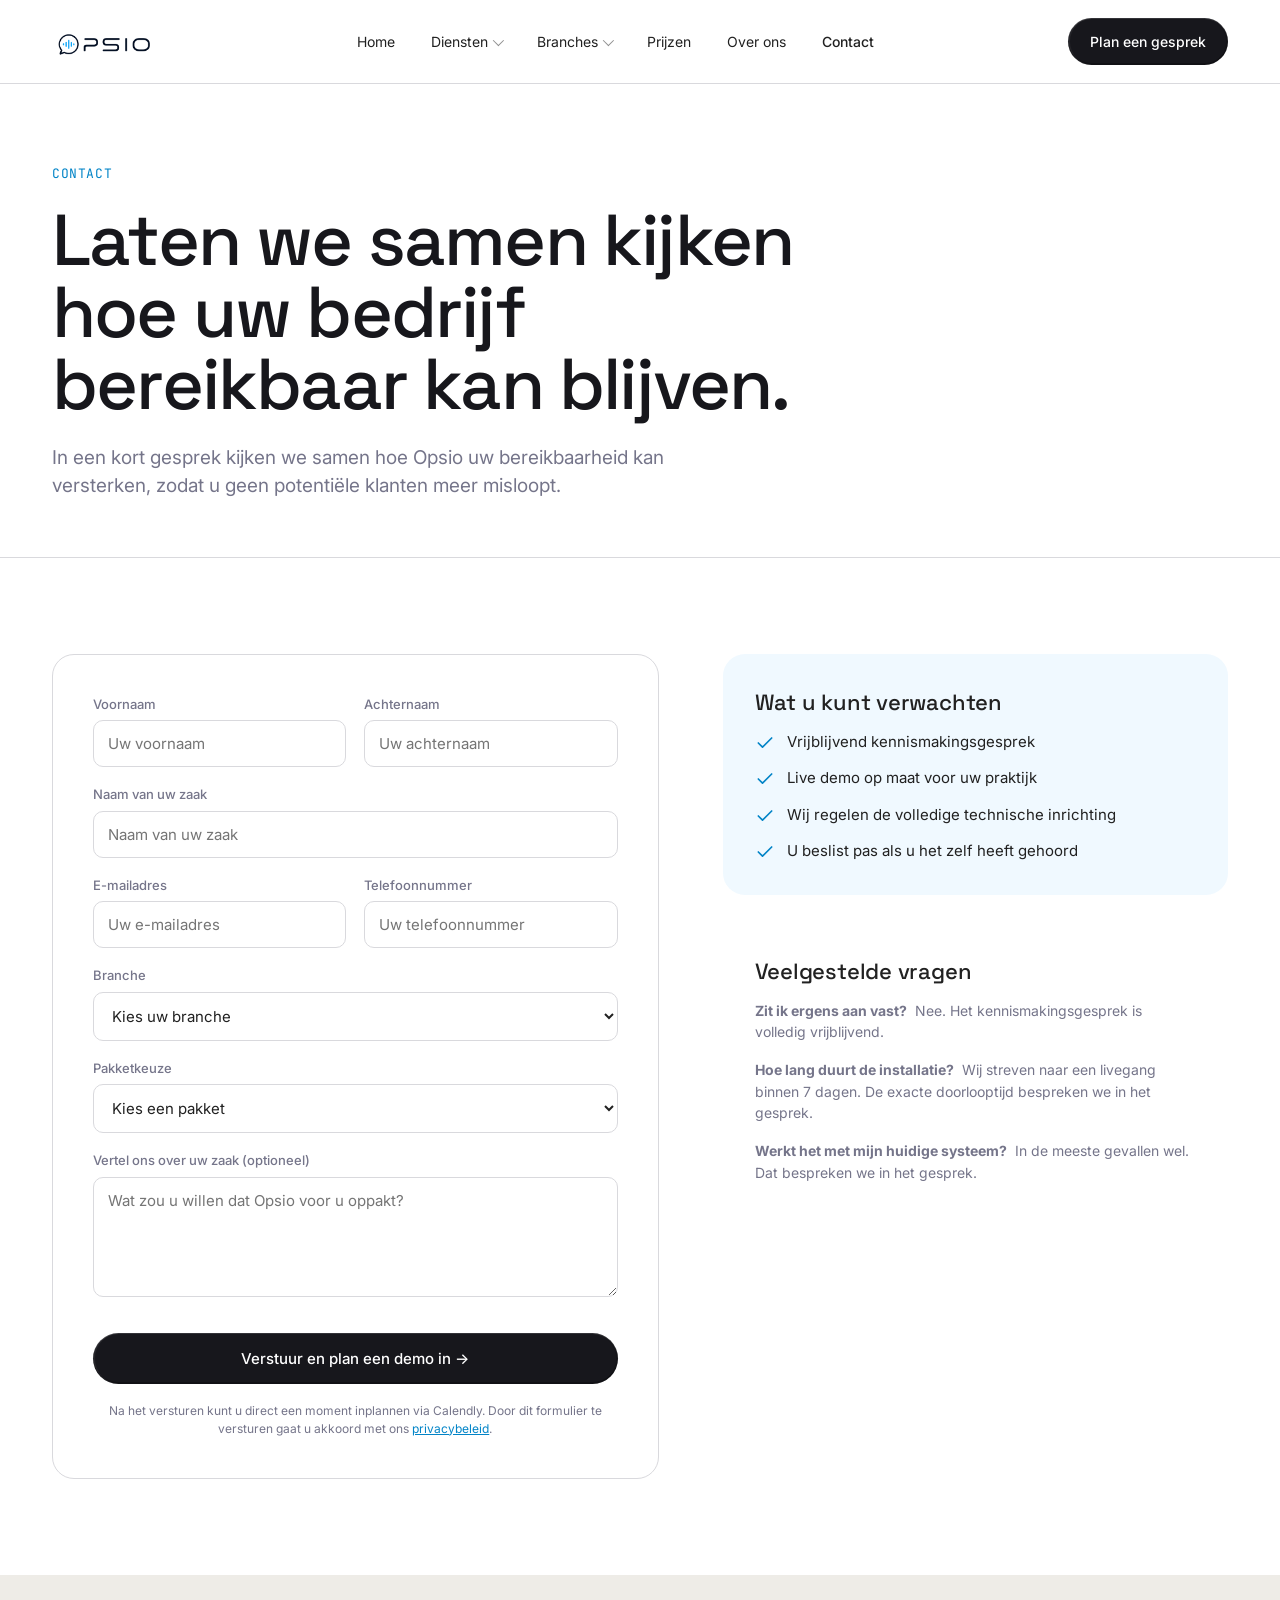
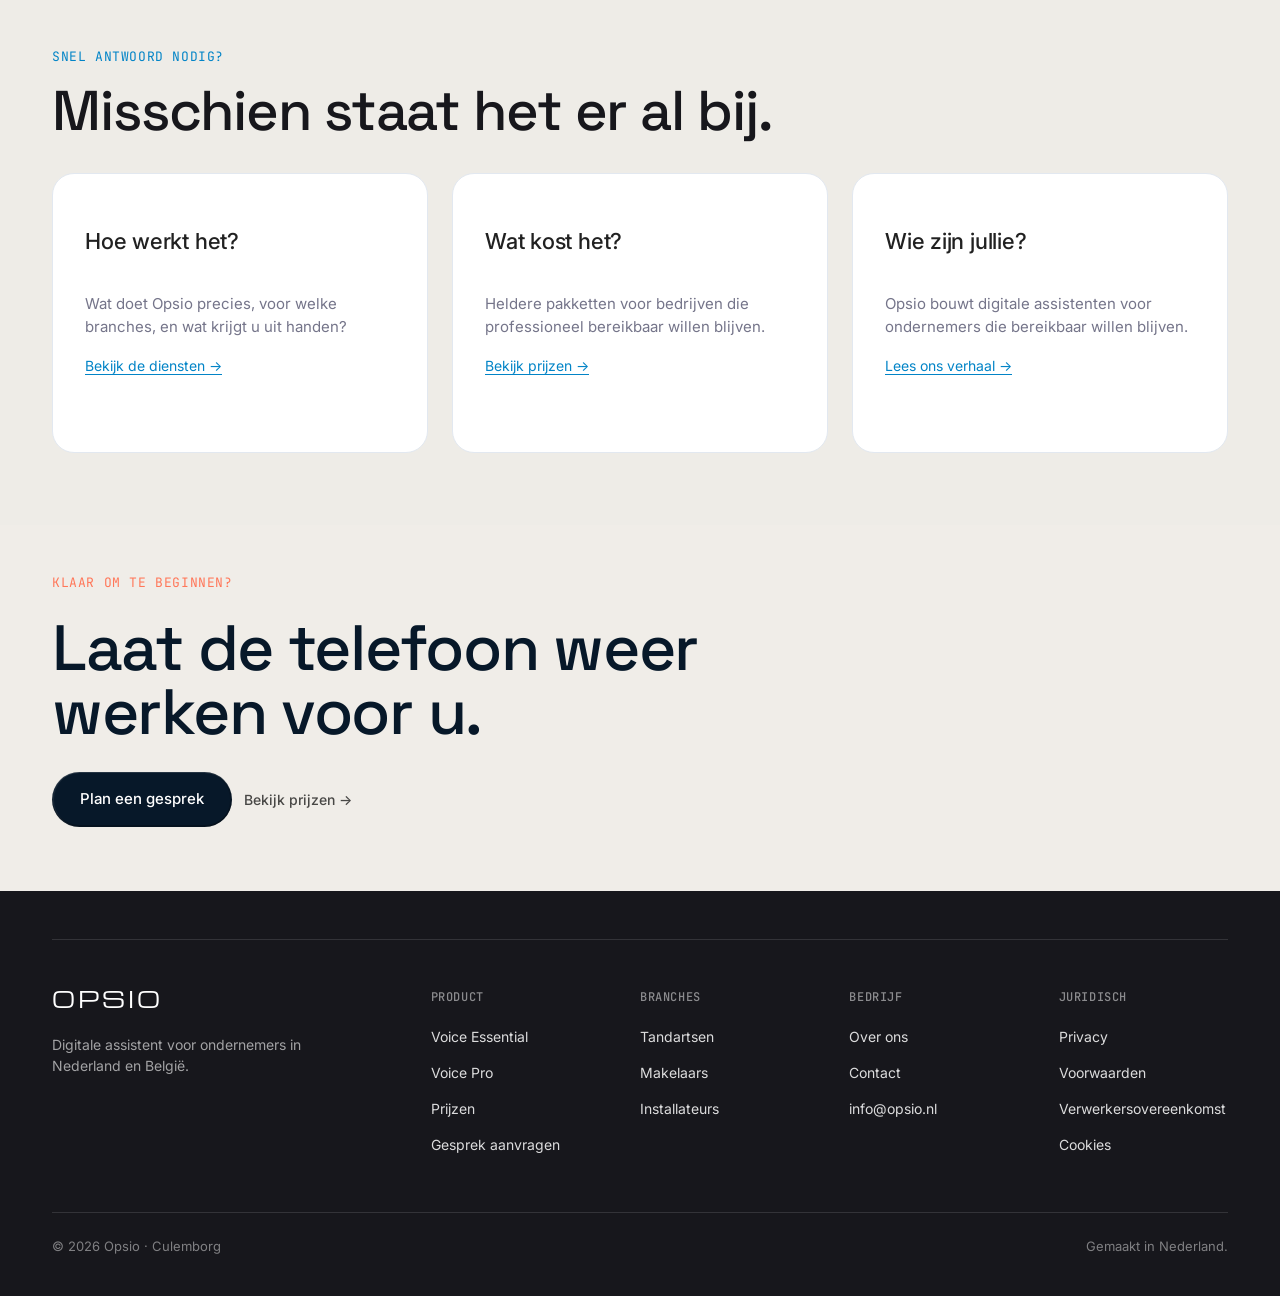
<file: contact.html>
<!DOCTYPE html>
<html lang="nl">
<head>
<script type="text/javascript" src="https://embeds.iubenda.com/widgets/6dcb9b32-bc2f-4510-ac9d-03ba5b0737de.js"></script>
<meta charset="UTF-8" />
<meta name="viewport" content="width=device-width, initial-scale=1.0" />
<title>Contact — Opsio</title>
<meta name="description" content="Benieuwd wat Opsio voor u kan doen? Plan een gesprek van 20 minuten. Geen verplichtingen, wel een duidelijk antwoord." />
<link rel="stylesheet" href="assets/site.css" />
<link rel="icon" href="assets/opsio_mark.svg" />
<script src="https://challenges.cloudflare.com/turnstile/v0/api.js" async defer></script>
</head>
<body>

<header class="nav-wrap">
  <nav class="nav">
    <a href="index.html" class="brand"><span class="brand-mark"></span><span>Opsio</span></a>
    <div class="nav-menu">
      <a href="index.html">Home</a>
      <div class="nav-dropdown">
        <button class="nav-dropdown-trigger">Diensten</button>
        <div class="nav-dropdown-menu">
          <a href="essential.html" class="nav-dropdown-item">Voice Essential</a>
          <a href="pro.html" class="nav-dropdown-item">Voice Pro</a>
          <a href="premium.html" class="nav-dropdown-item">Voice Premium</a>
        </div>
      </div>
      <div class="nav-dropdown">
        <button class="nav-dropdown-trigger">Branches</button>
        <div class="nav-dropdown-menu">
          <a href="tandartsen.html" class="nav-dropdown-item">Tandartsen &amp; praktijken</a>
          <a href="makelaars.html" class="nav-dropdown-item">Makelaars</a>
          <a href="installateurs.html" class="nav-dropdown-item">Installateurs &amp; vakbedrijven</a>
        </div>
      </div>
      <a href="prijzen.html">Prijzen</a>
      <a href="over-ons.html">Over ons</a>
      <a href="contact.html" class="active">Contact</a>
    </div>
    <div class="nav-cta">
<a href="#form" class="btn btn-primary">Plan een gesprek</a>
      <button class="nav-toggle" data-nav-toggle aria-label="Menu"><span></span><span></span><span></span></button>
    </div>
  </nav>
</header>

<main>

<section class="subhero">
  <div class="container">
    <div class="eyebrow">Contact</div>
    <h1>Laten we samen kijken hoe uw bedrijf bereikbaar kan blijven.</h1>
    <p>In een kort gesprek kijken we samen hoe Opsio uw bereikbaarheid kan versterken, zodat u geen potentiële klanten meer misloopt.</p>
  </div>
</section>

<section class="section" id="form">
  <div class="container">
    <div class="contact-grid">

      <form class="contact-form" action="https://api.web3forms.com/submit" method="POST">
        <input type="hidden" name="access_key" value="ba51a457-0553-42e8-af17-5520cc4d1195" />
        <input type="hidden" name="redirect" value="https://calendly.com/chris-opsio/30min" />
        <input type="hidden" name="subject" value="Nieuwe aanvraag via opsio.nl" />
        <input type="hidden" name="_next" value="https://calendly.com/chris-opsio/30min" />
        <div class="success-msg">Dank u, we nemen binnen één werkdag contact op.</div>

        <div class="field-row">
          <div class="field">
            <label for="firstname">Voornaam</label>
            <input id="firstname" name="voornaam" type="text" required placeholder="Uw voornaam" />
          </div>
          <div class="field">
            <label for="lastname">Achternaam</label>
            <input id="lastname" name="achternaam" type="text" required placeholder="Uw achternaam" />
          </div>
        </div>

        <div class="field">
          <label for="company">Naam van uw zaak</label>
          <input id="company" name="bedrijf" type="text" required placeholder="Naam van uw zaak" />
        </div>

        <div class="field-row">
          <div class="field">
            <label for="email">E-mailadres</label>
            <input id="email" name="email" type="email" required placeholder="Uw e-mailadres" />
          </div>
          <div class="field">
            <label for="phone">Telefoonnummer</label>
            <input id="phone" name="telefoon" type="tel" placeholder="Uw telefoonnummer" />
          </div>
        </div>

        <div class="field">
          <label for="branche">Branche</label>
          <select id="branche" name="branche">
            <option value="" disabled selected>Kies uw branche</option>
            <option>Tandarts of praktijk</option>
            <option>Fysiotherapie of kliniek</option>
            <option>Advocaat of financieel adviseur</option>
            <option>Makelaar of hypotheekadviseur</option>
            <option>Installatiebedrijf of vakbedrijf</option>
            <option>Schoonheidskliniek of premium salon</option>
            <option>Hospitality of hotel</option>
            <option>Anders</option>
          </select>
        </div>

        <div class="field">
          <label for="pakket">Pakketkeuze</label>
          <select id="pakket" name="pakket">
            <option value="">Kies een pakket</option>
            <option value="essential">Opsio Voice Essential — €399/maand</option>
            <option value="pro">Opsio Voice Pro — €599/maand</option>
            <option value="premium">Opsio Voice Premium — Vanaf €999/maand</option>
            <option value="weet_niet">Nog niet zeker</option>
          </select>
        </div>

        <div id="price-summary" style="display:none; background: var(--opsio-stone); border-radius: 12px; padding: 18px 20px; border: 1px solid var(--opsio-hairline);">
          <div style="font-size: 13px; font-family: var(--font-mono); text-transform: uppercase; letter-spacing: 0.4px; color: var(--opsio-slate); margin-bottom: 12px;">Uw selectie</div>
          <div style="display: flex; justify-content: space-between; align-items: center; margin-bottom: 6px;">
            <span style="font-size: 15px; color: var(--opsio-ink);">Maandbedrag</span>
            <strong id="price-monthly" style="font-size: 18px; color: var(--opsio-navy);">€0/mnd</strong>
          </div>
          <div style="display: flex; justify-content: space-between; align-items: center; padding-top: 8px; border-top: 1px solid var(--opsio-hairline);">
            <span style="font-size: 15px; color: var(--opsio-ink);">Eenmalige setup</span>
            <strong id="price-setup" style="font-size: 18px; color: var(--opsio-navy);">€0</strong>
          </div>
          <p style="font-size: 12px; color: var(--opsio-slate); margin: 10px 0 0;">Alle bedragen zijn excl. btw.</p>
        </div>

        <div class="field">
          <label for="message">Vertel ons over uw zaak (optioneel)</label>
          <textarea id="message" name="bericht" placeholder="Wat zou u willen dat Opsio voor u oppakt?"></textarea>
        </div>

        <div class="cf-turnstile" data-sitekey="0x4AAAAAADdnrW8Ffq0sJviE"></div>
        <button type="submit" class="btn btn-primary btn-lg" style="justify-content: center;">Verstuur en plan een demo in &rarr;</button>
        <p style="font-size: 12px; color: var(--opsio-slate); margin: 0; text-align: center;">Na het versturen kunt u direct een moment inplannen via Calendly. Door dit formulier te versturen gaat u akkoord met ons <a href="#" style="color: var(--opsio-action-blue);">privacybeleid</a>.</p>
      </form>

      <aside class="contact-aside" style="justify-content: flex-start; display: flex; flex-direction: column;">
        <div class="panel">
          <h3>Wat u kunt verwachten</h3>
          <ul class="service-list">
            <li><svg viewBox="0 0 24 24" stroke-linecap="round" stroke-linejoin="round"><polyline points="20 6 9 17 4 12"/></svg>Vrijblijvend kennismakingsgesprek</li>
            <li><svg viewBox="0 0 24 24" stroke-linecap="round" stroke-linejoin="round"><polyline points="20 6 9 17 4 12"/></svg>Live demo op maat voor uw praktijk</li>
            <li><svg viewBox="0 0 24 24" stroke-linecap="round" stroke-linejoin="round"><polyline points="20 6 9 17 4 12"/></svg>Wij regelen de volledige technische inrichting</li>
            <li><svg viewBox="0 0 24 24" stroke-linecap="round" stroke-linejoin="round"><polyline points="20 6 9 17 4 12"/></svg>U beslist pas als u het zelf heeft gehoord</li>
          </ul>
        </div>

        <div class="panel" style="background: none;">
          <h3>Veelgestelde vragen</h3>
          <div style="margin-top: 8px;">
            <p><strong>Zit ik ergens aan vast?</strong> &nbsp;Nee. Het kennismakingsgesprek is volledig vrijblijvend.</p>
            <p><strong>Hoe lang duurt de installatie?</strong> &nbsp;Wij streven naar een livegang binnen 7 dagen. De exacte doorlooptijd bespreken we in het gesprek.</p>
            <p><strong>Werkt het met mijn huidige systeem?</strong> &nbsp;In de meeste gevallen wel. Dat bespreken we in het gesprek.</p>
          </div>
        </div>
      </aside>

    </div>
  </div>
</section>

<section class="section tight" style="background: var(--opsio-stone);">
  <div class="container">
    <div class="section-eyebrow">Snel antwoord nodig?</div>
    <h2 class="section-title">Misschien staat het er al bij.</h2>
    <div class="features" style="margin-top: 32px;">
      <div class="feature" style="background: #fff;">
        <h3 class="feature-title">Hoe werkt het?</h3>
        <p class="feature-body">Wat doet Opsio precies, voor welke branches, en wat krijgt u uit handen?</p>
        <a href="tandartsen.html" style="color: var(--opsio-action-blue); font-size: 14px; text-decoration: underline; text-underline-offset: 3px;">Bekijk de diensten →</a>
      </div>
      <div class="feature" style="background: #fff;">
        <h3 class="feature-title">Wat kost het?</h3>
        <p class="feature-body">Heldere pakketten voor bedrijven die professioneel bereikbaar willen blijven.</p>
        <a href="prijzen.html" style="color: var(--opsio-action-blue); font-size: 14px; text-decoration: underline; text-underline-offset: 3px;">Bekijk prijzen →</a>
      </div>
      <div class="feature" style="background: #fff;">
        <h3 class="feature-title">Wie zijn jullie?</h3>
        <p class="feature-body">Opsio bouwt digitale assistenten voor ondernemers die bereikbaar willen blijven.</p>
        <a href="over-ons.html" style="color: var(--opsio-action-blue); font-size: 14px; text-decoration: underline; text-underline-offset: 3px;">Lees ons verhaal →</a>
      </div>
    </div>
  </div>
</section>

</main>

<section class="prefooter-cta">
  <div class="container">
    <div class="footer-eyebrow">Klaar om te beginnen?</div>
    <h2 class="footer-headline">Laat de telefoon weer werken voor u.</h2>
    <div class="footer-cta">
      <a href="contact.html" class="btn btn-primary btn-lg">Plan een gesprek</a>
      <a href="prijzen.html" class="btn btn-ghost" style="color: rgba(0,0,0,0.7);">Bekijk prijzen &rarr;</a>
    </div>
  </div>
</section>

<footer class="footer">
  <div class="container">
    <div class="footer-grid">
      <div class="footer-brand-block">
        <div class="footer-text-logo">OPSIO</div>
        <p>Digitale assistent voor ondernemers in Nederland en België.</p>
      </div>
      <div class="footer-col">
        <h4>Product</h4>
        <ul>
          <li><a href="essential.html">Voice Essential</a></li>
          <li><a href="pro.html">Voice Pro</a></li>
          <li><a href="prijzen.html">Prijzen</a></li>
          <li><a href="contact.html">Gesprek aanvragen</a></li>
        </ul>
      </div>
      <div class="footer-col">
        <h4>Branches</h4>
        <ul>
          <li><a href="tandartsen.html">Tandartsen</a></li>
          <li><a href="makelaars.html">Makelaars</a></li>
          <li><a href="installateurs.html">Installateurs</a></li>
        </ul>
      </div>
      <div class="footer-col">
        <h4>Bedrijf</h4>
        <ul>
          <li><a href="over-ons.html">Over ons</a></li>
          <li><a href="contact.html">Contact</a></li>
          <li><a href="mailto:info@opsio.nl">info@opsio.nl</a></li>
        </ul>
      </div>
      <div class="footer-col">
        <h4>Juridisch</h4>
        <ul>
          <li><a href="privacy.html">Privacy</a></li>
          <li><a href="voorwaarden.html">Voorwaarden</a></li>
          <li><a href="verwerkersovereenkomst.html">Verwerkersovereenkomst</a></li>
          <li><a href="#cookie-preferences" data-iubenda-preferences>Cookies</a></li>
        </ul>
      </div>
    </div>
    <div class="footer-bottom">
      <span>&copy; 2026 Opsio &middot; Culemborg</span>
      <span>Gemaakt in Nederland.</span>
    </div>
  </div>
</footer>

<script src="assets/site.js"></script>
<script>
  const params = new URLSearchParams(window.location.search);
  const pakket = params.get('pakket');
  if (pakket) {
    const select = document.getElementById('pakket');
    if (select) select.value = pakket;
  }

  const prijzen = {
    essential: { monthly: 399, setup: 449 },
    pro:       { monthly: 599, setup: 799 },
    premium:   { monthly: 999, setup: 1499 },
    weet_niet: { monthly: 0,   setup: 0   }
  };

  function updatePrice() {
    const pakketVal = document.getElementById('pakket').value;
    const prijs = prijzen[pakketVal] || { monthly: 0, setup: 0 };

    const summary = document.getElementById('price-summary');
    if (pakketVal && pakketVal !== 'weet_niet') {
      summary.style.display = 'block';
      document.getElementById('price-monthly').textContent = '€' + prijs.monthly + '/mnd';
      document.getElementById('price-setup').textContent = '€' + prijs.setup;
    } else {
      summary.style.display = 'none';
    }
  }

  document.getElementById('pakket').addEventListener('change', updatePrice);

  if (pakket) updatePrice();
</script>
<script>
document.querySelector('.contact-form').addEventListener('submit', async function(e) {
  e.preventDefault();
  const form = e.target;
  const data = new FormData(form);
  const response = await fetch('https://api.web3forms.com/submit', {
    method: 'POST',
    body: data
  });
  if (response.ok) {
    window.location.href = 'https://calendly.com/chris-opsio/30min';
  } else {
    alert('Er is iets misgegaan. Probeer het opnieuw of mail naar info@opsio.nl');
  }
});
</script>
</body>
</html>
</file>
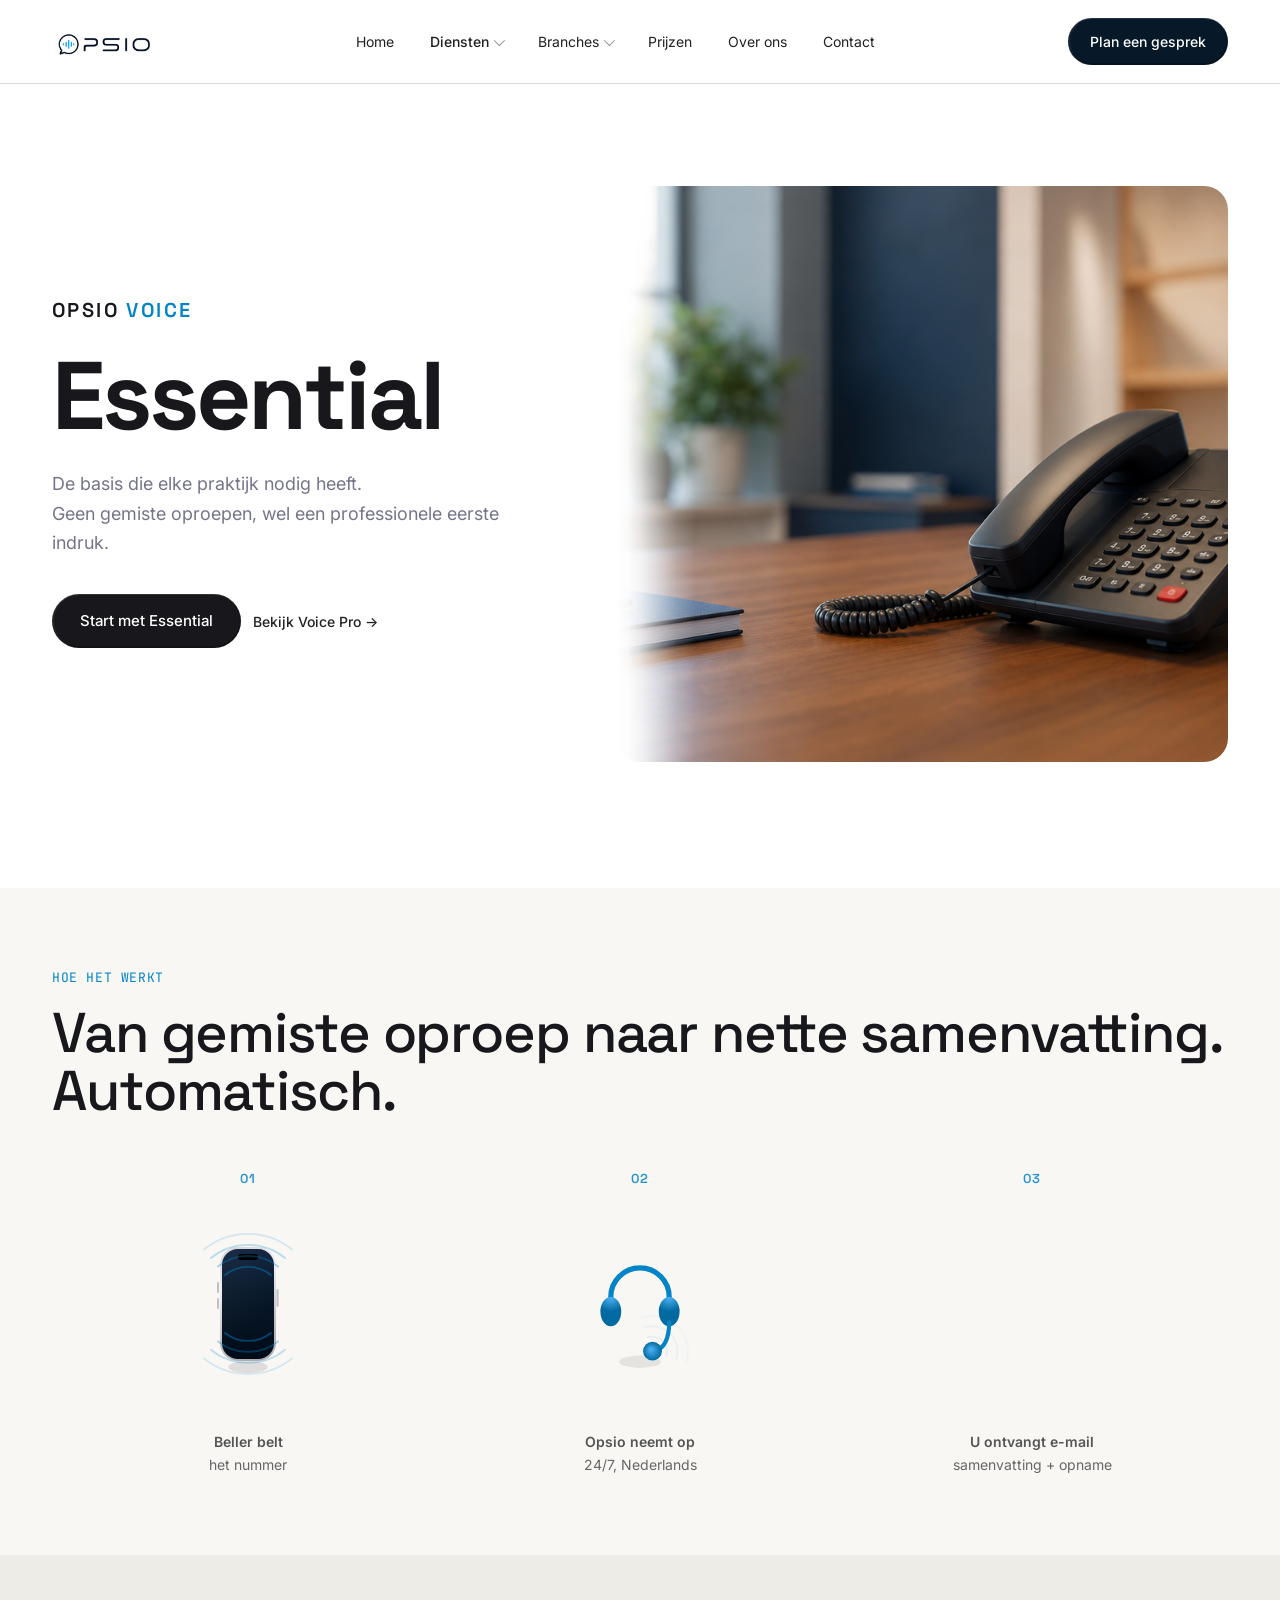
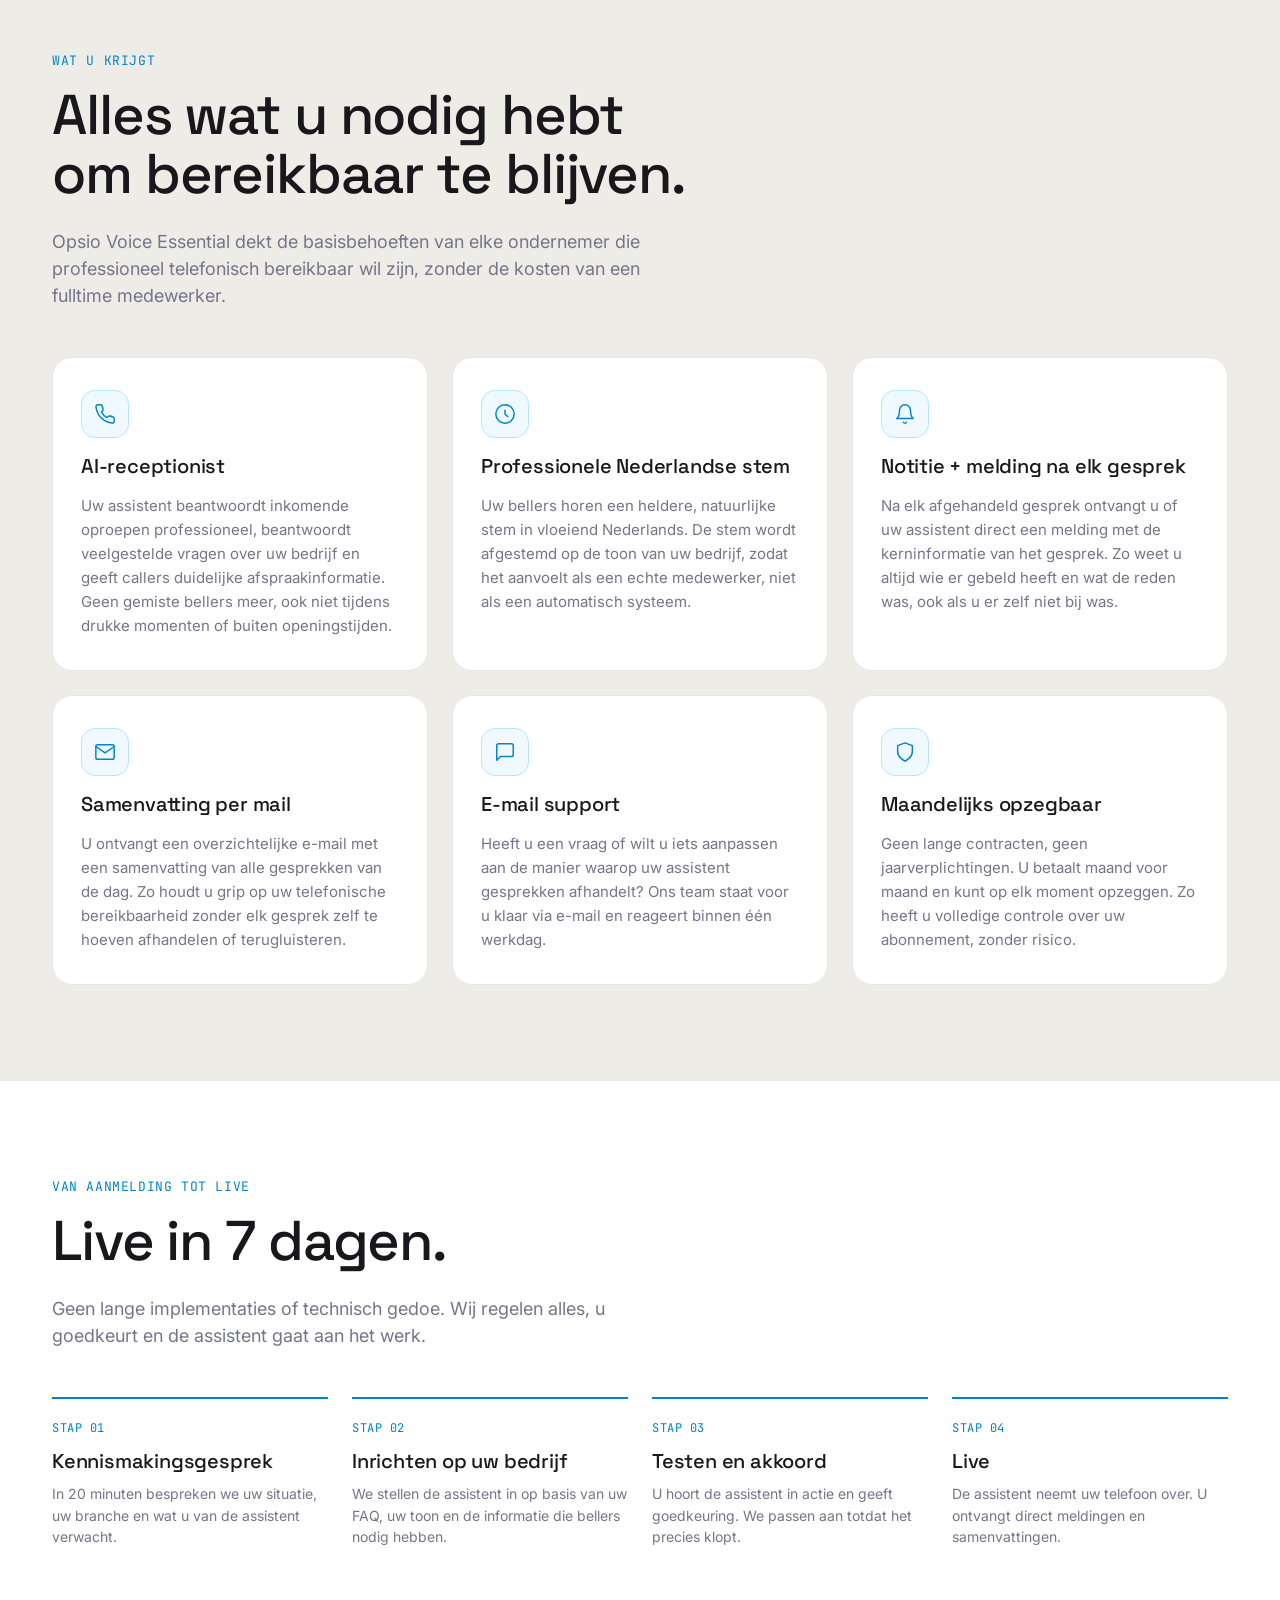
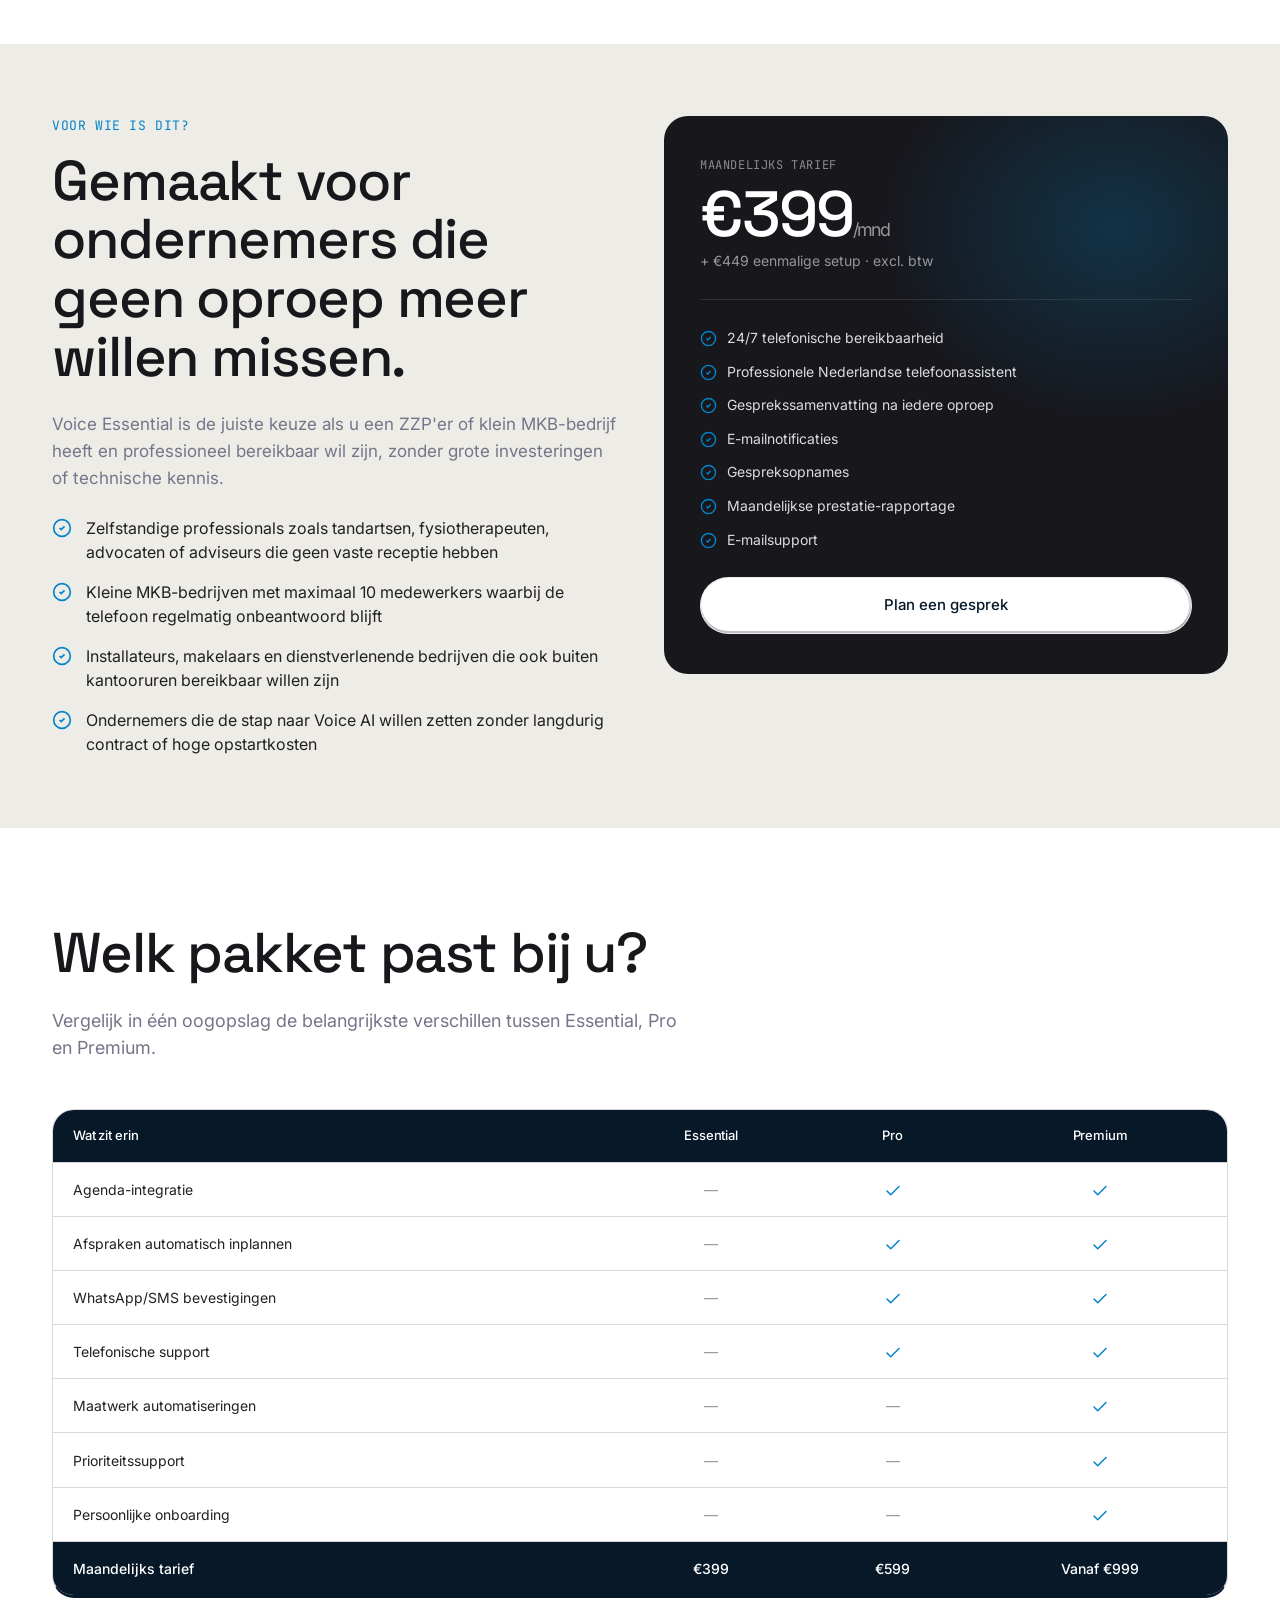
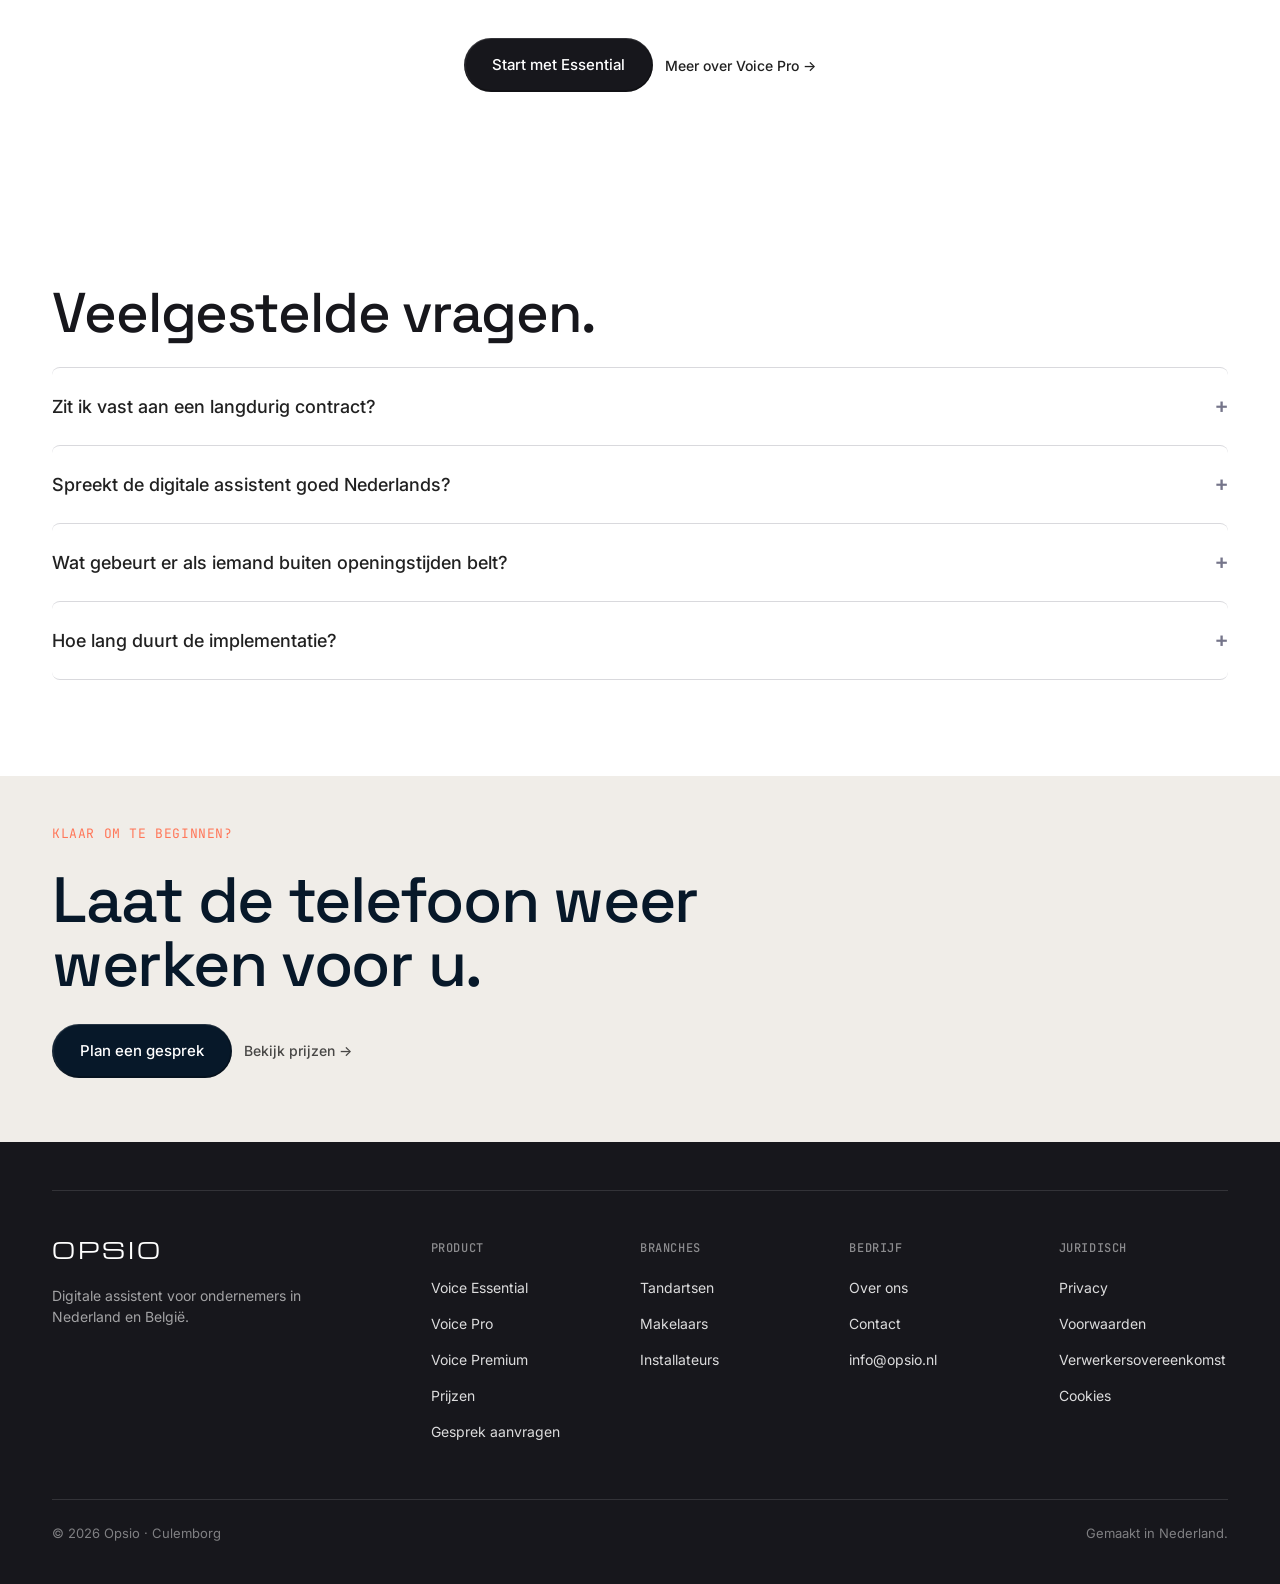
<file: essential.html>
<!DOCTYPE html>
<html lang="nl">
<head>
<meta charset="utf-8">
<meta name="viewport" content="width=device-width, initial-scale=1">
<script type="text/javascript" src="https://embeds.iubenda.com/widgets/6dcb9b32-bc2f-4510-ac9d-03ba5b0737de.js"></script>
<title>Opsio Voice Essential — AI-receptionist voor €399/maand</title>
<meta name="description" content="Opsio Voice Essential: een professionele AI-receptionist die uw telefoon beantwoordt, FAQ's afhandelt en elke beller netjes opvolgt. Maandelijks opzegbaar vanaf €399." />
<meta name="robots" content="index, follow" />
<link rel="canonical" href="https://opsio.nl/essential.html" />

<meta property="og:title" content="Opsio Voice Essential — AI-receptionist vanaf €399/maand" />
<meta property="og:description" content="Nooit meer een gemiste oproep. Opsio Voice Essential beantwoordt uw telefoon 24/7 in vloeiend Nederlands." />
<meta property="og:type" content="website" />
<meta property="og:url" content="https://opsio.nl/essential.html" />
<meta property="og:image" content="https://opsio.nl/pexels-artyusufpatel-9330906.jpg" />

<script type="application/ld+json">
{
  "@context": "https://schema.org",
  "@type": "Product",
  "name": "Opsio Voice Essential",
  "description": "AI-receptionist die inkomende gesprekken beantwoordt, FAQ's afhandelt en na elk gesprek een notitie en samenvatting stuurt.",
  "brand": { "@type": "Brand", "name": "Opsio" },
  "offers": {
    "@type": "Offer",
    "price": "399",
    "priceCurrency": "EUR",
    "priceValidUntil": "2027-01-01",
    "availability": "https://schema.org/InStock"
  }
}
</script>

<link rel="preconnect" href="https://fonts.googleapis.com">
<link rel="preconnect" href="https://fonts.gstatic.com" crossorigin>
<link rel="stylesheet" href="assets/site.css" />
<link rel="icon" href="assets/opsio_mark.svg" />

<style>
@keyframes pulse {
  0%   { box-shadow: 0 0 0 0 rgba(125,211,252,0.5); }
  100% { box-shadow: 0 0 0 8px rgba(125,211,252,0); }
}
.nav-cta .btn-primary {
  background: #071829;
  color: #fff;
  border: none;
}

.skip-link {
  position: absolute;
  top: 12px;
  left: 16px;
  z-index: 1000;
  transform: translateY(-160%);
  background: #071829;
  color: #fff;
  text-decoration: none;
  font-weight: 500;
  padding: 10px 14px;
  border-radius: 999px;
}
.skip-link:focus {
  transform: translateY(0);
  outline: 2px solid #0284C7;
  outline-offset: 2px;
}
.sr-only {
  position: absolute;
  width: 1px;
  height: 1px;
  padding: 0;
  margin: -1px;
  overflow: hidden;
  clip: rect(0, 0, 0, 0);
  white-space: nowrap;
  border: 0;
}
.btn,
.btn-primary,
.btn-ghost,
.nav-toggle {
  touch-action: manipulation;
}
.btn-ghost {
  min-height: 44px;
  align-items: center;
}

/* Pricing card in hero */
.pkg-price-card {
  background: var(--opsio-near-black);
  border-radius: 24px;
  padding: 40px 36px;
  color: #fff;
  position: relative;
  overflow: hidden;
}
.pkg-price-card::before {
  content: '';
  position: absolute;
  inset: 0;
  background: radial-gradient(60% 50% at 80% 20%, rgba(2,132,199,0.25), transparent 70%);
  pointer-events: none;
}
.pkg-price-card > * { position: relative; z-index: 1; }
.pkg-price-label {
  font-family: var(--font-mono);
  font-size: 12px;
  letter-spacing: 0.6px;
  text-transform: uppercase;
  color: rgba(255,255,255,0.5);
  margin-bottom: 8px;
}
.pkg-price-num {
  font-family: var(--font-display);
  font-size: 64px;
  line-height: 1;
  letter-spacing: -0.03em;
  font-weight: 500;
  color: #fff;
  margin-bottom: 4px;
}
.pkg-price-num small {
  font-size: 18px;
  font-family: var(--font-body);
  font-weight: 400;
  color: rgba(255,255,255,0.55);
}
.pkg-price-setup {
  font-size: 14px;
  color: rgba(255,255,255,0.55);
  margin-bottom: 28px;
  padding-bottom: 28px;
  border-bottom: 1px solid rgba(255,255,255,0.1);
}
.pkg-price-items {
  display: grid;
  gap: 14px;
  margin-bottom: 28px;
}
.pkg-price-item {
  display: flex;
  align-items: flex-start;
  gap: 10px;
  font-size: 14px;
  color: rgba(255,255,255,0.85);
  line-height: 1.4;
}
.pkg-price-item svg {
  width: 17px; height: 17px;
  stroke: #0284C7;
  fill: none;
  stroke-width: 2;
  flex-shrink: 0;
  margin-top: 2px;
}
.pkg-price-card .btn {
  width: 100%;
  justify-content: center;
}
.pkg-price-card .btn-primary {
  background: #fff;
  color: var(--opsio-near-black);
}
.btn.plan-cta {
  background: #fff;
  color: #071829;
  border: 1px solid rgba(7, 24, 41, 0.08);
}
.btn.plan-cta:hover {
  background: #f8fafc;
}
.pkg-price-card .btn-primary:hover { background: #eee; }

/* ── Feature cards ── */
.feature-detail-grid {
  display: grid;
  grid-template-columns: repeat(3, 1fr);
  gap: 24px;
  margin-top: 48px;
}
.feature-detail {
  border-radius: 20px;
  border: 1px solid #E2E8F0;
  background: #fff;
  padding: 32px 28px;
  display: flex;
  flex-direction: column;
  gap: 16px;
  transition: transform 240ms cubic-bezier(0.22,1,0.36,1), box-shadow 240ms;
}
.feature-detail:hover {
  box-shadow: 0 16px 40px -16px rgba(0,0,0,0.10);
}
.feature-detail-icon {
  width: 48px; height: 48px;
  border-radius: 14px;
  background: #F0F9FF;
  border: 1px solid #BAE6FD;
  display: flex;
  align-items: center;
  justify-content: center;
}
.feature-detail-icon svg {
  width: 22px; height: 22px;
  stroke: #0284C7;
  fill: none;
  stroke-width: 1.6;
  stroke-linecap: round;
  stroke-linejoin: round;
}
.feature-detail h3 {
  font-family: var(--font-display);
  font-size: 20px;
  font-weight: 500;
  letter-spacing: -0.01em;
  margin: 0;
  line-height: 1.2;
  color: var(--opsio-near-black);
}
.feature-detail p {
  font-size: 15px;
  line-height: 1.6;
  color: var(--opsio-slate);
  margin: 0;
}

/* ── Voor wie ── */
.voor-wie-grid {
  display: grid;
  grid-template-columns: 1fr 1fr;
  gap: 48px;
  align-items: start;
}
.voor-wie-list {
  list-style: none;
  padding: 0;
  margin: 24px 0 0;
  display: grid;
  gap: 16px;
}
.voor-wie-list li {
  display: flex;
  align-items: flex-start;
  gap: 14px;
  font-size: 16px;
  line-height: 1.5;
  color: var(--opsio-ink);
}
.voor-wie-list li svg {
  width: 20px; height: 20px;
  stroke: #0284C7;
  fill: none;
  stroke-width: 2;
  flex-shrink: 0;
  margin-top: 2px;
}

/* ── Hoe het werkt (steps) ── */
.pkg-steps {
  display: grid;
  grid-template-columns: repeat(4, 1fr);
  gap: 24px;
  margin-top: 48px;
}
.pkg-step {
  border-top: 2px solid #0284C7;
  padding-top: 20px;
}
.pkg-step-num {
  font-family: var(--font-mono);
  font-size: 12px;
  letter-spacing: 0.5px;
  color: #0284C7;
  text-transform: uppercase;
  margin-bottom: 12px;
}
.pkg-step h3 {
  font-family: var(--font-display);
  font-size: 20px;
  font-weight: 500;
  letter-spacing: -0.01em;
  margin: 0 0 10px;
  color: var(--opsio-near-black);
  line-height: 1.2;
}
.pkg-step p {
  font-size: 14px;
  color: var(--opsio-slate);
  line-height: 1.55;
  margin: 0;
}

/* ── Responsive (legacy pakket-hero) ── */
@media (max-width: 960px) {
  .feature-detail-grid { grid-template-columns: 1fr; }
  .voor-wie-grid { grid-template-columns: 1fr; }
  .pkg-steps { grid-template-columns: 1fr 1fr; gap: 20px; }
}
@media (max-width: 540px) {
  .pkg-steps { grid-template-columns: 1fr; }
  .pkg-price-num { font-size: 48px; }
}
@media (max-width: 768px) {
  .process-flow {
    margin-top: 32px;
    margin-left: 0;
    margin-right: 0;
  }
  .process-scroll {
    scroll-snap-type: x mandatory;
    margin: 0 -20px;
    padding: 0 20px 8px;
  }
  .process-step {
    scroll-snap-align: start;
    scroll-snap-stop: always;
    text-align: center;
  }
  .process-step canvas {
    max-width: 100%;
  }
}

/* ── Essential-hero: gradient override (alleen horizontale fade, geen radial vignette) ── */
.ess-hero .industry-hero-image-fade img {
  -webkit-mask-image: linear-gradient(
    to right,
    transparent 0%,
    rgba(0, 0, 0, 0.04) 2%,
    rgba(0, 0, 0, 0.18) 4%,
    rgba(0, 0, 0, 0.5) 7%,
    rgba(0, 0, 0, 0.82) 10%,
    #000 13%
  );
  mask-image: linear-gradient(
    to right,
    transparent 0%,
    rgba(0, 0, 0, 0.04) 2%,
    rgba(0, 0, 0, 0.18) 4%,
    rgba(0, 0, 0, 0.5) 7%,
    rgba(0, 0, 0, 0.82) 10%,
    #000 13%
  );
  -webkit-mask-composite: source-over;
  mask-composite: add;
  -webkit-mask-size: 100% 100%;
  mask-size: 100% 100%;
}
@media (max-width: 860px) {
  .ess-hero .industry-hero-image-fade img {
    -webkit-mask-image: linear-gradient(
      to bottom,
      #000 0%,
      #000 68%,
      rgba(0, 0, 0, 0.72) 78%,
      rgba(0, 0, 0, 0.28) 90%,
      transparent 100%
    );
    mask-image: linear-gradient(
      to bottom,
      #000 0%,
      #000 68%,
      rgba(0, 0, 0, 0.72) 78%,
      rgba(0, 0, 0, 0.28) 90%,
      transparent 100%
    );
    -webkit-mask-composite: source-over;
    mask-composite: add;
    -webkit-mask-size: 100% 100%;
    mask-size: 100% 100%;
  }
}

/* ── Nieuwe hero (links: logo/titel, rechts: foto) ── */
.ess-hero {
  background: #fff;
  padding: 48px 0 72px;
}
.ess-hero-grid {
  min-height: clamp(580px, 76vh, 800px);
  display: grid;
  grid-template-columns: minmax(0, 45fr) minmax(0, 55fr);
  align-items: center;
  gap: clamp(40px, 5vw, 72px);
}
.ess-logo-lockup {
  display: flex;
  align-items: center;
  gap: 14px;
  margin-bottom: 32px;
}
.ess-logo-text {
  font-family: var(--font-display);
  font-size: 20px;
  font-weight: 600;
  letter-spacing: 0.12em;
  text-transform: uppercase;
  color: var(--opsio-near-black);
  line-height: 1;
}
.ess-logo-voice { color: #0284C7; }
.ess-hero-copy h1 {
  font-family: var(--font-display);
  font-size: clamp(60px, 7.5vw, 100px);
  font-weight: 700;
  line-height: 0.93;
  letter-spacing: -0.03em;
  color: var(--opsio-near-black);
  margin: 0 0 28px;
}
.ess-hero-copy > p {
  font-size: 18px;
  color: var(--opsio-slate);
  line-height: 1.65;
  max-width: 460px;
  margin: 0;
}
.ess-hero-actions {
  display: flex;
  flex-wrap: wrap;
  gap: 12px;
  margin-top: 36px;
}
/* Mobile */
@media (max-width: 860px) {
  .ess-hero { padding: 32px 0 48px; }
  .ess-hero-grid {
    grid-template-columns: 1fr;
    min-height: auto;
    gap: 36px;
  }
  .ess-hero-copy h1 { font-size: clamp(48px, 13vw, 72px); }
  .ess-hero-copy > p { max-width: 100%; }
  .dentist-hero-image { height: clamp(260px, 52vw, 420px); }
}
</style>
</head>
<body>
<a class="skip-link" href="#main-content">Ga naar hoofdinhoud</a>

<header class="nav-wrap">
  <nav class="nav">
    <a href="index.html" class="brand"><span class="brand-mark"></span><span>Opsio</span></a>
    <div class="nav-menu">
      <a href="index.html">Home</a>
      <div class="nav-dropdown">
        <button class="nav-dropdown-trigger active">Diensten</button>
        <div class="nav-dropdown-menu">
          <a href="essential.html" class="nav-dropdown-item active">Voice Essential</a>
          <a href="pro.html" class="nav-dropdown-item">Voice Pro</a>
          <a href="premium.html" class="nav-dropdown-item">Voice Premium</a>
        </div>
      </div>
      <div class="nav-dropdown">
        <button class="nav-dropdown-trigger">Branches</button>
        <div class="nav-dropdown-menu">
          <a href="tandartsen.html" class="nav-dropdown-item">Tandartsen &amp; praktijken</a>
          <a href="makelaars.html" class="nav-dropdown-item">Makelaars</a>
          <a href="installateurs.html" class="nav-dropdown-item">Installateurs &amp; vakbedrijven</a>
        </div>
      </div>
      <a href="prijzen.html">Prijzen</a>
      <a href="over-ons.html">Over ons</a>
      <a href="contact.html">Contact</a>
    </div>
    <div class="nav-cta">
      <a href="contact.html?pakket=essential" class="btn btn-primary">Plan een gesprek</a>
      <button class="nav-toggle" data-nav-toggle aria-label="Menu"><span></span><span></span><span></span></button>
    </div>
  </nav>
</header>

<main id="main-content">

<section class="ess-hero">
  <div class="container ess-hero-grid">

    <div class="ess-hero-copy">
      <div class="ess-logo-lockup">
        <span class="ess-logo-text">OPSIO <span class="ess-logo-voice">VOICE</span></span>
      </div>
      <h1>Essential</h1>
      <p>De basis die elke praktijk nodig heeft.<br>Geen gemiste oproepen, wel een professionele eerste indruk.</p>
      <div class="ess-hero-actions">
        <a href="contact.html?pakket=essential" class="btn btn-primary btn-lg">Start met Essential</a>
        <a href="pro.html" class="btn btn-ghost">Bekijk Voice Pro →</a>
      </div>
    </div>

    <figure class="dentist-image dentist-hero-image industry-hero-image-fade">
      <img src="assets/essential-hero.png" alt="Bureau met telefoon — Opsio Voice Essential" width="1280" height="853" fetchpriority="high" />
    </figure>

  </div>
</section>

<section class="process-section" style="padding: 80px 0; background: #f8f7f4; position: relative; overflow: hidden;">
  <div class="container">
    <div class="section-eyebrow">Hoe het werkt</div>
    <h2 class="section-title">Van gemiste oproep naar nette samenvatting.<br>Automatisch.</h2>
    <div class="process-flow">
      <div class="process-scroll">
        <canvas id="ess-proc-conn"></canvas>
        <div class="process-row">
          <div class="process-step">
            <div class="process-step-num">01</div>
            <canvas id="ess-proc-c1" width="120" height="200"></canvas>
            <div class="process-step-title">Beller belt</div>
            <div class="process-step-subtitle">het nummer</div>
          </div>
          <div class="process-step">
            <div class="process-step-num">02</div>
            <canvas id="ess-proc-c2" width="120" height="200"></canvas>
            <div class="process-step-title">Opsio neemt op</div>
            <div class="process-step-subtitle">24/7, Nederlands</div>
          </div>
          <div class="process-step">
            <div class="process-step-num">03</div>
            <canvas id="ess-proc-c3" width="120" height="200"></canvas>
            <div class="process-step-title">U ontvangt e-mail</div>
            <div class="process-step-subtitle">samenvatting + opname</div>
          </div>
        </div>
      </div>
    </div>
  </div>
</section>

<script>
(function() {
  if (window.matchMedia('(prefers-reduced-motion: reduce)').matches) return;
  var dpr = window.devicePixelRatio || 1;
  function setupHD(id) {
    var c = document.getElementById(id);
    if (!c) return null;
    var w = c.offsetWidth, h = c.offsetHeight;
    c.width = w*dpr; c.height = h*dpr;
    var ctx = c.getContext('2d');
    ctx.scale(dpr, dpr);
    return { ctx:ctx, w:w, h:h };
  }

  function easeOutBack(t) { var c=1.70158; return 1+(c+1)*Math.pow(t-1,3)+c*Math.pow(t-1,2); }
  function easeInOut(t) { return t<0.5?2*t*t:-1+(4-2*t)*t; }
  function clamp(v,a,b) { return Math.max(a,Math.min(b,v)); }

  var N = 3;
  var CYCLE = N * 1500;
  var stepInterval = CYCLE / N;
  var iconTimes = [0, stepInterval, stepInterval*2];
  var arrowTimes = [stepInterval*0.5, stepInterval*1.5];
  var arrowDur = 500;

  function drawIphone(ctx, w, h, t, floatY) {
    ctx.clearRect(0,0,w,h);
    var cx=w/2, cy=h/2+floatY, ph=110, pw=52, r=16, bezel=2;
    ctx.beginPath(); ctx.ellipse(cx, cy+ph/2+8, pw*0.38, 6, 0, 0, Math.PI*2);
    ctx.fillStyle='rgba(0,0,0,0.10)'; ctx.fill();
    ctx.beginPath(); ctx.roundRect(cx-pw/2-bezel, cy-ph/2-bezel, pw+bezel*2, ph+bezel*2, r+bezel);
    var frame=ctx.createLinearGradient(cx-pw/2, cy-ph/2, cx+pw/2, cy+ph/2);
    frame.addColorStop(0,'#d4d4d8'); frame.addColorStop(0.3,'#f0f0f2'); frame.addColorStop(0.7,'#c0c0c4'); frame.addColorStop(1,'#a8a8ac');
    ctx.fillStyle=frame; ctx.fill();
    ctx.beginPath(); ctx.roundRect(cx-pw/2, cy-ph/2, pw, ph, r);
    var screen=ctx.createLinearGradient(cx, cy-ph/2, cx, cy+ph/2);
    screen.addColorStop(0,'#0d1f3c'); screen.addColorStop(0.4,'#071829'); screen.addColorStop(1,'#030c18');
    ctx.fillStyle=screen; ctx.fill();
    var shimmer=ctx.createLinearGradient(cx-pw/2, cy-ph/2, cx+pw/2, cy);
    shimmer.addColorStop(0,'rgba(255,255,255,0.06)'); shimmer.addColorStop(1,'rgba(255,255,255,0)');
    ctx.beginPath(); ctx.roundRect(cx-pw/2, cy-ph/2, pw, ph, r); ctx.fillStyle=shimmer; ctx.fill();
    var diW=20+Math.sin(t*5)*2;
    ctx.beginPath(); ctx.roundRect(cx-diW/2, cy-ph/2+5, diW, 6, 3); ctx.fillStyle='#000'; ctx.fill();
    var wa=(Math.sin(t*4)+1)/2;
    for (var i=1; i<=4; i++) {
      var alpha=wa*(0.55-i*0.10);
      ctx.beginPath(); ctx.arc(cx, cy, pw/2+i*11, -Math.PI*0.72, -Math.PI*0.28);
      ctx.strokeStyle='rgba(2,132,199,'+alpha+')'; ctx.lineWidth=1.8; ctx.stroke();
      ctx.beginPath(); ctx.arc(cx, cy, pw/2+i*11, Math.PI*0.28, Math.PI*0.72);
      ctx.strokeStyle='rgba(2,132,199,'+alpha+')'; ctx.stroke();
    }
    [cy-22, cy-6].forEach(function(by) {
      ctx.beginPath(); ctx.roundRect(cx-pw/2-bezel-3, by, 2, 11, 1); ctx.fillStyle='#c0c0c4'; ctx.fill();
    });
    ctx.beginPath(); ctx.roundRect(cx+pw/2+bezel+0.5, cy-15, 2, 18, 1); ctx.fillStyle='#c0c0c4'; ctx.fill();
  }

  function drawHeadset(ctx, w, h, t, floatY) {
    ctx.clearRect(0,0,w,h);
    var cx=w/2, cy=h/2+floatY+8;
    ctx.beginPath(); ctx.ellipse(cx, cy+52, 20, 6, 0, 0, Math.PI*2);
    ctx.fillStyle='rgba(0,0,0,0.08)'; ctx.fill();
    ctx.beginPath(); ctx.arc(cx, cy-10, 28, Math.PI, 0, false);
    ctx.strokeStyle='#0284C7'; ctx.lineWidth=5; ctx.lineCap='round'; ctx.stroke();
    var lg=ctx.createRadialGradient(cx-28, cy-10, 0, cx-28, cy-10, 14);
    lg.addColorStop(0,'#4eb5f7'); lg.addColorStop(1,'#0369a1');
    ctx.beginPath(); ctx.ellipse(cx-28, cy+4, 10, 14, 0, 0, Math.PI*2); ctx.fillStyle=lg; ctx.fill();
    var rg=ctx.createRadialGradient(cx+28, cy-10, 0, cx+28, cy-10, 14);
    rg.addColorStop(0,'#4eb5f7'); rg.addColorStop(1,'#0369a1');
    ctx.beginPath(); ctx.ellipse(cx+28, cy+4, 10, 14, 0, 0, Math.PI*2); ctx.fillStyle=rg; ctx.fill();
    ctx.beginPath(); ctx.moveTo(cx+28, cy+14); ctx.quadraticCurveTo(cx+28, cy+38, cx+14, cy+42);
    ctx.strokeStyle='#0284C7'; ctx.lineWidth=4; ctx.lineCap='round'; ctx.stroke();
    var mg=ctx.createRadialGradient(cx+10, cy+40, 0, cx+12, cy+42, 9);
    mg.addColorStop(0,'#4eb5f7'); mg.addColorStop(1,'#0369a1');
    ctx.beginPath(); ctx.arc(cx+12, cy+42, 9, 0, Math.PI*2); ctx.fillStyle=mg; ctx.fill();
    var active=(Math.sin(t*3)+1)/2;
    for (var j=1; j<=3; j++) {
      var a=active*(0.5-j*0.1);
      ctx.beginPath(); ctx.arc(cx+12, cy+42, j*10+4, -Math.PI*0.6, Math.PI*0.1);
      ctx.strokeStyle='rgba(2,132,199,'+a+')'; ctx.lineWidth=1.8; ctx.stroke();
    }
  }

  function drawCheckmarkCard(ctx, w, h, t, floatY) {
    ctx.clearRect(0,0,w,h);
    var cx=w/2, cy=h/2+floatY-4, cw=86, ch=76, cr=13;
    ctx.beginPath(); ctx.ellipse(cx, cy+ch/2+10, cw*0.32, 5, 0, 0, Math.PI*2); ctx.fillStyle='rgba(0,0,0,0.08)'; ctx.fill();
    ctx.beginPath(); ctx.roundRect(cx-cw/2, cy-ch/2, cw, ch, cr); ctx.fillStyle='#fff'; ctx.shadowColor='rgba(0,0,0,0.10)'; ctx.shadowBlur=12; ctx.fill(); ctx.shadowBlur=0;
    ctx.beginPath(); ctx.roundRect(cx-cw/2, cy-ch/2, cw, ch, cr); ctx.strokeStyle='#e2e8f0'; ctx.lineWidth=1.5; ctx.stroke();
    var pulse=(Math.sin(t*2.5)+1)/2;
    ctx.beginPath(); ctx.arc(cx, cy+2, 24+pulse*4, 0, Math.PI*2); ctx.strokeStyle='rgba(34,197,94,'+(0.12+pulse*0.14)+')'; ctx.lineWidth=2; ctx.stroke();
    var gg=ctx.createRadialGradient(cx-3, cy-1, 0, cx, cy+2, 18);
    gg.addColorStop(0,'#4ade80'); gg.addColorStop(1,'#16a34a');
    ctx.beginPath(); ctx.arc(cx, cy+2, 18, 0, Math.PI*2); ctx.fillStyle=gg; ctx.fill();
    ctx.beginPath(); ctx.moveTo(cx-8, cy+2); ctx.lineTo(cx-2, cy+8); ctx.lineTo(cx+9, cy-5);
    ctx.strokeStyle='#fff'; ctx.lineWidth=2.5; ctx.lineCap='round'; ctx.lineJoin='round'; ctx.stroke();
  }

  function getIconCenters(canvasIds, parent) {
    var parentRect=parent.getBoundingClientRect();
    return canvasIds.map(function(id) {
      var el=document.getElementById(id);
      if (!el) return null;
      var rect=el.getBoundingClientRect();
      return { x: rect.left-parentRect.left+parent.scrollLeft+rect.width/2, y: rect.top-parentRect.top+rect.height/2 };
    });
  }

  var CANVAS_IDS = ['ess-proc-c1','ess-proc-c2','ess-proc-c3'];
  var DRAW_FNS   = [drawIphone, drawHeadset, drawCheckmarkCard];

  var canvases = CANVAS_IDS.map(function(id) { return setupHD(id); });
    if (canvases.some(function(c) { return !c; })) return;

    var connCanvas = document.getElementById('ess-proc-conn');
    if (!connCanvas) return;
    var connCtx = connCanvas.getContext('2d');
    var connParent = connCanvas.parentElement;

    function setupConn() {
      var w=Math.max(connParent.offsetWidth, connParent.scrollWidth);
      var h=connParent.offsetHeight;
      connCanvas.width=w*dpr; connCanvas.height=h*dpr;
      connCanvas.style.width=w+'px'; connCanvas.style.height=h+'px';
      connCtx.setTransform(dpr,0,0,dpr,0,0);
    }
    setupConn();
    window.addEventListener('resize', setupConn);

    var startTime=null, sectionVisible=true;
    if ('IntersectionObserver' in window) {
      new IntersectionObserver(function(e) { sectionVisible=e[0].isIntersecting; }, {threshold:0}).observe(connCanvas);
    }

    function draw(ts) {
      if (!sectionVisible) { requestAnimationFrame(draw); return; }
      if (!startTime) startTime=ts;
      var elapsed=(ts-startTime)%CYCLE, t=ts/1000;
      var W=connCanvas.width/dpr, H=connCanvas.height/dpr;

      canvases.forEach(function(canv,i) {
        var lt=Math.max(0,elapsed-iconTimes[i]);
        var p=clamp(lt/400,0,1), scale=easeOutBack(p);
        var floatY=Math.sin(t*1.6+i*0.8)*6*scale;
        var ctx2=canv.ctx, W2=canv.w, H2=canv.h;
        ctx2.clearRect(0,0,W2,H2);
        ctx2.save();
        ctx2.translate(W2/2,H2/2); ctx2.scale(scale,scale); ctx2.translate(-W2/2,-H2/2);
        DRAW_FNS[i](ctx2,W2,H2,t,floatY);
        ctx2.restore();
      });

      connCtx.clearRect(0,0,W,H);
      var centers=getIconCenters(CANVAS_IDS, connParent);
      if (!centers||!centers[0]) { requestAnimationFrame(draw); return; }

      for (var i=0;i<N-1;i++) {
        if (elapsed<iconTimes[i]+200) continue;
        var x1=centers[i].x+48, x2=centers[i+1].x-48, y=centers[i].y-10;
        connCtx.beginPath(); connCtx.moveTo(x1,y); connCtx.lineTo(x2,y);
        connCtx.strokeStyle='rgba(2,132,199,0.15)'; connCtx.lineWidth=2; connCtx.stroke();
        connCtx.beginPath(); connCtx.moveTo(x2-8,y-6); connCtx.lineTo(x2,y); connCtx.lineTo(x2-8,y+6);
        connCtx.strokeStyle='rgba(2,132,199,0.25)'; connCtx.lineWidth=2; connCtx.lineCap='round'; connCtx.lineJoin='round'; connCtx.stroke();
        var arrowElapsed=Math.max(0,elapsed-arrowTimes[i]);
        var arrowProgress=clamp(arrowElapsed/arrowDur,0,1);
        var easedP=easeInOut(arrowProgress);
        var alpha=arrowProgress>0&&arrowProgress<1?Math.sin(easedP*Math.PI):0;
        if (alpha>0.05) {
          var dotX=x1+(x2-x1)*easedP, dotY=y;
          var glow=connCtx.createRadialGradient(dotX,dotY,0,dotX,dotY,14);
          glow.addColorStop(0,'rgba(2,132,199,'+(alpha*0.5)+')'); glow.addColorStop(1,'rgba(2,132,199,0)');
          connCtx.beginPath(); connCtx.arc(dotX,dotY,14,0,Math.PI*2); connCtx.fillStyle=glow; connCtx.fill();
          connCtx.beginPath(); connCtx.arc(dotX,dotY,3,0,Math.PI*2); connCtx.fillStyle='rgba(2,132,199,'+alpha+')'; connCtx.fill();
        }
      }
      requestAnimationFrame(draw);
    }
    requestAnimationFrame(draw);
})();
</script>

<section class="section" style="background: var(--opsio-stone);">
  <div class="container">
    <div class="section-eyebrow">Wat u krijgt</div>
    <h2 class="section-title">Alles wat u nodig hebt om bereikbaar te blijven.</h2>
    <p class="section-lead">Opsio Voice Essential dekt de basisbehoeften van elke ondernemer die professioneel telefonisch bereikbaar wil zijn, zonder de kosten van een fulltime medewerker.</p>

    <div class="feature-detail-grid">

      <div class="feature-detail">
        <div class="feature-detail-icon">
          <svg aria-hidden="true" viewBox="0 0 24 24"><path d="M22 16.92v3a2 2 0 0 1-2.18 2 19.79 19.79 0 0 1-8.63-3.07 19.5 19.5 0 0 1-6-6 19.79 19.79 0 0 1-3.07-8.67A2 2 0 0 1 4.11 2h3a2 2 0 0 1 2 1.72c.127.96.361 1.903.7 2.81a2 2 0 0 1-.45 2.11L8.09 9.91a16 16 0 0 0 6 6l1.27-1.27a2 2 0 0 1 2.11-.45c.907.339 1.85.573 2.81.7A2 2 0 0 1 22 16.92z"/></svg>
        </div>
        <h3>AI-receptionist</h3>
        <p>Uw assistent beantwoordt inkomende oproepen professioneel, beantwoordt veelgestelde vragen over uw bedrijf en geeft callers duidelijke afspraakinformatie. Geen gemiste bellers meer, ook niet tijdens drukke momenten of buiten openingstijden.</p>
      </div>

      <div class="feature-detail">
        <div class="feature-detail-icon">
          <svg aria-hidden="true" viewBox="0 0 24 24"><circle cx="12" cy="12" r="10"/><path d="M12 8v4l3 3"/></svg>
        </div>
        <h3>Professionele Nederlandse stem</h3>
        <p>Uw bellers horen een heldere, natuurlijke stem in vloeiend Nederlands. De stem wordt afgestemd op de toon van uw bedrijf, zodat het aanvoelt als een echte medewerker, niet als een automatisch systeem.</p>
      </div>

      <div class="feature-detail">
        <div class="feature-detail-icon">
          <svg aria-hidden="true" viewBox="0 0 24 24"><path d="M18 8A6 6 0 0 0 6 8c0 7-3 9-3 9h18s-3-2-3-9"/><path d="M13.73 21a2 2 0 0 1-3.46 0"/></svg>
        </div>
        <h3>Notitie + melding na elk gesprek</h3>
        <p>Na elk afgehandeld gesprek ontvangt u of uw assistent direct een melding met de kerninformatie van het gesprek. Zo weet u altijd wie er gebeld heeft en wat de reden was, ook als u er zelf niet bij was.</p>
      </div>

      <div class="feature-detail">
        <div class="feature-detail-icon">
          <svg aria-hidden="true" viewBox="0 0 24 24"><path d="M4 4h16c1.1 0 2 .9 2 2v12c0 1.1-.9 2-2 2H4c-1.1 0-2-.9-2-2V6c0-1.1.9-2 2-2z"/><polyline points="22,6 12,13 2,6"/></svg>
        </div>
        <h3>Samenvatting per mail</h3>
        <p>U ontvangt een overzichtelijke e-mail met een samenvatting van alle gesprekken van de dag. Zo houdt u grip op uw telefonische bereikbaarheid zonder elk gesprek zelf te hoeven afhandelen of terugluisteren.</p>
      </div>

      <div class="feature-detail">
        <div class="feature-detail-icon">
          <svg aria-hidden="true" viewBox="0 0 24 24"><path d="M21 15a2 2 0 0 1-2 2H7l-4 4V5a2 2 0 0 1 2-2h14a2 2 0 0 1 2 2z"/></svg>
        </div>
        <h3>E-mail support</h3>
        <p>Heeft u een vraag of wilt u iets aanpassen aan de manier waarop uw assistent gesprekken afhandelt? Ons team staat voor u klaar via e-mail en reageert binnen één werkdag.</p>
      </div>

      <div class="feature-detail">
        <div class="feature-detail-icon">
          <svg aria-hidden="true" viewBox="0 0 24 24"><path d="M12 22s8-4 8-10V5l-8-3-8 3v7c0 6 8 10 8 10z"/></svg>
        </div>
        <h3>Maandelijks opzegbaar</h3>
        <p>Geen lange contracten, geen jaarverplichtingen. U betaalt maand voor maand en kunt op elk moment opzeggen. Zo heeft u volledige controle over uw abonnement, zonder risico.</p>
      </div>

    </div>
  </div>
</section>

<section class="section">
  <div class="container">
    <div class="section-eyebrow">Van aanmelding tot live</div>
    <h2 class="section-title">Live in 7 dagen.</h2>
    <p class="section-lead">Geen lange implementaties of technisch gedoe. Wij regelen alles, u goedkeurt en de assistent gaat aan het werk.</p>

    <div class="pkg-steps">
      <div class="pkg-step">
        <div class="pkg-step-num">Stap 01</div>
        <h3>Kennismakingsgesprek</h3>
        <p>In 20 minuten bespreken we uw situatie, uw branche en wat u van de assistent verwacht.</p>
      </div>
      <div class="pkg-step">
        <div class="pkg-step-num">Stap 02</div>
        <h3>Inrichten op uw bedrijf</h3>
        <p>We stellen de assistent in op basis van uw FAQ, uw toon en de informatie die bellers nodig hebben.</p>
      </div>
      <div class="pkg-step">
        <div class="pkg-step-num">Stap 03</div>
        <h3>Testen en akkoord</h3>
        <p>U hoort de assistent in actie en geeft goedkeuring. We passen aan totdat het precies klopt.</p>
      </div>
      <div class="pkg-step">
        <div class="pkg-step-num">Stap 04</div>
        <h3>Live</h3>
        <p>De assistent neemt uw telefoon over. U ontvangt direct meldingen en samenvattingen.</p>
      </div>
    </div>
  </div>
</section>

<section class="section tight" style="background: var(--opsio-stone);">
  <div class="container">
    <div class="voor-wie-grid">
      <div>
        <div class="section-eyebrow">Voor wie is dit?</div>
        <h2 class="section-title">Gemaakt voor ondernemers die geen oproep meer willen missen.</h2>
        <p style="font-size: 17px; color: var(--opsio-slate); line-height: 1.6; margin: 0 0 8px;">Voice Essential is de juiste keuze als u een ZZP'er of klein MKB-bedrijf heeft en professioneel bereikbaar wil zijn, zonder grote investeringen of technische kennis.</p>
        <ul class="voor-wie-list">
          <li>
            <svg aria-hidden="true" viewBox="0 0 24 24"><path d="M9 12l2 2 4-4"/><circle cx="12" cy="12" r="10"/></svg>
            Zelfstandige professionals zoals tandartsen, fysiotherapeuten, advocaten of adviseurs die geen vaste receptie hebben
          </li>
          <li>
            <svg aria-hidden="true" viewBox="0 0 24 24"><path d="M9 12l2 2 4-4"/><circle cx="12" cy="12" r="10"/></svg>
            Kleine MKB-bedrijven met maximaal 10 medewerkers waarbij de telefoon regelmatig onbeantwoord blijft
          </li>
          <li>
            <svg aria-hidden="true" viewBox="0 0 24 24"><path d="M9 12l2 2 4-4"/><circle cx="12" cy="12" r="10"/></svg>
            Installateurs, makelaars en dienstverlenende bedrijven die ook buiten kantooruren bereikbaar willen zijn
          </li>
          <li>
            <svg aria-hidden="true" viewBox="0 0 24 24"><path d="M9 12l2 2 4-4"/><circle cx="12" cy="12" r="10"/></svg>
            Ondernemers die de stap naar Voice AI willen zetten zonder langdurig contract of hoge opstartkosten
          </li>
        </ul>
      </div>

      <div class="pkg-price-card">
        <div class="pkg-price-label">Maandelijks tarief</div>
        <div class="pkg-price-num">€399<small>/mnd</small></div>
        <div class="pkg-price-setup">+ €449 eenmalige setup · excl. btw</div>
        <div class="pkg-price-items">
          <div class="pkg-price-item">
            <svg aria-hidden="true" viewBox="0 0 24 24"><path d="M9 12l2 2 4-4"/><circle cx="12" cy="12" r="10"/></svg>
            24/7 telefonische bereikbaarheid
          </div>
          <div class="pkg-price-item">
            <svg aria-hidden="true" viewBox="0 0 24 24"><path d="M9 12l2 2 4-4"/><circle cx="12" cy="12" r="10"/></svg>
            Professionele Nederlandse telefoonassistent
          </div>
          <div class="pkg-price-item">
            <svg aria-hidden="true" viewBox="0 0 24 24"><path d="M9 12l2 2 4-4"/><circle cx="12" cy="12" r="10"/></svg>
            Gesprekssamenvatting na iedere oproep
          </div>
          <div class="pkg-price-item">
            <svg aria-hidden="true" viewBox="0 0 24 24"><path d="M9 12l2 2 4-4"/><circle cx="12" cy="12" r="10"/></svg>
            E-mailnotificaties
          </div>
          <div class="pkg-price-item">
            <svg aria-hidden="true" viewBox="0 0 24 24"><path d="M9 12l2 2 4-4"/><circle cx="12" cy="12" r="10"/></svg>
            Gespreksopnames
          </div>
          <div class="pkg-price-item">
            <svg aria-hidden="true" viewBox="0 0 24 24"><path d="M9 12l2 2 4-4"/><circle cx="12" cy="12" r="10"/></svg>
            Maandelijkse prestatie-rapportage
          </div>
          <div class="pkg-price-item">
            <svg aria-hidden="true" viewBox="0 0 24 24"><path d="M9 12l2 2 4-4"/><circle cx="12" cy="12" r="10"/></svg>
            E-mailsupport
          </div>
        </div>
        <a href="contact.html?pakket=essential" class="btn btn-primary btn-lg plan-cta">Plan een gesprek</a>
      </div>
    </div>
  </div>
</section>

<section class="section">
  <div class="container">
    <h2 class="section-title">Welk pakket past bij u?</h2>
    <p class="section-lead">Vergelijk in één oogopslag de belangrijkste verschillen tussen Essential, Pro en Premium.</p>

    <div class="compare">
      <table>
        <thead>
          <tr>
            <th>Wat zit erin</th>
            <th>Essential</th>
            <th>Pro</th>
            <th>Premium</th>
          </tr>
        </thead>
        <tbody>
          <tr><td>Agenda-integratie</td><td class="dash"><span aria-hidden="true">—</span><span class="sr-only">Niet inbegrepen</span></td><td><span aria-hidden="true"><svg aria-hidden="true" viewBox="0 0 24 24" fill="none" stroke="#0284C7" stroke-width="2" stroke-linecap="round" stroke-linejoin="round" width="18" height="18"><polyline points="20 6 9 17 4 12"/></svg></span><span class="sr-only">Inbegrepen</span></td><td><span aria-hidden="true"><svg aria-hidden="true" viewBox="0 0 24 24" fill="none" stroke="#0284C7" stroke-width="2" stroke-linecap="round" stroke-linejoin="round" width="18" height="18"><polyline points="20 6 9 17 4 12"/></svg></span><span class="sr-only">Inbegrepen</span></td></tr>
          <tr><td>Afspraken automatisch inplannen</td><td class="dash"><span aria-hidden="true">—</span><span class="sr-only">Niet inbegrepen</span></td><td><span aria-hidden="true"><svg aria-hidden="true" viewBox="0 0 24 24" fill="none" stroke="#0284C7" stroke-width="2" stroke-linecap="round" stroke-linejoin="round" width="18" height="18"><polyline points="20 6 9 17 4 12"/></svg></span><span class="sr-only">Inbegrepen</span></td><td><span aria-hidden="true"><svg aria-hidden="true" viewBox="0 0 24 24" fill="none" stroke="#0284C7" stroke-width="2" stroke-linecap="round" stroke-linejoin="round" width="18" height="18"><polyline points="20 6 9 17 4 12"/></svg></span><span class="sr-only">Inbegrepen</span></td></tr>
          <tr><td>WhatsApp/SMS bevestigingen</td><td class="dash"><span aria-hidden="true">—</span><span class="sr-only">Niet inbegrepen</span></td><td><span aria-hidden="true"><svg aria-hidden="true" viewBox="0 0 24 24" fill="none" stroke="#0284C7" stroke-width="2" stroke-linecap="round" stroke-linejoin="round" width="18" height="18"><polyline points="20 6 9 17 4 12"/></svg></span><span class="sr-only">Inbegrepen</span></td><td><span aria-hidden="true"><svg aria-hidden="true" viewBox="0 0 24 24" fill="none" stroke="#0284C7" stroke-width="2" stroke-linecap="round" stroke-linejoin="round" width="18" height="18"><polyline points="20 6 9 17 4 12"/></svg></span><span class="sr-only">Inbegrepen</span></td></tr>
          <tr><td>Telefonische support</td><td class="dash"><span aria-hidden="true">—</span><span class="sr-only">Niet inbegrepen</span></td><td><span aria-hidden="true"><svg aria-hidden="true" viewBox="0 0 24 24" fill="none" stroke="#0284C7" stroke-width="2" stroke-linecap="round" stroke-linejoin="round" width="18" height="18"><polyline points="20 6 9 17 4 12"/></svg></span><span class="sr-only">Inbegrepen</span></td><td><span aria-hidden="true"><svg aria-hidden="true" viewBox="0 0 24 24" fill="none" stroke="#0284C7" stroke-width="2" stroke-linecap="round" stroke-linejoin="round" width="18" height="18"><polyline points="20 6 9 17 4 12"/></svg></span><span class="sr-only">Inbegrepen</span></td></tr>
          <tr><td>Maatwerk automatiseringen</td><td class="dash"><span aria-hidden="true">—</span><span class="sr-only">Niet inbegrepen</span></td><td class="dash"><span aria-hidden="true">—</span><span class="sr-only">Niet inbegrepen</span></td><td><span aria-hidden="true"><svg aria-hidden="true" viewBox="0 0 24 24" fill="none" stroke="#0284C7" stroke-width="2" stroke-linecap="round" stroke-linejoin="round" width="18" height="18"><polyline points="20 6 9 17 4 12"/></svg></span><span class="sr-only">Inbegrepen</span></td></tr>
          <tr><td>Prioriteitssupport</td><td class="dash"><span aria-hidden="true">—</span><span class="sr-only">Niet inbegrepen</span></td><td class="dash"><span aria-hidden="true">—</span><span class="sr-only">Niet inbegrepen</span></td><td><span aria-hidden="true"><svg aria-hidden="true" viewBox="0 0 24 24" fill="none" stroke="#0284C7" stroke-width="2" stroke-linecap="round" stroke-linejoin="round" width="18" height="18"><polyline points="20 6 9 17 4 12"/></svg></span><span class="sr-only">Inbegrepen</span></td></tr>
          <tr><td>Persoonlijke onboarding</td><td class="dash"><span aria-hidden="true">—</span><span class="sr-only">Niet inbegrepen</span></td><td class="dash"><span aria-hidden="true">—</span><span class="sr-only">Niet inbegrepen</span></td><td><span aria-hidden="true"><svg aria-hidden="true" viewBox="0 0 24 24" fill="none" stroke="#0284C7" stroke-width="2" stroke-linecap="round" stroke-linejoin="round" width="18" height="18"><polyline points="20 6 9 17 4 12"/></svg></span><span class="sr-only">Inbegrepen</span></td></tr>
          <tr style="background: #071829;">
            <td style="color: #fff; font-weight: 500;">Maandelijks tarief</td>
            <td style="color: #fff; font-weight: 500;">€399</td>
            <td style="color: #fff; font-weight: 500;">€599</td>
            <td style="color: #fff; font-weight: 500;">Vanaf €999</td>
          </tr>
        </tbody>
      </table>
    </div>

    <div style="display: flex; gap: 12px; justify-content: center; margin-top: 40px; flex-wrap: wrap;">
      <a href="contact.html?pakket=essential" class="btn btn-primary btn-lg">Start met Essential</a>
      <a href="pro.html" class="btn btn-ghost">Meer over Voice Pro →</a>
    </div>
  </div>
</section>

<section class="section">
  <div class="container">
    <h2 class="section-title">Veelgestelde vragen.</h2>
    <div class="faq-list">
      <details class="faq-item">
        <summary class="faq-q">Zit ik vast aan een langdurig contract?</summary>
        <p class="faq-a">Nee. Essential en Pro zijn maandelijks opzegbaar.</p>
      </details>
      <details class="faq-item">
        <summary class="faq-q">Spreekt de digitale assistent goed Nederlands?</summary>
        <p class="faq-a">Ja. De assistent spreekt professioneel Nederlands en begrijpt natuurlijke gesprekken.</p>
      </details>
      <details class="faq-item">
        <summary class="faq-q">Wat gebeurt er als iemand buiten openingstijden belt?</summary>
        <p class="faq-a">De assistent neemt gesprekken 24/7 aan en verwerkt deze volgens de ingestelde werkwijze.</p>
      </details>
      <details class="faq-item">
        <summary class="faq-q">Hoe lang duurt de implementatie?</summary>
        <p class="faq-a">Afhankelijk van het pakket varieert dit van ongeveer één week tot enkele weken.</p>
      </details>
    </div>
  </div>
</section>

</main>

<section class="prefooter-cta">
  <div class="container">
    <div class="footer-eyebrow">Klaar om te beginnen?</div>
    <h2 class="footer-headline">Laat de telefoon weer werken voor u.</h2>
    <div class="footer-cta">
      <a href="contact.html" class="btn btn-primary btn-lg">Plan een gesprek</a>
      <a href="prijzen.html" class="btn btn-ghost" style="color: rgba(0,0,0,0.7);">Bekijk prijzen &rarr;</a>
    </div>
  </div>
</section>

<footer class="footer">
  <div class="container">
    <div class="footer-grid">
      <div class="footer-brand-block">
        <div class="footer-text-logo">OPSIO</div>
        <p>Digitale assistent voor ondernemers in Nederland en België.</p>
      </div>
      <div class="footer-col">
        <h4>Product</h4>
        <ul>
          <li><a href="essential.html">Voice Essential</a></li>
          <li><a href="pro.html">Voice Pro</a></li>
          <li><a href="premium.html">Voice Premium</a></li>
          <li><a href="prijzen.html">Prijzen</a></li>
          <li><a href="contact.html">Gesprek aanvragen</a></li>
        </ul>
      </div>
      <div class="footer-col">
        <h4>Branches</h4>
        <ul>
          <li><a href="tandartsen.html">Tandartsen</a></li>
          <li><a href="makelaars.html">Makelaars</a></li>
          <li><a href="installateurs.html">Installateurs</a></li>
        </ul>
      </div>
      <div class="footer-col">
        <h4>Bedrijf</h4>
        <ul>
          <li><a href="over-ons.html">Over ons</a></li>
          <li><a href="contact.html">Contact</a></li>
          <li><a href="mailto:info@opsio.nl">info@opsio.nl</a></li>
        </ul>
      </div>
      <div class="footer-col">
        <h4>Juridisch</h4>
        <ul>
          <li><a href="privacy.html">Privacy</a></li>
          <li><a href="voorwaarden.html">Voorwaarden</a></li>
          <li><a href="verwerkersovereenkomst.html">Verwerkersovereenkomst</a></li>
          <li><a href="#cookie-preferences" data-iubenda-preferences>Cookies</a></li>
        </ul>
      </div>
    </div>
    <div class="footer-bottom">
      <span>&copy; 2026 Opsio &middot; Culemborg</span>
      <span>Gemaakt in Nederland.</span>
    </div>
  </div>
</footer>

<script src="assets/site.js"></script>
</body>
</html>
</file>
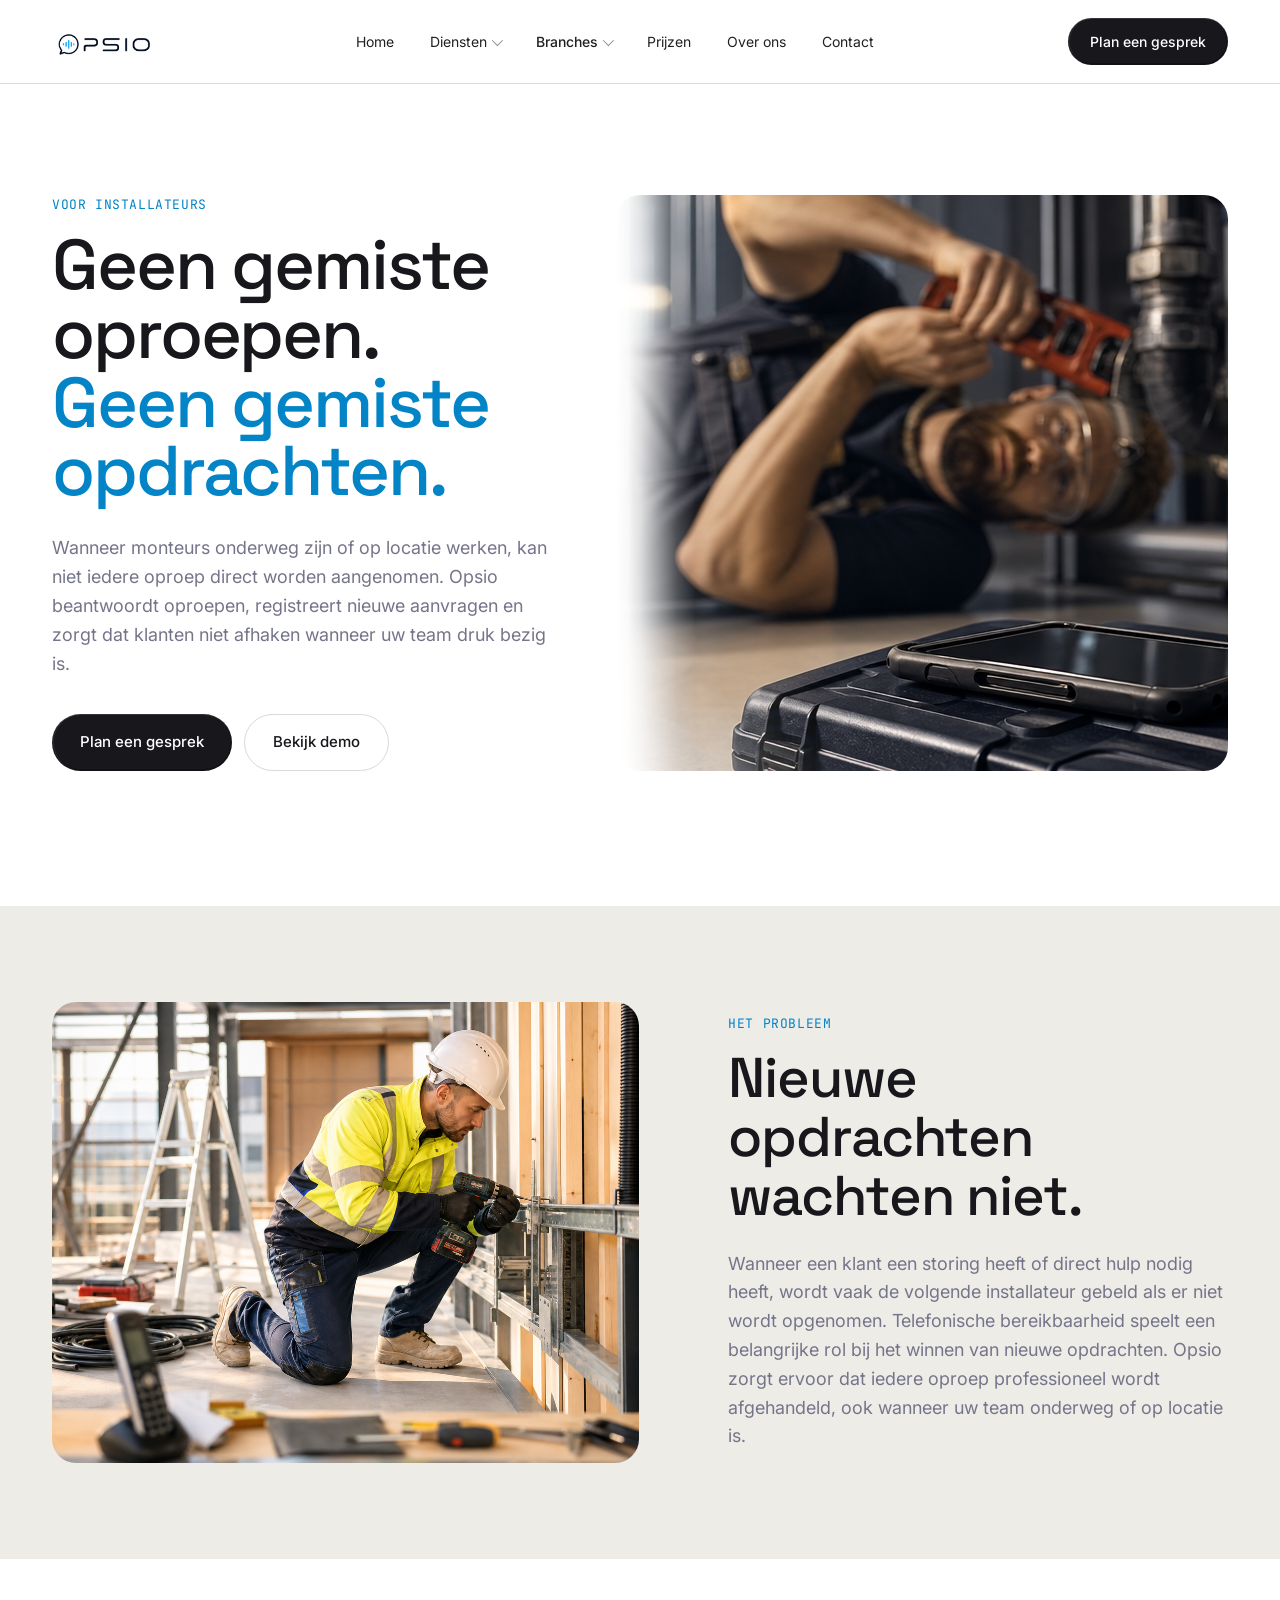
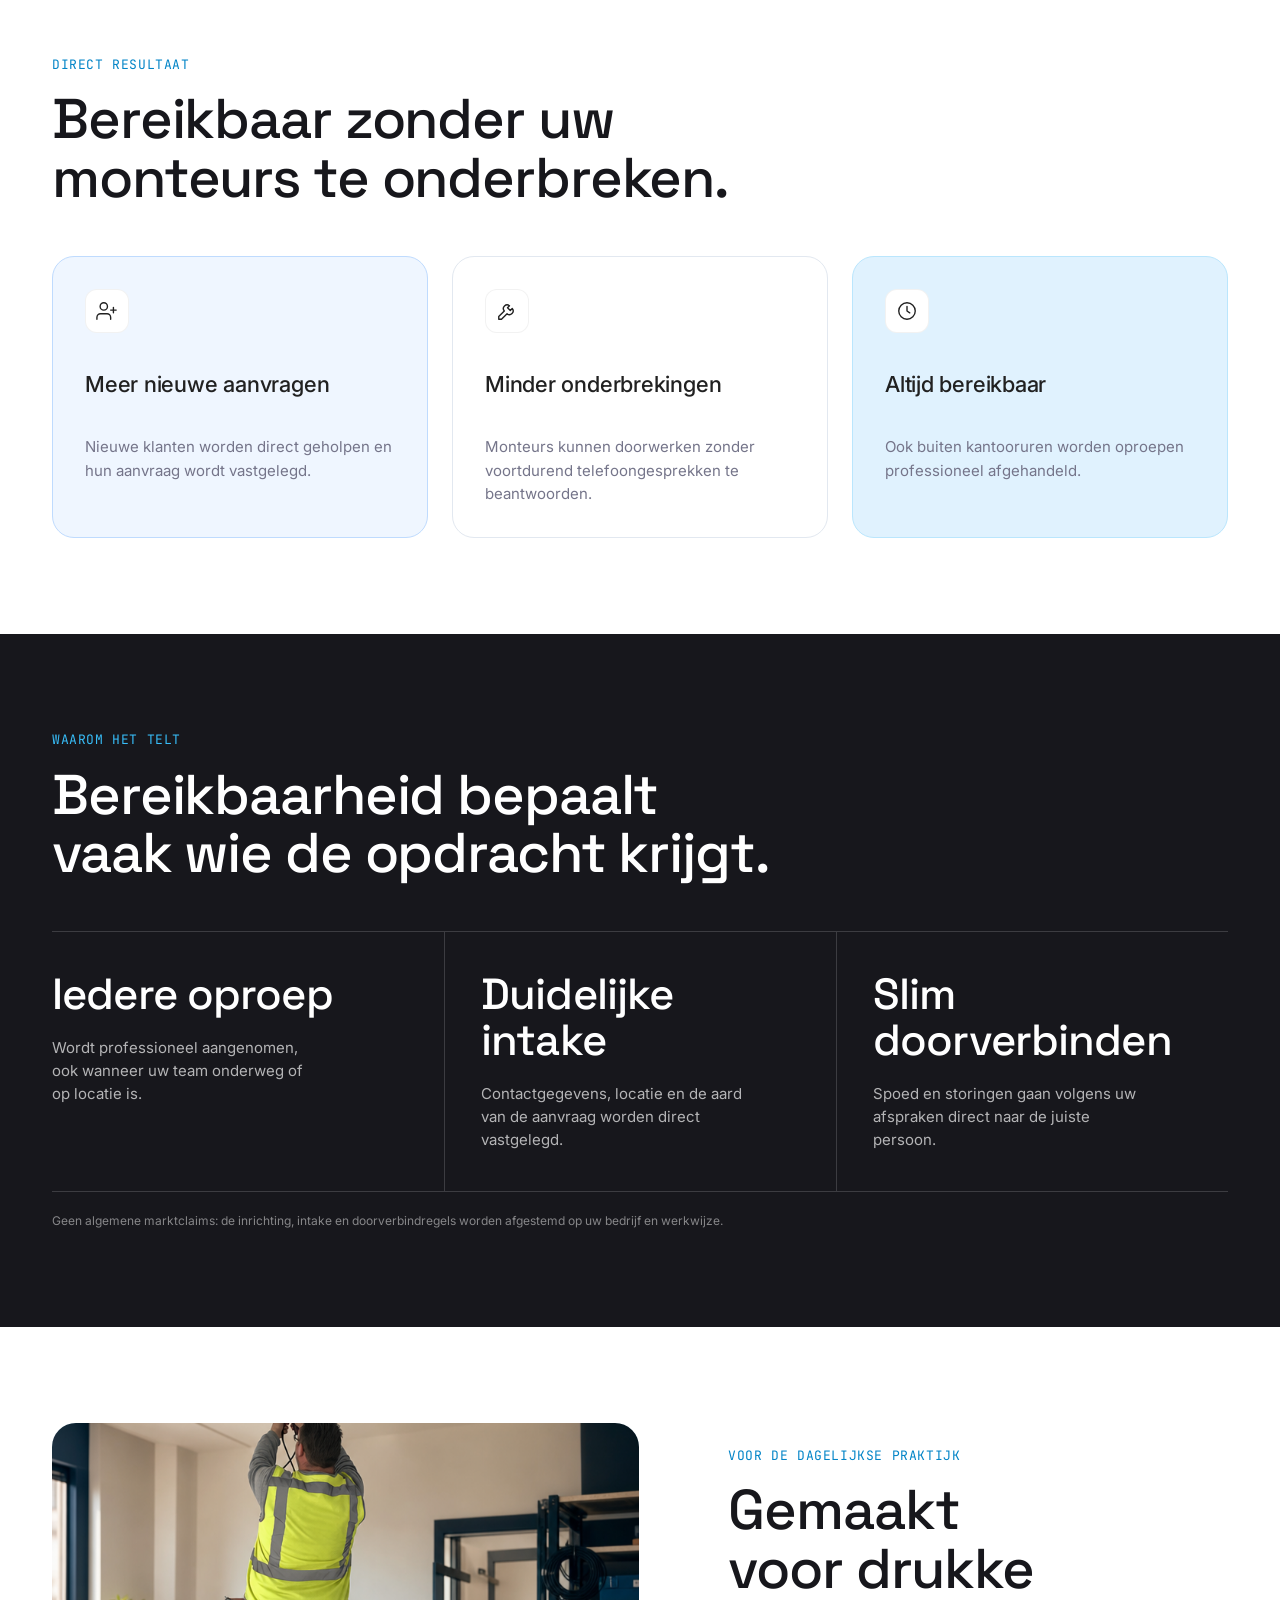
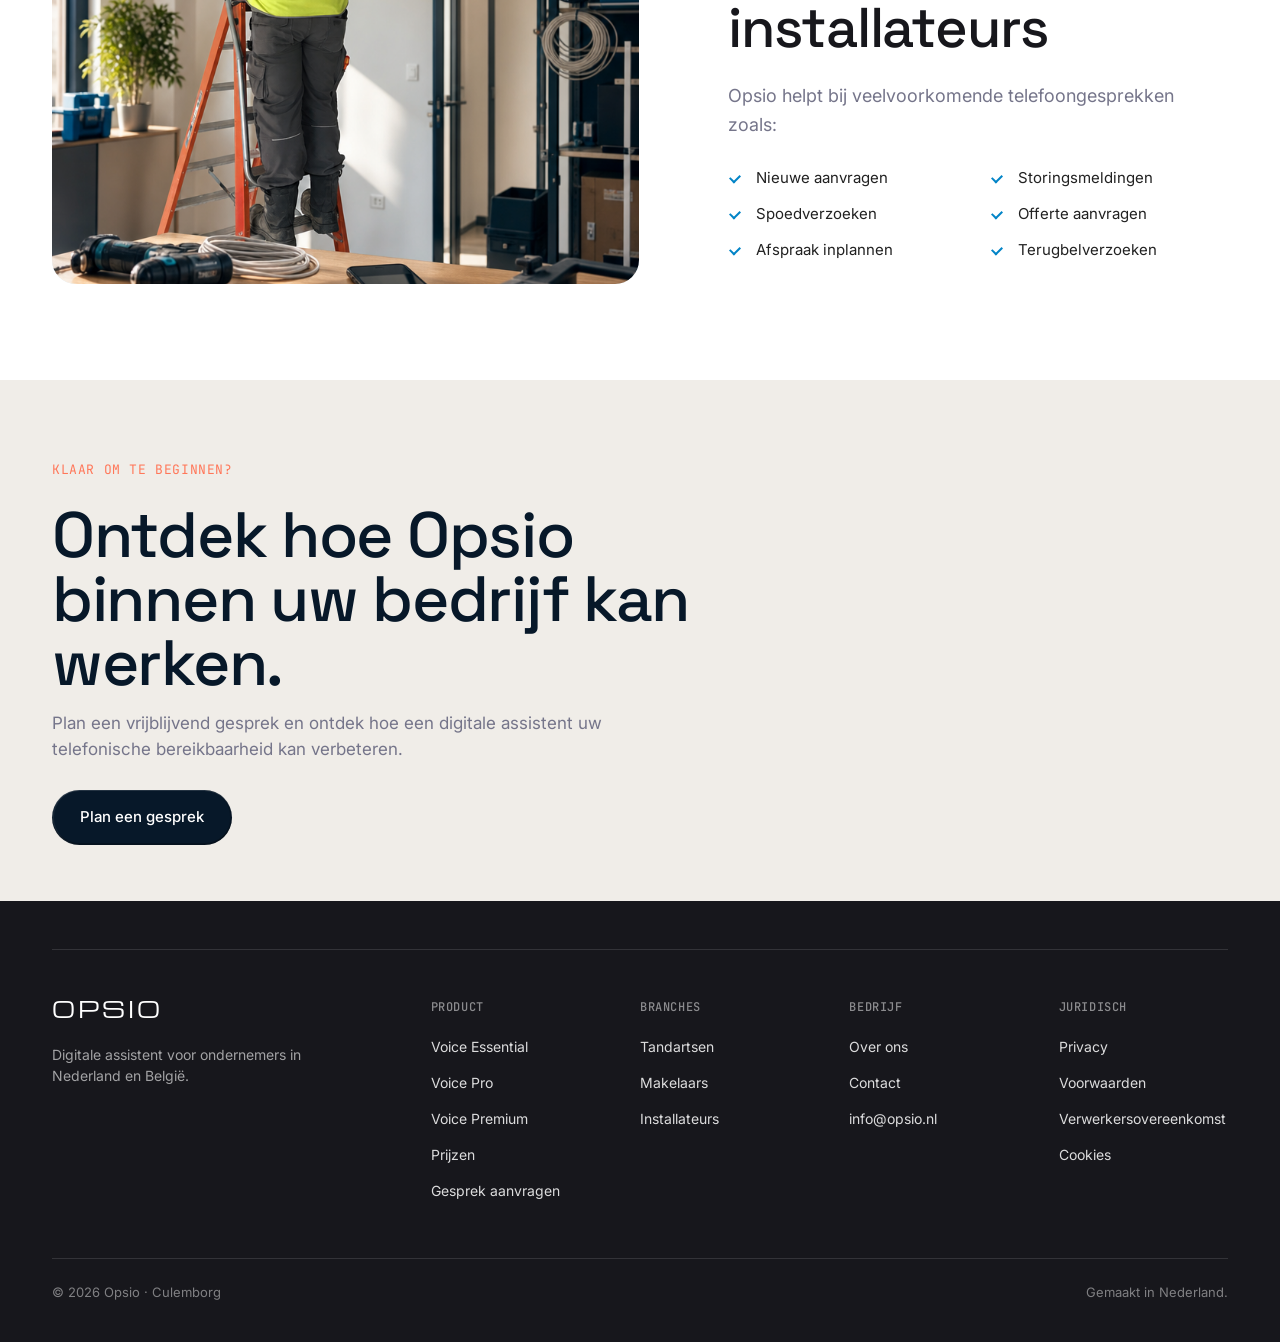
<file: installateurs.html>
<!DOCTYPE html>
<html lang="nl">
<head>
<script type="text/javascript" src="https://embeds.iubenda.com/widgets/6dcb9b32-bc2f-4510-ac9d-03ba5b0737de.js"></script>
<meta charset="UTF-8" />
<meta name="viewport" content="width=device-width, initial-scale=1.0" />
<title>AI receptionist voor installateurs - Opsio | Altijd bereikbaar</title>
<meta name="description" content="Opsio beantwoordt oproepen, registreert nieuwe aanvragen en helpt klanten verder wanneer uw installatiebedrijf druk bezig is." />
<meta name="keywords" content="AI receptionist installateur, digitale assistent installatiebedrijf, telefoonassistent installateur, voice AI installateurs, gemiste oproepen vakbedrijf" />
<meta property="og:title" content="AI receptionist voor installateurs - Opsio" />
<meta property="og:description" content="Geen gemiste oproepen. Geen gemiste opdrachten. Ontdek de digitale assistent voor drukke installatiebedrijven." />
<meta property="og:type" content="website" />
<link rel="canonical" href="https://opsio.nl/installateurs.html" />
<link rel="stylesheet" href="assets/site.css" />
<link rel="icon" href="assets/opsio_mark.svg" />
</head>
<body class="dentist-page installer-page">

<header class="nav-wrap">
  <nav class="nav">
    <a href="index.html" class="brand">
      <span class="brand-mark"></span>
      <span>Opsio</span>
    </a>
    <div class="nav-menu">
      <a href="index.html">Home</a>
      <div class="nav-dropdown">
        <button class="nav-dropdown-trigger">Diensten</button>
        <div class="nav-dropdown-menu">
          <a href="essential.html" class="nav-dropdown-item">Voice Essential</a>
          <a href="pro.html" class="nav-dropdown-item">Voice Pro</a>
          <a href="premium.html" class="nav-dropdown-item">Voice Premium</a>
        </div>
      </div>
      <div class="nav-dropdown">
        <button class="nav-dropdown-trigger active">Branches</button>
        <div class="nav-dropdown-menu">
          <a href="tandartsen.html" class="nav-dropdown-item">Tandartsen &amp; praktijken</a>
          <a href="makelaars.html" class="nav-dropdown-item">Makelaars</a>
          <a href="installateurs.html" class="nav-dropdown-item active">Installateurs &amp; vakbedrijven</a>
        </div>
      </div>
      <a href="prijzen.html">Prijzen</a>
      <a href="over-ons.html">Over ons</a>
      <a href="contact.html">Contact</a>
    </div>
    <div class="nav-cta">
      <a href="contact.html" class="btn btn-primary">Plan een gesprek</a>
      <button class="nav-toggle" data-nav-toggle aria-label="Menu"><span></span><span></span><span></span></button>
    </div>
  </nav>
</header>

<main>
  <section class="dentist-hero">
    <div class="container dentist-hero-grid">
      <div class="dentist-hero-copy">
        <div class="section-eyebrow">Voor installateurs</div>
        <h1>Geen gemiste oproepen.<br><span>Geen gemiste opdrachten.</span></h1>
        <p>Wanneer monteurs onderweg zijn of op locatie werken, kan niet iedere oproep direct worden aangenomen. Opsio beantwoordt oproepen, registreert nieuwe aanvragen en zorgt dat klanten niet afhaken wanneer uw team druk bezig is.</p>
        <div class="dentist-actions">
          <a href="contact.html" class="btn btn-primary btn-lg">Plan een gesprek</a>
          <a href="index.html#hero-vid" class="btn btn-light btn-lg">Bekijk demo</a>
        </div>
      </div>
      <figure class="dentist-image dentist-hero-image installer-hero-image industry-hero-image-fade">
        <img src="assets/installer-hero.png" alt="Installateur werkt aan leidingen terwijl een telefoon naast zijn gereedschap ligt" width="1344" height="576" fetchpriority="high" />
      </figure>
    </div>
  </section>

  <section class="section dentist-problem">
    <div class="container dentist-split">
      <figure class="dentist-image dentist-problem-image installer-problem-image">
        <img src="assets/installer-problem.png" alt="Installateur werkt met een boormachine aan een installatie op een bouwlocatie" width="1536" height="1024" loading="lazy" />
      </figure>
      <div class="dentist-copy">
        <div class="section-eyebrow">Het probleem</div>
        <h2 class="section-title">Nieuwe opdrachten wachten niet.</h2>
        <p>Wanneer een klant een storing heeft of direct hulp nodig heeft, wordt vaak de volgende installateur gebeld als er niet wordt opgenomen. Telefonische bereikbaarheid speelt een belangrijke rol bij het winnen van nieuwe opdrachten. Opsio zorgt ervoor dat iedere oproep professioneel wordt afgehandeld, ook wanneer uw team onderweg of op locatie is.</p>
      </div>
    </div>
  </section>

  <section class="section dentist-benefits">
    <div class="container">
      <div class="dentist-section-heading">
        <div class="section-eyebrow">Direct resultaat</div>
        <h2 class="section-title">Bereikbaar zonder uw monteurs te onderbreken.</h2>
      </div>
      <div class="features dentist-benefit-grid">
        <article class="feature green">
          <div class="feature-icon" aria-hidden="true">
            <svg viewBox="0 0 24 24" stroke-linecap="round" stroke-linejoin="round"><path d="M16 21v-2a4 4 0 0 0-4-4H5a4 4 0 0 0-4 4v2"/><circle cx="8.5" cy="7" r="4"/><path d="M19 8v6M22 11h-6"/></svg>
          </div>
          <h3 class="feature-title">Meer nieuwe aanvragen</h3>
          <p class="feature-body">Nieuwe klanten worden direct geholpen en hun aanvraag wordt vastgelegd.</p>
        </article>
        <article class="feature">
          <div class="feature-icon" aria-hidden="true">
            <svg viewBox="0 0 24 24" stroke-linecap="round" stroke-linejoin="round"><path d="M14.7 6.3a4 4 0 0 0-5.64 5.64L3 18v3h3l6.06-6.06a4 4 0 0 0 5.64-5.64l-2.12 2.12-3-3z"/></svg>
          </div>
          <h3 class="feature-title">Minder onderbrekingen</h3>
          <p class="feature-body">Monteurs kunnen doorwerken zonder voortdurend telefoongesprekken te beantwoorden.</p>
        </article>
        <article class="feature blue">
          <div class="feature-icon" aria-hidden="true">
            <svg viewBox="0 0 24 24" stroke-linecap="round" stroke-linejoin="round"><circle cx="12" cy="12" r="9"/><path d="M12 7v5l3 2"/></svg>
          </div>
          <h3 class="feature-title">Altijd bereikbaar</h3>
          <p class="feature-body">Ook buiten kantooruren worden oproepen professioneel afgehandeld.</p>
        </article>
      </div>
    </div>
  </section>

  <section class="section dentist-stats">
    <div class="container">
      <div class="dentist-section-heading">
        <div class="section-eyebrow">Waarom het telt</div>
        <h2 class="section-title">Bereikbaarheid bepaalt vaak wie de opdracht krijgt.</h2>
      </div>
      <div class="dentist-stat-grid">
        <article class="dentist-stat">
          <strong>Iedere oproep</strong>
          <p>Wordt professioneel aangenomen, ook wanneer uw team onderweg of op locatie is.</p>
        </article>
        <article class="dentist-stat">
          <strong>Duidelijke intake</strong>
          <p>Contactgegevens, locatie en de aard van de aanvraag worden direct vastgelegd.</p>
        </article>
        <article class="dentist-stat">
          <strong>Slim doorverbinden</strong>
          <p>Spoed en storingen gaan volgens uw afspraken direct naar de juiste persoon.</p>
        </article>
      </div>
      <p class="dentist-source">Geen algemene marktclaims: de inrichting, intake en doorverbindregels worden afgestemd op uw bedrijf en werkwijze.</p>
    </div>
  </section>

  <section class="section dentist-practice">
    <div class="container dentist-split">
      <figure class="dentist-image dentist-practice-image installer-practice-image">
        <img src="assets/installer-secondary.png" alt="Installateur werkt binnenshuis aan een plafondinstallatie terwijl een telefoon op de werkbank ligt" width="768" height="1024" loading="lazy" />
      </figure>
      <div class="dentist-copy">
        <div class="section-eyebrow">Voor de dagelijkse praktijk</div>
        <h2 class="section-title">Gemaakt voor drukke installateurs</h2>
        <p>Opsio helpt bij veelvoorkomende telefoongesprekken zoals:</p>
        <ul class="dentist-list">
          <li>Nieuwe aanvragen</li>
          <li>Storingsmeldingen</li>
          <li>Spoedverzoeken</li>
          <li>Offerte aanvragen</li>
          <li>Afspraak inplannen</li>
          <li>Terugbelverzoeken</li>
        </ul>
      </div>
    </div>
  </section>
</main>

<section class="prefooter-cta dentist-final-cta">
  <div class="container">
    <div class="footer-eyebrow">Klaar om te beginnen?</div>
    <h2 class="footer-headline">Ontdek hoe Opsio binnen uw bedrijf kan werken.</h2>
    <p>Plan een vrijblijvend gesprek en ontdek hoe een digitale assistent uw telefonische bereikbaarheid kan verbeteren.</p>
    <div class="footer-cta">
      <a href="contact.html" class="btn btn-primary btn-lg">Plan een gesprek</a>
    </div>
  </div>
</section>

<footer class="footer">
  <div class="container">
    <div class="footer-grid">
      <div class="footer-brand-block">
        <div class="footer-text-logo">OPSIO</div>
        <p>Digitale assistent voor ondernemers in Nederland en België.</p>
      </div>
      <div class="footer-col">
        <h4>Product</h4>
        <ul>
          <li><a href="essential.html">Voice Essential</a></li>
          <li><a href="pro.html">Voice Pro</a></li>
          <li><a href="premium.html">Voice Premium</a></li>
          <li><a href="prijzen.html">Prijzen</a></li>
          <li><a href="contact.html">Gesprek aanvragen</a></li>
        </ul>
      </div>
      <div class="footer-col">
        <h4>Branches</h4>
        <ul>
          <li><a href="tandartsen.html">Tandartsen</a></li>
          <li><a href="makelaars.html">Makelaars</a></li>
          <li><a href="installateurs.html">Installateurs</a></li>
        </ul>
      </div>
      <div class="footer-col">
        <h4>Bedrijf</h4>
        <ul>
          <li><a href="over-ons.html">Over ons</a></li>
          <li><a href="contact.html">Contact</a></li>
          <li><a href="mailto:info@opsio.nl">info@opsio.nl</a></li>
        </ul>
      </div>
      <div class="footer-col">
        <h4>Juridisch</h4>
        <ul>
          <li><a href="privacy.html">Privacy</a></li>
          <li><a href="voorwaarden.html">Voorwaarden</a></li>
          <li><a href="verwerkersovereenkomst.html">Verwerkersovereenkomst</a></li>
          <li><a href="#cookie-preferences" data-iubenda-preferences>Cookies</a></li>
        </ul>
      </div>
    </div>
    <div class="footer-bottom">
      <span>&copy; 2026 Opsio &middot; Culemborg</span>
      <span>Gemaakt in Nederland.</span>
    </div>
  </div>
</footer>

<script src="assets/site.js"></script>
</body>
</html>
</file>
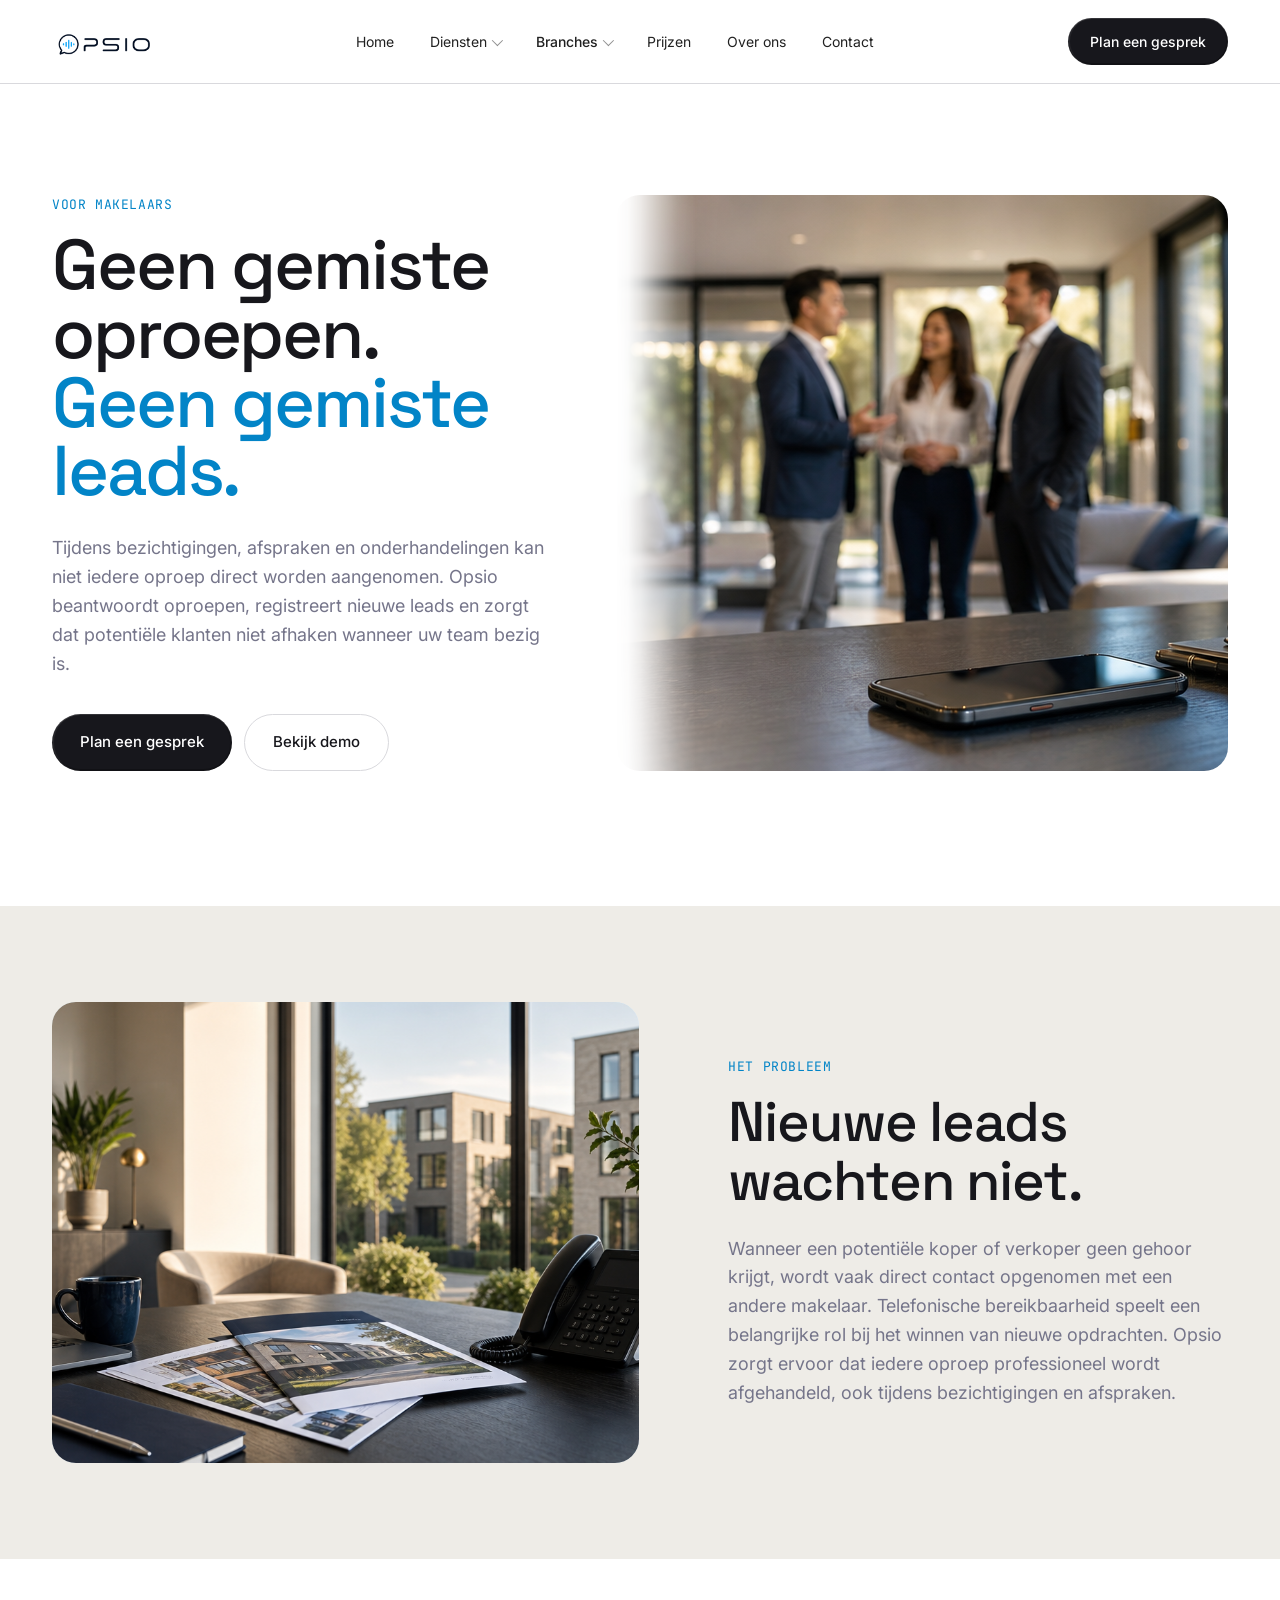
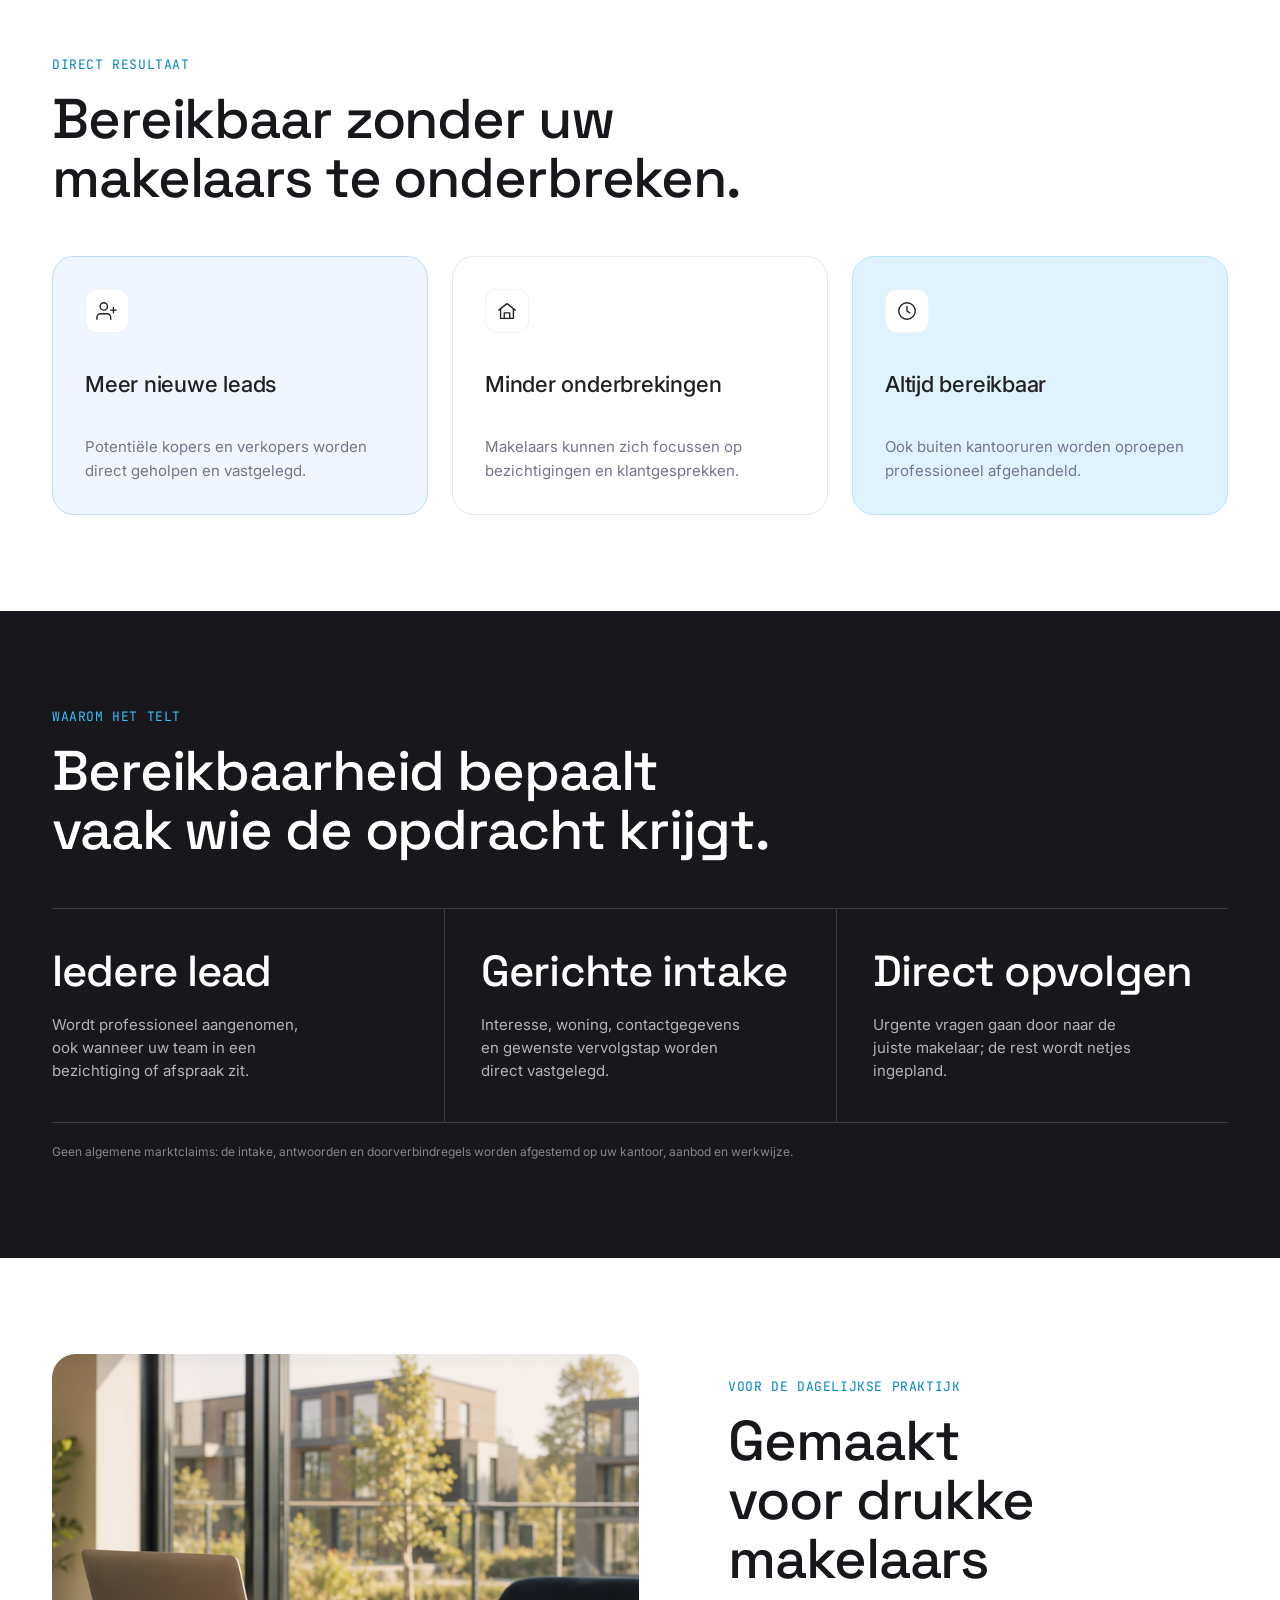
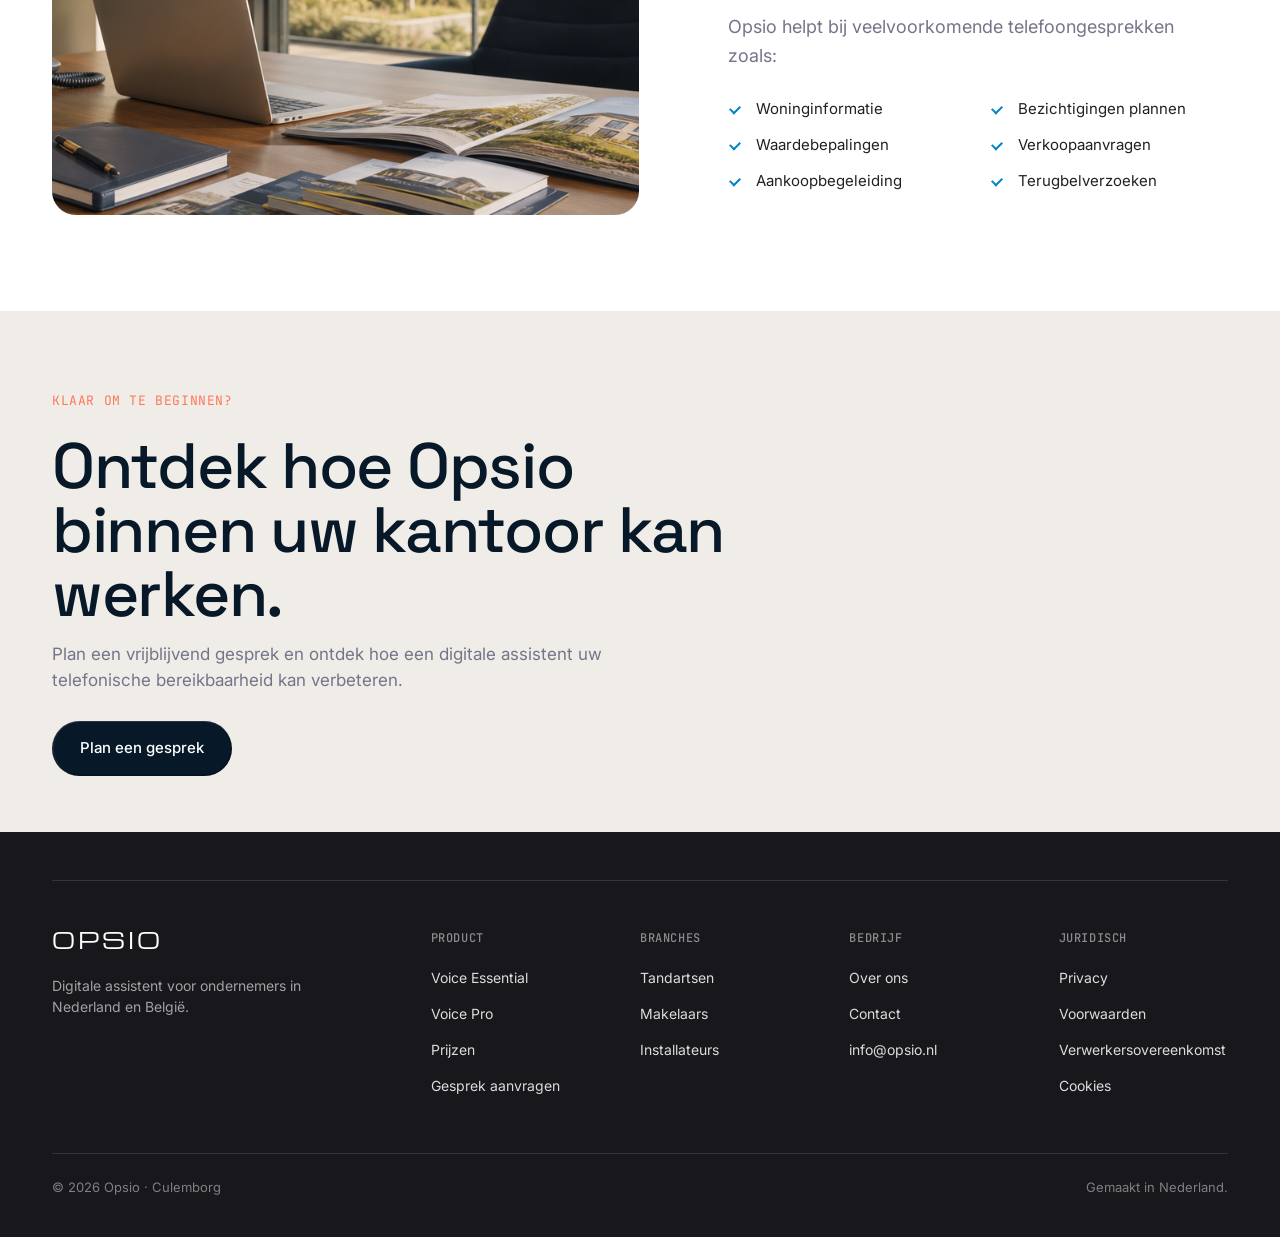
<file: makelaars.html>
<!DOCTYPE html>
<html lang="nl">
<head>
<script type="text/javascript" src="https://embeds.iubenda.com/widgets/6dcb9b32-bc2f-4510-ac9d-03ba5b0737de.js"></script>
<meta charset="UTF-8" />
<meta name="viewport" content="width=device-width, initial-scale=1.0" />
<title>AI receptionist voor makelaars - Opsio | Altijd bereikbaar</title>
<meta name="description" content="Opsio beantwoordt oproepen, registreert nieuwe leads en helpt potentiële kopers en verkopers verder wanneer uw makelaarskantoor bezig is." />
<meta name="keywords" content="AI receptionist makelaar, digitale assistent makelaardij, telefoonassistent makelaar, bereikbaarheid makelaar, gemiste leads makelaar" />
<meta property="og:title" content="AI receptionist voor makelaars - Opsio" />
<meta property="og:description" content="Geen gemiste oproepen. Geen gemiste leads. Ontdek de digitale assistent voor drukke makelaarskantoren." />
<meta property="og:type" content="website" />
<link rel="canonical" href="https://opsio.nl/makelaars.html" />
<link rel="stylesheet" href="assets/site.css" />
<link rel="icon" href="assets/opsio_mark.svg" />
</head>
<body class="dentist-page real-estate-page">

<header class="nav-wrap">
  <nav class="nav">
    <a href="index.html" class="brand">
      <span class="brand-mark"></span>
      <span>Opsio</span>
    </a>
    <div class="nav-menu">
      <a href="index.html">Home</a>
      <div class="nav-dropdown">
        <button class="nav-dropdown-trigger">Diensten</button>
        <div class="nav-dropdown-menu">
          <a href="essential.html" class="nav-dropdown-item">Voice Essential</a>
          <a href="pro.html" class="nav-dropdown-item">Voice Pro</a>
          <a href="premium.html" class="nav-dropdown-item">Voice Premium</a>
        </div>
      </div>
      <div class="nav-dropdown">
        <button class="nav-dropdown-trigger active">Branches</button>
        <div class="nav-dropdown-menu">
          <a href="tandartsen.html" class="nav-dropdown-item">Tandartsen &amp; praktijken</a>
          <a href="makelaars.html" class="nav-dropdown-item active">Makelaars</a>
          <a href="installateurs.html" class="nav-dropdown-item">Installateurs &amp; vakbedrijven</a>
        </div>
      </div>
      <a href="prijzen.html">Prijzen</a>
      <a href="over-ons.html">Over ons</a>
      <a href="contact.html">Contact</a>
    </div>
    <div class="nav-cta">
      <a href="contact.html" class="btn btn-primary">Plan een gesprek</a>
      <button class="nav-toggle" data-nav-toggle aria-label="Menu"><span></span><span></span><span></span></button>
    </div>
  </nav>
</header>

<main>
  <section class="dentist-hero">
    <div class="container dentist-hero-grid">
      <div class="dentist-hero-copy">
        <div class="section-eyebrow">Voor makelaars</div>
        <h1>Geen gemiste oproepen.<br><span>Geen gemiste leads.</span></h1>
        <p>Tijdens bezichtigingen, afspraken en onderhandelingen kan niet iedere oproep direct worden aangenomen. Opsio beantwoordt oproepen, registreert nieuwe leads en zorgt dat potentiële klanten niet afhaken wanneer uw team bezig is.</p>
        <div class="dentist-actions">
          <a href="contact.html" class="btn btn-primary btn-lg">Plan een gesprek</a>
          <a href="index.html#hero-vid" class="btn btn-light btn-lg">Bekijk demo</a>
        </div>
      </div>
      <figure class="dentist-image dentist-hero-image real-estate-hero-image industry-hero-image-fade">
        <img src="assets/real-estate-hero.png" alt="Makelaar spreekt met potentiële kopers in een moderne woning terwijl een telefoon op tafel ligt" width="1344" height="576" fetchpriority="high" />
      </figure>
    </div>
  </section>

  <section class="section dentist-problem">
    <div class="container dentist-split">
      <figure class="dentist-image dentist-problem-image real-estate-problem-image">
        <img src="assets/real-estate-problem.png" alt="Makelaarskantoor met woningbrochures, laptop en telefoon op het bureau" width="1280" height="720" loading="lazy" />
      </figure>
      <div class="dentist-copy">
        <div class="section-eyebrow">Het probleem</div>
        <h2 class="section-title">Nieuwe leads wachten niet.</h2>
        <p>Wanneer een potentiële koper of verkoper geen gehoor krijgt, wordt vaak direct contact opgenomen met een andere makelaar. Telefonische bereikbaarheid speelt een belangrijke rol bij het winnen van nieuwe opdrachten. Opsio zorgt ervoor dat iedere oproep professioneel wordt afgehandeld, ook tijdens bezichtigingen en afspraken.</p>
      </div>
    </div>
  </section>

  <section class="section dentist-benefits">
    <div class="container">
      <div class="dentist-section-heading">
        <div class="section-eyebrow">Direct resultaat</div>
        <h2 class="section-title">Bereikbaar zonder uw makelaars te onderbreken.</h2>
      </div>
      <div class="features dentist-benefit-grid">
        <article class="feature green">
          <div class="feature-icon" aria-hidden="true">
            <svg viewBox="0 0 24 24" stroke-linecap="round" stroke-linejoin="round"><path d="M16 21v-2a4 4 0 0 0-4-4H5a4 4 0 0 0-4 4v2"/><circle cx="8.5" cy="7" r="4"/><path d="M19 8v6M22 11h-6"/></svg>
          </div>
          <h3 class="feature-title">Meer nieuwe leads</h3>
          <p class="feature-body">Potentiële kopers en verkopers worden direct geholpen en vastgelegd.</p>
        </article>
        <article class="feature">
          <div class="feature-icon" aria-hidden="true">
            <svg viewBox="0 0 24 24" stroke-linecap="round" stroke-linejoin="round"><path d="M3 11l9-7 9 7"/><path d="M5 10v10h14V10"/><path d="M9 20v-6h6v6"/></svg>
          </div>
          <h3 class="feature-title">Minder onderbrekingen</h3>
          <p class="feature-body">Makelaars kunnen zich focussen op bezichtigingen en klantgesprekken.</p>
        </article>
        <article class="feature blue">
          <div class="feature-icon" aria-hidden="true">
            <svg viewBox="0 0 24 24" stroke-linecap="round" stroke-linejoin="round"><circle cx="12" cy="12" r="9"/><path d="M12 7v5l3 2"/></svg>
          </div>
          <h3 class="feature-title">Altijd bereikbaar</h3>
          <p class="feature-body">Ook buiten kantooruren worden oproepen professioneel afgehandeld.</p>
        </article>
      </div>
    </div>
  </section>

  <section class="section dentist-stats">
    <div class="container">
      <div class="dentist-section-heading">
        <div class="section-eyebrow">Waarom het telt</div>
        <h2 class="section-title">Bereikbaarheid bepaalt vaak wie de opdracht krijgt.</h2>
      </div>
      <div class="dentist-stat-grid">
        <article class="dentist-stat">
          <strong>Iedere lead</strong>
          <p>Wordt professioneel aangenomen, ook wanneer uw team in een bezichtiging of afspraak zit.</p>
        </article>
        <article class="dentist-stat">
          <strong>Gerichte intake</strong>
          <p>Interesse, woning, contactgegevens en gewenste vervolgstap worden direct vastgelegd.</p>
        </article>
        <article class="dentist-stat">
          <strong>Direct opvolgen</strong>
          <p>Urgente vragen gaan door naar de juiste makelaar; de rest wordt netjes ingepland.</p>
        </article>
      </div>
      <p class="dentist-source">Geen algemene marktclaims: de intake, antwoorden en doorverbindregels worden afgestemd op uw kantoor, aanbod en werkwijze.</p>
    </div>
  </section>

  <section class="section dentist-practice">
    <div class="container dentist-split">
      <figure class="dentist-image dentist-practice-image real-estate-practice-image">
        <img src="assets/real-estate-secondary.png" alt="Modern makelaarskantoor met woningbrochures, laptop en telefoon op het bureau" width="1344" height="576" loading="lazy" />
      </figure>
      <div class="dentist-copy">
        <div class="section-eyebrow">Voor de dagelijkse praktijk</div>
        <h2 class="section-title">Gemaakt voor drukke makelaars</h2>
        <p>Opsio helpt bij veelvoorkomende telefoongesprekken zoals:</p>
        <ul class="dentist-list">
          <li>Woninginformatie</li>
          <li>Bezichtigingen plannen</li>
          <li>Waardebepalingen</li>
          <li>Verkoopaanvragen</li>
          <li>Aankoopbegeleiding</li>
          <li>Terugbelverzoeken</li>
        </ul>
      </div>
    </div>
  </section>
</main>

<section class="prefooter-cta dentist-final-cta">
  <div class="container">
    <div class="footer-eyebrow">Klaar om te beginnen?</div>
    <h2 class="footer-headline">Ontdek hoe Opsio binnen uw kantoor kan werken.</h2>
    <p>Plan een vrijblijvend gesprek en ontdek hoe een digitale assistent uw telefonische bereikbaarheid kan verbeteren.</p>
    <div class="footer-cta">
      <a href="contact.html" class="btn btn-primary btn-lg">Plan een gesprek</a>
    </div>
  </div>
</section>

<footer class="footer">
  <div class="container">
    <div class="footer-grid">
      <div class="footer-brand-block">
        <div class="footer-text-logo">OPSIO</div>
        <p>Digitale assistent voor ondernemers in Nederland en België.</p>
      </div>
      <div class="footer-col">
        <h4>Product</h4>
        <ul>
          <li><a href="essential.html">Voice Essential</a></li>
          <li><a href="pro.html">Voice Pro</a></li>
          <li><a href="prijzen.html">Prijzen</a></li>
          <li><a href="contact.html">Gesprek aanvragen</a></li>
        </ul>
      </div>
      <div class="footer-col">
        <h4>Branches</h4>
        <ul>
          <li><a href="tandartsen.html">Tandartsen</a></li>
          <li><a href="makelaars.html">Makelaars</a></li>
          <li><a href="installateurs.html">Installateurs</a></li>
        </ul>
      </div>
      <div class="footer-col">
        <h4>Bedrijf</h4>
        <ul>
          <li><a href="over-ons.html">Over ons</a></li>
          <li><a href="contact.html">Contact</a></li>
          <li><a href="mailto:info@opsio.nl">info@opsio.nl</a></li>
        </ul>
      </div>
      <div class="footer-col">
        <h4>Juridisch</h4>
        <ul>
          <li><a href="privacy.html">Privacy</a></li>
          <li><a href="voorwaarden.html">Voorwaarden</a></li>
          <li><a href="verwerkersovereenkomst.html">Verwerkersovereenkomst</a></li>
          <li><a href="#cookie-preferences" data-iubenda-preferences>Cookies</a></li>
        </ul>
      </div>
    </div>
    <div class="footer-bottom">
      <span>&copy; 2026 Opsio &middot; Culemborg</span>
      <span>Gemaakt in Nederland.</span>
    </div>
  </div>
</footer>

<script src="assets/site.js"></script>
</body>
</html>
</file>
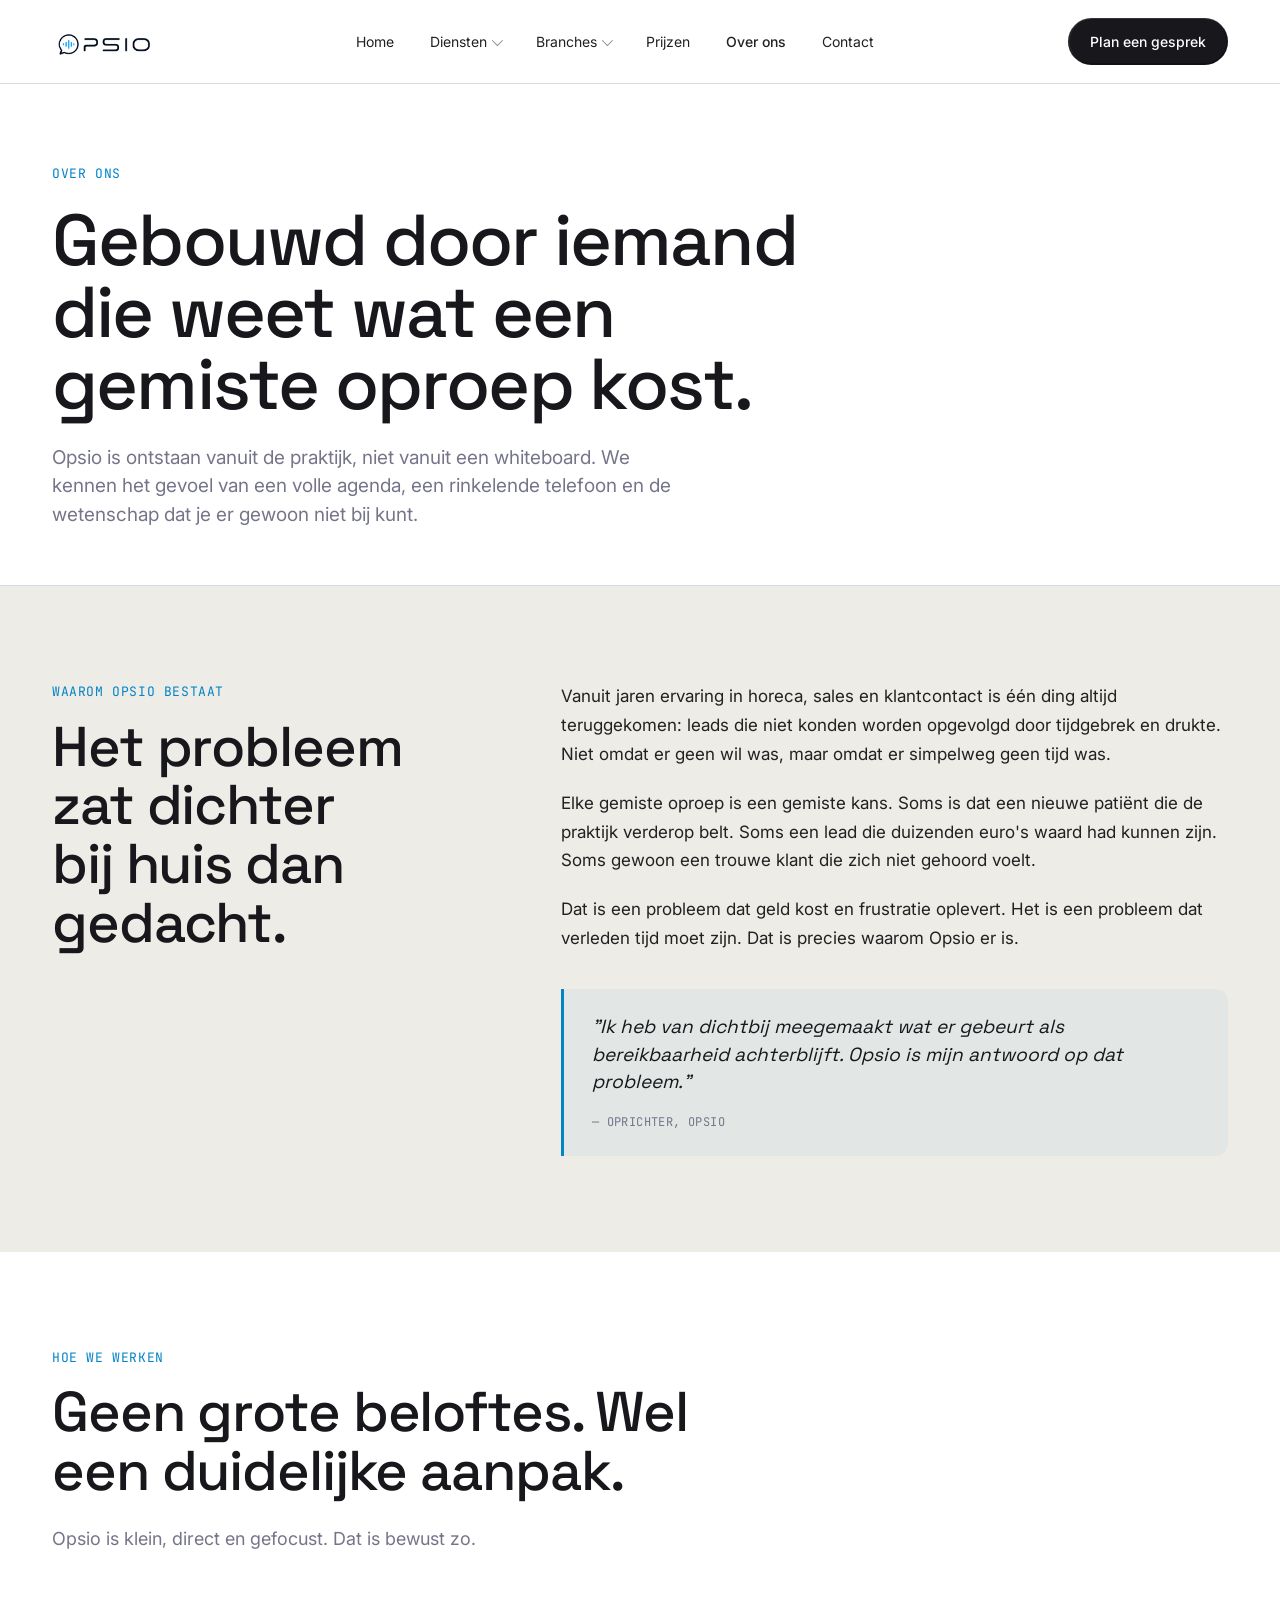
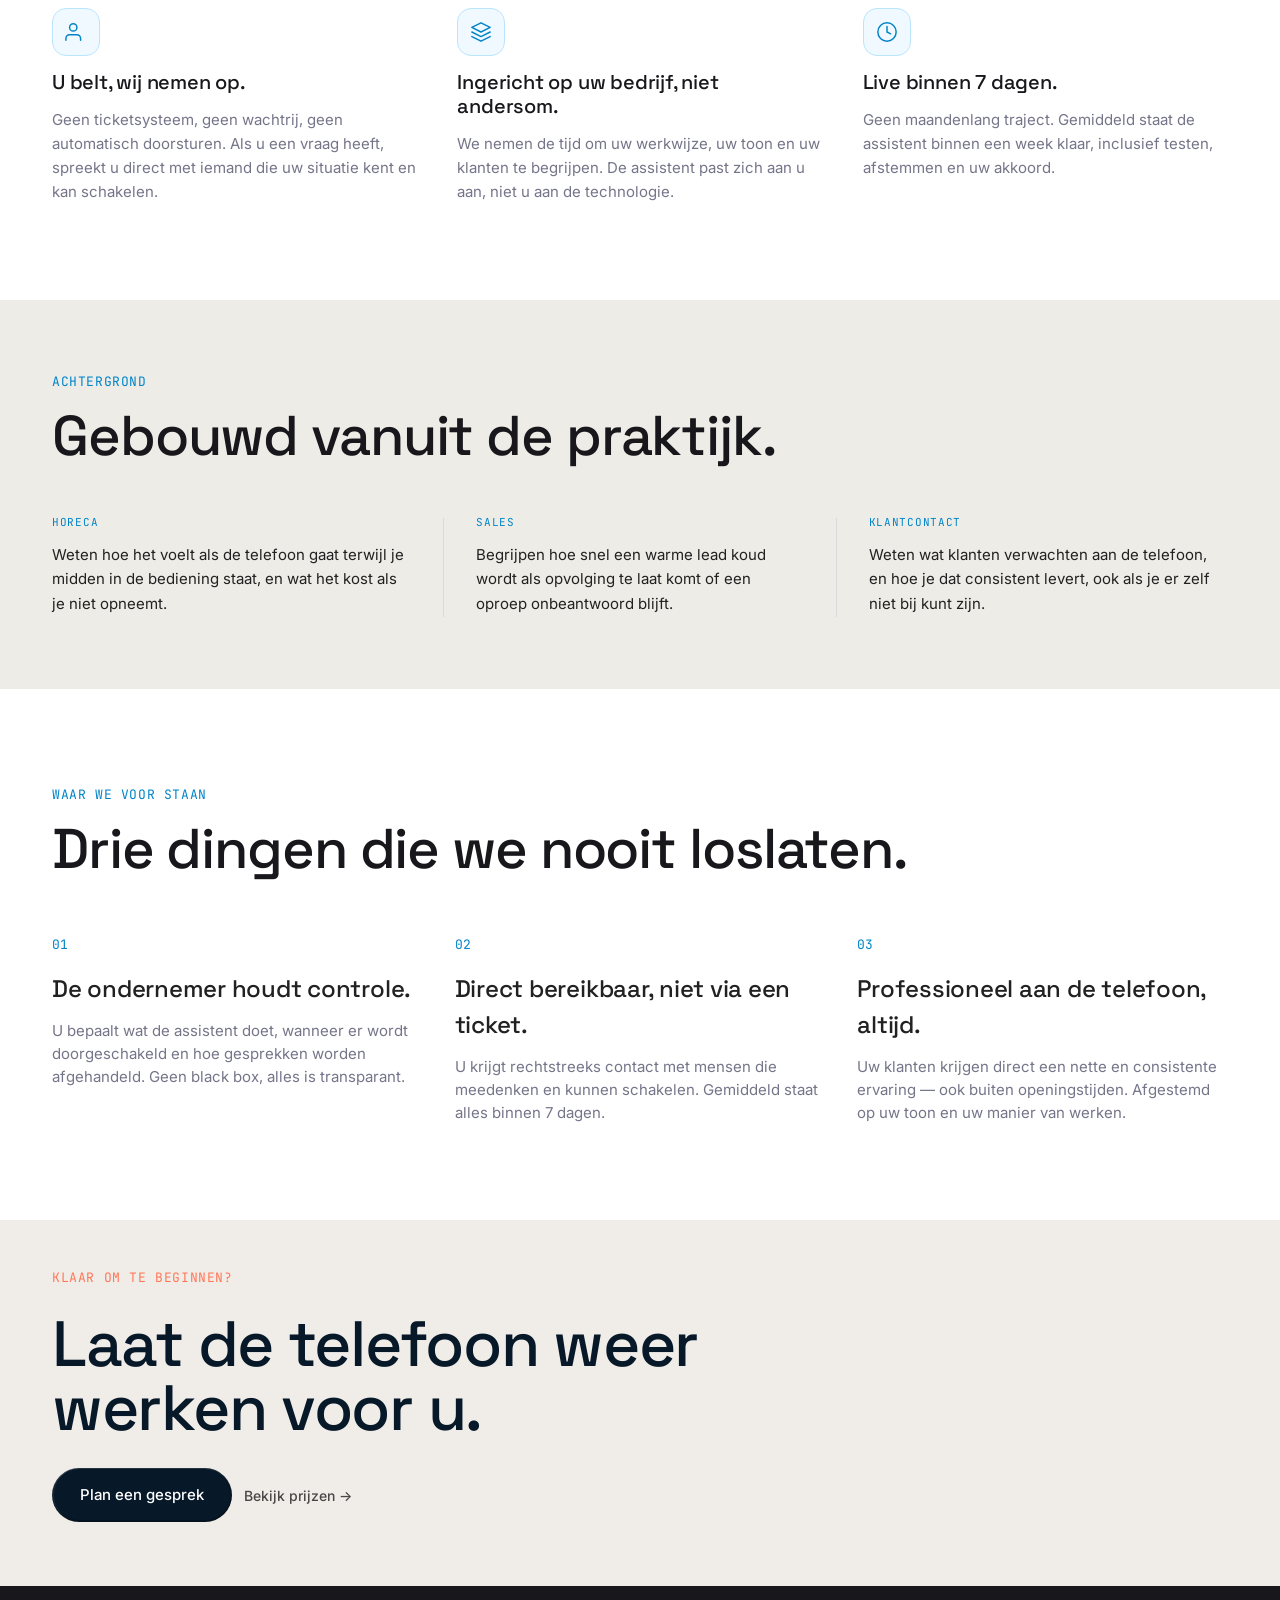
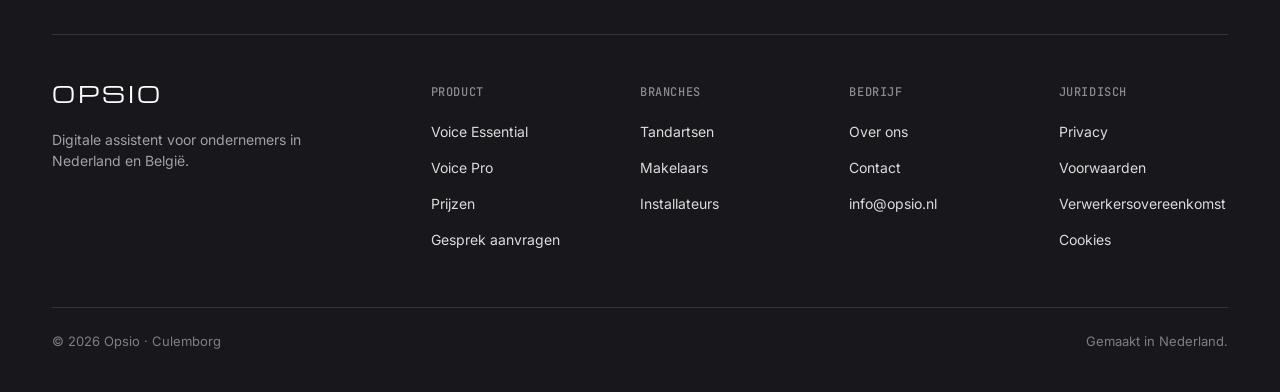
<file: over-ons.html>
<!DOCTYPE html>
<html lang="nl">
<head>
<script type="text/javascript" src="https://embeds.iubenda.com/widgets/6dcb9b32-bc2f-4510-ac9d-03ba5b0737de.js"></script>
<meta charset="UTF-8" />
<meta name="viewport" content="width=device-width, initial-scale=1.0" />
<title>Over ons — Opsio</title>
<meta name="description" content="Waarom bestaat Opsio? Omdat elke gemiste oproep geld kost. Lees het verhaal achter de digitale assistent voor Nederlandse ondernemers." />
<link rel="stylesheet" href="assets/site.css" />
<link rel="icon" href="assets/opsio_mark.svg" />
<style>
.about-story-grid {
  display: grid;
  grid-template-columns: 1fr 1.5fr;
  gap: 64px;
  align-items: start;
}
.about-story-right p {
  font-size: 17px;
  line-height: 1.7;
  color: var(--opsio-ink);
  margin: 0 0 20px;
}
.about-quote {
  margin-top: 36px;
  padding: 24px 28px;
  border-left: 3px solid #0284C7;
  background: rgba(2,132,199,0.05);
  border-radius: 0 12px 12px 0;
}
.about-quote blockquote {
  font-family: var(--font-display);
  font-size: 19px;
  line-height: 1.45;
  font-weight: 400;
  color: var(--opsio-near-black);
  margin: 0 0 12px;
  font-style: italic;
}
.about-quote-attr {
  font-family: var(--font-mono);
  font-size: 12px;
  letter-spacing: 0.4px;
  color: var(--opsio-slate);
  text-transform: uppercase;
}
.about-diff-grid {
  display: grid;
  grid-template-columns: repeat(3, 1fr);
  gap: 40px;
  margin-top: 56px;
}
.about-diff-item {
  display: flex;
  flex-direction: column;
  gap: 14px;
}
.about-diff-icon {
  width: 48px;
  height: 48px;
  border-radius: 14px;
  background: #F0F9FF;
  border: 1px solid #BAE6FD;
  display: flex;
  align-items: center;
  justify-content: center;
  flex-shrink: 0;
}
.about-diff-icon svg {
  width: 22px;
  height: 22px;
  stroke: #0284C7;
}
.about-diff-item h3 {
  font-family: var(--font-display);
  font-size: 20px;
  font-weight: 500;
  line-height: 1.2;
  letter-spacing: -0.01em;
  margin: 0;
  color: var(--opsio-near-black);
}
.about-diff-item p {
  font-size: 15px;
  line-height: 1.6;
  color: var(--opsio-slate);
  margin: 0;
}
.about-bg-strip {
  display: grid;
  grid-template-columns: 1fr auto 1fr auto 1fr;
  gap: 0;
  margin-top: 48px;
  align-items: start;
}
.about-bg-item { padding: 0 32px; }
.about-bg-item:first-child { padding-left: 0; }
.about-bg-item:last-child  { padding-right: 0; }
.about-bg-label {
  font-family: var(--font-mono);
  font-size: 11px;
  letter-spacing: 0.7px;
  text-transform: uppercase;
  color: #0284C7;
  margin-bottom: 12px;
}
.about-bg-item p {
  font-size: 15px;
  line-height: 1.65;
  color: var(--opsio-ink);
  margin: 0;
}
.about-bg-divider {
  width: 1px;
  background: var(--opsio-hairline);
  align-self: stretch;
  margin-top: 4px;
}
@media (max-width: 960px) {
  .about-story-grid   { grid-template-columns: 1fr; gap: 32px; }
  .about-diff-grid    { grid-template-columns: 1fr; gap: 32px; }
  .about-bg-strip     { grid-template-columns: 1fr; }
  .about-bg-divider   { display: none; }
  .about-bg-item      { padding: 0 0 24px; border-bottom: 1px solid var(--opsio-hairline); }
  .about-bg-item:last-child { border-bottom: 0; padding-bottom: 0; }
}
</style>
</head>
<body>

<header class="nav-wrap">
  <nav class="nav">
    <a href="index.html" class="brand"><span class="brand-mark"></span><span>Opsio</span></a>
    <div class="nav-menu">
      <a href="index.html">Home</a>
      <div class="nav-dropdown">
        <button class="nav-dropdown-trigger">Diensten</button>
        <div class="nav-dropdown-menu">
          <a href="essential.html" class="nav-dropdown-item">Voice Essential</a>
          <a href="pro.html" class="nav-dropdown-item">Voice Pro</a>
          <a href="premium.html" class="nav-dropdown-item">Voice Premium</a>
        </div>
      </div>
      <div class="nav-dropdown">
        <button class="nav-dropdown-trigger">Branches</button>
        <div class="nav-dropdown-menu">
          <a href="tandartsen.html" class="nav-dropdown-item">Tandartsen &amp; praktijken</a>
          <a href="makelaars.html" class="nav-dropdown-item">Makelaars</a>
          <a href="installateurs.html" class="nav-dropdown-item">Installateurs &amp; vakbedrijven</a>
        </div>
      </div>
      <a href="prijzen.html">Prijzen</a>
      <a href="over-ons.html" class="active">Over ons</a>
      <a href="contact.html">Contact</a>
    </div>
    <div class="nav-cta">
      <a href="contact.html" class="btn btn-primary">Plan een gesprek</a>
      <button class="nav-toggle" data-nav-toggle aria-label="Menu"><span></span><span></span><span></span></button>
    </div>
  </nav>
</header>

<main>

<section class="subhero">
  <div class="container">
    <div class="eyebrow">Over ons</div>
    <h1>Gebouwd door iemand die weet wat een gemiste oproep kost.</h1>
    <p>Opsio is ontstaan vanuit de praktijk, niet vanuit een whiteboard. We kennen het gevoel van een volle agenda, een rinkelende telefoon en de wetenschap dat je er gewoon niet bij kunt.</p>
  </div>
</section>

<section class="section" style="background: var(--opsio-stone);">
  <div class="container">
    <div class="about-story-grid">
      <div class="about-story-left">
        <div class="section-eyebrow">Waarom Opsio bestaat</div>
        <h2 class="section-title">Het probleem zat dichter bij huis dan gedacht.</h2>
      </div>
      <div class="about-story-right">
        <p>Vanuit jaren ervaring in horeca, sales en klantcontact is één ding altijd teruggekomen: leads die niet konden worden opgevolgd door tijdgebrek en drukte. Niet omdat er geen wil was, maar omdat er simpelweg geen tijd was.</p>
        <p>Elke gemiste oproep is een gemiste kans. Soms is dat een nieuwe patiënt die de praktijk verderop belt. Soms een lead die duizenden euro's waard had kunnen zijn. Soms gewoon een trouwe klant die zich niet gehoord voelt.</p>
        <p>Dat is een probleem dat geld kost en frustratie oplevert. Het is een probleem dat verleden tijd moet zijn. Dat is precies waarom Opsio er is.</p>
        <div class="about-quote">
          <blockquote>"Ik heb van dichtbij meegemaakt wat er gebeurt als bereikbaarheid achterblijft. Opsio is mijn antwoord op dat probleem."</blockquote>
          <span class="about-quote-attr">— Oprichter, Opsio</span>
        </div>
      </div>
    </div>
  </div>
</section>

<section class="section">
  <div class="container">
    <div class="section-eyebrow">Hoe we werken</div>
    <h2 class="section-title">Geen grote beloftes. Wel een duidelijke aanpak.</h2>
    <p class="section-lead">Opsio is klein, direct en gefocust. Dat is bewust zo.</p>
    <div class="about-diff-grid">
      <div class="about-diff-item">
        <div class="about-diff-icon">
          <svg viewBox="0 0 24 24" fill="none" stroke="currentColor" stroke-width="1.6" stroke-linecap="round" stroke-linejoin="round"><path d="M17 21v-2a4 4 0 0 0-4-4H5a4 4 0 0 0-4 4v2"/><circle cx="9" cy="7" r="4"/></svg>
        </div>
        <h3>U belt, wij nemen op.</h3>
        <p>Geen ticketsysteem, geen wachtrij, geen automatisch doorsturen. Als u een vraag heeft, spreekt u direct met iemand die uw situatie kent en kan schakelen.</p>
      </div>
      <div class="about-diff-item">
        <div class="about-diff-icon">
          <svg viewBox="0 0 24 24" fill="none" stroke="currentColor" stroke-width="1.6" stroke-linecap="round" stroke-linejoin="round"><path d="M12 2L2 7l10 5 10-5-10-5z"/><path d="M2 17l10 5 10-5"/><path d="M2 12l10 5 10-5"/></svg>
        </div>
        <h3>Ingericht op uw bedrijf, niet andersom.</h3>
        <p>We nemen de tijd om uw werkwijze, uw toon en uw klanten te begrijpen. De assistent past zich aan u aan, niet u aan de technologie.</p>
      </div>
      <div class="about-diff-item">
        <div class="about-diff-icon">
          <svg viewBox="0 0 24 24" fill="none" stroke="currentColor" stroke-width="1.6" stroke-linecap="round" stroke-linejoin="round"><circle cx="12" cy="12" r="10"/><path d="M12 6v6l4 2"/></svg>
        </div>
        <h3>Live binnen 7 dagen.</h3>
        <p>Geen maandenlang traject. Gemiddeld staat de assistent binnen een week klaar, inclusief testen, afstemmen en uw akkoord.</p>
      </div>
    </div>
  </div>
</section>

<section class="section tight" style="background: var(--opsio-stone);">
  <div class="container">
    <div class="section-eyebrow">Achtergrond</div>
    <h2 class="section-title">Gebouwd vanuit de praktijk.</h2>
    <div class="about-bg-strip">
      <div class="about-bg-item">
        <div class="about-bg-label">Horeca</div>
        <p>Weten hoe het voelt als de telefoon gaat terwijl je midden in de bediening staat, en wat het kost als je niet opneemt.</p>
      </div>
      <div class="about-bg-divider"></div>
      <div class="about-bg-item">
        <div class="about-bg-label">Sales</div>
        <p>Begrijpen hoe snel een warme lead koud wordt als opvolging te laat komt of een oproep onbeantwoord blijft.</p>
      </div>
      <div class="about-bg-divider"></div>
      <div class="about-bg-item">
        <div class="about-bg-label">Klantcontact</div>
        <p>Weten wat klanten verwachten aan de telefoon, en hoe je dat consistent levert, ook als je er zelf niet bij kunt zijn.</p>
      </div>
    </div>
  </div>
</section>

<section class="section">
  <div class="container">
    <div class="section-eyebrow">Waar we voor staan</div>
    <h2 class="section-title">Drie dingen die we nooit loslaten.</h2>
    <div class="values" style="margin-top: 56px;">
      <div class="value">
        <div class="value-num">01</div>
        <h3>De ondernemer houdt controle.</h3>
        <p>U bepaalt wat de assistent doet, wanneer er wordt doorgeschakeld en hoe gesprekken worden afgehandeld. Geen black box, alles is transparant.</p>
      </div>
      <div class="value">
        <div class="value-num">02</div>
        <h3>Direct bereikbaar, niet via een ticket.</h3>
        <p>U krijgt rechtstreeks contact met mensen die meedenken en kunnen schakelen. Gemiddeld staat alles binnen 7 dagen.</p>
      </div>
      <div class="value">
        <div class="value-num">03</div>
        <h3>Professioneel aan de telefoon, altijd.</h3>
        <p>Uw klanten krijgen direct een nette en consistente ervaring — ook buiten openingstijden. Afgestemd op uw toon en uw manier van werken.</p>
      </div>
    </div>
  </div>
</section>


</main>

<section class="prefooter-cta">
  <div class="container">
    <div class="footer-eyebrow">Klaar om te beginnen?</div>
    <h2 class="footer-headline">Laat de telefoon weer werken voor u.</h2>
    <div class="footer-cta">
      <a href="contact.html" class="btn btn-primary btn-lg">Plan een gesprek</a>
      <a href="prijzen.html" class="btn btn-ghost" style="color: rgba(0,0,0,0.7);">Bekijk prijzen &rarr;</a>
    </div>
  </div>
</section>

<footer class="footer">
  <div class="container">
    <div class="footer-grid">
      <div class="footer-brand-block">
        <div class="footer-text-logo">OPSIO</div>
        <p>Digitale assistent voor ondernemers in Nederland en België.</p>
      </div>
      <div class="footer-col">
        <h4>Product</h4>
        <ul>
          <li><a href="essential.html">Voice Essential</a></li>
          <li><a href="pro.html">Voice Pro</a></li>
          <li><a href="prijzen.html">Prijzen</a></li>
          <li><a href="contact.html">Gesprek aanvragen</a></li>
        </ul>
      </div>
      <div class="footer-col">
        <h4>Branches</h4>
        <ul>
          <li><a href="tandartsen.html">Tandartsen</a></li>
          <li><a href="makelaars.html">Makelaars</a></li>
          <li><a href="installateurs.html">Installateurs</a></li>
        </ul>
      </div>
      <div class="footer-col">
        <h4>Bedrijf</h4>
        <ul>
          <li><a href="over-ons.html">Over ons</a></li>
          <li><a href="contact.html">Contact</a></li>
          <li><a href="mailto:info@opsio.nl">info@opsio.nl</a></li>
        </ul>
      </div>
      <div class="footer-col">
        <h4>Juridisch</h4>
        <ul>
          <li><a href="privacy.html">Privacy</a></li>
          <li><a href="voorwaarden.html">Voorwaarden</a></li>
          <li><a href="verwerkersovereenkomst.html">Verwerkersovereenkomst</a></li>
          <li><a href="#cookie-preferences" data-iubenda-preferences>Cookies</a></li>
        </ul>
      </div>
    </div>
    <div class="footer-bottom">
      <span>&copy; 2026 Opsio &middot; Culemborg</span>
      <span>Gemaakt in Nederland.</span>
    </div>
  </div>
</footer>

<script src="assets/site.js"></script>
</body>
</html>
</file>
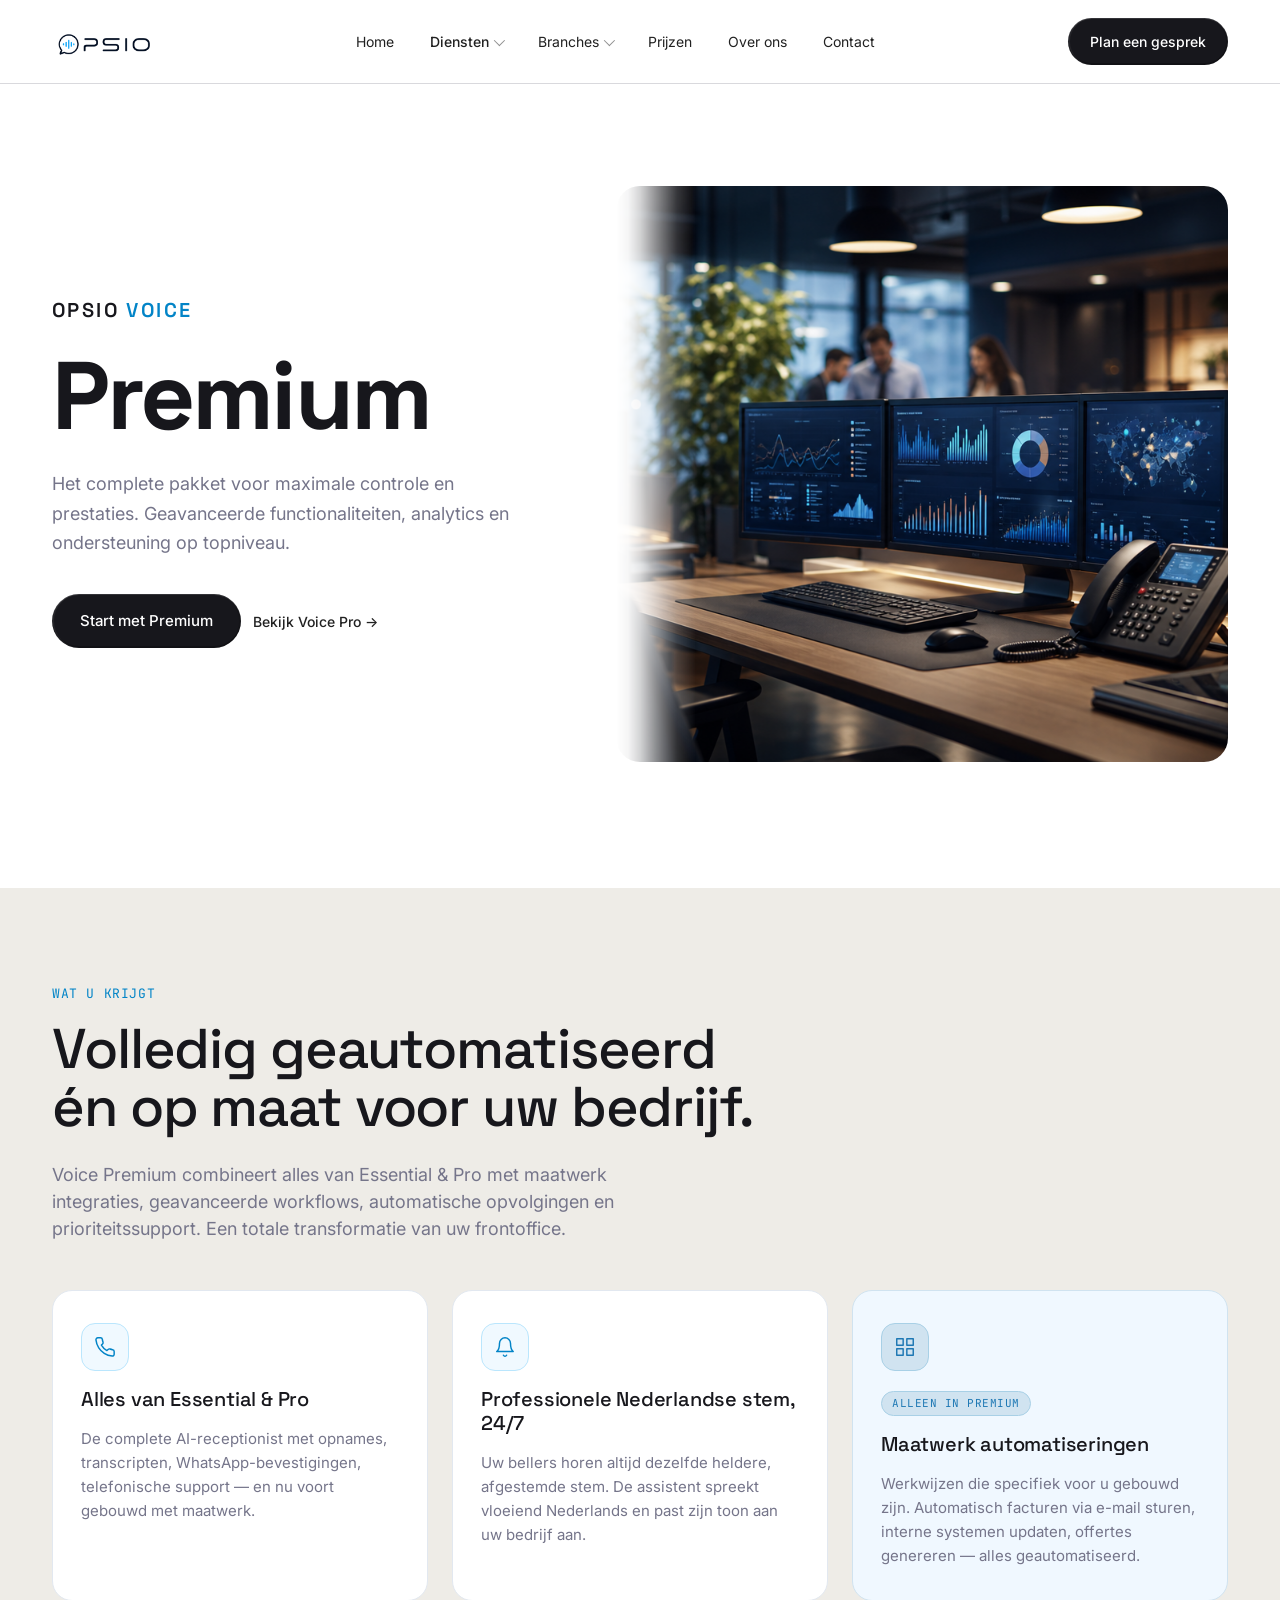
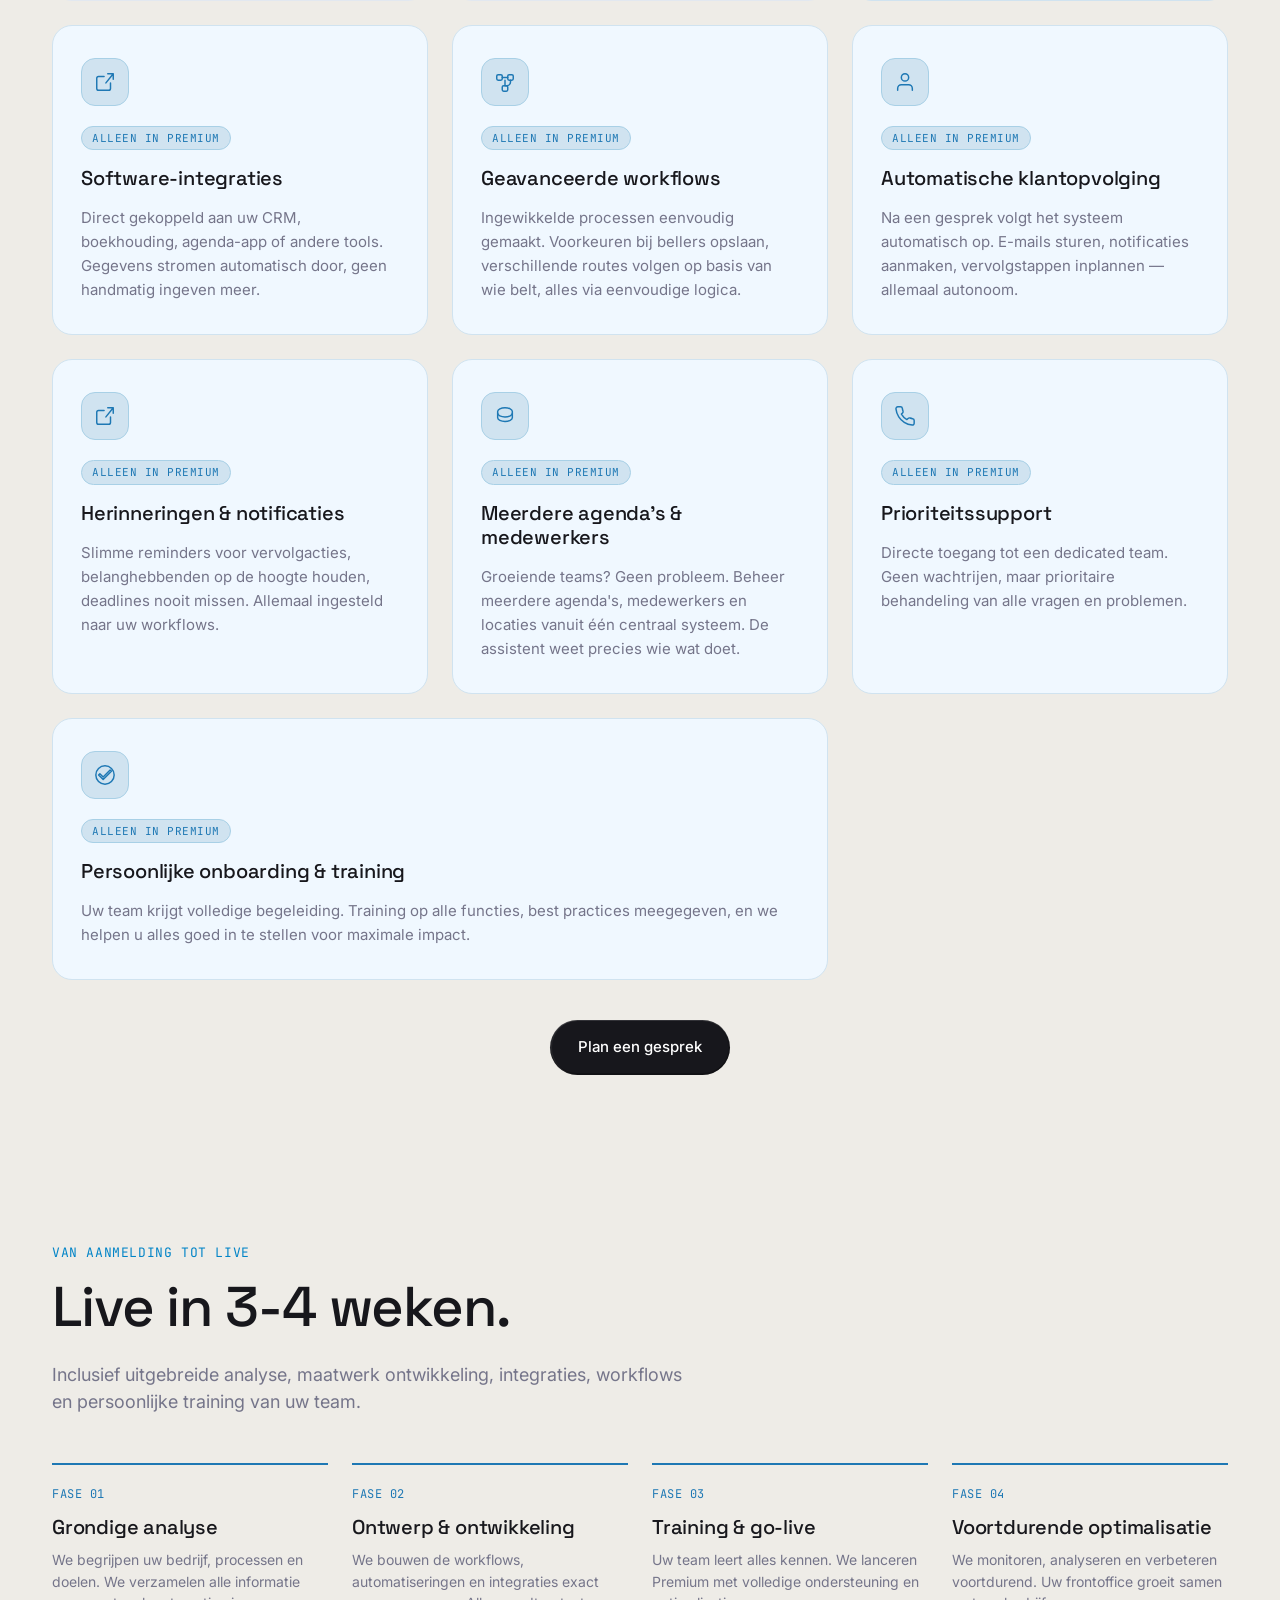
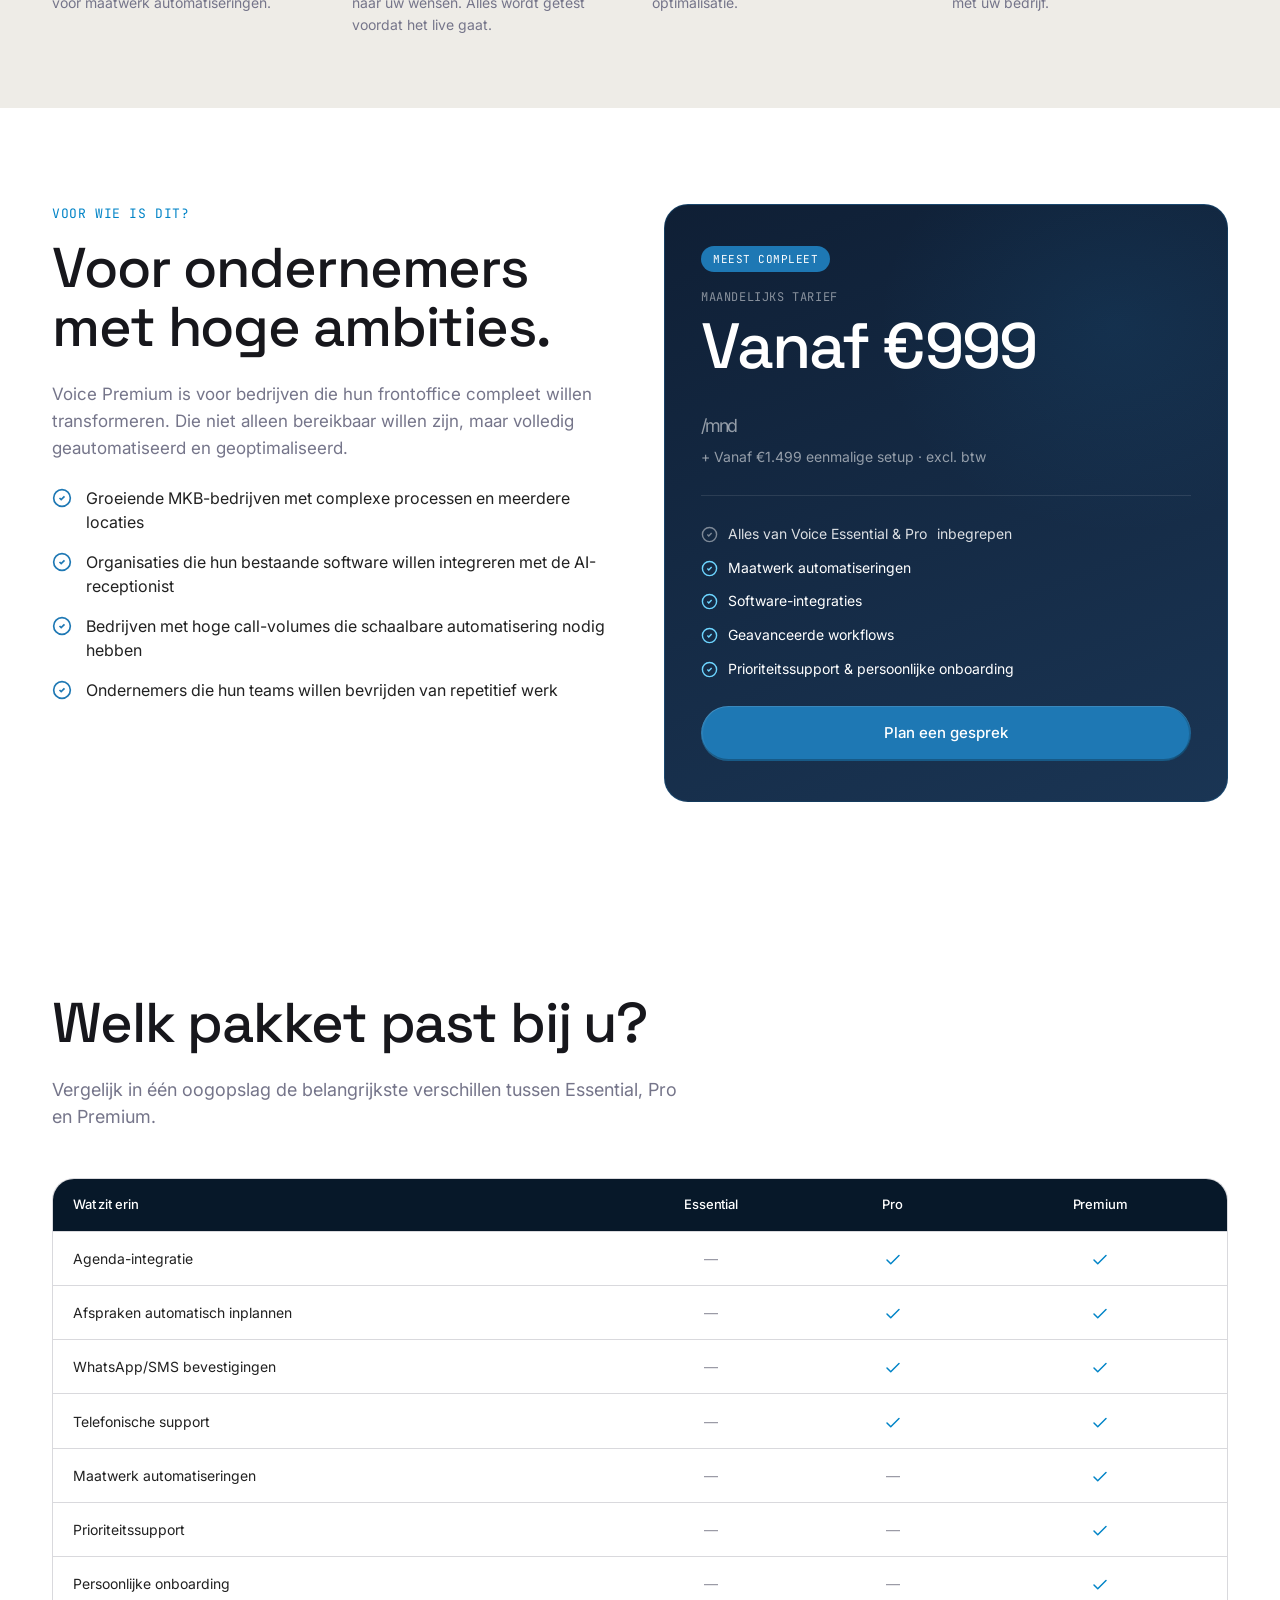
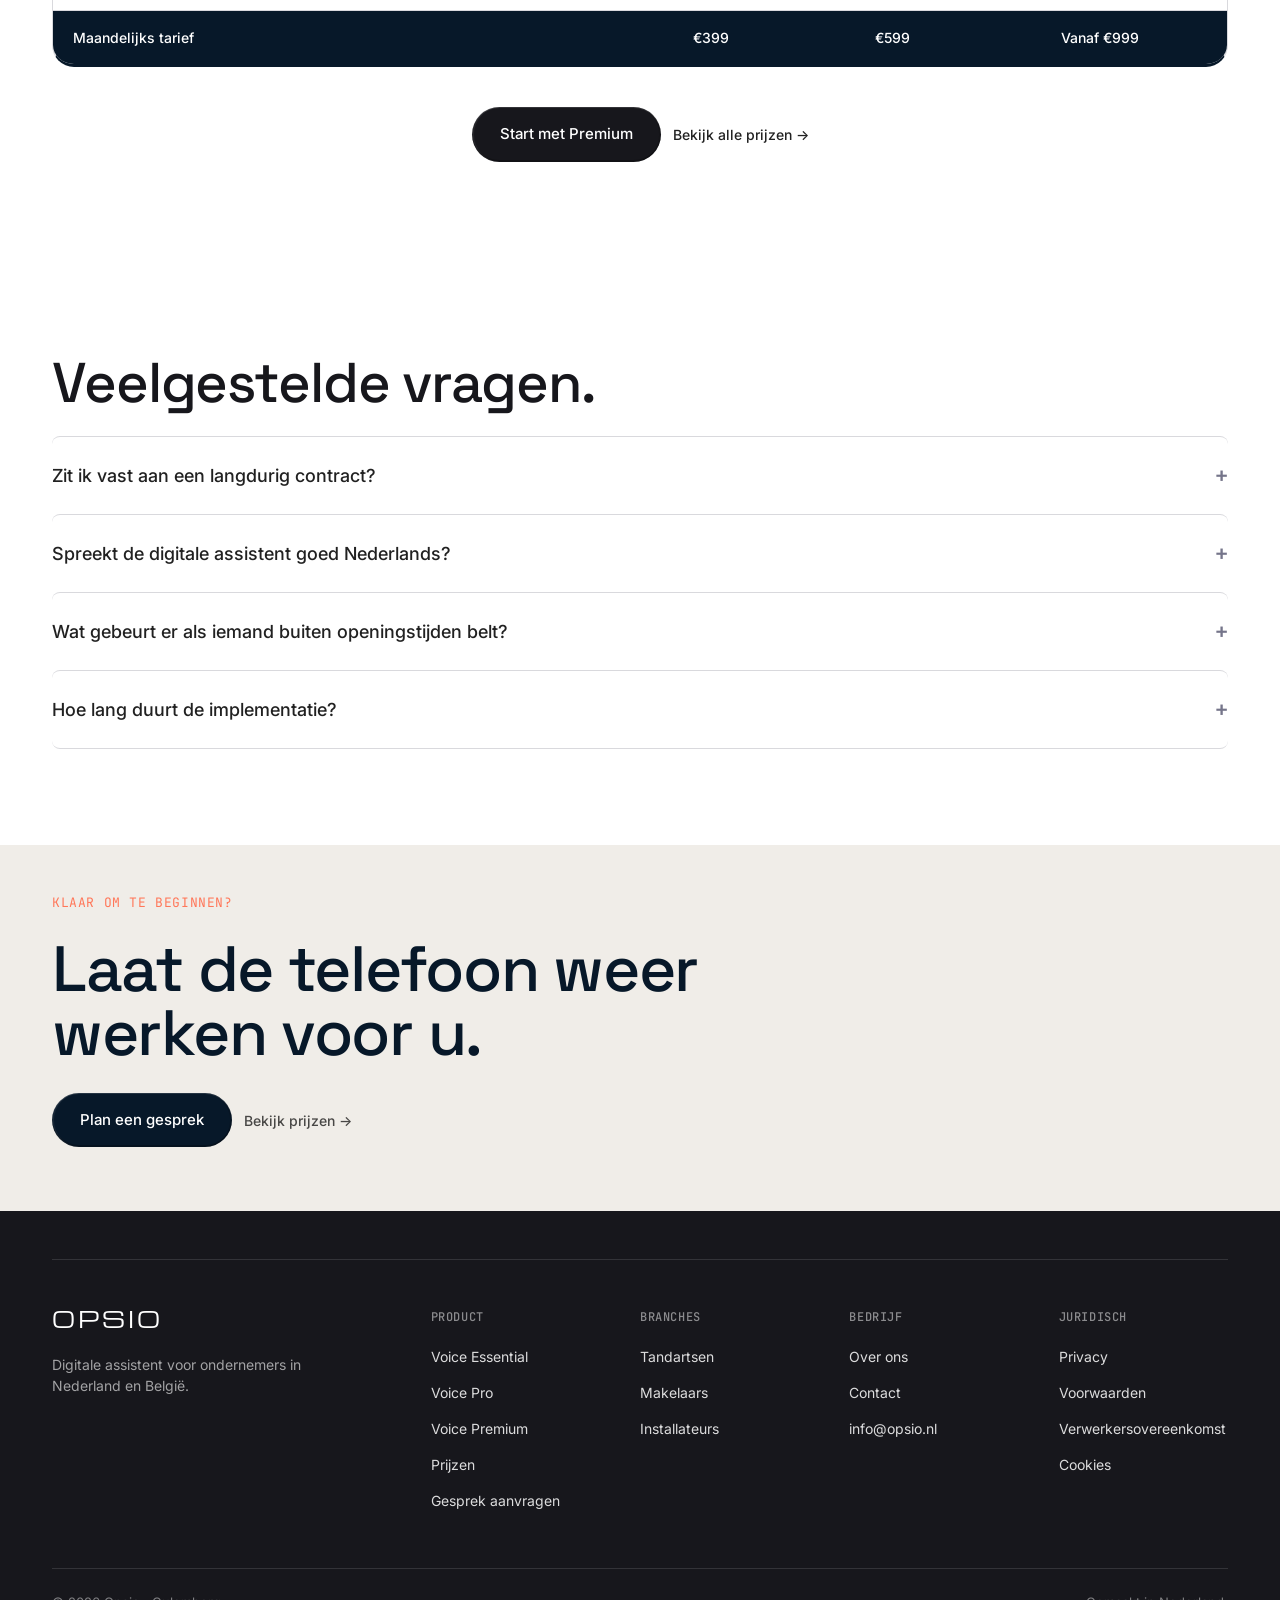
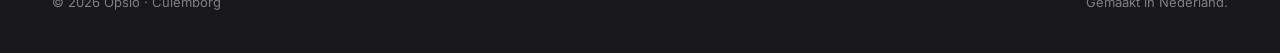
<file: premium.html>
<!DOCTYPE html>
<html lang="nl">
<head>
<meta charset="utf-8">
<meta name="viewport" content="width=device-width, initial-scale=1">
<script type="text/javascript" src="https://embeds.iubenda.com/widgets/6dcb9b32-bc2f-4510-ac9d-03ba5b0737de.js"></script>
<title>Opsio Voice Premium — Volledig geautomatiseerde frontoffice vanaf €999/maand</title>
<meta name="description" content="Opsio Voice Premium: de meest complete AI-receptionist met maatwerk automatiseringen, software integraties, geavanceerde workflows en prioriteitssupport." />
<meta name="robots" content="index, follow" />
<link rel="canonical" href="https://opsio.nl/premium.html" />

<meta property="og:title" content="Opsio Voice Premium — Volledig geautomatiseerde frontoffice vanaf €999/maand" />
<meta property="og:description" content="Voice Premium: maatwerk automatiseringen, integraties met uw bestaande software, geavanceerde workflows en persoonlijke onboarding." />
<meta property="og:type" content="website" />
<meta property="og:url" content="https://opsio.nl/premium.html" />
<meta property="og:image" content="https://opsio.nl/pexels-artyusufpatel-9330906.jpg" />

<script type="application/ld+json">
{
  "@context": "https://schema.org",
  "@type": "Product",
  "name": "Opsio Voice Premium",
  "description": "De meest complete AI-receptionist met maatwerk automatiseringen, software integraties, geavanceerde workflows, prioriteitssupport en persoonlijke onboarding.",
  "brand": { "@type": "Brand", "name": "Opsio" },
  "offers": {
    "@type": "Offer",
    "price": "999",
    "priceCurrency": "EUR",
    "priceValidUntil": "2027-01-01",
    "availability": "https://schema.org/InStock"
  }
}
</script>

<link rel="preconnect" href="https://fonts.googleapis.com">
<link rel="preconnect" href="https://fonts.gstatic.com" crossorigin>
<link rel="stylesheet" href="assets/site.css" />
<link rel="icon" href="assets/opsio_mark.svg" />

<style>
/* ── Premium-hero: gradient override (alleen horizontale fade, geen radial vignette) ── */
.prem-hero .industry-hero-image-fade img {
  -webkit-mask-image: linear-gradient(
    to right,
    transparent 0%,
    rgba(0, 0, 0, 0.04) 2%,
    rgba(0, 0, 0, 0.18) 4%,
    rgba(0, 0, 0, 0.5) 7%,
    rgba(0, 0, 0, 0.82) 10%,
    #000 13%
  );
  mask-image: linear-gradient(
    to right,
    transparent 0%,
    rgba(0, 0, 0, 0.04) 2%,
    rgba(0, 0, 0, 0.18) 4%,
    rgba(0, 0, 0, 0.5) 7%,
    rgba(0, 0, 0, 0.82) 10%,
    #000 13%
  );
  -webkit-mask-composite: source-over;
  mask-composite: add;
  -webkit-mask-size: 100% 100%;
  mask-size: 100% 100%;
}
@media (max-width: 860px) {
  .prem-hero .industry-hero-image-fade img {
    -webkit-mask-image: linear-gradient(
      to bottom,
      #000 0%,
      #000 68%,
      rgba(0, 0, 0, 0.72) 78%,
      rgba(0, 0, 0, 0.28) 90%,
      transparent 100%
    );
    mask-image: linear-gradient(
      to bottom,
      #000 0%,
      #000 68%,
      rgba(0, 0, 0, 0.72) 78%,
      rgba(0, 0, 0, 0.28) 90%,
      transparent 100%
    );
    -webkit-mask-composite: source-over;
    mask-composite: add;
    -webkit-mask-size: 100% 100%;
    mask-size: 100% 100%;
  }
}

/* ── Nieuwe Premium-hero (links: logo/titel, rechts: foto) ── */
.prem-hero {
  background: #fff;
  padding: 48px 0 72px;
}
.prem-hero-grid {
  min-height: clamp(580px, 76vh, 800px);
  display: grid;
  grid-template-columns: minmax(0, 45fr) minmax(0, 55fr);
  align-items: center;
  gap: clamp(40px, 5vw, 72px);
}
.prem-logo-lockup {
  display: flex;
  align-items: center;
  gap: 14px;
  margin-bottom: 32px;
}
.prem-logo-text {
  font-family: var(--font-display);
  font-size: 20px;
  font-weight: 600;
  letter-spacing: 0.12em;
  text-transform: uppercase;
  color: var(--opsio-near-black);
  line-height: 1;
}
.prem-logo-voice { color: #0284C7; }
.prem-hero-copy h1 {
  font-family: var(--font-display);
  font-size: clamp(60px, 7.5vw, 100px);
  font-weight: 700;
  line-height: 0.93;
  letter-spacing: -0.03em;
  color: var(--opsio-near-black);
  margin: 0 0 28px;
}
.prem-hero-copy > p {
  font-size: 18px;
  color: var(--opsio-slate);
  line-height: 1.65;
  max-width: 460px;
  margin: 0;
}
.prem-hero-actions {
  display: flex;
  flex-wrap: wrap;
  gap: 12px;
  margin-top: 36px;
}

.skip-link {
  position: absolute;
  top: 12px;
  left: 16px;
  z-index: 1000;
  transform: translateY(-160%);
  background: #071829;
  color: #fff;
  text-decoration: none;
  font-weight: 500;
  padding: 10px 14px;
  border-radius: 999px;
}
.skip-link:focus {
  transform: translateY(0);
  outline: 2px solid #0284C7;
  outline-offset: 2px;
}
.sr-only {
  position: absolute;
  width: 1px;
  height: 1px;
  padding: 0;
  margin: -1px;
  overflow: hidden;
  clip: rect(0, 0, 0, 0);
  white-space: nowrap;
  border: 0;
}
.btn,
.btn-primary,
.btn-ghost,
.nav-toggle {
  touch-action: manipulation;
}
.btn-ghost {
  min-height: 44px;
  align-items: center;
}
/* Mobile */
@media (max-width: 860px) {
  .prem-hero { padding: 32px 0 48px; }
  .prem-hero-grid {
    grid-template-columns: 1fr;
    min-height: auto;
    gap: 36px;
  }
  .prem-hero-copy h1 { font-size: clamp(48px, 13vw, 72px); }
  .prem-hero-copy > p { max-width: 100%; }
  .dentist-hero-image { height: clamp(260px, 52vw, 420px); }
}

/* Premium-stijl hero card — navy gradient */
.pkg-price-card {
  background: linear-gradient(160deg, #0f1f35 0%, #1a3554 100%);
  border: 1px solid rgba(30, 120, 180, 0.3);
  border-radius: 24px;
  padding: 40px 36px;
  color: #fff;
  position: relative;
  overflow: hidden;
}
.pkg-price-card::before {
  content: '';
  position: absolute;
  inset: 0;
  background: radial-gradient(60% 50% at 80% 20%, rgba(30, 120, 180, 0.12), transparent 70%);
  pointer-events: none;
}
.pkg-price-card > * { position: relative; z-index: 1; }
.pkg-price-badge {
  display: inline-block;
  background: #1e78b4;
  color: #fff;
  font-family: var(--font-mono);
  font-size: 11px;
  text-transform: uppercase;
  letter-spacing: 0.5px;
  padding: 5px 12px;
  border-radius: 999px;
  margin-bottom: 16px;
}
.pkg-price-label {
  font-family: var(--font-mono);
  font-size: 12px;
  letter-spacing: 0.6px;
  text-transform: uppercase;
  color: rgba(255,255,255,0.5);
  margin-bottom: 8px;
}
.pkg-price-num {
  font-family: var(--font-display);
  font-size: 64px;
  line-height: 1;
  letter-spacing: -0.03em;
  font-weight: 500;
  color: #fff;
  margin-bottom: 4px;
}
.pkg-price-num small {
  font-size: 18px;
  font-family: var(--font-body);
  font-weight: 400;
  color: rgba(255,255,255,0.55);
}
.pkg-price-setup {
  font-size: 14px;
  color: rgba(255,255,255,0.55);
  margin-bottom: 28px;
  padding-bottom: 28px;
  border-bottom: 1px solid rgba(255,255,255,0.1);
}
.pkg-price-items {
  display: grid;
  gap: 14px;
  margin-bottom: 28px;
}
.pkg-price-item {
  display: flex;
  align-items: flex-start;
  gap: 10px;
  font-size: 14px;
  color: rgba(255,255,255,0.85);
  line-height: 1.4;
}
.pkg-price-item svg {
  width: 17px; height: 17px;
  fill: none;
  stroke-width: 2;
  flex-shrink: 0;
  margin-top: 2px;
}
.pkg-price-item.inherited svg { stroke: rgba(255,255,255,0.45); }
.pkg-price-item.premium-only svg { stroke: #6dd5ff; }
.pkg-price-item.premium-only { color: #fff; }
.pkg-price-card .btn {
  width: 100%;
  justify-content: center;
}
.pkg-price-card .btn-primary {
  background: #1e78b4;
  color: #fff;
  border: none;
}
.pkg-price-card .btn-primary:hover { background: #154a6b; }

/* ── Feature cards ── */
.feature-detail-grid {
  display: grid;
  grid-template-columns: repeat(3, 1fr);
  gap: 24px;
  margin-top: 48px;
}
.feature-detail {
  border-radius: 20px;
  border: 1px solid #E2E8F0;
  background: #fff;
  padding: 32px 28px;
  display: flex;
  flex-direction: column;
  gap: 16px;
  transition: transform 240ms cubic-bezier(0.22,1,0.36,1), box-shadow 240ms;
}
.feature-detail:hover {
  box-shadow: 0 16px 40px -16px rgba(0,0,0,0.10);
}
.feature-detail.premium-highlight {
  border-color: #d0e3f0;
  background: #f0f8ff;
}
.feature-detail-icon {
  width: 48px; height: 48px;
  border-radius: 14px;
  background: #F0F9FF;
  border: 1px solid #BAE6FD;
  display: flex;
  align-items: center;
  justify-content: center;
}
.feature-detail.premium-highlight .feature-detail-icon {
  background: #d0e3f0;
  border-color: #a8d0e6;
}
.feature-detail-icon svg {
  width: 22px; height: 22px;
  stroke: #0284C7;
  fill: none;
  stroke-width: 1.6;
  stroke-linecap: round;
  stroke-linejoin: round;
}
.feature-detail.premium-highlight .feature-detail-icon svg { stroke: #1e78b4; }
.feature-detail h3 {
  font-family: var(--font-display);
  font-size: 20px;
  font-weight: 500;
  letter-spacing: -0.01em;
  margin: 0;
  line-height: 1.2;
  color: var(--opsio-near-black);
}
.feature-detail p {
  font-size: 15px;
  line-height: 1.6;
  color: var(--opsio-slate);
  margin: 0;
}
.premium-tag {
  display: inline-block;
  font-family: var(--font-mono);
  font-size: 11px;
  text-transform: uppercase;
  letter-spacing: 0.5px;
  background: #d0e3f0;
  color: #1e78b4;
  border: 1px solid #a8d0e6;
  padding: 3px 10px;
  border-radius: 999px;
  margin-top: 4px;
  align-self: flex-start;
}

/* ── Voor wie ── */
.voor-wie-grid {
  display: grid;
  grid-template-columns: 1fr 1fr;
  gap: 48px;
  align-items: start;
}
.voor-wie-list {
  list-style: none;
  padding: 0;
  margin: 24px 0 0;
  display: grid;
  gap: 16px;
}
.voor-wie-list li {
  display: flex;
  align-items: flex-start;
  gap: 14px;
  font-size: 16px;
  line-height: 1.5;
  color: var(--opsio-ink);
}
.voor-wie-list li svg {
  width: 20px; height: 20px;
  stroke: #1e78b4;
  fill: none;
  stroke-width: 2;
  flex-shrink: 0;
  margin-top: 2px;
}
/* ── Steps ── */
.pkg-steps {
  display: grid;
  grid-template-columns: repeat(4, 1fr);
  gap: 24px;
  margin-top: 48px;
}
.pkg-step {
  border-top: 2px solid #1e78b4;
  padding-top: 20px;
}
.pkg-step-num {
  font-family: var(--font-mono);
  font-size: 12px;
  letter-spacing: 0.5px;
  color: #1e78b4;
  text-transform: uppercase;
  margin-bottom: 12px;
}
.pkg-step h3 {
  font-family: var(--font-display);
  font-size: 20px;
  font-weight: 500;
  letter-spacing: -0.01em;
  margin: 0 0 10px;
  color: var(--opsio-near-black);
  line-height: 1.2;
}
.pkg-step p {
  font-size: 14px;
  color: var(--opsio-slate);
  line-height: 1.55;
  margin: 0;
}

/* ── Responsive ── */
@media (max-width: 960px) {
  .feature-detail-grid { grid-template-columns: 1fr; }
  .voor-wie-grid { grid-template-columns: 1fr; }
  .pkg-steps { grid-template-columns: 1fr 1fr; gap: 20px; }
}
@media (max-width: 540px) {
  .pkg-steps { grid-template-columns: 1fr; }
  .pkg-price-num { font-size: 48px; }
}
@media (max-width: 768px) {
  .feature-detail-grid {
    grid-template-columns: 1fr;
    gap: 18px;
  }
  .feature-detail,
  .feature-detail[style] {
    grid-column: auto !important;
    width: 100%;
    min-width: 0;
    padding: 28px 24px;
  }
}
</style>
</head>
<body>
<a class="skip-link" href="#main-content">Ga naar hoofdinhoud</a>

<header class="nav-wrap">
  <nav class="nav">
    <a href="index.html" class="brand"><span class="brand-mark"></span><span>Opsio</span></a>
    <div class="nav-menu">
      <a href="index.html">Home</a>
      <div class="nav-dropdown">
        <button class="nav-dropdown-trigger active">Diensten</button>
        <div class="nav-dropdown-menu">
          <a href="essential.html" class="nav-dropdown-item">Voice Essential</a>
          <a href="pro.html" class="nav-dropdown-item">Voice Pro</a>
          <a href="premium.html" class="nav-dropdown-item active">Voice Premium</a>
        </div>
      </div>
      <div class="nav-dropdown">
        <button class="nav-dropdown-trigger">Branches</button>
        <div class="nav-dropdown-menu">
          <a href="tandartsen.html" class="nav-dropdown-item">Tandartsen &amp; praktijken</a>
          <a href="makelaars.html" class="nav-dropdown-item">Makelaars</a>
          <a href="installateurs.html" class="nav-dropdown-item">Installateurs &amp; vakbedrijven</a>
        </div>
      </div>
      <a href="prijzen.html">Prijzen</a>
      <a href="over-ons.html">Over ons</a>
      <a href="contact.html">Contact</a>
    </div>
    <div class="nav-cta">
      <a href="contact.html?pakket=premium" class="btn btn-primary">Plan een gesprek</a>
      <button class="nav-toggle" data-nav-toggle aria-label="Menu"><span></span><span></span><span></span></button>
    </div>
  </nav>
</header>

<main id="main-content">

<section class="prem-hero">
  <div class="container prem-hero-grid">

    <div class="prem-hero-copy">
      <div class="prem-logo-lockup">
        <span class="prem-logo-text">OPSIO <span class="prem-logo-voice">VOICE</span></span>
      </div>
      <h1>Premium</h1>
      <p>Het complete pakket voor maximale controle en prestaties. Geavanceerde functionaliteiten, analytics en ondersteuning op topniveau.</p>
      <div class="prem-hero-actions">
        <a href="contact.html?pakket=premium" class="btn btn-primary btn-lg">Start met Premium</a>
        <a href="pro.html" class="btn btn-ghost">Bekijk Voice Pro →</a>
      </div>
    </div>

    <figure class="dentist-image dentist-hero-image industry-hero-image-fade">
      <img src="assets/premium-hero.png" alt="Kantoor met analytics-dashboards en bureautelefoon — Opsio Voice Premium" width="1280" height="853" fetchpriority="high" />
    </figure>

  </div>
</section>

<section class="section" style="background: var(--opsio-stone);">
  <div class="container">
    <div class="section-eyebrow">Wat u krijgt</div>
    <h2 class="section-title">Volledig geautomatiseerd én op maat voor uw bedrijf.</h2>
    <p class="section-lead">Voice Premium combineert alles van Essential &amp; Pro met maatwerk integraties, geavanceerde workflows, automatische opvolgingen en prioriteitssupport. Een totale transformatie van uw frontoffice.</p>

    <div class="feature-detail-grid">

            <div class="feature-detail">
        <div class="feature-detail-icon">
          <svg aria-hidden="true" viewBox="0 0 24 24"><path d="M22 16.92v3a2 2 0 0 1-2.18 2 19.79 19.79 0 0 1-8.63-3.07 19.5 19.5 0 0 1-6-6 19.79 19.79 0 0 1-3.07-8.67A2 2 0 0 1 4.11 2h3a2 2 0 0 1 2 1.72c.127.96.361 1.903.7 2.81a2 2 0 0 1-.45 2.11L8.09 9.91a16 16 0 0 0 6 6l1.27-1.27a2 2 0 0 1 2.11-.45c.907.339 1.85.573 2.81.7A2 2 0 0 1 22 16.92z"/></svg>
        </div>
        <h3>Alles van Essential &amp; Pro</h3>
        <p>De complete AI-receptionist met opnames, transcripten, WhatsApp-bevestigingen, telefonische support — en nu voort gebouwd met maatwerk.</p>
      </div>

      <div class="feature-detail">
        <div class="feature-detail-icon">
          <svg aria-hidden="true" viewBox="0 0 24 24"><path d="M18 8A6 6 0 0 0 6 8c0 7-3 9-3 9h18s-3-2-3-9"/><path d="M13.73 21a2 2 0 0 1-3.46 0"/></svg>
        </div>
        <h3>Professionele Nederlandse stem, 24/7</h3>
        <p>Uw bellers horen altijd dezelfde heldere, afgestemde stem. De assistent spreekt vloeiend Nederlands en past zijn toon aan uw bedrijf aan.</p>
      </div>

      

            <div class="feature-detail premium-highlight">
        <div class="feature-detail-icon">
          <svg aria-hidden="true" viewBox="0 0 24 24"><rect x="3" y="3" width="7" height="7"/><rect x="14" y="3" width="7" height="7"/><rect x="14" y="14" width="7" height="7"/><rect x="3" y="14" width="7" height="7"/></svg>
        </div>
        <span class="premium-tag">Alleen in Premium</span>
        <h3>Maatwerk automatiseringen</h3>
        <p>Werkwijzen die specifiek voor u gebouwd zijn. Automatisch facturen via e-mail sturen, interne systemen updaten, offertes genereren — alles geautomatiseerd.</p>
      </div>

      <div class="feature-detail premium-highlight">
        <div class="feature-detail-icon">
          <svg aria-hidden="true" viewBox="0 0 24 24"><path d="M18 13v6a2 2 0 0 1-2 2H5a2 2 0 0 1-2-2V8a2 2 0 0 1 2-2h6m4-3h6v6m0-6L13 13"/></svg>
        </div>
        <span class="premium-tag">Alleen in Premium</span>
        <h3>Software-integraties</h3>
        <p>Direct gekoppeld aan uw CRM, boekhouding, agenda-app of andere tools. Gegevens stromen automatisch door, geen handmatig ingeven meer.</p>
      </div>

      <div class="feature-detail premium-highlight">
        <div class="feature-detail-icon">
          <svg aria-hidden="true" viewBox="0 0 24 24"><rect x="3" y="4" width="6" height="6" rx="1.5"/><rect x="15" y="4" width="6" height="6" rx="1.5"/><rect x="9" y="16" width="6" height="6" rx="1.5"/><path d="M9 7h6M12 10v6M18 10v2a4 4 0 0 1-4 4h-2"/></svg>
        </div>
        <span class="premium-tag">Alleen in Premium</span>
        <h3>Geavanceerde workflows</h3>
        <p>Ingewikkelde processen eenvoudig gemaakt. Voorkeuren bij bellers opslaan, verschillende routes volgen op basis van wie belt, alles via eenvoudige logica.</p>
      </div>

      <div class="feature-detail premium-highlight">
        <div class="feature-detail-icon">
          <svg aria-hidden="true" viewBox="0 0 24 24"><path d="M20 21v-2a4 4 0 0 0-4-4H8a4 4 0 0 0-4 4v2"/><circle cx="12" cy="7" r="4"/></svg>
        </div>
        <span class="premium-tag">Alleen in Premium</span>
        <h3>Automatische klantopvolging</h3>
        <p>Na een gesprek volgt het systeem automatisch op. E-mails sturen, notificaties aanmaken, vervolgstappen inplannen — allemaal autonoom.</p>
      </div>

      <div class="feature-detail premium-highlight">
        <div class="feature-detail-icon">
          <svg aria-hidden="true" viewBox="0 0 24 24"><path d="M18 13v6a2 2 0 0 1-2 2H5a2 2 0 0 1-2-2V8a2 2 0 0 1 2-2h6m4-3h6v6m0-6L13 13"/></svg>
        </div>
        <span class="premium-tag">Alleen in Premium</span>
        <h3>Herinneringen &amp; notificaties</h3>
        <p>Slimme reminders voor vervolgacties, belanghebbenden op de hoogte houden, deadlines nooit missen. Allemaal ingesteld naar uw workflows.</p>
      </div>

      <div class="feature-detail premium-highlight">
        <div class="feature-detail-icon">
          <svg aria-hidden="true" viewBox="0 0 24 24"><path d="M12 3c4.418 0 8 1.79 8 4v2c0 2.21-3.582 4-8 4s-8-1.79-8-4V7c0-2.21 3.582-4 8-4z"/><path d="M4 9v5c0 2.21 3.582 4 8 4s8-1.79 8-4v-5"/></svg>
        </div>
        <span class="premium-tag">Alleen in Premium</span>
        <h3>Meerdere agenda's &amp; medewerkers</h3>
        <p>Groeiende teams? Geen probleem. Beheer meerdere agenda's, medewerkers en locaties vanuit één centraal systeem. De assistent weet precies wie wat doet.</p>
      </div>

      <div class="feature-detail premium-highlight" style="grid-column: span 1;">
        <div class="feature-detail-icon">
          <svg aria-hidden="true" viewBox="0 0 24 24"><path d="M22 16.92v3a2 2 0 0 1-2.18 2 19.79 19.79 0 0 1-8.63-3.07 19.5 19.5 0 0 1-6-6 19.79 19.79 0 0 1-3.07-8.67A2 2 0 0 1 4.11 2h3a2 2 0 0 1 2 1.72c.127.96.361 1.903.7 2.81a2 2 0 0 1-.45 2.11L8.09 9.91a16 16 0 0 0 6 6l1.27-1.27a2 2 0 0 1 2.11-.45c.907.339 1.85.573 2.81.7A2 2 0 0 1 22 16.92z"/></svg>
        </div>
        <span class="premium-tag">Alleen in Premium</span>
        <h3>Prioriteitssupport</h3>
        <p>Directe toegang tot een dedicated team. Geen wachtrijen, maar prioritaire behandeling van alle vragen en problemen.</p>
      </div>

      <div class="feature-detail premium-highlight" style="grid-column: span 2;">
        <div class="feature-detail-icon">
          <svg aria-hidden="true" viewBox="0 0 24 24"><path d="M12 2C6.48 2 2 6.48 2 12s4.48 10 10 10 10-4.48 10-10S17.52 2 12 2zm-2 15l-5-5 1.41-1.41L10 14.17l7.59-7.59L19 8l-9 9z"/></svg>
        </div>
        <span class="premium-tag">Alleen in Premium</span>
        <h3>Persoonlijke onboarding &amp; training</h3>
        <p>Uw team krijgt volledige begeleiding. Training op alle functies, best practices meegegeven, en we helpen u alles goed in te stellen voor maximale impact.</p>
      </div>

    </div>
    <div style="display: flex; justify-content: center; margin-top: 40px;">
      <a href="contact.html?pakket=premium" class="btn btn-primary btn-lg">Plan een gesprek</a>
    </div>
  </div>
</section>


<section class="section tight" style="background: var(--opsio-stone);">
  <div class="container">
    <div class="section-eyebrow">Van aanmelding tot live</div>
    <h2 class="section-title">Live in 3-4 weken.</h2>
    <p class="section-lead">Inclusief uitgebreide analyse, maatwerk ontwikkeling, integraties, workflows en persoonlijke training van uw team.</p>

    <div class="pkg-steps">
      <div class="pkg-step">
        <div class="pkg-step-num">Fase 01</div>
        <h3>Grondige analyse</h3>
        <p>We begrijpen uw bedrijf, processen en doelen. We verzamelen alle informatie voor maatwerk automatiseringen.</p>
      </div>
      <div class="pkg-step">
        <div class="pkg-step-num">Fase 02</div>
        <h3>Ontwerp &amp; ontwikkeling</h3>
        <p>We bouwen de workflows, automatiseringen en integraties exact naar uw wensen. Alles wordt getest voordat het live gaat.</p>
      </div>
      <div class="pkg-step">
        <div class="pkg-step-num">Fase 03</div>
        <h3>Training &amp; go-live</h3>
        <p>Uw team leert alles kennen. We lanceren Premium met volledige ondersteuning en optimalisatie.</p>
      </div>
      <div class="pkg-step">
        <div class="pkg-step-num">Fase 04</div>
        <h3>Voortdurende optimalisatie</h3>
        <p>We monitoren, analyseren en verbeteren voortdurend. Uw frontoffice groeit samen met uw bedrijf.</p>
      </div>
    </div>
  </div>
</section>

<section class="section">
  <div class="container">
    <div class="voor-wie-grid">
      <div>
        <div class="section-eyebrow">Voor wie is dit?</div>
        <h2 class="section-title">Voor ondernemers met hoge ambities.</h2>
        <p style="font-size: 17px; color: var(--opsio-slate); line-height: 1.6; margin: 0 0 8px;">Voice Premium is voor bedrijven die hun frontoffice compleet willen transformeren. Die niet alleen bereikbaar willen zijn, maar volledig geautomatiseerd en geoptimaliseerd.</p>
        <ul class="voor-wie-list">
          <li>
            <svg aria-hidden="true" viewBox="0 0 24 24"><path d="M9 12l2 2 4-4"/><circle cx="12" cy="12" r="10"/></svg>
            Groeiende MKB-bedrijven met complexe processen en meerdere locaties
          </li>
          <li>
            <svg aria-hidden="true" viewBox="0 0 24 24"><path d="M9 12l2 2 4-4"/><circle cx="12" cy="12" r="10"/></svg>
            Organisaties die hun bestaande software willen integreren met de AI-receptionist
          </li>
          <li>
            <svg aria-hidden="true" viewBox="0 0 24 24"><path d="M9 12l2 2 4-4"/><circle cx="12" cy="12" r="10"/></svg>
            Bedrijven met hoge call-volumes die schaalbare automatisering nodig hebben
          </li>
          <li>
            <svg aria-hidden="true" viewBox="0 0 24 24"><path d="M9 12l2 2 4-4"/><circle cx="12" cy="12" r="10"/></svg>
            Ondernemers die hun teams willen bevrijden van repetitief werk
          </li>
        </ul>
      </div>

      <div class="pkg-price-card">
        <div class="pkg-price-badge">Meest compleet</div>
        <div class="pkg-price-label">Maandelijks tarief</div>
        <div class="pkg-price-num">Vanaf €999<small><br>/mnd</small></div>
        <div class="pkg-price-setup">+ Vanaf €1.499 eenmalige setup · excl. btw</div>
        <div class="pkg-price-items">
          <div class="pkg-price-item inherited">
            <svg aria-hidden="true" viewBox="0 0 24 24"><path d="M9 12l2 2 4-4"/><circle cx="12" cy="12" r="10"/></svg>
            <a href="pro.html" style="color: inherit; text-decoration: none;">Alles van Voice Essential &amp; Pro</a> inbegrepen
          </div>
          <div class="pkg-price-item premium-only">
            <svg aria-hidden="true" viewBox="0 0 24 24"><path d="M9 12l2 2 4-4"/><circle cx="12" cy="12" r="10"/></svg>
            Maatwerk automatiseringen
          </div>
          <div class="pkg-price-item premium-only">
            <svg aria-hidden="true" viewBox="0 0 24 24"><path d="M9 12l2 2 4-4"/><circle cx="12" cy="12" r="10"/></svg>
            Software-integraties
          </div>
          <div class="pkg-price-item premium-only">
            <svg aria-hidden="true" viewBox="0 0 24 24"><path d="M9 12l2 2 4-4"/><circle cx="12" cy="12" r="10"/></svg>
            Geavanceerde workflows
          </div>
          <div class="pkg-price-item premium-only">
            <svg aria-hidden="true" viewBox="0 0 24 24"><path d="M9 12l2 2 4-4"/><circle cx="12" cy="12" r="10"/></svg>
            Prioriteitssupport &amp; persoonlijke onboarding
          </div>
        </div>
        <a href="contact.html?pakket=premium" class="btn btn-primary btn-lg">Plan een gesprek</a>
      </div>
    </div>
  </div>
</section>

<section class="section">
  <div class="container">
    <h2 class="section-title">Welk pakket past bij u?</h2>
    <p class="section-lead">Vergelijk in één oogopslag de belangrijkste verschillen tussen Essential, Pro en Premium.</p>

    <div class="compare">
      <table>
        <thead>
          <tr>
            <th>Wat zit erin</th>
            <th>Essential</th>
            <th>Pro</th>
            <th>Premium</th>
          </tr>
        </thead>
        <tbody>
          <tr><td>Agenda-integratie</td><td class="dash"><span aria-hidden="true">—</span><span class="sr-only">Niet inbegrepen</span></td><td><span aria-hidden="true"><svg aria-hidden="true" viewBox="0 0 24 24" fill="none" stroke="#0284C7" stroke-width="2" stroke-linecap="round" stroke-linejoin="round" width="18" height="18"><polyline points="20 6 9 17 4 12"/></svg></span><span class="sr-only">Inbegrepen</span></td><td><span aria-hidden="true"><svg aria-hidden="true" viewBox="0 0 24 24" fill="none" stroke="#0284C7" stroke-width="2" stroke-linecap="round" stroke-linejoin="round" width="18" height="18"><polyline points="20 6 9 17 4 12"/></svg></span><span class="sr-only">Inbegrepen</span></td></tr>
          <tr><td>Afspraken automatisch inplannen</td><td class="dash"><span aria-hidden="true">—</span><span class="sr-only">Niet inbegrepen</span></td><td><span aria-hidden="true"><svg aria-hidden="true" viewBox="0 0 24 24" fill="none" stroke="#0284C7" stroke-width="2" stroke-linecap="round" stroke-linejoin="round" width="18" height="18"><polyline points="20 6 9 17 4 12"/></svg></span><span class="sr-only">Inbegrepen</span></td><td><span aria-hidden="true"><svg aria-hidden="true" viewBox="0 0 24 24" fill="none" stroke="#0284C7" stroke-width="2" stroke-linecap="round" stroke-linejoin="round" width="18" height="18"><polyline points="20 6 9 17 4 12"/></svg></span><span class="sr-only">Inbegrepen</span></td></tr>
          <tr><td>WhatsApp/SMS bevestigingen</td><td class="dash"><span aria-hidden="true">—</span><span class="sr-only">Niet inbegrepen</span></td><td><span aria-hidden="true"><svg aria-hidden="true" viewBox="0 0 24 24" fill="none" stroke="#0284C7" stroke-width="2" stroke-linecap="round" stroke-linejoin="round" width="18" height="18"><polyline points="20 6 9 17 4 12"/></svg></span><span class="sr-only">Inbegrepen</span></td><td><span aria-hidden="true"><svg aria-hidden="true" viewBox="0 0 24 24" fill="none" stroke="#0284C7" stroke-width="2" stroke-linecap="round" stroke-linejoin="round" width="18" height="18"><polyline points="20 6 9 17 4 12"/></svg></span><span class="sr-only">Inbegrepen</span></td></tr>
          <tr><td>Telefonische support</td><td class="dash"><span aria-hidden="true">—</span><span class="sr-only">Niet inbegrepen</span></td><td><span aria-hidden="true"><svg aria-hidden="true" viewBox="0 0 24 24" fill="none" stroke="#0284C7" stroke-width="2" stroke-linecap="round" stroke-linejoin="round" width="18" height="18"><polyline points="20 6 9 17 4 12"/></svg></span><span class="sr-only">Inbegrepen</span></td><td><span aria-hidden="true"><svg aria-hidden="true" viewBox="0 0 24 24" fill="none" stroke="#0284C7" stroke-width="2" stroke-linecap="round" stroke-linejoin="round" width="18" height="18"><polyline points="20 6 9 17 4 12"/></svg></span><span class="sr-only">Inbegrepen</span></td></tr>
          <tr><td>Maatwerk automatiseringen</td><td class="dash"><span aria-hidden="true">—</span><span class="sr-only">Niet inbegrepen</span></td><td class="dash"><span aria-hidden="true">—</span><span class="sr-only">Niet inbegrepen</span></td><td><span aria-hidden="true"><svg aria-hidden="true" viewBox="0 0 24 24" fill="none" stroke="#0284C7" stroke-width="2" stroke-linecap="round" stroke-linejoin="round" width="18" height="18"><polyline points="20 6 9 17 4 12"/></svg></span><span class="sr-only">Inbegrepen</span></td></tr>
          <tr><td>Prioriteitssupport</td><td class="dash"><span aria-hidden="true">—</span><span class="sr-only">Niet inbegrepen</span></td><td class="dash"><span aria-hidden="true">—</span><span class="sr-only">Niet inbegrepen</span></td><td><span aria-hidden="true"><svg aria-hidden="true" viewBox="0 0 24 24" fill="none" stroke="#0284C7" stroke-width="2" stroke-linecap="round" stroke-linejoin="round" width="18" height="18"><polyline points="20 6 9 17 4 12"/></svg></span><span class="sr-only">Inbegrepen</span></td></tr>
          <tr><td>Persoonlijke onboarding</td><td class="dash"><span aria-hidden="true">—</span><span class="sr-only">Niet inbegrepen</span></td><td class="dash"><span aria-hidden="true">—</span><span class="sr-only">Niet inbegrepen</span></td><td><span aria-hidden="true"><svg aria-hidden="true" viewBox="0 0 24 24" fill="none" stroke="#0284C7" stroke-width="2" stroke-linecap="round" stroke-linejoin="round" width="18" height="18"><polyline points="20 6 9 17 4 12"/></svg></span><span class="sr-only">Inbegrepen</span></td></tr>
          <tr style="background: #071829;">
            <td style="color: #fff; font-weight: 500;">Maandelijks tarief</td>
            <td style="color: #fff; font-weight: 500;">€399</td>
            <td style="color: #fff; font-weight: 500;">€599</td>
            <td style="color: #fff; font-weight: 500;">Vanaf €999</td>
          </tr>
        </tbody>
      </table>
    </div>

    <div style="display: flex; gap: 12px; justify-content: center; margin-top: 40px; flex-wrap: wrap;">
      <a href="contact.html?pakket=premium" class="btn btn-primary btn-lg">Start met Premium</a>
      <a href="prijzen.html" class="btn btn-ghost">Bekijk alle prijzen →</a>
    </div>
  </div>
</section>

<section class="section">
  <div class="container">
    <h2 class="section-title">Veelgestelde vragen.</h2>
    <div class="faq-list">
      <details class="faq-item">
        <summary class="faq-q">Zit ik vast aan een langdurig contract?</summary>
        <p class="faq-a">Nee. Essential en Pro zijn maandelijks opzegbaar.</p>
      </details>
      <details class="faq-item">
        <summary class="faq-q">Spreekt de digitale assistent goed Nederlands?</summary>
        <p class="faq-a">Ja. De assistent spreekt professioneel Nederlands en begrijpt natuurlijke gesprekken.</p>
      </details>
      <details class="faq-item">
        <summary class="faq-q">Wat gebeurt er als iemand buiten openingstijden belt?</summary>
        <p class="faq-a">De assistent neemt gesprekken 24/7 aan en verwerkt deze volgens de ingestelde werkwijze.</p>
      </details>
      <details class="faq-item">
        <summary class="faq-q">Hoe lang duurt de implementatie?</summary>
        <p class="faq-a">Afhankelijk van het pakket varieert dit van ongeveer één week tot enkele weken.</p>
      </details>
    </div>
  </div>
</section>

</main>

<section class="prefooter-cta">
  <div class="container">
    <div class="footer-eyebrow">Klaar om te beginnen?</div>
    <h2 class="footer-headline">Laat de telefoon weer werken voor u.</h2>
    <div class="footer-cta">
      <a href="contact.html" class="btn btn-primary btn-lg">Plan een gesprek</a>
      <a href="prijzen.html" class="btn btn-ghost" style="color: rgba(0,0,0,0.7);">Bekijk prijzen &rarr;</a>
    </div>
  </div>
</section>

<footer class="footer">
  <div class="container">
    <div class="footer-grid">
      <div class="footer-brand-block">
        <div class="footer-text-logo">OPSIO</div>
        <p>Digitale assistent voor ondernemers in Nederland en België.</p>
      </div>
      <div class="footer-col">
        <h4>Product</h4>
        <ul>
          <li><a href="essential.html">Voice Essential</a></li>
          <li><a href="pro.html">Voice Pro</a></li>
          <li><a href="premium.html">Voice Premium</a></li>
          <li><a href="prijzen.html">Prijzen</a></li>
          <li><a href="contact.html">Gesprek aanvragen</a></li>
        </ul>
      </div>
      <div class="footer-col">
        <h4>Branches</h4>
        <ul>
          <li><a href="tandartsen.html">Tandartsen</a></li>
          <li><a href="makelaars.html">Makelaars</a></li>
          <li><a href="installateurs.html">Installateurs</a></li>
        </ul>
      </div>
      <div class="footer-col">
        <h4>Bedrijf</h4>
        <ul>
          <li><a href="over-ons.html">Over ons</a></li>
          <li><a href="contact.html">Contact</a></li>
          <li><a href="mailto:info@opsio.nl">info@opsio.nl</a></li>
        </ul>
      </div>
      <div class="footer-col">
        <h4>Juridisch</h4>
        <ul>
          <li><a href="privacy.html">Privacy</a></li>
          <li><a href="voorwaarden.html">Voorwaarden</a></li>
          <li><a href="verwerkersovereenkomst.html">Verwerkersovereenkomst</a></li>
          <li><a href="#cookie-preferences" data-iubenda-preferences>Cookies</a></li>
        </ul>
      </div>
    </div>
    <div class="footer-bottom">
      <span>&copy; 2026 Opsio &middot; Culemborg</span>
      <span>Gemaakt in Nederland.</span>
    </div>
  </div>
</footer>

<script src="assets/site.js"></script>
</body>
</html>
</file>
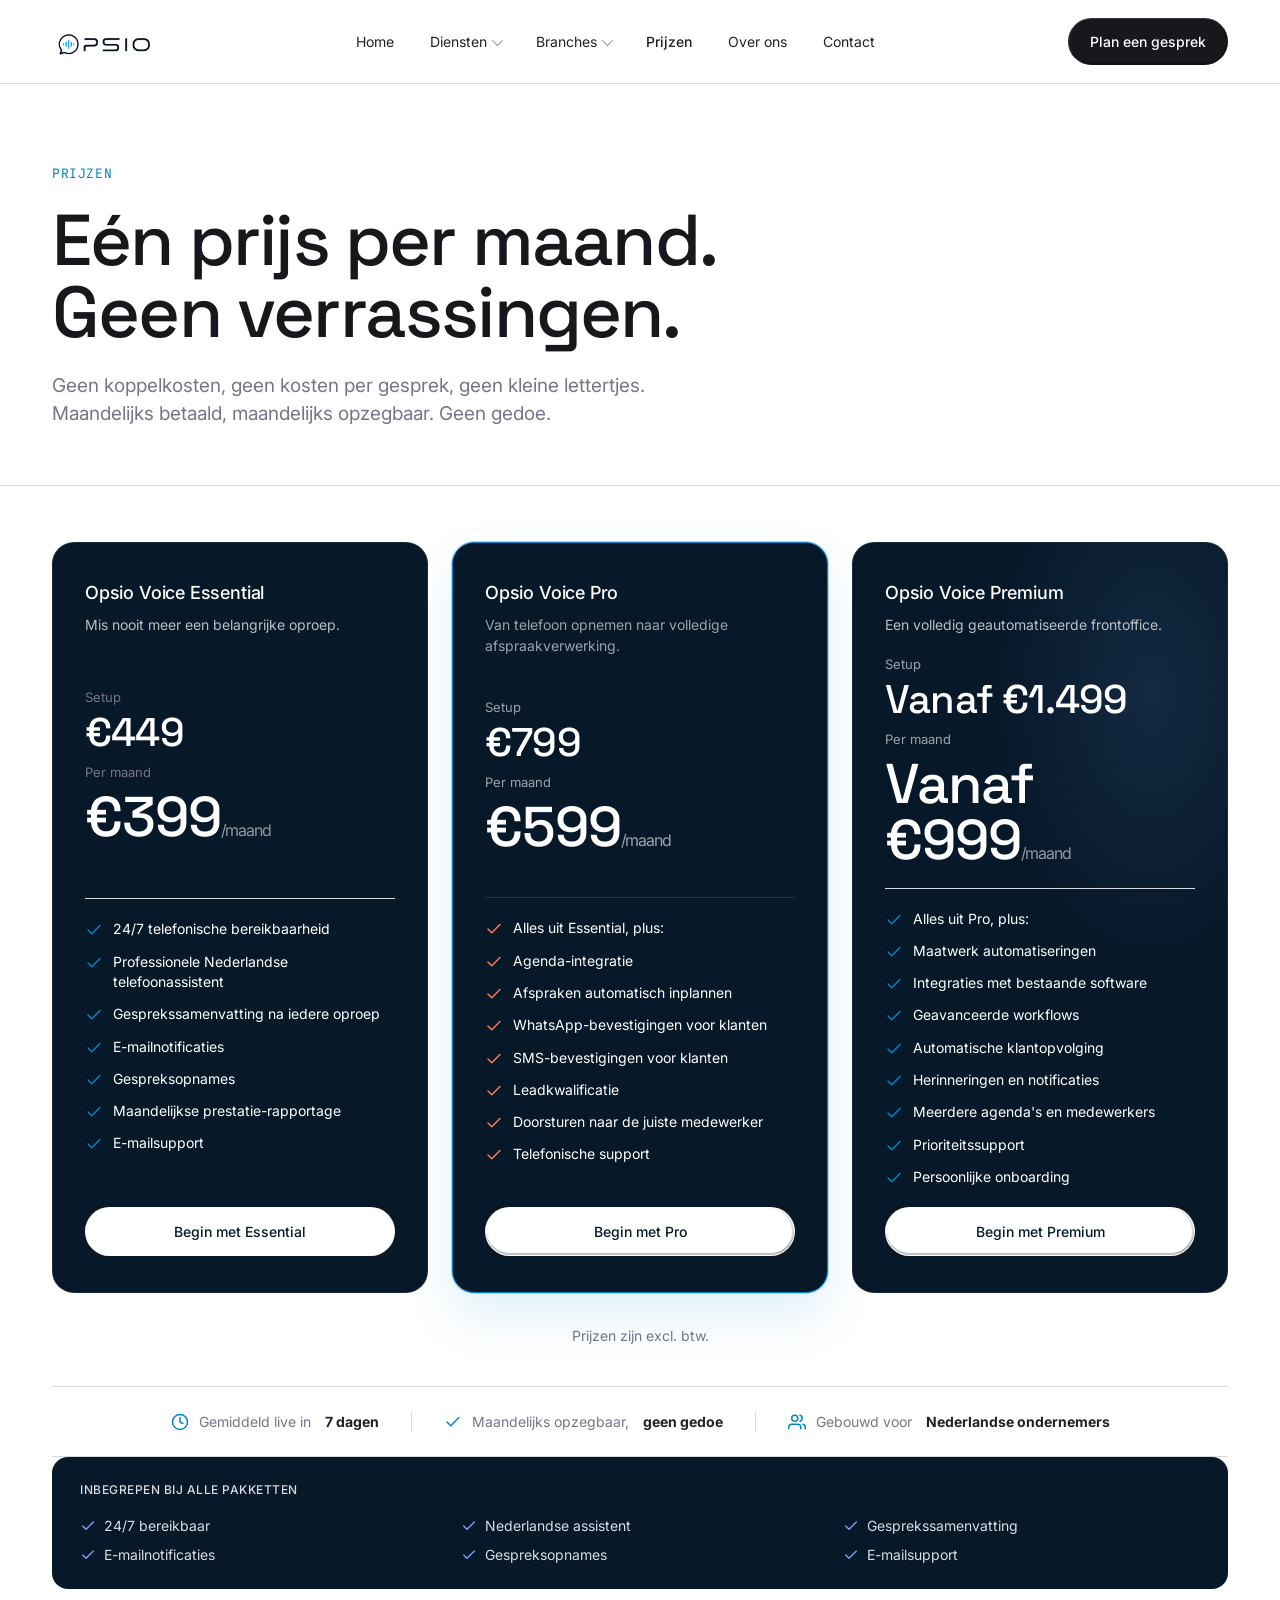
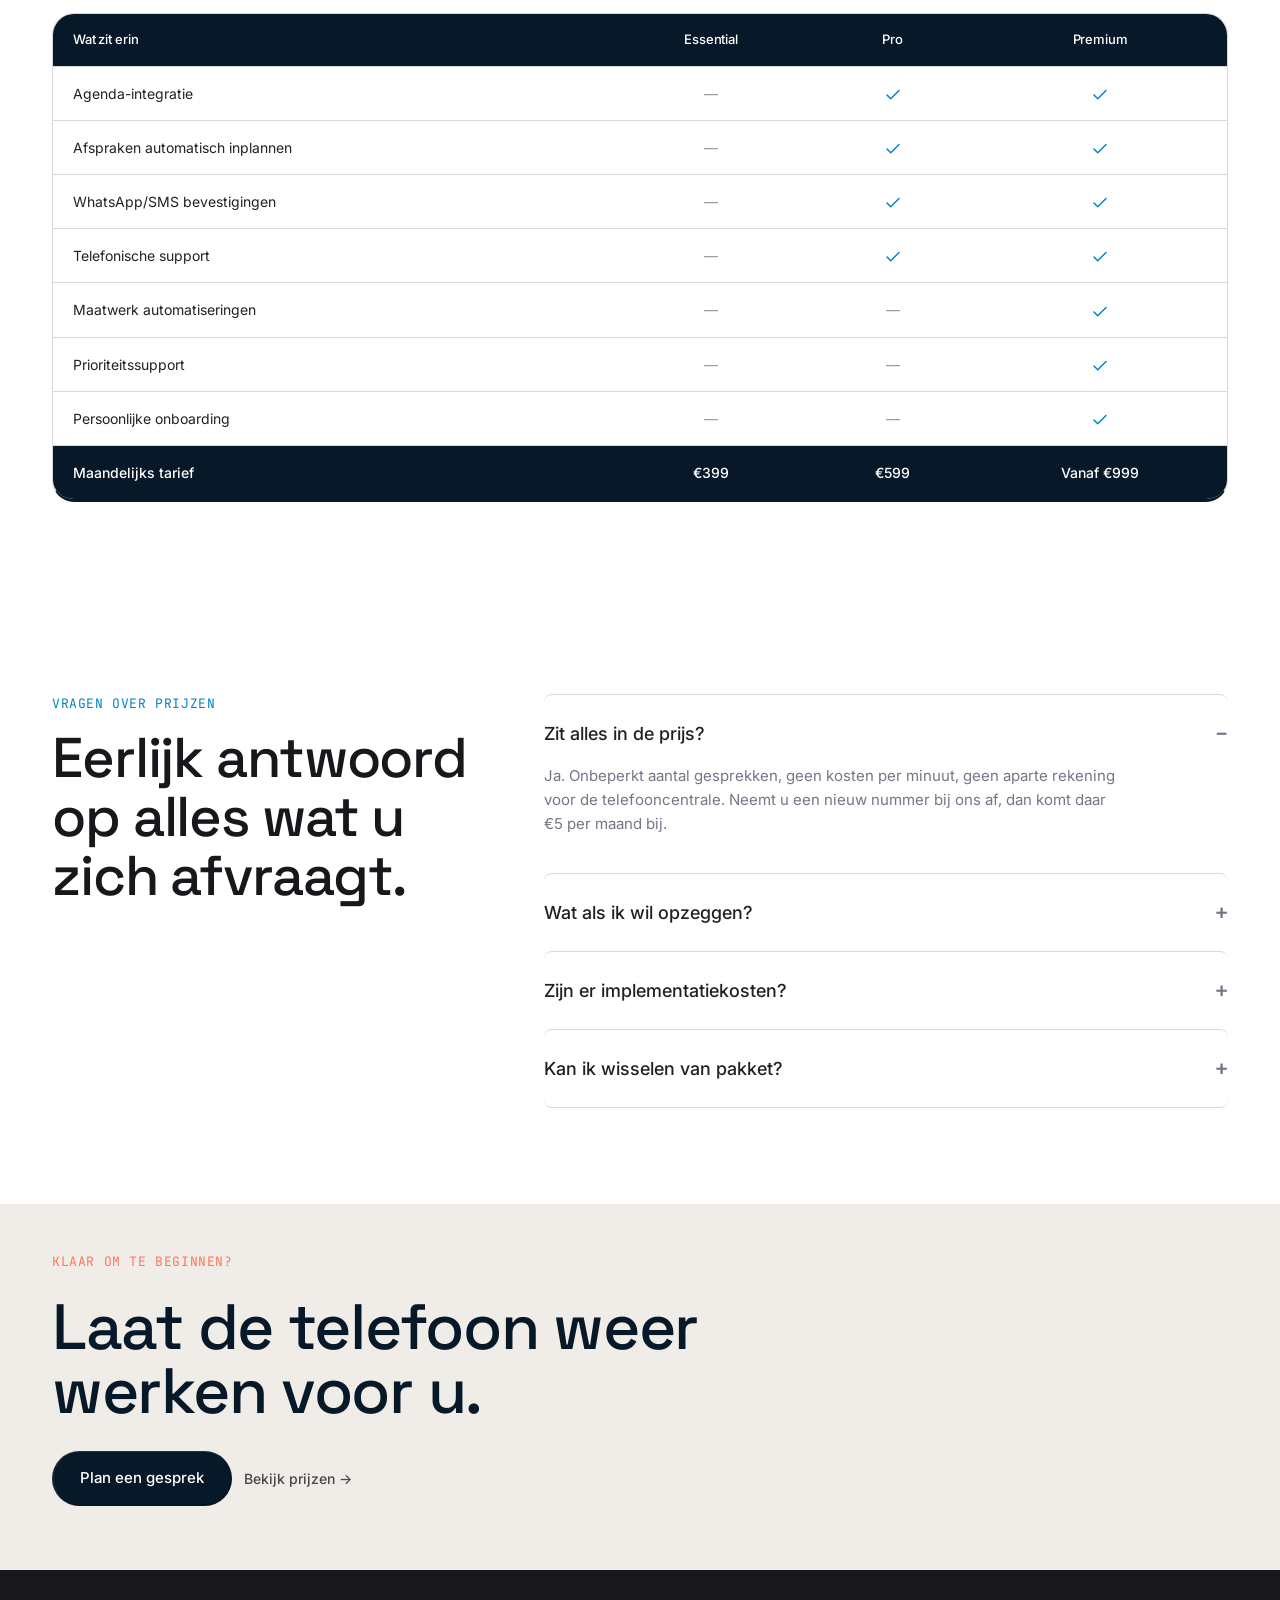
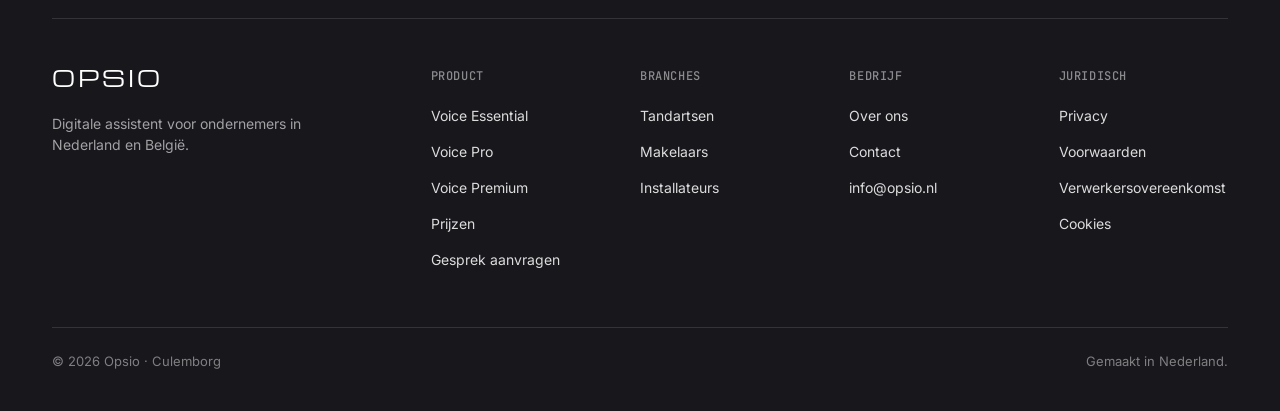
<file: prijzen.html>
<!DOCTYPE html>
<html lang="nl">
<head>
<script type="text/javascript" src="https://embeds.iubenda.com/widgets/6dcb9b32-bc2f-4510-ac9d-03ba5b0737de.js"></script>
<meta charset="UTF-8" />
<meta name="viewport" content="width=device-width, initial-scale=1.0" />
<title>Prijzen — Opsio</title>
<meta name="description" content="Digitale receptionist voor uw bedrijf: heldere pakketten voor ondernemers die nooit meer een oproep willen missen. Maandelijks opzegbaar." />
<link rel="stylesheet" href="assets/site.css" />
<link rel="icon" href="assets/opsio_mark.svg" />

<style>
.pricing-three {
  display: grid;
  grid-template-columns: repeat(3, 1fr);
  gap: 24px;
  margin-bottom: 32px;
}

.price-card {
  display: flex;
  flex-direction: column;
  justify-content: space-between;
  background: #071829;
  border: 1px solid rgba(255, 255, 255, 0.08);
}

.price-card .price-name,
.price-card .price-sub,
.price-card .price-num,
.price-card .price-num small,
.price-card .price-feat {
  color: #fff;
}

.price-card .price-sub {
  color: rgba(255, 255, 255, 0.72);
}

.price-card .price-num small {
  color: rgba(255, 255, 255, 0.55);
}

.price-card .price-feat li svg {
  stroke: #0284C7;
}

.price-card .btn-light,
.price-card.featured .btn-primary {
  background: #fff;
  color: #071829;
  border: 1px solid rgba(255, 255, 255, 0.12);
}

.price-card .btn-light:hover,
.price-card.featured .btn-primary:hover {
  background: #f8fafc;
}

.price-card.featured {
  background: #071829;
  border-color: #0284C7;
  box-shadow: 0 0 0 1px rgba(2, 132, 199, 0.3), 0 24px 50px rgba(2, 132, 199, 0.12);
}

.price-card.featured .price-feat li {
  color: #fff;
}

.price-card.premium {
  background: #071829;
  border-color: rgba(255, 255, 255, 0.08);
  position: relative;
}

.price-card.premium::before {
  content: '';
  position: absolute;
  inset: 0;
  background: radial-gradient(60% 50% at 80% 20%, rgba(111, 168, 245, 0.12), transparent 70%);
  pointer-events: none;
}

.price-card.premium > * {
  position: relative;
  z-index: 1;
}

.price-card.premium .btn-primary {
  background: #fff;
  color: #071829;
  border: 1px solid rgba(255, 255, 255, 0.12);
}

.price-card.premium .btn-primary:hover {
  background: #f8fafc;
}

.compare-basis {
  background: #071829;
  border-radius: 16px;
  padding: 24px 28px;
  margin-bottom: 24px;
}

.compare-basis-title {
  font-size: 12px;
  font-weight: 500;
  color: rgba(255,255,255,0.85);
  text-transform: uppercase;
  letter-spacing: 0.5px;
  margin: 0 0 16px;
  text-align: left;
}

.compare-basis-grid {
  display: grid;
  grid-template-columns: repeat(3, 1fr);
  gap: 8px 24px;
}

.compare-basis-item {
  display: flex;
  align-items: center;
  gap: 8px;
  font-size: 14px;
  color: rgba(255,255,255,0.85);
}

@media (max-width: 1200px) {
  .pricing-three {
    grid-template-columns: repeat(auto-fit, minmax(300px, 1fr));
  }
}

@media (max-width: 768px) {
  .pricing-three {
    grid-template-columns: 1fr;
  }
}
</style>
</head>
<body>

<header class="nav-wrap">
  <nav class="nav">
    <a href="index.html" class="brand"><span class="brand-mark"></span><span>Opsio</span></a>
    <div class="nav-menu">
      <a href="index.html">Home</a>
      <div class="nav-dropdown">
        <button class="nav-dropdown-trigger">Diensten</button>
        <div class="nav-dropdown-menu">
          <a href="essential.html" class="nav-dropdown-item">Voice Essential</a>
          <a href="pro.html" class="nav-dropdown-item">Voice Pro</a>
          <a href="premium.html" class="nav-dropdown-item">Voice Premium</a>
        </div>
      </div>
      <div class="nav-dropdown">
        <button class="nav-dropdown-trigger">Branches</button>
        <div class="nav-dropdown-menu">
          <a href="tandartsen.html" class="nav-dropdown-item">Tandartsen &amp; praktijken</a>
          <a href="makelaars.html" class="nav-dropdown-item">Makelaars</a>
          <a href="installateurs.html" class="nav-dropdown-item">Installateurs &amp; vakbedrijven</a>
        </div>
      </div>
      <a href="prijzen.html" class="active">Prijzen</a>
      <a href="over-ons.html">Over ons</a>
      <a href="contact.html">Contact</a>
    </div>
    <div class="nav-cta">
<a href="contact.html" class="btn btn-primary">Plan een gesprek</a>
      <button class="nav-toggle" data-nav-toggle aria-label="Menu"><span></span><span></span><span></span></button>
    </div>
  </nav>
</header>

<main>

<section class="subhero">
  <div class="container">
    <div class="eyebrow">Prijzen</div>
    <h1>Eén prijs per maand. Geen verrassingen.</h1>
    <p>Geen koppelkosten, geen kosten per gesprek, geen kleine lettertjes. Maandelijks betaald, maandelijks opzegbaar. Geen gedoe.</p>
  </div>
</section>

<section class="section" style="padding-top: 56px;">
  <div class="container">

    <div class="pricing pricing-three">

      <article class="price-card">
        <div>
          <div class="price-name">Opsio Voice Essential</div>
          <p class="price-sub" style="margin-top: 8px;">Mis nooit meer een belangrijke oproep.</p>
        </div>

        <div style="display:grid; gap:10px;">
          <div>
            <div style="font-size:13px; color:var(--opsio-slate); margin-bottom:6px;">Setup</div>
            <span class="price-num" style="font-size:40px;">€449</span>
          </div>

          <div>
            <div style="font-size:13px; color:var(--opsio-slate); margin-bottom:6px;">Per maand</div>
            <span class="price-num">€399<small>/maand</small></span>
          </div>
        </div>

        <ul class="price-feat">
          <li><svg viewBox="0 0 24 24" stroke-linecap="round" stroke-linejoin="round"><polyline points="20 6 9 17 4 12"/></svg>24/7 telefonische bereikbaarheid</li>
          <li><svg viewBox="0 0 24 24" stroke-linecap="round" stroke-linejoin="round"><polyline points="20 6 9 17 4 12"/></svg>Professionele Nederlandse telefoonassistent</li>
          <li><svg viewBox="0 0 24 24" stroke-linecap="round" stroke-linejoin="round"><polyline points="20 6 9 17 4 12"/></svg>Gesprekssamenvatting na iedere oproep</li>
          <li><svg viewBox="0 0 24 24" stroke-linecap="round" stroke-linejoin="round"><polyline points="20 6 9 17 4 12"/></svg>E-mailnotificaties</li>
          <li><svg viewBox="0 0 24 24" stroke-linecap="round" stroke-linejoin="round"><polyline points="20 6 9 17 4 12"/></svg>Gespreksopnames</li>
          <li><svg viewBox="0 0 24 24" stroke-linecap="round" stroke-linejoin="round"><polyline points="20 6 9 17 4 12"/></svg>Maandelijkse prestatie-rapportage</li>
          <li><svg viewBox="0 0 24 24" stroke-linecap="round" stroke-linejoin="round"><polyline points="20 6 9 17 4 12"/></svg>E-mailsupport</li>
        </ul>

        <a href="contact.html?pakket=essential" class="btn btn-light">Begin met Essential</a>
      </article>

      <article class="price-card featured">
        
        <div>
          <div class="price-name">Opsio Voice Pro</div>
          <p class="price-sub" style="margin-top: 8px;">Van telefoon opnemen naar volledige afspraakverwerking.</p>
        </div>

        <div style="display:grid; gap:10px;">
          <div>
            <div style="font-size:13px; color:rgba(255,255,255,0.6); margin-bottom:6px;">Setup</div>
            <span class="price-num" style="font-size:40px;">€799</span>
          </div>

          <div>
            <div style="font-size:13px; color:rgba(255,255,255,0.6); margin-bottom:6px;">Per maand</div>
            <span class="price-num">€599<small>/maand</small></span>
          </div>
        </div>

        <ul class="price-feat">
          <li><svg viewBox="0 0 24 24" stroke-linecap="round" stroke-linejoin="round"><polyline points="20 6 9 17 4 12"/></svg>Alles uit Essential, plus:</li>
          <li><svg viewBox="0 0 24 24" stroke-linecap="round" stroke-linejoin="round"><polyline points="20 6 9 17 4 12"/></svg>Agenda-integratie</li>
          <li><svg viewBox="0 0 24 24" stroke-linecap="round" stroke-linejoin="round"><polyline points="20 6 9 17 4 12"/></svg>Afspraken automatisch inplannen</li>
          <li><svg viewBox="0 0 24 24" stroke-linecap="round" stroke-linejoin="round"><polyline points="20 6 9 17 4 12"/></svg>WhatsApp-bevestigingen voor klanten</li>
          <li><svg viewBox="0 0 24 24" stroke-linecap="round" stroke-linejoin="round"><polyline points="20 6 9 17 4 12"/></svg>SMS-bevestigingen voor klanten</li>
          <li><svg viewBox="0 0 24 24" stroke-linecap="round" stroke-linejoin="round"><polyline points="20 6 9 17 4 12"/></svg>Leadkwalificatie</li>
          <li><svg viewBox="0 0 24 24" stroke-linecap="round" stroke-linejoin="round"><polyline points="20 6 9 17 4 12"/></svg>Doorsturen naar de juiste medewerker</li>
          <li><svg viewBox="0 0 24 24" stroke-linecap="round" stroke-linejoin="round"><polyline points="20 6 9 17 4 12"/></svg>Telefonische support</li>
        </ul>

        <a href="contact.html?pakket=pro" class="btn btn-primary">Begin met Pro</a>
      </article>

      <article class="price-card premium">
        
        <div>
          <div class="price-name">Opsio Voice Premium</div>
          <p class="price-sub" style="margin-top: 8px;">Een volledig geautomatiseerde frontoffice.</p>
        </div>

        <div style="display:grid; gap:10px;">
          <div>
            <div style="font-size:13px; color:rgba(255,255,255,0.6); margin-bottom:6px;">Setup</div>
            <span class="price-num" style="font-size:40px;">Vanaf €1.499</span>
          </div>

          <div>
            <div style="font-size:13px; color:rgba(255,255,255,0.6); margin-bottom:6px;">Per maand</div>
            <span class="price-num">Vanaf €999<small>/maand</small></span>
          </div>
        </div>

        <ul class="price-feat">
          <li><svg viewBox="0 0 24 24" stroke-linecap="round" stroke-linejoin="round"><polyline points="20 6 9 17 4 12"/></svg>Alles uit Pro, plus:</li>
          <li><svg viewBox="0 0 24 24" stroke-linecap="round" stroke-linejoin="round"><polyline points="20 6 9 17 4 12"/></svg>Maatwerk automatiseringen</li>
          <li><svg viewBox="0 0 24 24" stroke-linecap="round" stroke-linejoin="round"><polyline points="20 6 9 17 4 12"/></svg>Integraties met bestaande software</li>
          <li><svg viewBox="0 0 24 24" stroke-linecap="round" stroke-linejoin="round"><polyline points="20 6 9 17 4 12"/></svg>Geavanceerde workflows</li>
          <li><svg viewBox="0 0 24 24" stroke-linecap="round" stroke-linejoin="round"><polyline points="20 6 9 17 4 12"/></svg>Automatische klantopvolging</li>
          <li><svg viewBox="0 0 24 24" stroke-linecap="round" stroke-linejoin="round"><polyline points="20 6 9 17 4 12"/></svg>Herinneringen en notificaties</li>
          <li><svg viewBox="0 0 24 24" stroke-linecap="round" stroke-linejoin="round"><polyline points="20 6 9 17 4 12"/></svg>Meerdere agenda's en medewerkers</li>
          <li><svg viewBox="0 0 24 24" stroke-linecap="round" stroke-linejoin="round"><polyline points="20 6 9 17 4 12"/></svg>Prioriteitssupport</li>
          <li><svg viewBox="0 0 24 24" stroke-linecap="round" stroke-linejoin="round"><polyline points="20 6 9 17 4 12"/></svg>Persoonlijke onboarding</li>
        </ul>

        <a href="contact.html?pakket=premium" class="btn btn-primary">Begin met Premium</a>
      </article>

    </div>

    <p style="text-align: center; color: var(--opsio-slate); margin-top: 28px; font-size: 14px;">Prijzen zijn excl. btw.</p>

        <div style="display: flex; align-items: center; justify-content: center; gap: 32px; flex-wrap: wrap; margin-top: 40px; padding: 24px 0; border-top: 1px solid var(--opsio-hairline); border-bottom: 1px solid var(--opsio-hairline);">
      <div style="display: flex; align-items: center; gap: 10px; font-size: 14px; color: var(--opsio-slate);">
        <svg width="18" height="18" viewBox="0 0 24 24" fill="none" stroke="#0284C7" stroke-width="2" stroke-linecap="round" stroke-linejoin="round"><circle cx="12" cy="12" r="10"/><path d="M12 6v6l4 2"/></svg>
        Gemiddeld live in <strong style="color: var(--opsio-ink); margin-left: 4px;">7 dagen</strong>
      </div>
      <div style="width: 1px; height: 20px; background: var(--opsio-hairline);"></div>
      <div style="display: flex; align-items: center; gap: 10px; font-size: 14px; color: var(--opsio-slate);">
        <svg width="18" height="18" viewBox="0 0 24 24" fill="none" stroke="#0284C7" stroke-width="2" stroke-linecap="round" stroke-linejoin="round"><polyline points="20 6 9 17 4 12"/></svg>
        Maandelijks opzegbaar, <strong style="color: var(--opsio-ink); margin-left: 4px;">geen gedoe</strong>
      </div>
      <div style="width: 1px; height: 20px; background: var(--opsio-hairline);"></div>
      <div style="display: flex; align-items: center; gap: 10px; font-size: 14px; color: var(--opsio-slate);">
        <svg width="18" height="18" viewBox="0 0 24 24" fill="none" stroke="#0284C7" stroke-width="2" stroke-linecap="round" stroke-linejoin="round"><path d="M17 21v-2a4 4 0 0 0-4-4H5a4 4 0 0 0-4 4v2"/><circle cx="9" cy="7" r="4"/><path d="M23 21v-2a4 4 0 0 0-3-3.87"/><path d="M16 3.13a4 4 0 0 1 0 7.75"/></svg>
        Gebouwd voor <strong style="color: var(--opsio-ink); margin-left: 4px;">Nederlandse ondernemers</strong>
      </div>
    </div>

    <div class="compare-basis">
      <p class="compare-basis-title">Inbegrepen bij alle pakketten</p>
      <div class="compare-basis-grid">
        <div class="compare-basis-item">
          <svg viewBox="0 0 24 24" fill="none" stroke="#6fa8f5" stroke-width="2" stroke-linecap="round" stroke-linejoin="round" width="16" height="16"><polyline points="20 6 9 17 4 12"/></svg>
          24/7 bereikbaar
        </div>
        <div class="compare-basis-item">
          <svg viewBox="0 0 24 24" fill="none" stroke="#6fa8f5" stroke-width="2" stroke-linecap="round" stroke-linejoin="round" width="16" height="16"><polyline points="20 6 9 17 4 12"/></svg>
          Nederlandse assistent
        </div>
        <div class="compare-basis-item">
          <svg viewBox="0 0 24 24" fill="none" stroke="#6fa8f5" stroke-width="2" stroke-linecap="round" stroke-linejoin="round" width="16" height="16"><polyline points="20 6 9 17 4 12"/></svg>
          Gesprekssamenvatting
        </div>
        <div class="compare-basis-item">
          <svg viewBox="0 0 24 24" fill="none" stroke="#6fa8f5" stroke-width="2" stroke-linecap="round" stroke-linejoin="round" width="16" height="16"><polyline points="20 6 9 17 4 12"/></svg>
          E-mailnotificaties
        </div>
        <div class="compare-basis-item">
          <svg viewBox="0 0 24 24" fill="none" stroke="#6fa8f5" stroke-width="2" stroke-linecap="round" stroke-linejoin="round" width="16" height="16"><polyline points="20 6 9 17 4 12"/></svg>
          Gespreksopnames
        </div>
        <div class="compare-basis-item">
          <svg viewBox="0 0 24 24" fill="none" stroke="#6fa8f5" stroke-width="2" stroke-linecap="round" stroke-linejoin="round" width="16" height="16"><polyline points="20 6 9 17 4 12"/></svg>
          E-mailsupport
        </div>
      </div>
    </div>

    <div class="compare">
      <table>
        <thead>
          <tr>
            <th>Wat zit erin</th>
            <th>Essential</th>
            <th>Pro</th>
            <th>Premium</th>
          </tr>
        </thead>
        <tbody>
          <tr><td>Agenda-integratie</td><td class="dash">—</td><td><svg viewBox="0 0 24 24" fill="none" stroke="#0284C7" stroke-width="2" stroke-linecap="round" stroke-linejoin="round" width="18" height="18"><polyline points="20 6 9 17 4 12"/></svg></td><td><svg viewBox="0 0 24 24" fill="none" stroke="#0284C7" stroke-width="2" stroke-linecap="round" stroke-linejoin="round" width="18" height="18"><polyline points="20 6 9 17 4 12"/></svg></td></tr>
          <tr><td>Afspraken automatisch inplannen</td><td class="dash">—</td><td><svg viewBox="0 0 24 24" fill="none" stroke="#0284C7" stroke-width="2" stroke-linecap="round" stroke-linejoin="round" width="18" height="18"><polyline points="20 6 9 17 4 12"/></svg></td><td><svg viewBox="0 0 24 24" fill="none" stroke="#0284C7" stroke-width="2" stroke-linecap="round" stroke-linejoin="round" width="18" height="18"><polyline points="20 6 9 17 4 12"/></svg></td></tr>
          <tr><td>WhatsApp/SMS bevestigingen</td><td class="dash">—</td><td><svg viewBox="0 0 24 24" fill="none" stroke="#0284C7" stroke-width="2" stroke-linecap="round" stroke-linejoin="round" width="18" height="18"><polyline points="20 6 9 17 4 12"/></svg></td><td><svg viewBox="0 0 24 24" fill="none" stroke="#0284C7" stroke-width="2" stroke-linecap="round" stroke-linejoin="round" width="18" height="18"><polyline points="20 6 9 17 4 12"/></svg></td></tr>
          <tr><td>Telefonische support</td><td class="dash">—</td><td><svg viewBox="0 0 24 24" fill="none" stroke="#0284C7" stroke-width="2" stroke-linecap="round" stroke-linejoin="round" width="18" height="18"><polyline points="20 6 9 17 4 12"/></svg></td><td><svg viewBox="0 0 24 24" fill="none" stroke="#0284C7" stroke-width="2" stroke-linecap="round" stroke-linejoin="round" width="18" height="18"><polyline points="20 6 9 17 4 12"/></svg></td></tr>
          <tr><td>Maatwerk automatiseringen</td><td class="dash">—</td><td class="dash">—</td><td><svg viewBox="0 0 24 24" fill="none" stroke="#0284C7" stroke-width="2" stroke-linecap="round" stroke-linejoin="round" width="18" height="18"><polyline points="20 6 9 17 4 12"/></svg></td></tr>
          <tr><td>Prioriteitssupport</td><td class="dash">—</td><td class="dash">—</td><td><svg viewBox="0 0 24 24" fill="none" stroke="#0284C7" stroke-width="2" stroke-linecap="round" stroke-linejoin="round" width="18" height="18"><polyline points="20 6 9 17 4 12"/></svg></td></tr>
          <tr><td>Persoonlijke onboarding</td><td class="dash">—</td><td class="dash">—</td><td><svg viewBox="0 0 24 24" fill="none" stroke="#0284C7" stroke-width="2" stroke-linecap="round" stroke-linejoin="round" width="18" height="18"><polyline points="20 6 9 17 4 12"/></svg></td></tr>
          <tr style="background: #071829;">
            <td style="color: #fff; font-weight: 500;">Maandelijks tarief</td>
            <td style="color: #fff; font-weight: 500;">€399</td>
            <td style="color: #fff; font-weight: 500;">€599</td>
            <td style="color: #fff; font-weight: 500;">Vanaf €999</td>
          </tr>
        </tbody>
      </table>
    </div>

  </div>
</section>

<section class="section">
  <div class="container">
    <div class="faq-grid">
      <div>
        <div class="section-eyebrow">Vragen over prijzen</div>
        <h2 class="section-title">Eerlijk antwoord op alles wat u zich afvraagt.</h2>
      </div>
      <div class="faq-list">
        <details class="faq-item" open>
          <summary class="faq-q">Zit alles in de prijs?</summary>
          <p class="faq-a">Ja. Onbeperkt aantal gesprekken, geen kosten per minuut, geen aparte rekening voor de telefooncentrale. Neemt u een nieuw nummer bij ons af, dan komt daar €5 per maand bij.</p>
        </details>
        <details class="faq-item">
          <summary class="faq-q">Wat als ik wil opzeggen?</summary>
          <p class="faq-a">U zegt op wanneer u wilt, zonder opgaaf van reden. Geen boetes, geen gedoe. De opzegging gaat in aan het einde van de lopende maand.</p>
        </details>
        <details class="faq-item">
          <summary class="faq-q">Zijn er implementatiekosten?</summary>
          <p class="faq-a">Ja. Voor Opsio Voice Essential geldt een eenmalige setup van €449. Voor Opsio Voice Pro geldt een eenmalige setup van €799. Voor Opsio Voice Premium varieert dit op basis van jouw maatwerk. Deze kosten zijn voor het inrichten, testen en afstemmen van de digitale assistent op uw bedrijf.</p>
        </details>
        <details class="faq-item">
          <summary class="faq-q">Kan ik wisselen van pakket?</summary>
          <p class="faq-a">Naar boven: per direct, we rekenen alleen het verschil. Naar beneden: aan het einde van de maand. Geen gedoe.</p>
        </details>
      </div>
    </div>
  </div>
</section>


</main>

<section class="prefooter-cta">
  <div class="container">
    <div class="footer-eyebrow">Klaar om te beginnen?</div>
    <h2 class="footer-headline">Laat de telefoon weer werken voor u.</h2>
    <div class="footer-cta">
      <a href="contact.html" class="btn btn-primary btn-lg">Plan een gesprek</a>
      <a href="prijzen.html" class="btn btn-ghost" style="color: rgba(0,0,0,0.7);">Bekijk prijzen &rarr;</a>
    </div>
  </div>
</section>

<footer class="footer">
  <div class="container">
    <div class="footer-grid">
      <div class="footer-brand-block">
        <div class="footer-text-logo">OPSIO</div>
        <p>Digitale assistent voor ondernemers in Nederland en België.</p>
      </div>
      <div class="footer-col">
        <h4>Product</h4>
        <ul>
          <li><a href="essential.html">Voice Essential</a></li>
          <li><a href="pro.html">Voice Pro</a></li>
          <li><a href="premium.html">Voice Premium</a></li>
          <li><a href="prijzen.html">Prijzen</a></li>
          <li><a href="contact.html">Gesprek aanvragen</a></li>
        </ul>
      </div>
      <div class="footer-col">
        <h4>Branches</h4>
        <ul>
          <li><a href="tandartsen.html">Tandartsen</a></li>
          <li><a href="makelaars.html">Makelaars</a></li>
          <li><a href="installateurs.html">Installateurs</a></li>
        </ul>
      </div>
      <div class="footer-col">
        <h4>Bedrijf</h4>
        <ul>
          <li><a href="over-ons.html">Over ons</a></li>
          <li><a href="contact.html">Contact</a></li>
          <li><a href="mailto:info@opsio.nl">info@opsio.nl</a></li>
        </ul>
      </div>
      <div class="footer-col">
        <h4>Juridisch</h4>
        <ul>
          <li><a href="privacy.html">Privacy</a></li>
          <li><a href="voorwaarden.html">Voorwaarden</a></li>
          <li><a href="verwerkersovereenkomst.html">Verwerkersovereenkomst</a></li>
          <li><a href="#cookie-preferences" data-iubenda-preferences>Cookies</a></li>
        </ul>
      </div>
    </div>
    <div class="footer-bottom">
      <span>&copy; 2026 Opsio &middot; Culemborg</span>
      <span>Gemaakt in Nederland.</span>
    </div>
  </div>
</footer>

<script src="assets/site.js"></script>
</body>
</html>
</file>
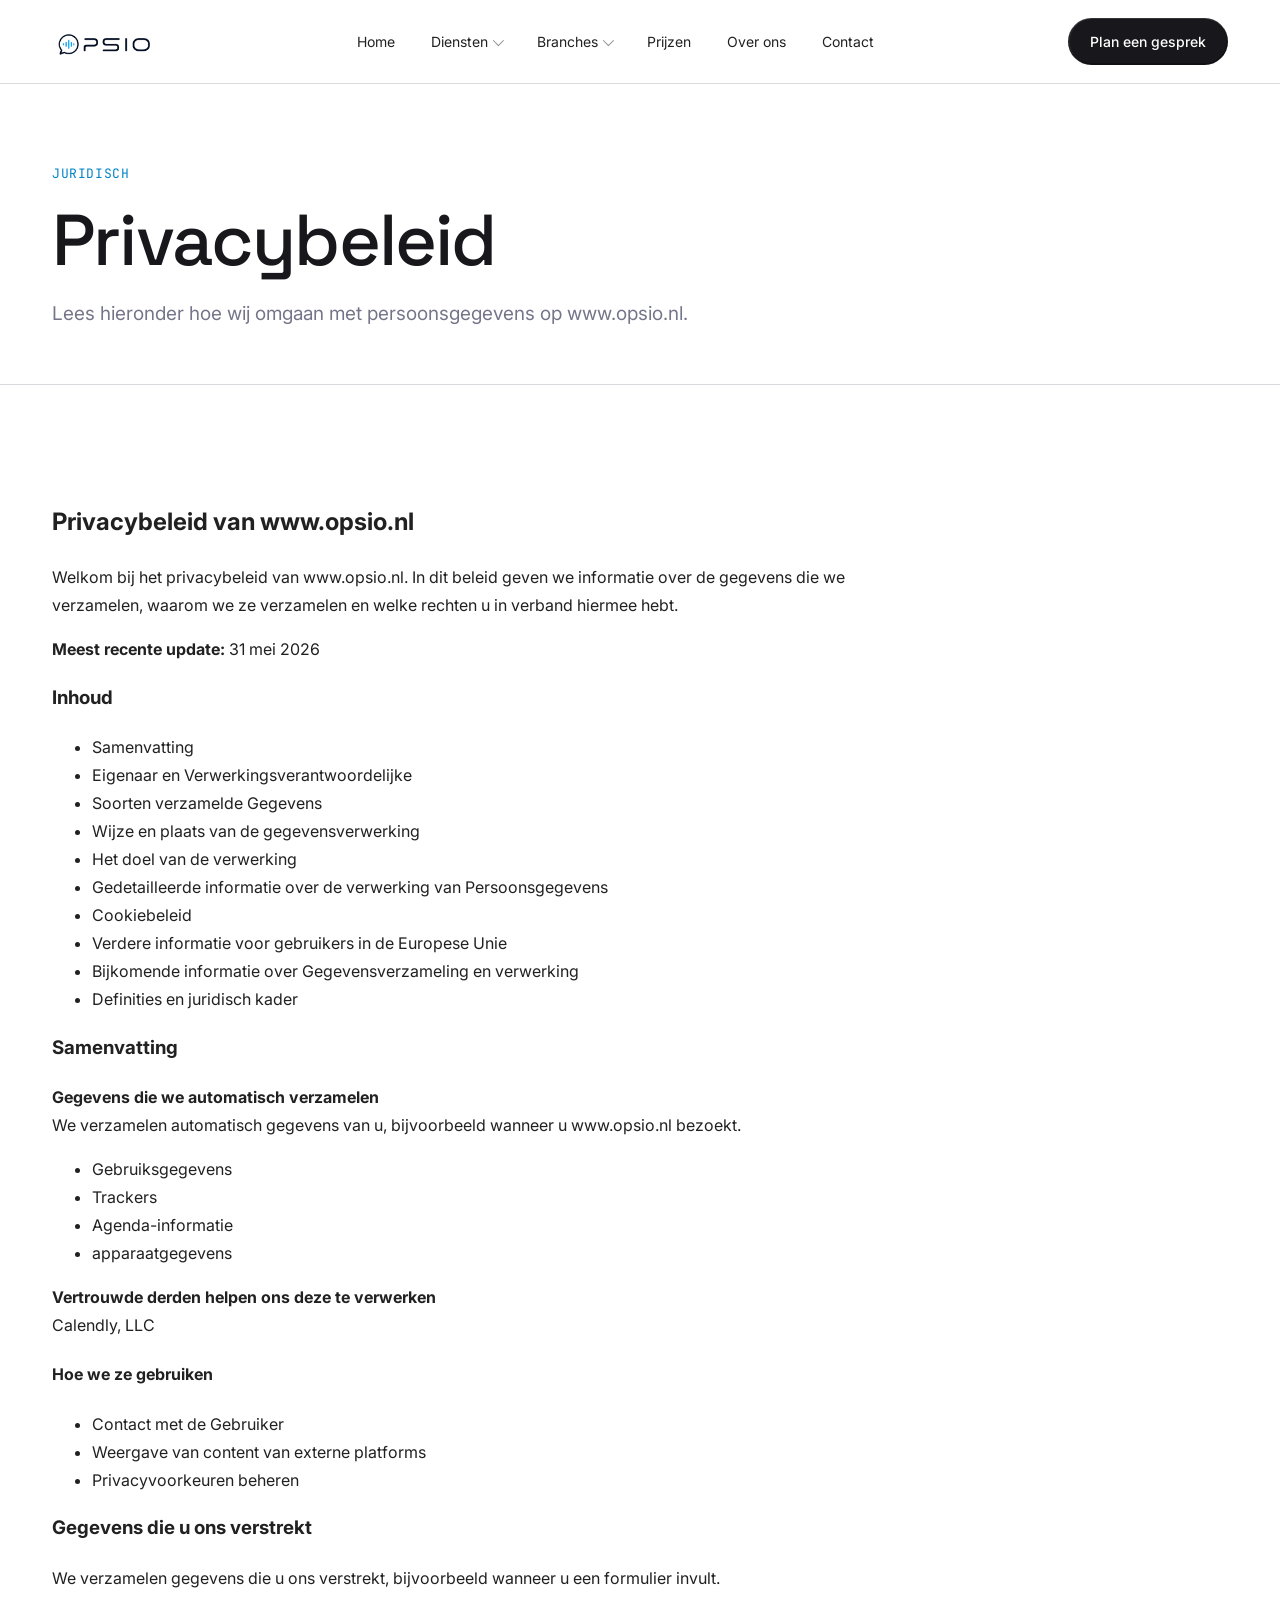
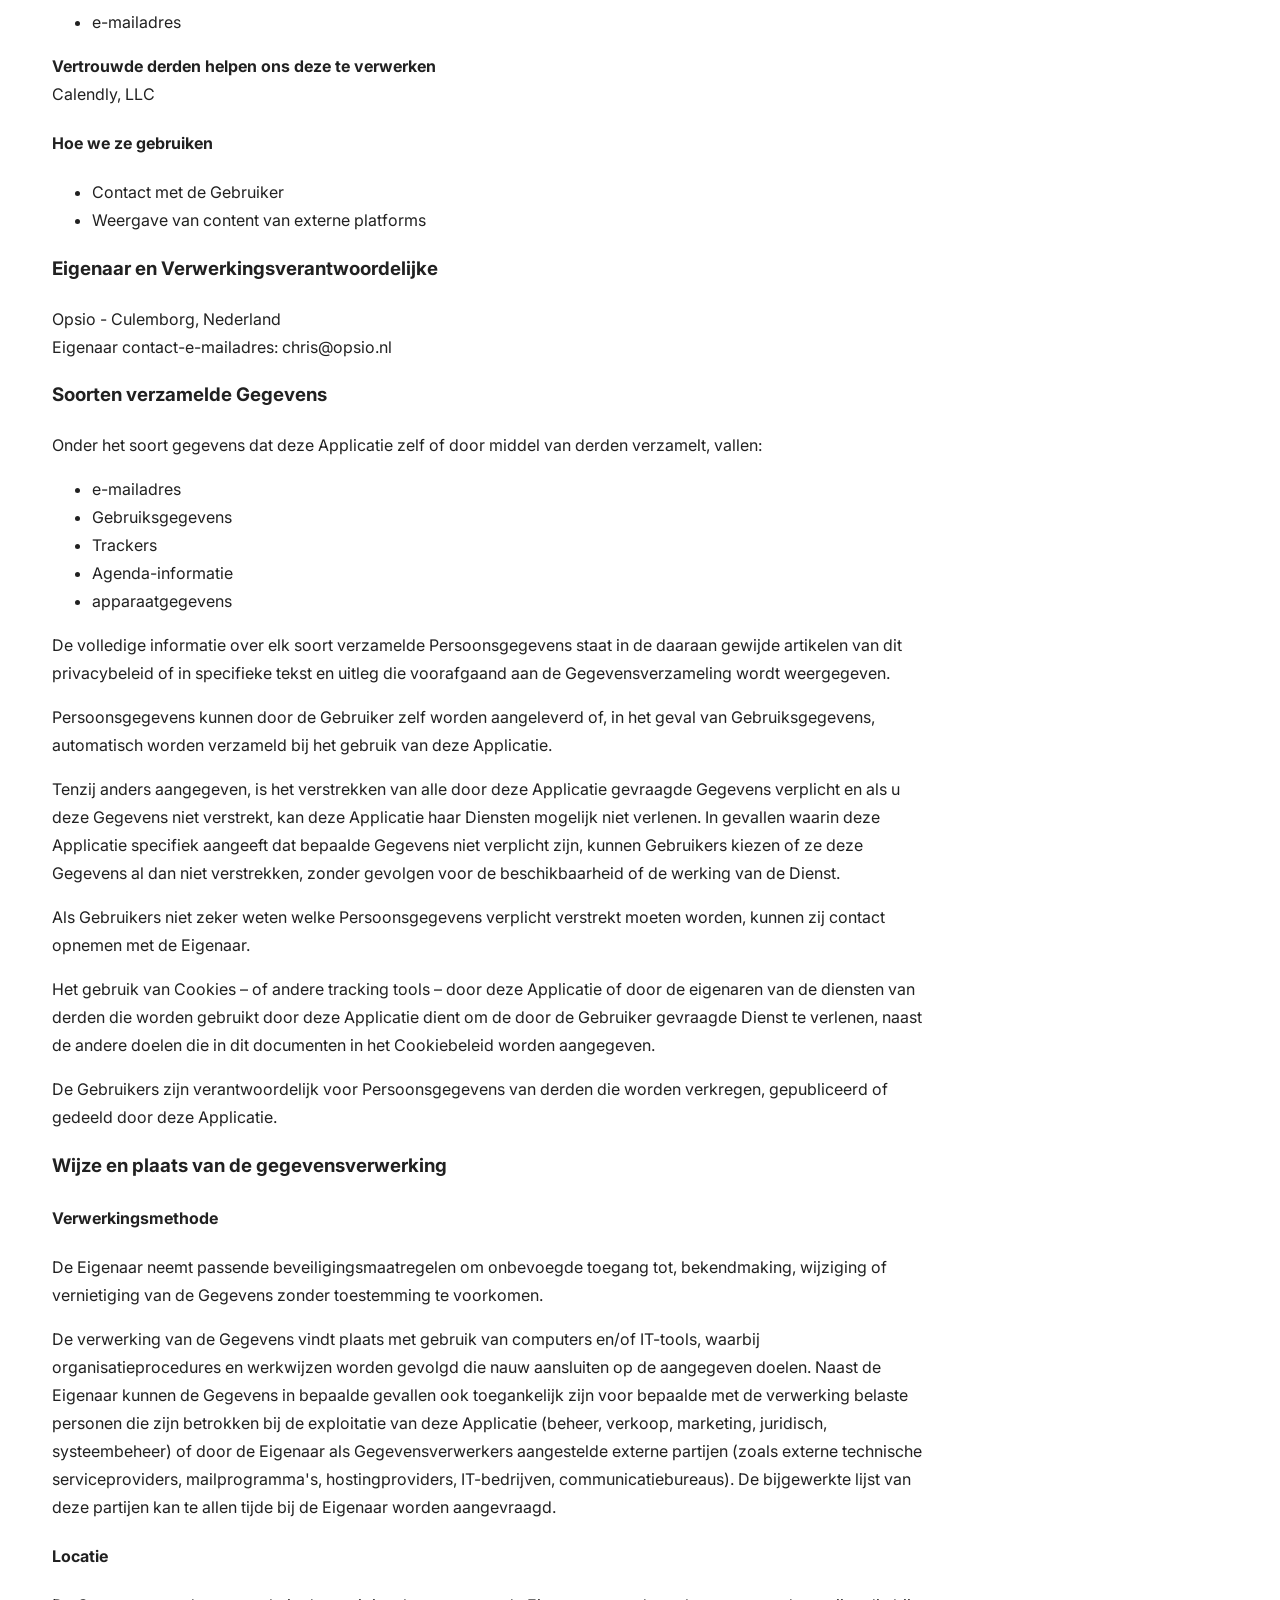
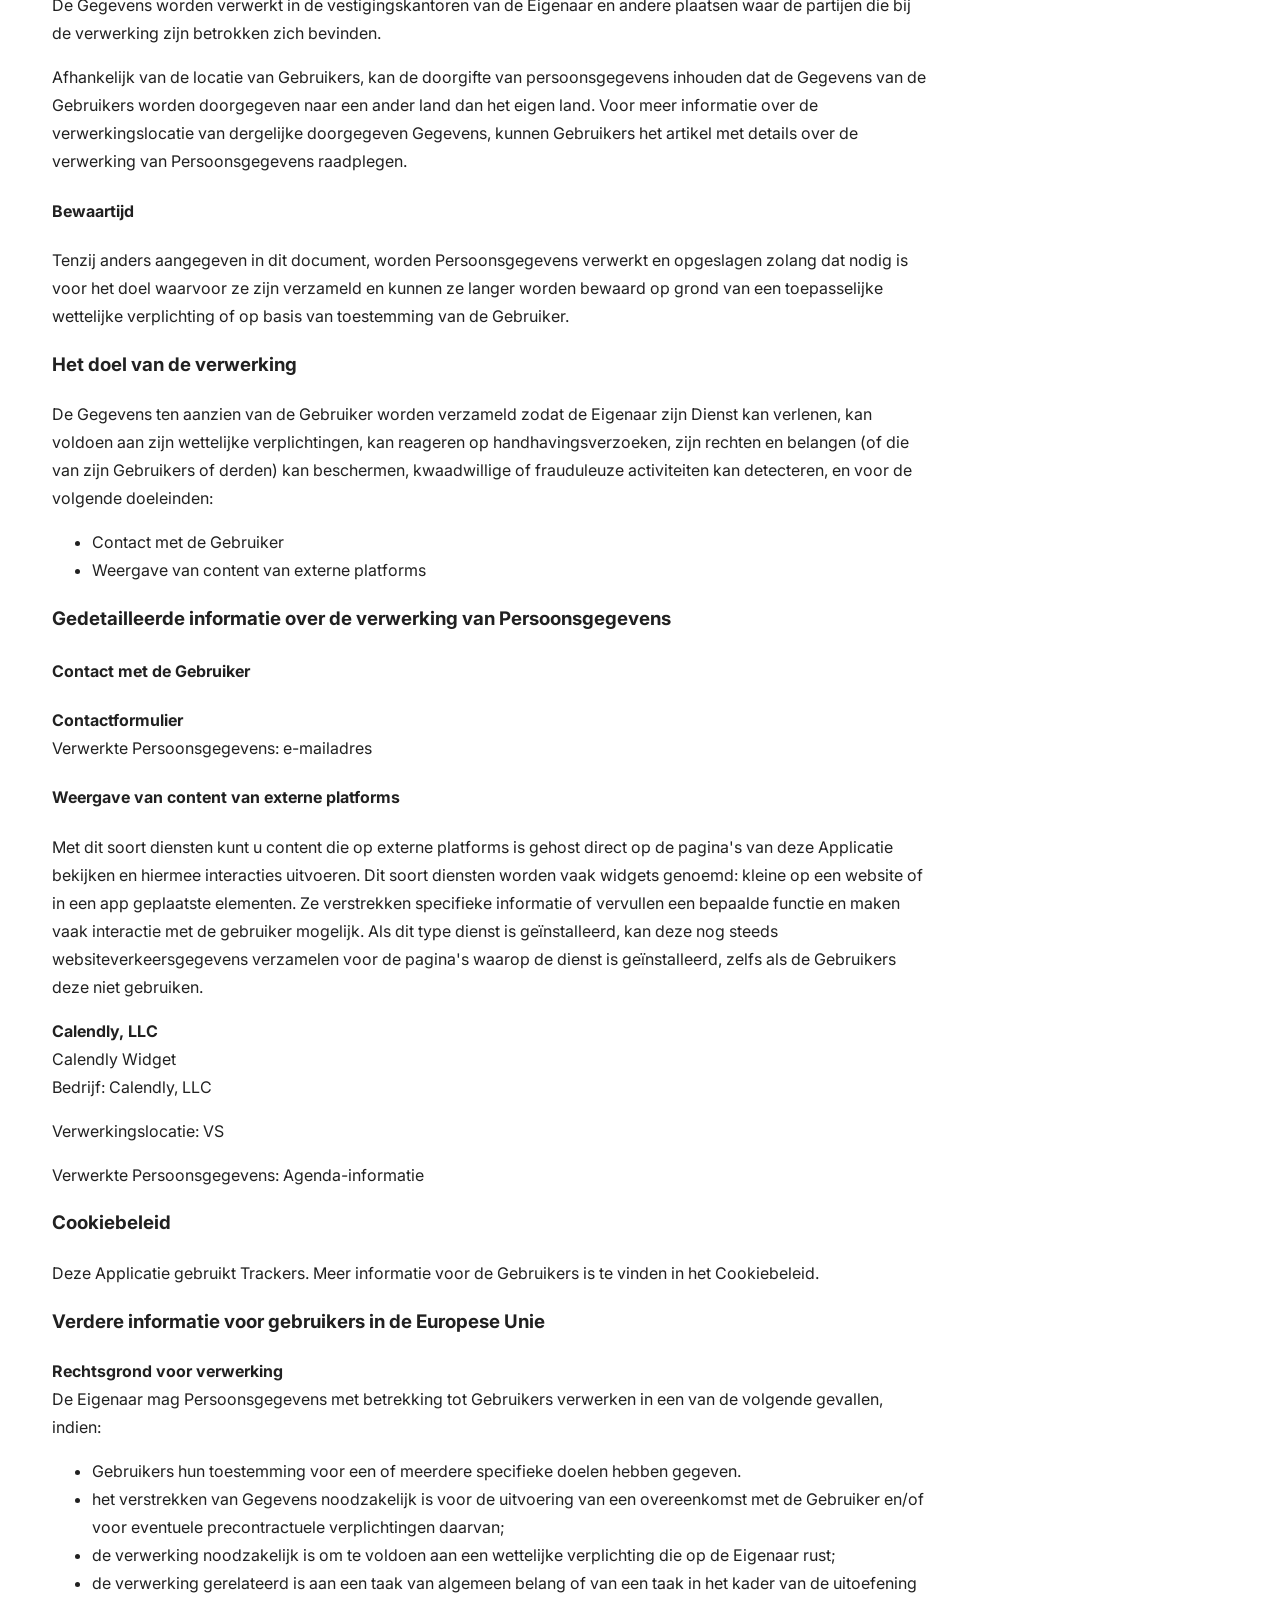
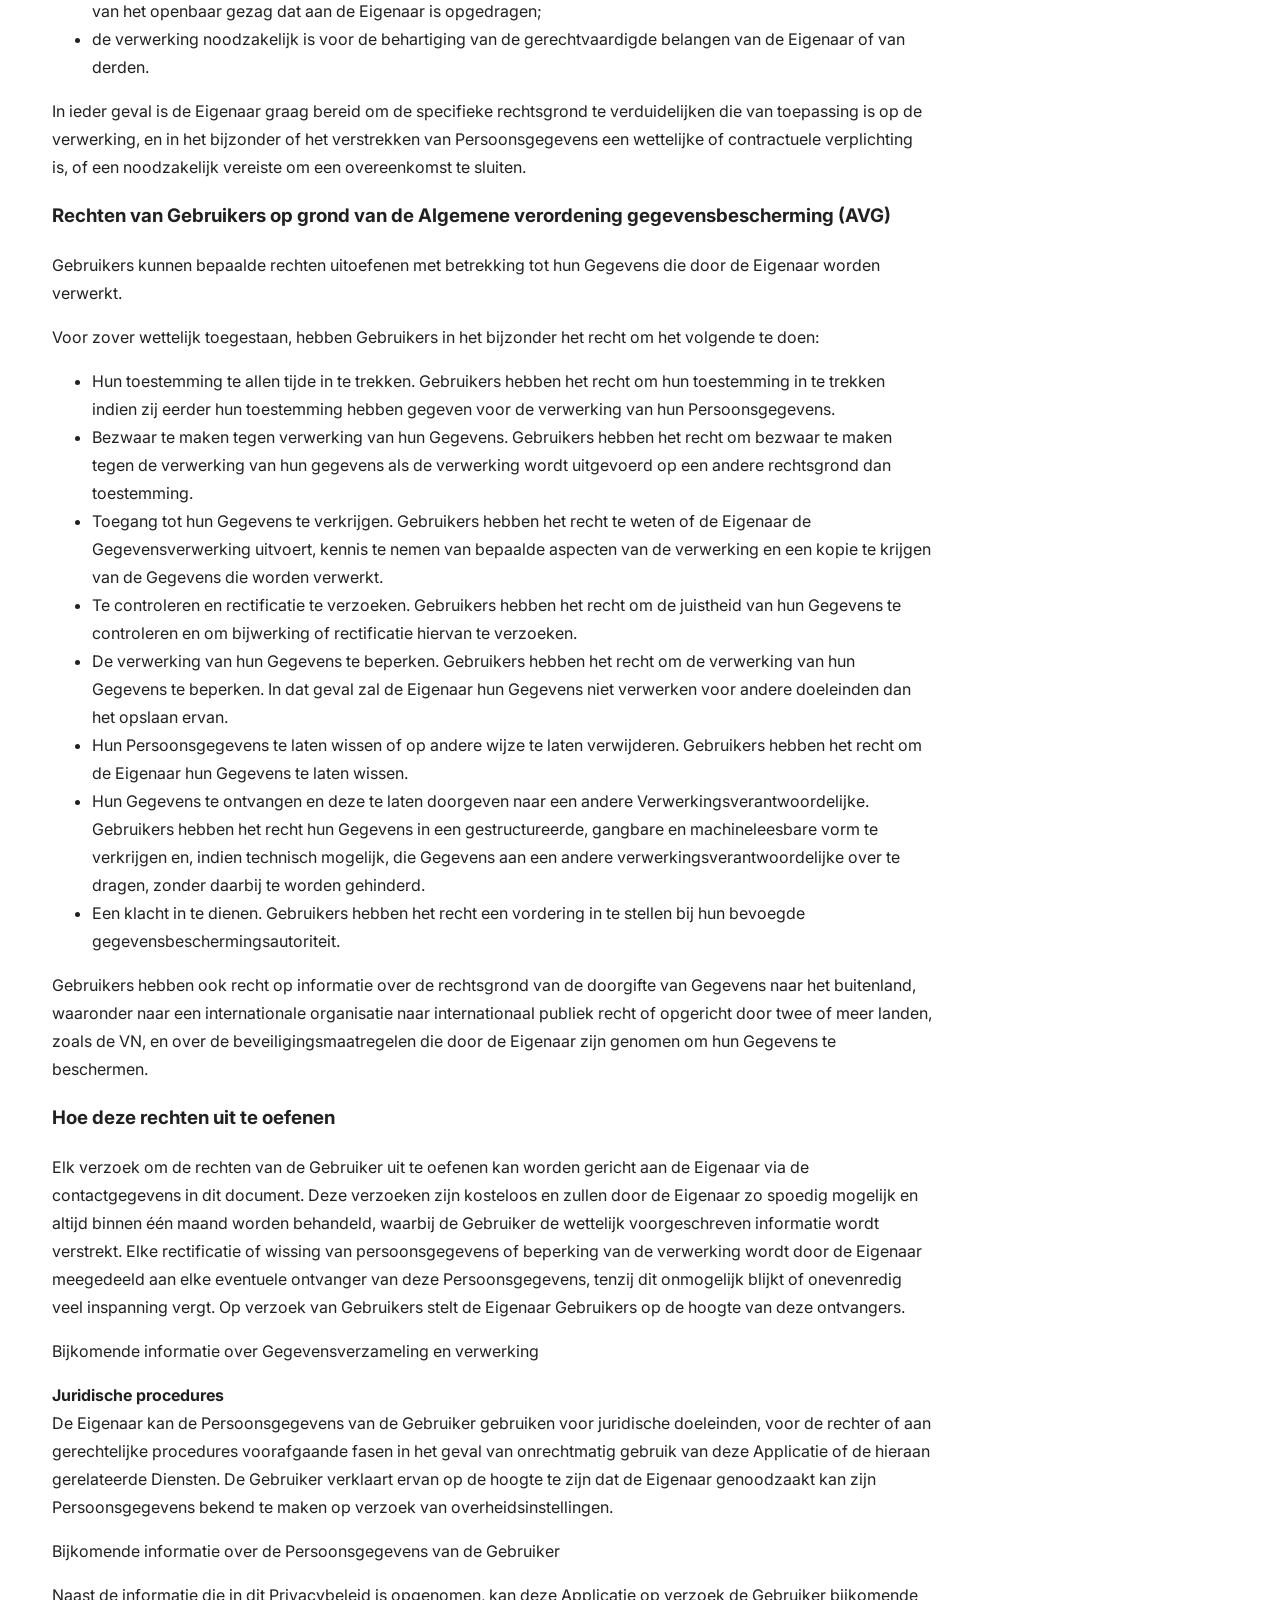
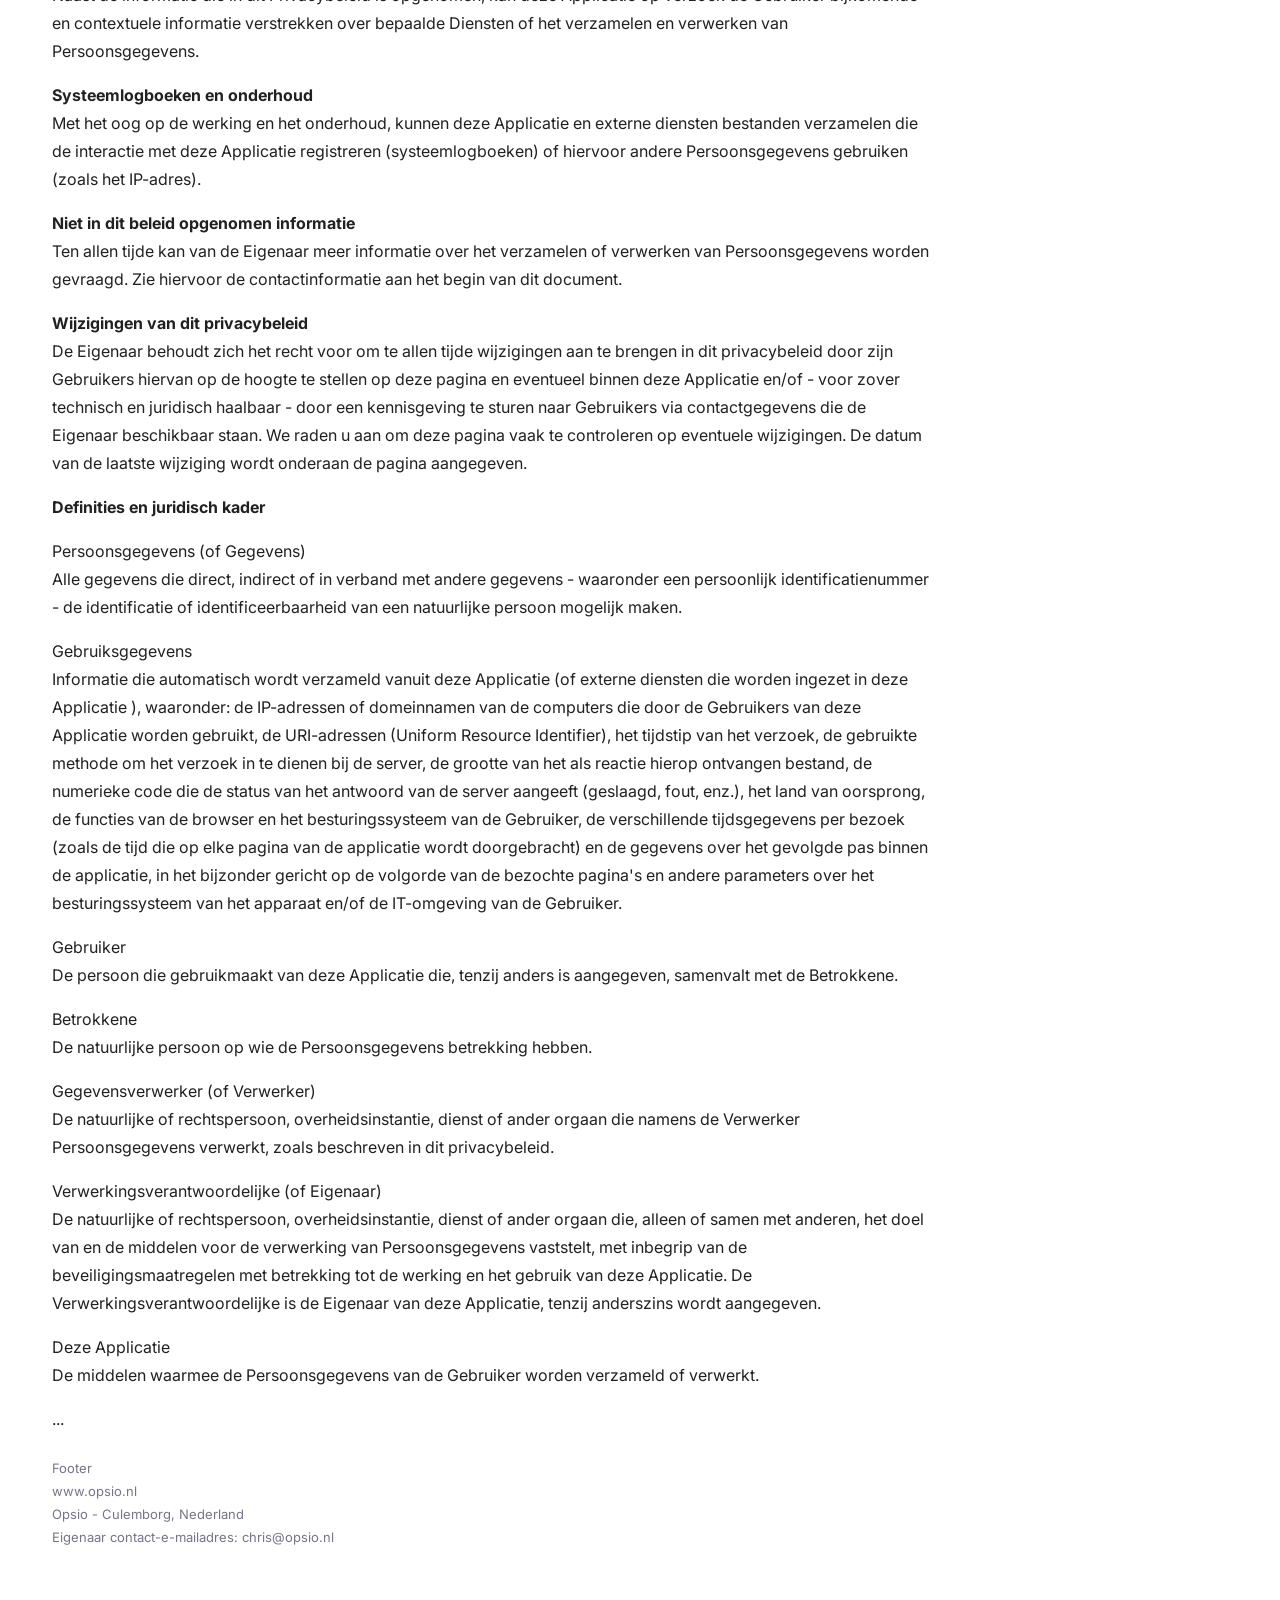
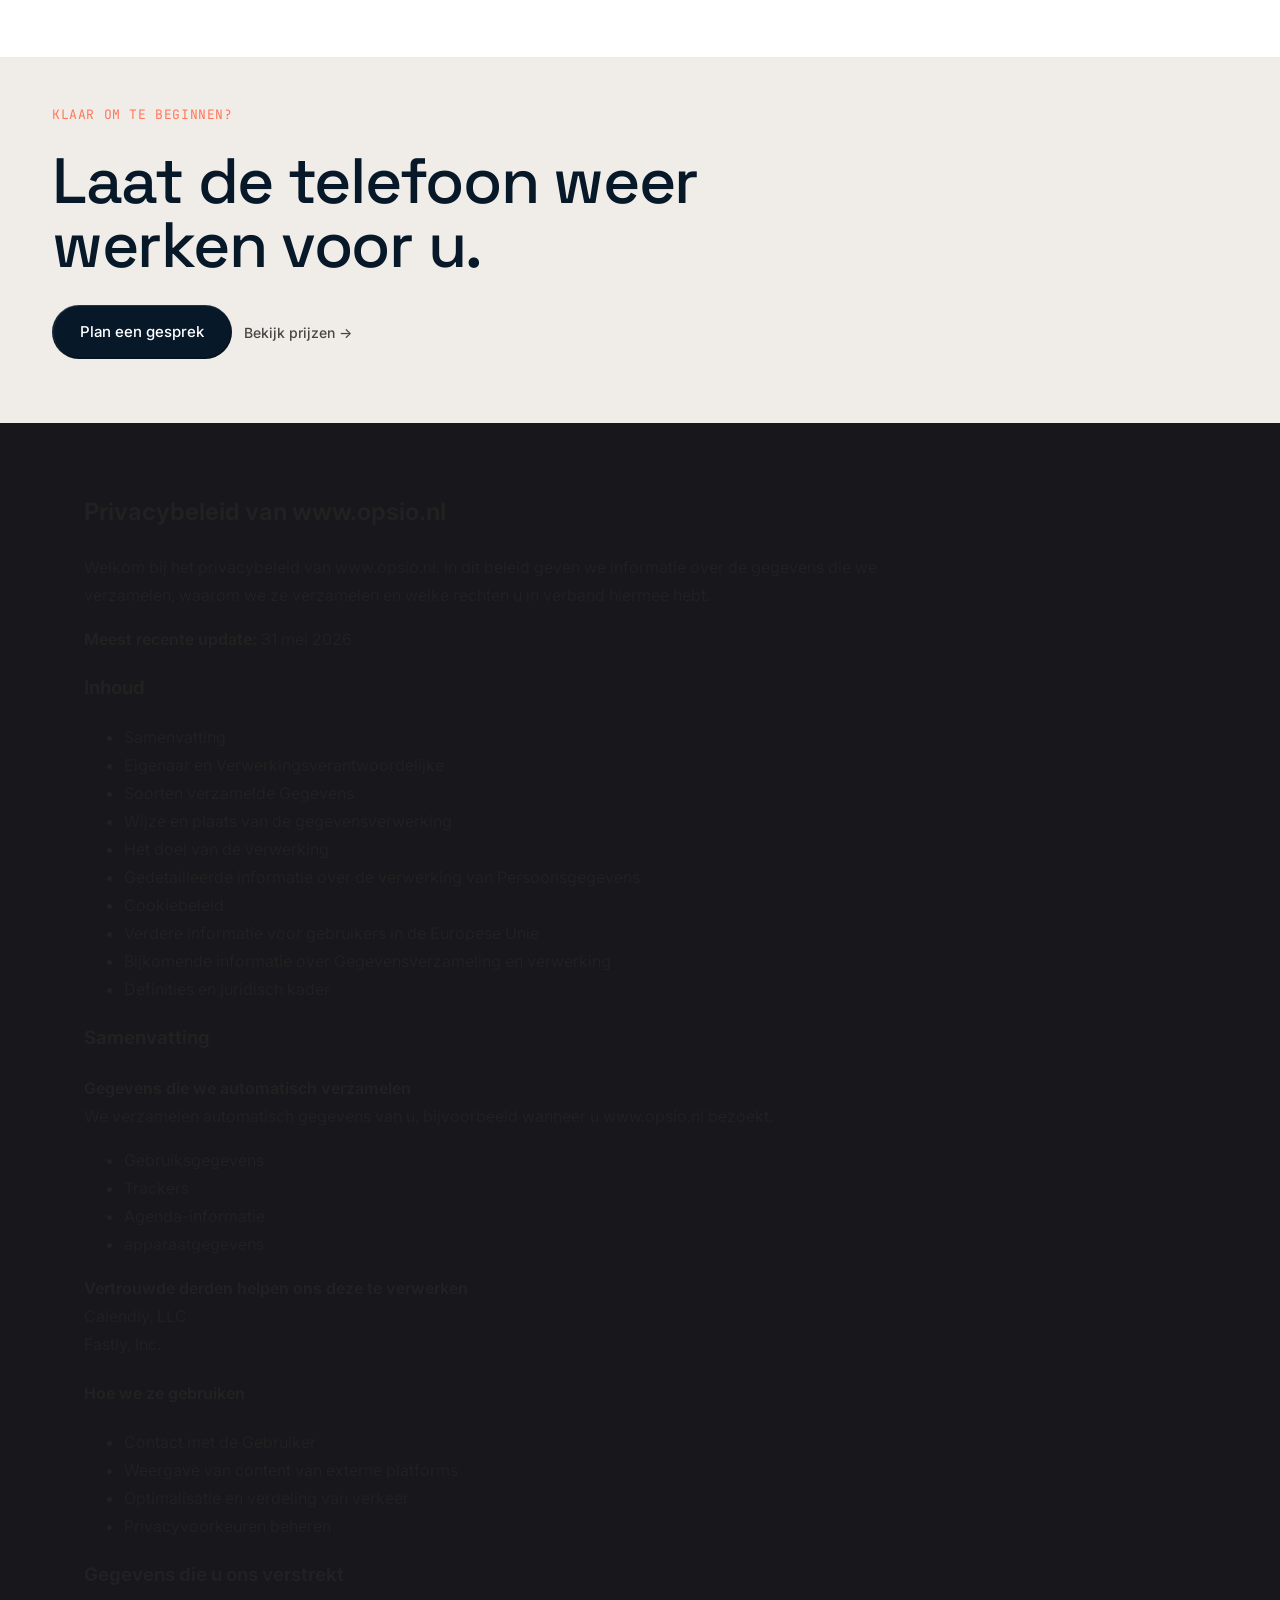
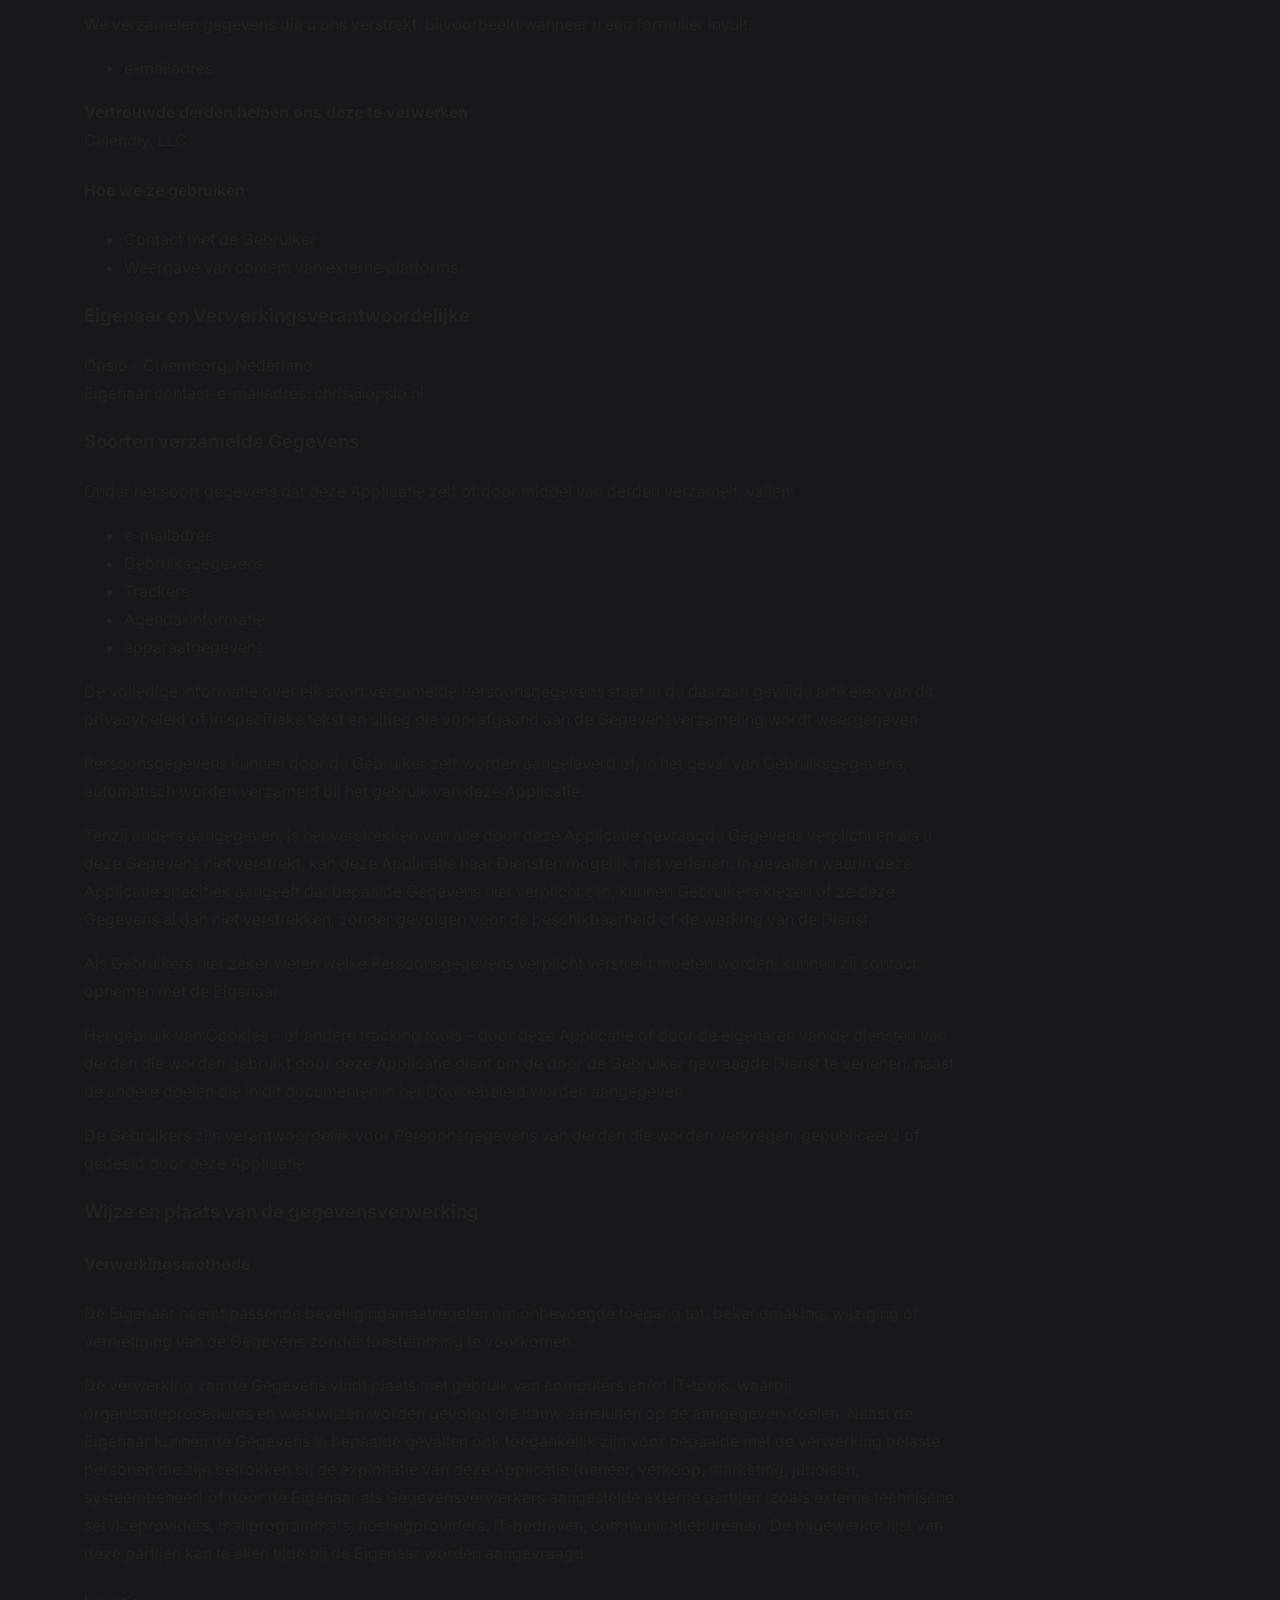
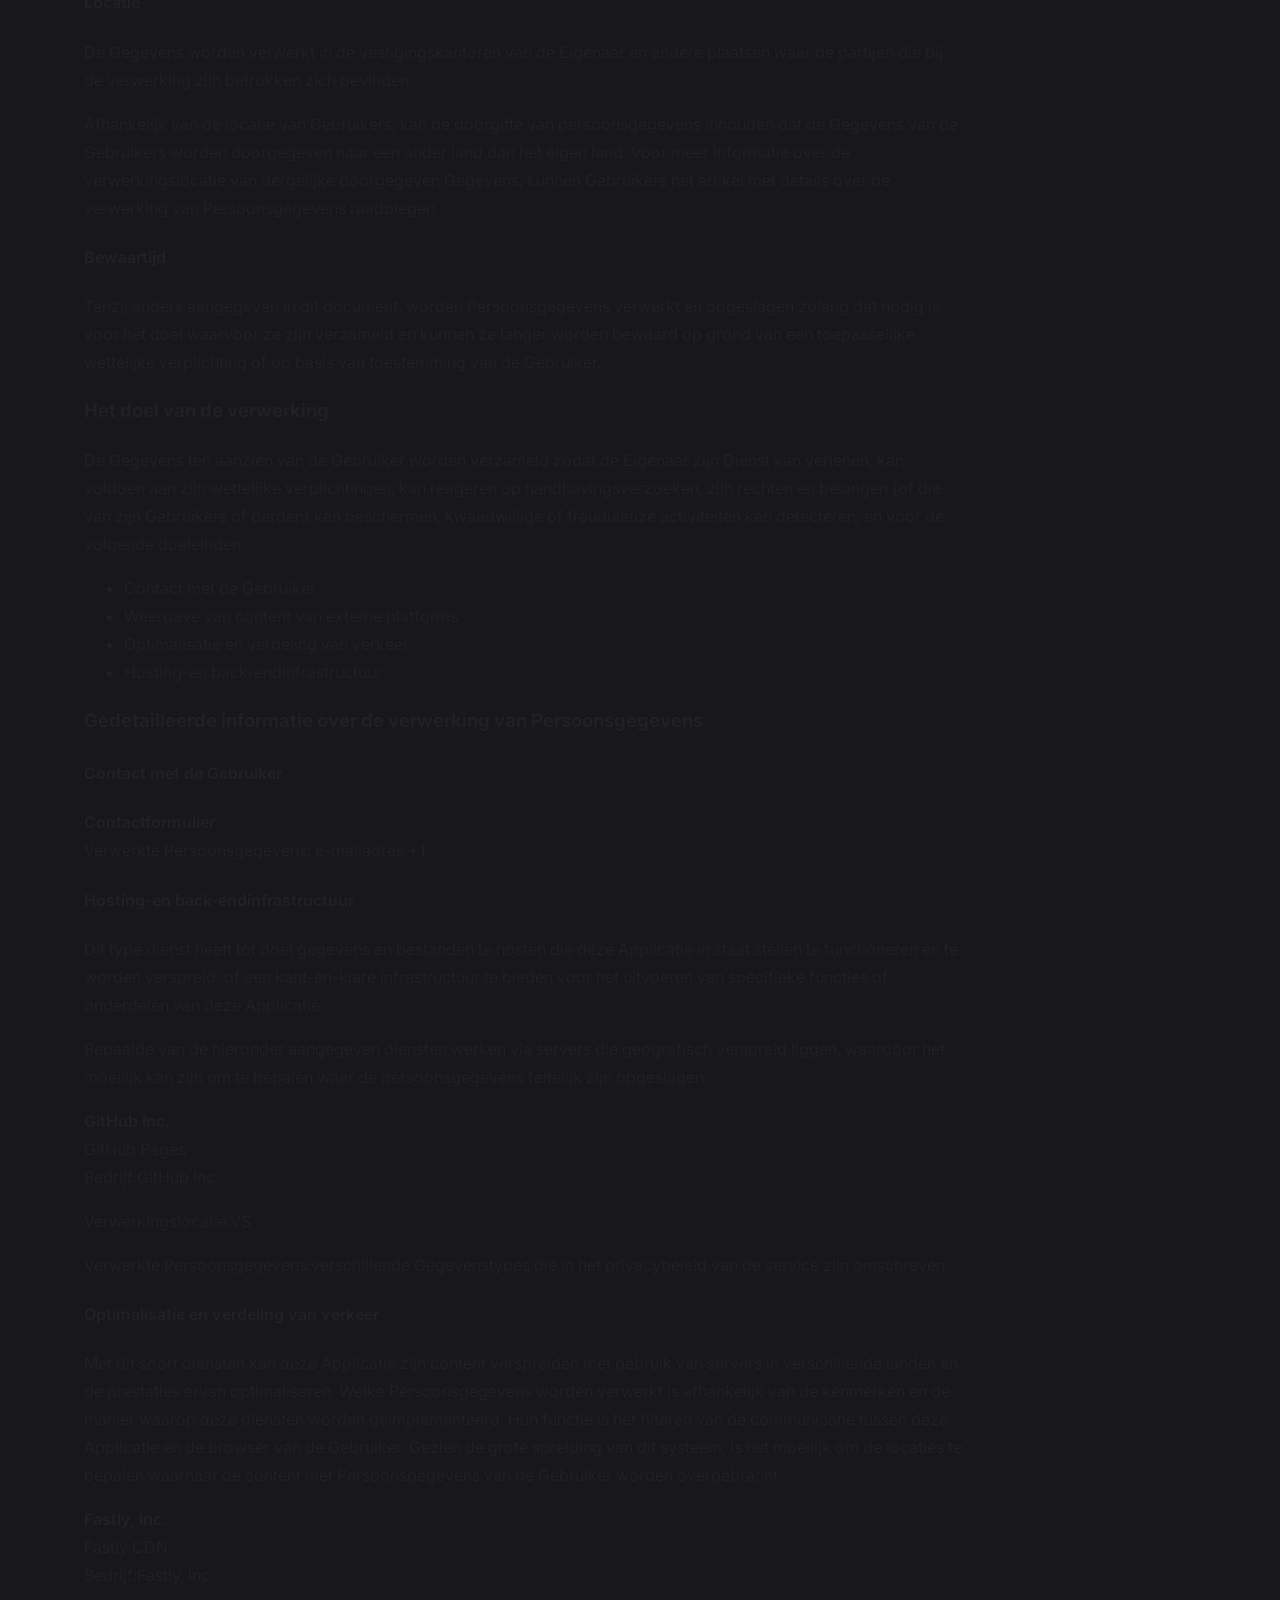
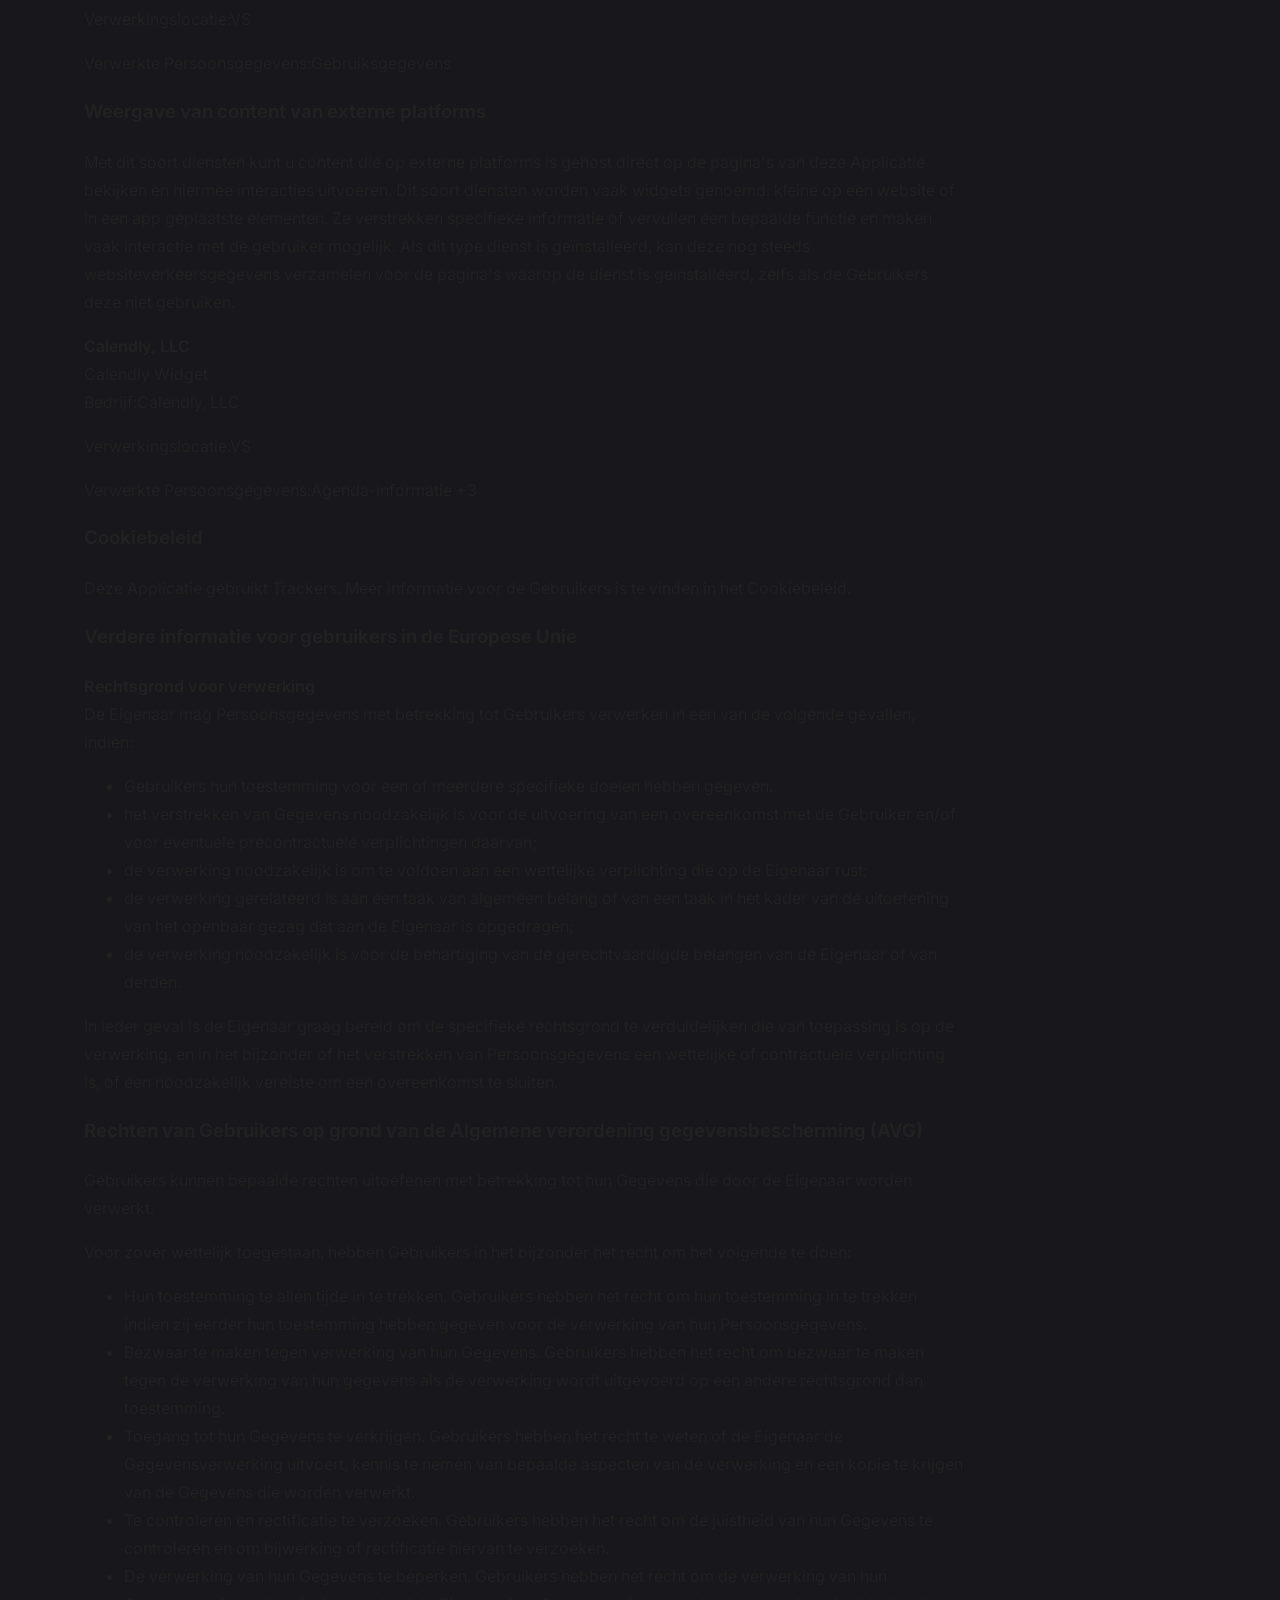
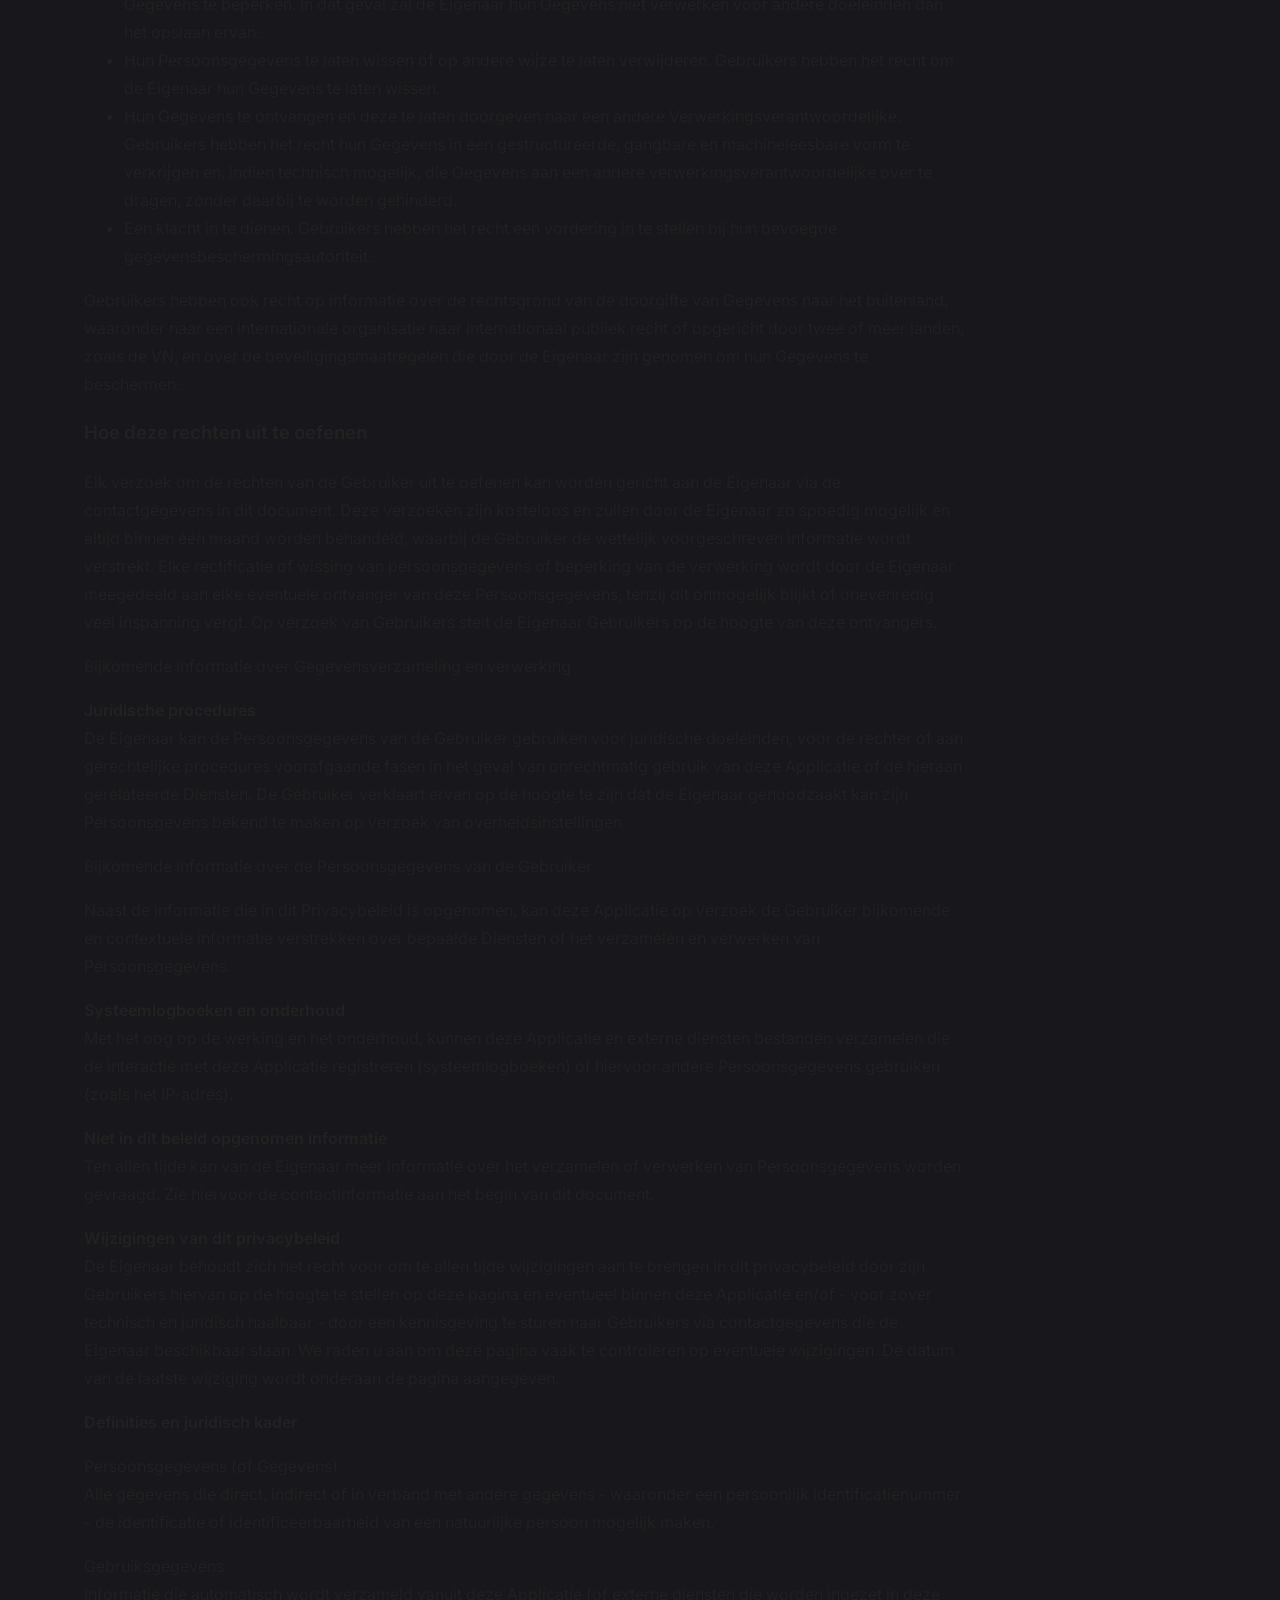
<file: privacy.html>
<!DOCTYPE html>
<html lang="nl">
<head>
<script type="text/javascript" src="https://embeds.iubenda.com/widgets/6dcb9b32-bc2f-4510-ac9d-03ba5b0737de.js"></script>
<meta charset="UTF-8" />
<meta name="viewport" content="width=device-width, initial-scale=1.0" />
<title>Privacybeleid — Opsio</title>
<meta name="description" content="Privacybeleid van Opsio" />
<link rel="stylesheet" href="assets/site.css" />
<link rel="icon" href="assets/opsio_mark.svg" />
</head>
<body>

<header class="nav-wrap">
  <nav class="nav">
    <a href="index.html" class="brand"><span class="brand-mark"></span><span>Opsio</span></a>
    <div class="nav-menu">
      <a href="index.html">Home</a>
      <div class="nav-dropdown">
        <button class="nav-dropdown-trigger">Diensten</button>
        <div class="nav-dropdown-menu">
          <a href="essential.html" class="nav-dropdown-item">Voice Essential</a>
          <a href="pro.html" class="nav-dropdown-item">Voice Pro</a>
        </div>
      </div>
      <div class="nav-dropdown">
        <button class="nav-dropdown-trigger">Branches</button>
        <div class="nav-dropdown-menu">
          <a href="tandartsen.html" class="nav-dropdown-item">Tandartsen &amp; praktijken</a>
          <a href="makelaars.html" class="nav-dropdown-item">Makelaars</a>
          <a href="installateurs.html" class="nav-dropdown-item">Installateurs &amp; vakbedrijven</a>
        </div>
      </div>
      <a href="prijzen.html">Prijzen</a>
      <a href="over-ons.html">Over ons</a>
      <a href="contact.html">Contact</a>
    </div>
    <div class="nav-cta">
      <a href="contact.html" class="btn btn-primary">Plan een gesprek</a>
      <button class="nav-toggle" data-nav-toggle aria-label="Menu"><span></span><span></span><span></span></button>
    </div>
  </nav>
</header>

<main>

<section class="subhero">
  <div class="container">
    <div class="eyebrow">Juridisch</div>
    <h1>Privacybeleid</h1>
    <p>Lees hieronder hoe wij omgaan met persoonsgegevens op www.opsio.nl.</p>
  </div>
</section>

<section class="section">
  <div class="container">
    <div style="max-width: 880px; font-size: 16px; line-height: 1.75; color: var(--opsio-ink);">

<h2>Privacybeleid van www.opsio.nl</h2>
<p>Welkom bij het privacybeleid van www.opsio.nl. In dit beleid geven we informatie over de gegevens die we verzamelen, waarom we ze verzamelen en welke rechten u in verband hiermee hebt.</p>

<p><strong>Meest recente update:</strong> 31 mei 2026</p>

<h3>Inhoud</h3>
<ul>
<li>Samenvatting</li>
<li>Eigenaar en Verwerkingsverantwoordelijke</li>
<li>Soorten verzamelde Gegevens</li>
<li>Wijze en plaats van de gegevensverwerking</li>
<li>Het doel van de verwerking</li>
<li>Gedetailleerde informatie over de verwerking van Persoonsgegevens</li>
<li>Cookiebeleid</li>
<li>Verdere informatie voor gebruikers in de Europese Unie</li>
<li>Bijkomende informatie over Gegevensverzameling en verwerking</li>
<li>Definities en juridisch kader</li>
</ul>

<h3>Samenvatting</h3>
<p><strong>Gegevens die we automatisch verzamelen</strong><br>
We verzamelen automatisch gegevens van u, bijvoorbeeld wanneer u www.opsio.nl bezoekt.</p>

<ul>
<li>Gebruiksgegevens</li>
<li>Trackers</li>
<li>Agenda-informatie</li>
<li>apparaatgegevens</li>
</ul>

<p><strong>Vertrouwde derden helpen ons deze te verwerken</strong><br>
Calendly, LLC</p>

<h4>Hoe we ze gebruiken</h4>
<ul>
<li>Contact met de Gebruiker</li>
<li>Weergave van content van externe platforms</li>
<li>Privacyvoorkeuren beheren</li>
</ul>

<h3>Gegevens die u ons verstrekt</h3>
<p>We verzamelen gegevens die u ons verstrekt, bijvoorbeeld wanneer u een formulier invult.</p>
<ul>
<li>e-mailadres</li>
</ul>
<p><strong>Vertrouwde derden helpen ons deze te verwerken</strong><br>Calendly, LLC</p>

<h4>Hoe we ze gebruiken</h4>
<ul>
<li>Contact met de Gebruiker</li>
<li>Weergave van content van externe platforms</li>
</ul>

<h3>Eigenaar en Verwerkingsverantwoordelijke</h3>
<p>Opsio - Culemborg, Nederland<br>
Eigenaar contact-e-mailadres: chris@opsio.nl</p>

<h3>Soorten verzamelde Gegevens</h3>
<p>Onder het soort gegevens dat deze Applicatie zelf of door middel van derden verzamelt, vallen:</p>
<ul>
<li>e-mailadres</li>
<li>Gebruiksgegevens</li>
<li>Trackers</li>
<li>Agenda-informatie</li>
<li>apparaatgegevens</li>
</ul>

<p>De volledige informatie over elk soort verzamelde Persoonsgegevens staat in de daaraan gewijde artikelen van dit privacybeleid of in specifieke tekst en uitleg die voorafgaand aan de Gegevensverzameling wordt weergegeven.</p>

<p>Persoonsgegevens kunnen door de Gebruiker zelf worden aangeleverd of, in het geval van Gebruiksgegevens, automatisch worden verzameld bij het gebruik van deze Applicatie.</p>

<p>Tenzij anders aangegeven, is het verstrekken van alle door deze Applicatie gevraagde Gegevens verplicht en als u deze Gegevens niet verstrekt, kan deze Applicatie haar Diensten mogelijk niet verlenen. In gevallen waarin deze Applicatie specifiek aangeeft dat bepaalde Gegevens niet verplicht zijn, kunnen Gebruikers kiezen of ze deze Gegevens al dan niet verstrekken, zonder gevolgen voor de beschikbaarheid of de werking van de Dienst.</p>

<p>Als Gebruikers niet zeker weten welke Persoonsgegevens verplicht verstrekt moeten worden, kunnen zij contact opnemen met de Eigenaar.</p>

<p>Het gebruik van Cookies – of andere tracking tools – door deze Applicatie of door de eigenaren van de diensten van derden die worden gebruikt door deze Applicatie dient om de door de Gebruiker gevraagde Dienst te verlenen, naast de andere doelen die in dit documenten in het Cookiebeleid worden aangegeven.</p>

<p>De Gebruikers zijn verantwoordelijk voor Persoonsgegevens van derden die worden verkregen, gepubliceerd of gedeeld door deze Applicatie.</p>

<h3>Wijze en plaats van de gegevensverwerking</h3>

<h4>Verwerkingsmethode</h4>
<p>De Eigenaar neemt passende beveiligingsmaatregelen om onbevoegde toegang tot, bekendmaking, wijziging of vernietiging van de Gegevens zonder toestemming te voorkomen.</p>
<p>De verwerking van de Gegevens vindt plaats met gebruik van computers en/of IT-tools, waarbij organisatieprocedures en werkwijzen worden gevolgd die nauw aansluiten op de aangegeven doelen. Naast de Eigenaar kunnen de Gegevens in bepaalde gevallen ook toegankelijk zijn voor bepaalde met de verwerking belaste personen die zijn betrokken bij de exploitatie van deze Applicatie (beheer, verkoop, marketing, juridisch, systeembeheer) of door de Eigenaar als Gegevensverwerkers aangestelde externe partijen (zoals externe technische serviceproviders, mailprogramma's, hostingproviders, IT-bedrijven, communicatiebureaus). De bijgewerkte lijst van deze partijen kan te allen tijde bij de Eigenaar worden aangevraagd.</p>

<h4>Locatie</h4>
<p>De Gegevens worden verwerkt in de vestigingskantoren van de Eigenaar en andere plaatsen waar de partijen die bij de verwerking zijn betrokken zich bevinden.</p>

<p>Afhankelijk van de locatie van Gebruikers, kan de doorgifte van persoonsgegevens inhouden dat de Gegevens van de Gebruikers worden doorgegeven naar een ander land dan het eigen land. Voor meer informatie over de verwerkingslocatie van dergelijke doorgegeven Gegevens, kunnen Gebruikers het artikel met details over de verwerking van Persoonsgegevens raadplegen.</p>

<h4>Bewaartijd</h4>
<p>Tenzij anders aangegeven in dit document, worden Persoonsgegevens verwerkt en opgeslagen zolang dat nodig is voor het doel waarvoor ze zijn verzameld en kunnen ze langer worden bewaard op grond van een toepasselijke wettelijke verplichting of op basis van toestemming van de Gebruiker.</p>

<h3>Het doel van de verwerking</h3>
<p>De Gegevens ten aanzien van de Gebruiker worden verzameld zodat de Eigenaar zijn Dienst kan verlenen, kan voldoen aan zijn wettelijke verplichtingen, kan reageren op handhavingsverzoeken, zijn rechten en belangen (of die van zijn Gebruikers of derden) kan beschermen, kwaadwillige of frauduleuze activiteiten kan detecteren, en voor de volgende doeleinden:</p>
<ul>
<li>Contact met de Gebruiker</li>
<li>Weergave van content van externe platforms</li>
</ul>

<h3>Gedetailleerde informatie over de verwerking van Persoonsgegevens</h3>

<h4>Contact met de Gebruiker</h4>

<p><strong>Contactformulier</strong><br>
Verwerkte Persoonsgegevens: e-mailadres</p>

<h4>Weergave van content van externe platforms</h4>
<p>Met dit soort diensten kunt u content die op externe platforms is gehost direct op de pagina's van deze Applicatie bekijken en hiermee interacties uitvoeren. Dit soort diensten worden vaak widgets genoemd: kleine op een website of in een app geplaatste elementen. Ze verstrekken specifieke informatie of vervullen een bepaalde functie en maken vaak interactie met de gebruiker mogelijk.
Als dit type dienst is geïnstalleerd, kan deze nog steeds websiteverkeersgegevens verzamelen voor de pagina's waarop de dienst is geïnstalleerd, zelfs als de Gebruikers deze niet gebruiken.</p>

<p><strong>Calendly, LLC</strong><br>
Calendly Widget<br>
Bedrijf: Calendly, LLC

</p>

<p>Verwerkingslocatie: VS</p>
<p>Verwerkte Persoonsgegevens: Agenda-informatie</p>

<h3>Cookiebeleid</h3>
<p>Deze Applicatie gebruikt Trackers. Meer informatie voor de Gebruikers is te vinden in het Cookiebeleid.</p>

<h3>Verdere informatie voor gebruikers in de Europese Unie</h3>
<p><strong>Rechtsgrond voor verwerking</strong><br>
De Eigenaar mag Persoonsgegevens met betrekking tot Gebruikers verwerken in een van de volgende gevallen, indien:</p>
<ul>
<li>Gebruikers hun toestemming voor een of meerdere specifieke doelen hebben gegeven.</li>
<li>het verstrekken van Gegevens noodzakelijk is voor de uitvoering van een overeenkomst met de Gebruiker en/of voor eventuele precontractuele verplichtingen daarvan;</li>
<li>de verwerking noodzakelijk is om te voldoen aan een wettelijke verplichting die op de Eigenaar rust;</li>
<li>de verwerking gerelateerd is aan een taak van algemeen belang of van een taak in het kader van de uitoefening van het openbaar gezag dat aan de Eigenaar is opgedragen;</li>
<li>de verwerking noodzakelijk is voor de behartiging van de gerechtvaardigde belangen van de Eigenaar of van derden.</li>
</ul>

<p>In ieder geval is de Eigenaar graag bereid om de specifieke rechtsgrond te verduidelijken die van toepassing is op de verwerking, en in het bijzonder of het verstrekken van Persoonsgegevens een wettelijke of contractuele verplichting is, of een noodzakelijk vereiste om een overeenkomst te sluiten.</p>

<h3>Rechten van Gebruikers op grond van de Algemene verordening gegevensbescherming (AVG)</h3>
<p>Gebruikers kunnen bepaalde rechten uitoefenen met betrekking tot hun Gegevens die door de Eigenaar worden verwerkt.</p>

<p>Voor zover wettelijk toegestaan, hebben Gebruikers in het bijzonder het recht om het volgende te doen:</p>
<ul>
<li>Hun toestemming te allen tijde in te trekken. Gebruikers hebben het recht om hun toestemming in te trekken indien zij eerder hun toestemming hebben gegeven voor de verwerking van hun Persoonsgegevens.</li>
<li>Bezwaar te maken tegen verwerking van hun Gegevens. Gebruikers hebben het recht om bezwaar te maken tegen de verwerking van hun gegevens als de verwerking wordt uitgevoerd op een andere rechtsgrond dan toestemming.</li>
<li>Toegang tot hun Gegevens te verkrijgen. Gebruikers hebben het recht te weten of de Eigenaar de Gegevensverwerking uitvoert, kennis te nemen van bepaalde aspecten van de verwerking en een kopie te krijgen van de Gegevens die worden verwerkt.</li>
<li>Te controleren en rectificatie te verzoeken. Gebruikers hebben het recht om de juistheid van hun Gegevens te controleren en om bijwerking of rectificatie hiervan te verzoeken.</li>
<li>De verwerking van hun Gegevens te beperken. Gebruikers hebben het recht om de verwerking van hun Gegevens te beperken. In dat geval zal de Eigenaar hun Gegevens niet verwerken voor andere doeleinden dan het opslaan ervan.</li>
<li>Hun Persoonsgegevens te laten wissen of op andere wijze te laten verwijderen. Gebruikers hebben het recht om de Eigenaar hun Gegevens te laten wissen.</li>
<li>Hun Gegevens te ontvangen en deze te laten doorgeven naar een andere Verwerkingsverantwoordelijke. Gebruikers hebben het recht hun Gegevens in een gestructureerde, gangbare en machineleesbare vorm te verkrijgen en, indien technisch mogelijk, die Gegevens aan een andere verwerkingsverantwoordelijke over te dragen, zonder daarbij te worden gehinderd.</li>
<li>Een klacht in te dienen. Gebruikers hebben het recht een vordering in te stellen bij hun bevoegde gegevensbeschermingsautoriteit.</li>
</ul>

<p>Gebruikers hebben ook recht op informatie over de rechtsgrond van de doorgifte van Gegevens naar het buitenland, waaronder naar een internationale organisatie naar internationaal publiek recht of opgericht door twee of meer landen, zoals de VN, en over de beveiligingsmaatregelen die door de Eigenaar zijn genomen om hun Gegevens te beschermen.</p>

<h3>Hoe deze rechten uit te oefenen</h3>
<p>Elk verzoek om de rechten van de Gebruiker uit te oefenen kan worden gericht aan de Eigenaar via de contactgegevens in dit document. Deze verzoeken zijn kosteloos en zullen door de Eigenaar zo spoedig mogelijk en altijd binnen één maand worden behandeld, waarbij de Gebruiker de wettelijk voorgeschreven informatie wordt verstrekt. Elke rectificatie of wissing van persoonsgegevens of beperking van de verwerking wordt door de Eigenaar meegedeeld aan elke eventuele ontvanger van deze Persoonsgegevens, tenzij dit onmogelijk blijkt of onevenredig veel inspanning vergt. Op verzoek van Gebruikers stelt de Eigenaar Gebruikers op de hoogte van deze ontvangers.</p>

<p>Bijkomende informatie over Gegevensverzameling en verwerking</p>

<p><strong>Juridische procedures</strong><br>
De Eigenaar kan de Persoonsgegevens van de Gebruiker gebruiken voor juridische doeleinden, voor de rechter of aan gerechtelijke procedures voorafgaande fasen in het geval van onrechtmatig gebruik van deze Applicatie of de hieraan gerelateerde Diensten.
De Gebruiker verklaart ervan op de hoogte te zijn dat de Eigenaar genoodzaakt kan zijn Persoonsgegevens bekend te maken op verzoek van overheidsinstellingen.</p>

<p>Bijkomende informatie over de Persoonsgegevens van de Gebruiker</p>

<p>Naast de informatie die in dit Privacybeleid is opgenomen, kan deze Applicatie op verzoek de Gebruiker bijkomende en contextuele informatie verstrekken over bepaalde Diensten of het verzamelen en verwerken van Persoonsgegevens.</p>

<p><strong>Systeemlogboeken en onderhoud</strong><br>
Met het oog op de werking en het onderhoud, kunnen deze Applicatie en externe diensten bestanden verzamelen die de interactie met deze Applicatie registreren (systeemlogboeken) of hiervoor andere Persoonsgegevens gebruiken (zoals het IP-adres).</p>

<p><strong>Niet in dit beleid opgenomen informatie</strong><br>
Ten allen tijde kan van de Eigenaar meer informatie over het verzamelen of verwerken van Persoonsgegevens worden gevraagd. Zie hiervoor de contactinformatie aan het begin van dit document.</p>

<p><strong>Wijzigingen van dit privacybeleid</strong><br>
De Eigenaar behoudt zich het recht voor om te allen tijde wijzigingen aan te brengen in dit privacybeleid door zijn Gebruikers hiervan op de hoogte te stellen op deze pagina en eventueel binnen deze Applicatie en/of - voor zover technisch en juridisch haalbaar - door een kennisgeving te sturen naar Gebruikers via contactgegevens die de Eigenaar beschikbaar staan. We raden u aan om deze pagina vaak te controleren op eventuele wijzigingen. De datum van de laatste wijziging wordt onderaan de pagina aangegeven.</p>

<p><strong>Definities en juridisch kader</strong></p>

<p>Persoonsgegevens (of Gegevens)<br>
Alle gegevens die direct, indirect of in verband met andere gegevens - waaronder een persoonlijk identificatienummer - de identificatie of identificeerbaarheid van een natuurlijke persoon mogelijk maken.</p>

<p>Gebruiksgegevens<br>
Informatie die automatisch wordt verzameld vanuit deze Applicatie (of externe diensten die worden ingezet in deze Applicatie ), waaronder: de IP-adressen of domeinnamen van de computers die door de Gebruikers van deze Applicatie worden gebruikt, de URI-adressen (Uniform Resource Identifier), het tijdstip van het verzoek, de gebruikte methode om het verzoek in te dienen bij de server, de grootte van het als reactie hierop ontvangen bestand, de numerieke code die de status van het antwoord van de server aangeeft (geslaagd, fout, enz.), het land van oorsprong, de functies van de browser en het besturingssysteem van de Gebruiker, de verschillende tijdsgegevens per bezoek (zoals de tijd die op elke pagina van de applicatie wordt doorgebracht) en de gegevens over het gevolgde pas binnen de applicatie, in het bijzonder gericht op de volgorde van de bezochte pagina's en andere parameters over het besturingssysteem van het apparaat en/of de IT-omgeving van de Gebruiker.</p>

<p>Gebruiker<br>
De persoon die gebruikmaakt van deze Applicatie die, tenzij anders is aangegeven, samenvalt met de Betrokkene.</p>

<p>Betrokkene<br>
De natuurlijke persoon op wie de Persoonsgegevens betrekking hebben.</p>

<p>Gegevensverwerker (of Verwerker)<br>
De natuurlijke of rechtspersoon, overheidsinstantie, dienst of ander orgaan die namens de Verwerker Persoonsgegevens verwerkt, zoals beschreven in dit privacybeleid.</p>

<p>Verwerkingsverantwoordelijke (of Eigenaar)<br>
De natuurlijke of rechtspersoon, overheidsinstantie, dienst of ander orgaan die, alleen of samen met anderen, het doel van en de middelen voor de verwerking van Persoonsgegevens vaststelt, met inbegrip van de beveiligingsmaatregelen met betrekking tot de werking en het gebruik van deze Applicatie. De Verwerkingsverantwoordelijke is de Eigenaar van deze Applicatie, tenzij anderszins wordt aangegeven.</p>

<p>Deze Applicatie<br>
De middelen waarmee de Persoonsgegevens van de Gebruiker worden verzameld of verwerkt.</p>

<p>...</p>

<p style="margin-top:24px; font-size:13px; color:var(--opsio-slate);">Footer<br>
www.opsio.nl<br>
Opsio - Culemborg, Nederland<br>
Eigenaar contact-e-mailadres: chris@opsio.nl</p>


    </div>
  </div>
</section>

</main>

<section class="prefooter-cta">
  <div class="container">
    <div class="footer-eyebrow">Klaar om te beginnen?</div>
    <h2 class="footer-headline">Laat de telefoon weer werken voor u.</h2>
    <div class="footer-cta">
      <a href="contact.html" class="btn btn-primary btn-lg">Plan een gesprek</a>
      <a href="prijzen.html" class="btn btn-ghost" style="color: rgba(0,0,0,0.7);">Bekijk prijzen &rarr;</a>
    </div>
  </div>
</section>

<footer class="footer">
  <div class="container">
    <div class="container">
      <div style="max-width: 880px; font-size: 16px; line-height: 1.75; color: var(--opsio-ink);">

  <h2>Privacybeleid van www.opsio.nl</h2>
  <p>Welkom bij het privacybeleid van www.opsio.nl. In dit beleid geven we informatie over de gegevens die we verzamelen, waarom we ze verzamelen en welke rechten u in verband hiermee hebt.</p>

  <p><strong>Meest recente update:</strong> 31 mei 2026</p>

  <h3>Inhoud</h3>
  <ul>
  <li>Samenvatting</li>
  <li>Eigenaar en Verwerkingsverantwoordelijke</li>
  <li>Soorten verzamelde Gegevens</li>
  <li>Wijze en plaats van de gegevensverwerking</li>
  <li>Het doel van de verwerking</li>
  <li>Gedetailleerde informatie over de verwerking van Persoonsgegevens</li>
  <li>Cookiebeleid</li>
  <li>Verdere informatie voor gebruikers in de Europese Unie</li>
  <li>Bijkomende informatie over Gegevensverzameling en verwerking</li>
  <li>Definities en juridisch kader</li>
  </ul>

  <h3>Samenvatting</h3>
  <p><strong>Gegevens die we automatisch verzamelen</strong><br>
  We verzamelen automatisch gegevens van u, bijvoorbeeld wanneer u www.opsio.nl bezoekt.</p>

  <ul>
  <li>Gebruiksgegevens</li>
  <li>Trackers</li>
  <li>Agenda-informatie</li>
  <li>apparaatgegevens</li>
  </ul>

  <p><strong>Vertrouwde derden helpen ons deze te verwerken</strong><br>
  Calendly, LLC<br>
  Fastly, Inc.</p>

  <h4>Hoe we ze gebruiken</h4>
  <ul>
  <li>Contact met de Gebruiker</li>
  <li>Weergave van content van externe platforms</li>
  <li>Optimalisatie en verdeling van verkeer</li>
  <li>Privacyvoorkeuren beheren</li>
  </ul>

  <h3>Gegevens die u ons verstrekt</h3>
  <p>We verzamelen gegevens die u ons verstrekt, bijvoorbeeld wanneer u een formulier invult.</p>
  <ul>
  <li>e-mailadres</li>
  </ul>
  <p><strong>Vertrouwde derden helpen ons deze te verwerken</strong><br>Calendly, LLC</p>

  <h4>Hoe we ze gebruiken</h4>
  <ul>
  <li>Contact met de Gebruiker</li>
  <li>Weergave van content van externe platforms</li>
  </ul>

  <h3>Eigenaar en Verwerkingsverantwoordelijke</h3>
  <p>Opsio - Culemborg, Nederland<br>
  Eigenaar contact-e-mailadres: chris@opsio.nl</p>

  <h3>Soorten verzamelde Gegevens</h3>
  <p>Onder het soort gegevens dat deze Applicatie zelf of door middel van derden verzamelt, vallen:</p>
  <ul>
  <li>e-mailadres</li>
  <li>Gebruiksgegevens</li>
  <li>Trackers</li>
  <li>Agenda-informatie</li>
  <li>apparaatgegevens</li>
  </ul>

  <p>De volledige informatie over elk soort verzamelde Persoonsgegevens staat in de daaraan gewijde artikelen van dit privacybeleid of in specifieke tekst en uitleg die voorafgaand aan de Gegevensverzameling wordt weergegeven.</p>

  <p>Persoonsgegevens kunnen door de Gebruiker zelf worden aangeleverd of, in het geval van Gebruiksgegevens, automatisch worden verzameld bij het gebruik van deze Applicatie.</p>

  <p>Tenzij anders aangegeven, is het verstrekken van alle door deze Applicatie gevraagde Gegevens verplicht en als u deze Gegevens niet verstrekt, kan deze Applicatie haar Diensten mogelijk niet verlenen. In gevallen waarin deze Applicatie specifiek aangeeft dat bepaalde Gegevens niet verplicht zijn, kunnen Gebruikers kiezen of ze deze Gegevens al dan niet verstrekken, zonder gevolgen voor de beschikbaarheid of de werking van de Dienst.</p>

  <p>Als Gebruikers niet zeker weten welke Persoonsgegevens verplicht verstrekt moeten worden, kunnen zij contact opnemen met de Eigenaar.</p>

  <p>Het gebruik van Cookies – of andere tracking tools – door deze Applicatie of door de eigenaren van de diensten van derden die worden gebruikt door deze Applicatie dient om de door de Gebruiker gevraagde Dienst te verlenen, naast de andere doelen die in dit documenten in het Cookiebeleid worden aangegeven.</p>

  <p>De Gebruikers zijn verantwoordelijk voor Persoonsgegevens van derden die worden verkregen, gepubliceerd of gedeeld door deze Applicatie.</p>

  <h3>Wijze en plaats van de gegevensverwerking</h3>

  <h4>Verwerkingsmethode</h4>
  <p>De Eigenaar neemt passende beveiligingsmaatregelen om onbevoegde toegang tot, bekendmaking, wijziging of vernietiging van de Gegevens zonder toestemming te voorkomen.</p>
  <p>De verwerking van de Gegevens vindt plaats met gebruik van computers en/of IT-tools, waarbij organisatieprocedures en werkwijzen worden gevolgd die nauw aansluiten op de aangegeven doelen. Naast de Eigenaar kunnen de Gegevens in bepaalde gevallen ook toegankelijk zijn voor bepaalde met de verwerking belaste personen die zijn betrokken bij de exploitatie van deze Applicatie (beheer, verkoop, marketing, juridisch, systeembeheer) of door de Eigenaar als Gegevensverwerkers aangestelde externe partijen (zoals externe technische serviceproviders, mailprogramma's, hostingproviders, IT-bedrijven, communicatiebureaus). De bijgewerkte lijst van deze partijen kan te allen tijde bij de Eigenaar worden aangevraagd.</p>

  <h4>Locatie</h4>
  <p>De Gegevens worden verwerkt in de vestigingskantoren van de Eigenaar en andere plaatsen waar de partijen die bij de verwerking zijn betrokken zich bevinden.</p>

  <p>Afhankelijk van de locatie van Gebruikers, kan de doorgifte van persoonsgegevens inhouden dat de Gegevens van de Gebruikers worden doorgegeven naar een ander land dan het eigen land. Voor meer informatie over de verwerkingslocatie van dergelijke doorgegeven Gegevens, kunnen Gebruikers het artikel met details over de verwerking van Persoonsgegevens raadplegen.</p>

  <h4>Bewaartijd</h4>
  <p>Tenzij anders aangegeven in dit document, worden Persoonsgegevens verwerkt en opgeslagen zolang dat nodig is voor het doel waarvoor ze zijn verzameld en kunnen ze langer worden bewaard op grond van een toepasselijke wettelijke verplichting of op basis van toestemming van de Gebruiker.</p>

  <h3>Het doel van de verwerking</h3>
  <p>De Gegevens ten aanzien van de Gebruiker worden verzameld zodat de Eigenaar zijn Dienst kan verlenen, kan voldoen aan zijn wettelijke verplichtingen, kan reageren op handhavingsverzoeken, zijn rechten en belangen (of die van zijn Gebruikers of derden) kan beschermen, kwaadwillige of frauduleuze activiteiten kan detecteren, en voor de volgende doeleinden:</p>
  <ul>
  <li>Contact met de Gebruiker</li>
  <li>Weergave van content van externe platforms</li>
  <li>Optimalisatie en verdeling van verkeer</li>
  <li>Hosting-en back-endinfrastructuur</li>
  </ul>

  <h3>Gedetailleerde informatie over de verwerking van Persoonsgegevens</h3>

  <h4>Contact met de Gebruiker</h4>

  <p><strong>Contactformulier</strong><br>
  Verwerkte Persoonsgegevens: e-mailadres +1</p>

  <h4>Hosting-en back-endinfrastructuur</h4>
  <p>Dit type dienst heeft tot doel gegevens en bestanden te hosten die deze Applicatie in staat stellen te functioneren en te worden verspreid, of een kant-en-klare infrastructuur te bieden voor het uitvoeren van specifieke functies of onderdelen van deze Applicatie.</p>

  <p>Bepaalde van de hieronder aangegeven diensten werken via servers die geografisch verspreid liggen, waardoor het moeilijk kan zijn om te bepalen waar de persoonsgegevens feitelijk zijn opgeslagen.</p>

  <p><strong>GitHub Inc.</strong><br>
  GitHub Pages<br>
  Bedrijf:GitHub Inc.</p>

  <p>Verwerkingslocatie:VS</p>
  <p>Verwerkte Persoonsgegevens:verschillende Gegevenstypes die in het privacybeleid van de service zijn omschreven</p>

  <h4>Optimalisatie en verdeling van verkeer</h4>
  <p>Met dit soort diensten kan deze Applicatie zijn content verspreiden met gebruik van servers in verschillende landen en de prestaties ervan optimaliseren.
  Welke Persoonsgegevens worden verwerkt is afhankelijk van de kenmerken en de manier waarop deze diensten worden geïmplementeerd. Hun functie is het filteren van de communicatie tussen deze Applicatie en de browser van de Gebruiker.
  Gezien de grote spreiding van dit systeem, is het moeilijk om de locaties te bepalen waarnaar de content met Persoonsgegevens van de Gebruiker worden overgebracht.</p>

  <p><strong>Fastly, Inc.</strong><br>
  Fastly CDN<br>
  Bedrijf:Fastly, Inc.</p>

  <p>Verwerkingslocatie:VS</p>
  <p>Verwerkte Persoonsgegevens:Gebruiksgegevens</p>

  <h3>Weergave van content van externe platforms</h3>
  <p>Met dit soort diensten kunt u content die op externe platforms is gehost direct op de pagina's van deze Applicatie bekijken en hiermee interacties uitvoeren. Dit soort diensten worden vaak widgets genoemd: kleine op een website of in een app geplaatste elementen. Ze verstrekken specifieke informatie of vervullen een bepaalde functie en maken vaak interactie met de gebruiker mogelijk.
  Als dit type dienst is geïnstalleerd, kan deze nog steeds websiteverkeersgegevens verzamelen voor de pagina's waarop de dienst is geïnstalleerd, zelfs als de Gebruikers deze niet gebruiken.</p>

  <p><strong>Calendly, LLC</strong><br>
  Calendly Widget<br>
  Bedrijf:Calendly, LLC</p>

  <p>Verwerkingslocatie:VS</p>
  <p>Verwerkte Persoonsgegevens:Agenda-informatie +3</p>

  <h3>Cookiebeleid</h3>
  <p>Deze Applicatie gebruikt Trackers. Meer informatie voor de Gebruikers is te vinden in het Cookiebeleid.</p>

  <h3>Verdere informatie voor gebruikers in de Europese Unie</h3>
  <p><strong>Rechtsgrond voor verwerking</strong><br>
  De Eigenaar mag Persoonsgegevens met betrekking tot Gebruikers verwerken in een van de volgende gevallen, indien:</p>
  <ul>
  <li>Gebruikers hun toestemming voor een of meerdere specifieke doelen hebben gegeven.</li>
  <li>het verstrekken van Gegevens noodzakelijk is voor de uitvoering van een overeenkomst met de Gebruiker en/of voor eventuele precontractuele verplichtingen daarvan;</li>
  <li>de verwerking noodzakelijk is om te voldoen aan een wettelijke verplichting die op de Eigenaar rust;</li>
  <li>de verwerking gerelateerd is aan een taak van algemeen belang of van een taak in het kader van de uitoefening van het openbaar gezag dat aan de Eigenaar is opgedragen;</li>
  <li>de verwerking noodzakelijk is voor de behartiging van de gerechtvaardigde belangen van de Eigenaar of van derden.</li>
  </ul>

  <p>In ieder geval is de Eigenaar graag bereid om de specifieke rechtsgrond te verduidelijken die van toepassing is op de verwerking, en in het bijzonder of het verstrekken van Persoonsgegevens een wettelijke of contractuele verplichting is, of een noodzakelijk vereiste om een overeenkomst te sluiten.</p>

  <h3>Rechten van Gebruikers op grond van de Algemene verordening gegevensbescherming (AVG)</h3>
  <p>Gebruikers kunnen bepaalde rechten uitoefenen met betrekking tot hun Gegevens die door de Eigenaar worden verwerkt.</p>

  <p>Voor zover wettelijk toegestaan, hebben Gebruikers in het bijzonder het recht om het volgende te doen:</p>
  <ul>
  <li>Hun toestemming te allen tijde in te trekken. Gebruikers hebben het recht om hun toestemming in te trekken indien zij eerder hun toestemming hebben gegeven voor de verwerking van hun Persoonsgegevens.</li>
  <li>Bezwaar te maken tegen verwerking van hun Gegevens. Gebruikers hebben het recht om bezwaar te maken tegen de verwerking van hun gegevens als de verwerking wordt uitgevoerd op een andere rechtsgrond dan toestemming.</li>
  <li>Toegang tot hun Gegevens te verkrijgen. Gebruikers hebben het recht te weten of de Eigenaar de Gegevensverwerking uitvoert, kennis te nemen van bepaalde aspecten van de verwerking en een kopie te krijgen van de Gegevens die worden verwerkt.</li>
  <li>Te controleren en rectificatie te verzoeken. Gebruikers hebben het recht om de juistheid van hun Gegevens te controleren en om bijwerking of rectificatie hiervan te verzoeken.</li>
  <li>De verwerking van hun Gegevens te beperken. Gebruikers hebben het recht om de verwerking van hun Gegevens te beperken. In dat geval zal de Eigenaar hun Gegevens niet verwerken voor andere doeleinden dan het opslaan ervan.</li>
  <li>Hun Persoonsgegevens te laten wissen of op andere wijze te laten verwijderen. Gebruikers hebben het recht om de Eigenaar hun Gegevens te laten wissen.</li>
  <li>Hun Gegevens te ontvangen en deze te laten doorgeven naar een andere Verwerkingsverantwoordelijke. Gebruikers hebben het recht hun Gegevens in een gestructureerde, gangbare en machineleesbare vorm te verkrijgen en, indien technisch mogelijk, die Gegevens aan een andere verwerkingsverantwoordelijke over te dragen, zonder daarbij te worden gehinderd.</li>
  <li>Een klacht in te dienen. Gebruikers hebben het recht een vordering in te stellen bij hun bevoegde gegevensbeschermingsautoriteit.</li>
  </ul>

  <p>Gebruikers hebben ook recht op informatie over de rechtsgrond van de doorgifte van Gegevens naar het buitenland, waaronder naar een internationale organisatie naar internationaal publiek recht of opgericht door twee of meer landen, zoals de VN, en over de beveiligingsmaatregelen die door de Eigenaar zijn genomen om hun Gegevens te beschermen.</p>

  <h3>Hoe deze rechten uit te oefenen</h3>
  <p>Elk verzoek om de rechten van de Gebruiker uit te oefenen kan worden gericht aan de Eigenaar via de contactgegevens in dit document. Deze verzoeken zijn kosteloos en zullen door de Eigenaar zo spoedig mogelijk en altijd binnen één maand worden behandeld, waarbij de Gebruiker de wettelijk voorgeschreven informatie wordt verstrekt. Elke rectificatie of wissing van persoonsgegevens of beperking van de verwerking wordt door de Eigenaar meegedeeld aan elke eventuele ontvanger van deze Persoonsgegevens, tenzij dit onmogelijk blijkt of onevenredig veel inspanning vergt. Op verzoek van Gebruikers stelt de Eigenaar Gebruikers op de hoogte van deze ontvangers.</p>

  <p>Bijkomende informatie over Gegevensverzameling en verwerking</p>

  <p><strong>Juridische procedures</strong><br>
  De Eigenaar kan de Persoonsgegevens van de Gebruiker gebruiken voor juridische doeleinden, voor de rechter of aan gerechtelijke procedures voorafgaande fasen in het geval van onrechtmatig gebruik van deze Applicatie of de hieraan gerelateerde Diensten.
  De Gebruiker verklaart ervan op de hoogte te zijn dat de Eigenaar genoodzaakt kan zijn Persoonsgevens bekend te maken op verzoek van overheidsinstellingen.</p>

  <p>Bijkomende informatie over de Persoonsgegevens van de Gebruiker</p>

  <p>Naast de informatie die in dit Privacybeleid is opgenomen, kan deze Applicatie op verzoek de Gebruiker bijkomende en contextuele informatie verstrekken over bepaalde Diensten of het verzamelen en verwerken van Persoonsgegevens.</p>

  <p><strong>Systeemlogboeken en onderhoud</strong><br>
  Met het oog op de werking en het onderhoud, kunnen deze Applicatie en externe diensten bestanden verzamelen die de interactie met deze Applicatie registreren (systeemlogboeken) of hiervoor andere Persoonsgegevens gebruiken (zoals het IP-adres).</p>

  <p><strong>Niet in dit beleid opgenomen informatie</strong><br>
  Ten allen tijde kan van de Eigenaar meer informatie over het verzamelen of verwerken van Persoonsgegevens worden gevraagd. Zie hiervoor de contactinformatie aan het begin van dit document.</p>

  <p><strong>Wijzigingen van dit privacybeleid</strong><br>
  De Eigenaar behoudt zich het recht voor om te allen tijde wijzigingen aan te brengen in dit privacybeleid door zijn Gebruikers hiervan op de hoogte te stellen op deze pagina en eventueel binnen deze Applicatie en/of - voor zover technisch en juridisch haalbaar - door een kennisgeving te sturen naar Gebruikers via contactgegevens die de Eigenaar beschikbaar staan. We raden u aan om deze pagina vaak te controleren op eventuele wijzigingen. De datum van de laatste wijziging wordt onderaan de pagina aangegeven.</p>

  <p><strong>Definities en juridisch kader</strong></p>

  <p>Persoonsgegevens (of Gegevens)<br>
  Alle gegevens die direct, indirect of in verband met andere gegevens - waaronder een persoonlijk identificatienummer - de identificatie of identificeerbaarheid van een natuurlijke persoon mogelijk maken.</p>

  <p>Gebruiksgegevens<br>
  Informatie die automatisch wordt verzameld vanuit deze Applicatie (of externe diensten die worden ingezet in deze Applicatie ), waaronder: de IP-adressen of domeinnamen van de computers die door de Gebruikers van deze Applicatie worden gebruikt, de URI-adressen (Uniform Resource Identifier), het tijdstip van het verzoek, de gebruikte methode om het verzoek in te dienen bij de server, de grootte van het als reactie hierop ontvangen bestand, de numerieke code die de status van het antwoord van de server aangeeft (geslaagd, fout, enz.), het land van oorsprong, de functies van de browser en het besturingssysteem van de Gebruiker, de verschillende tijdsgegevens per bezoek (zoals de tijd die op elke pagina van de applicatie wordt doorgebracht) en de gegevens over het gevolgde pas binnen de applicatie, in het bijzonder gericht op de volgorde van de bezochte pagina's en andere parameters over het besturingssysteem van het apparaat en/of de IT-omgeving van de Gebruiker.

  <p>Gebruiker<br>
  De persoon die gebruikmaakt van deze Applicatie die, tenzij anders is aangegeven, samenvalt met de Betrokkene.</p>

  <p>Betrokkene<br>
  De natuurlijke persoon op wie de Persoonsgegevens betrekking hebben.</p>

  <p>Gegevensverwerker (of Verwerker)<br>
  De natuurlijke of rechtspersoon, overheidsinstantie, dienst of ander orgaan die namens de Verwerker Persoonsgegevens verwerkt, zoals beschreven in dit privacybeleid.</p>

  <p>Verwerkingsverantwoordelijke (of Eigenaar)<br>
  De natuurlijke of rechtspersoon, overheidsinstantie, dienst of ander orgaan die, alleen of samen met anderen, het doel van en de middelen voor de verwerking van Persoonsgegevens vaststelt, met inbegrip van de beveiligingsmaatregelen met betrekking tot de werking en het gebruik van deze Applicatie. De Verwerkingsverantwoordelijke is de Eigenaar van deze Applicatie, tenzij anderszins wordt aangegeven.</p>

  <p>Deze Applicatie<br>
  De middelen waarmee de Persoonsgegevens van de Gebruiker worden verzameld of verwerkt.</p>

  <p>Dienst<br>
  De Dienst die wordt aangeboden door deze Applicatie zoals beschreven in de betreffende voorwaarden (indien beschikbaar) en op deze site/applicatie.</p>

  <p>Europese Unie (of EU)
  Tenzij anders aangegeven, omvatten alle verwijzingen in dit document naar de Europese Unie alle huidige lidstaten van de Europese Unie en de Europese Economische Ruimte.</p>

  <p>Cookies
  Cookies zijn Trackers die bestaan uit kleine gegevenssets die in de browser van de Gebruiker worden opgeslagen.</p>

  <p>Tracker
  Onder Tracker worden alle technologieën verstaan - bv. Cookies, unieke identificaties, webbakens, ingebedde scripts, e-tags en fingerprinting - waarmee Gebruikers gevolgd kunnen worden, bv. door toegang tot op het opslaan van informatie op het apparaat van de Gebruiker.</p>

  <p>Juridische informatie
  Dit beleid heeft uitsluitend betrekking op deze Applicatie, tenzij anders vermeld in dit document.</p>

  <p>Hoe kunnen we u van dienst zijn?</p>
  <p>Wat u kunt doen</p>
  <p>Uw gegevens</p>
  <ul>
  <li>Een verzoek indienen om inzage in de informatie die wij over u bewaren</li>
  <li>Een verzoek indienen om de informatie die wij over u bewaren te corrigeren</li>
  <li>Een verzoek indienen om vergeten te worden (de informatie die we over u bewaren, verwijderen)</li>
  <li>Een verzoek indienen om uw gegevens over te dragen naar een andere dienst</li>
  </ul>
  <p><a href="#cookie-preferences" data-iubenda-preferences>Privacyvoorkeuren beheren</a></p>
  <p>In het geval van problemen</p>
  <p>Hoewel we ernaar streven een positieve gebruikerservaring te creëren, begrijpen we dat er soms problemen kunnen ontstaan tussen ons en onze gebruikers.
  Neem contact met ons op als dat het geval is.</p>

  <p style="margin-top:24px; font-size:13px; color:var(--opsio-slate);">Footer<br>
  www.opsio.nl<br>
  Opsio - Culemborg, Nederland<br>
  Eigenaar contact-e-mailadres: chris@opsio.nl</p>

      </div>
    </div>
  </section>

<script src="assets/site.js"></script>
</file>
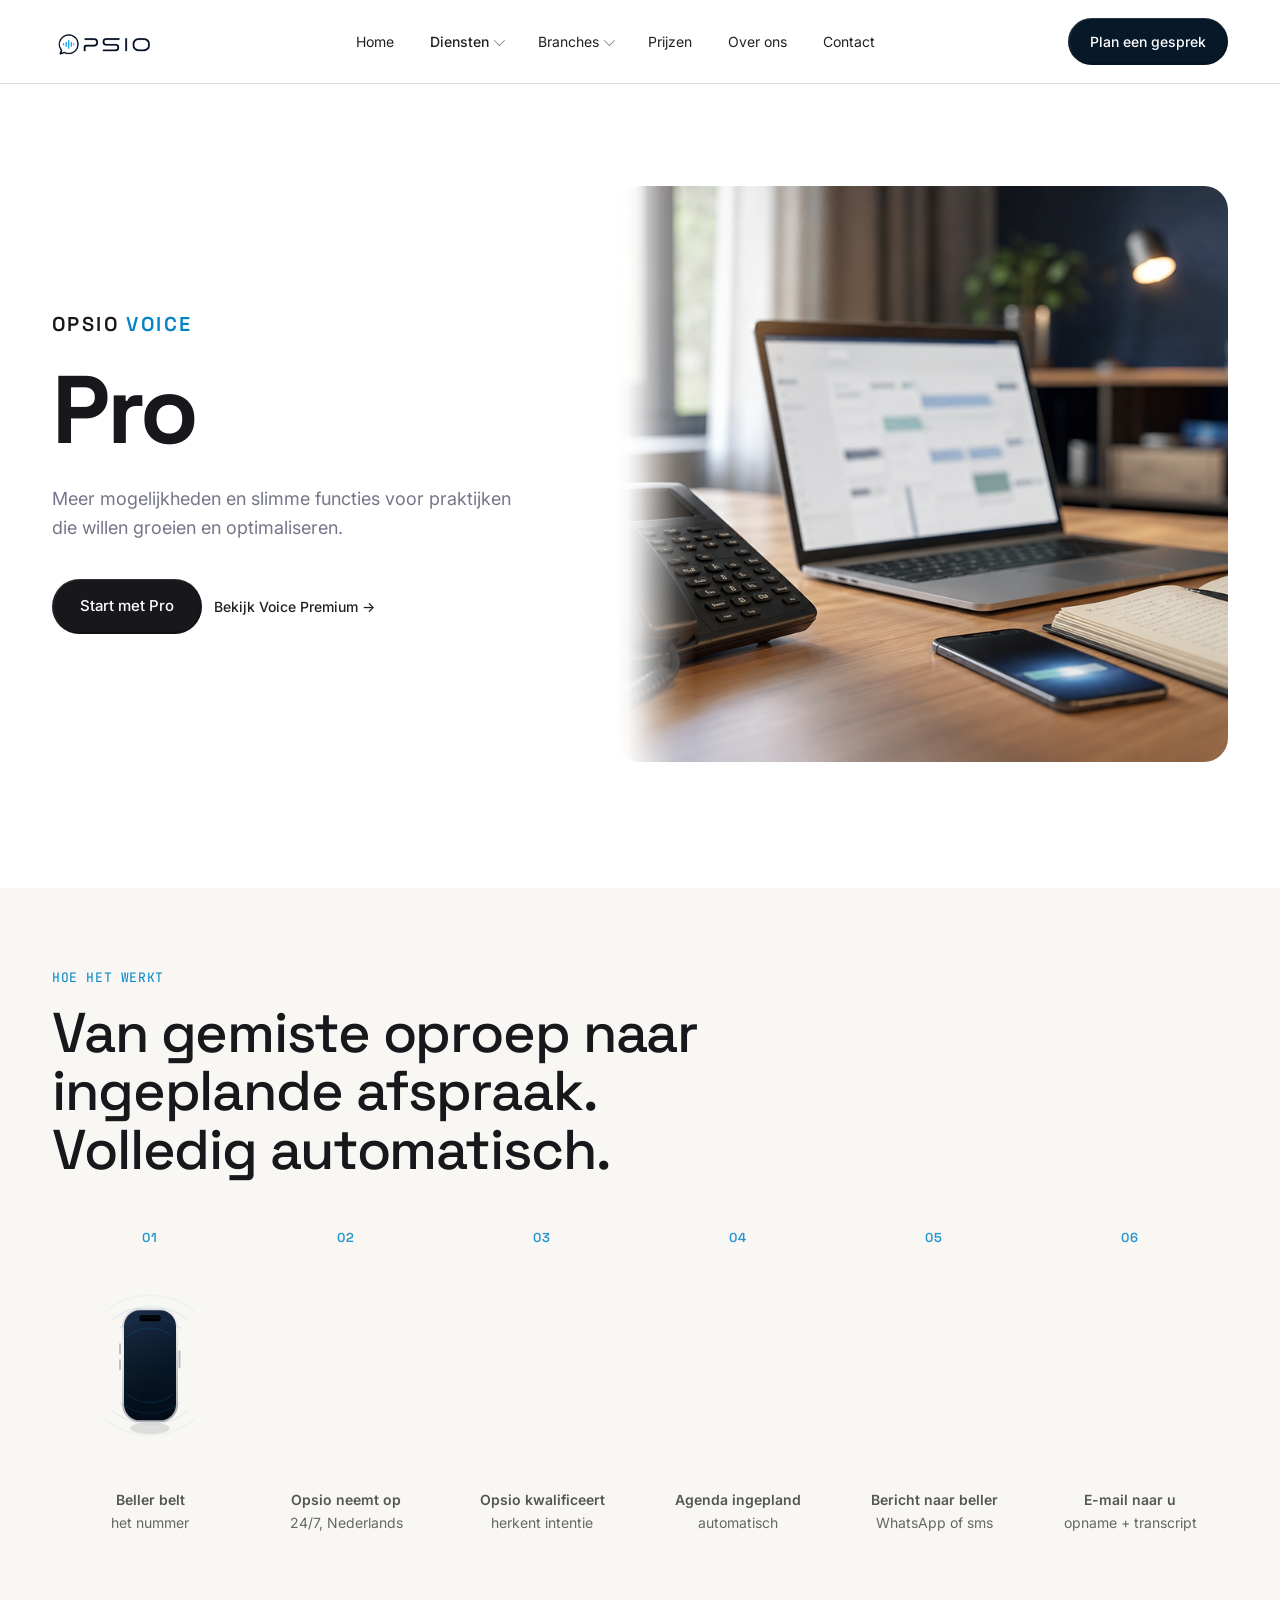
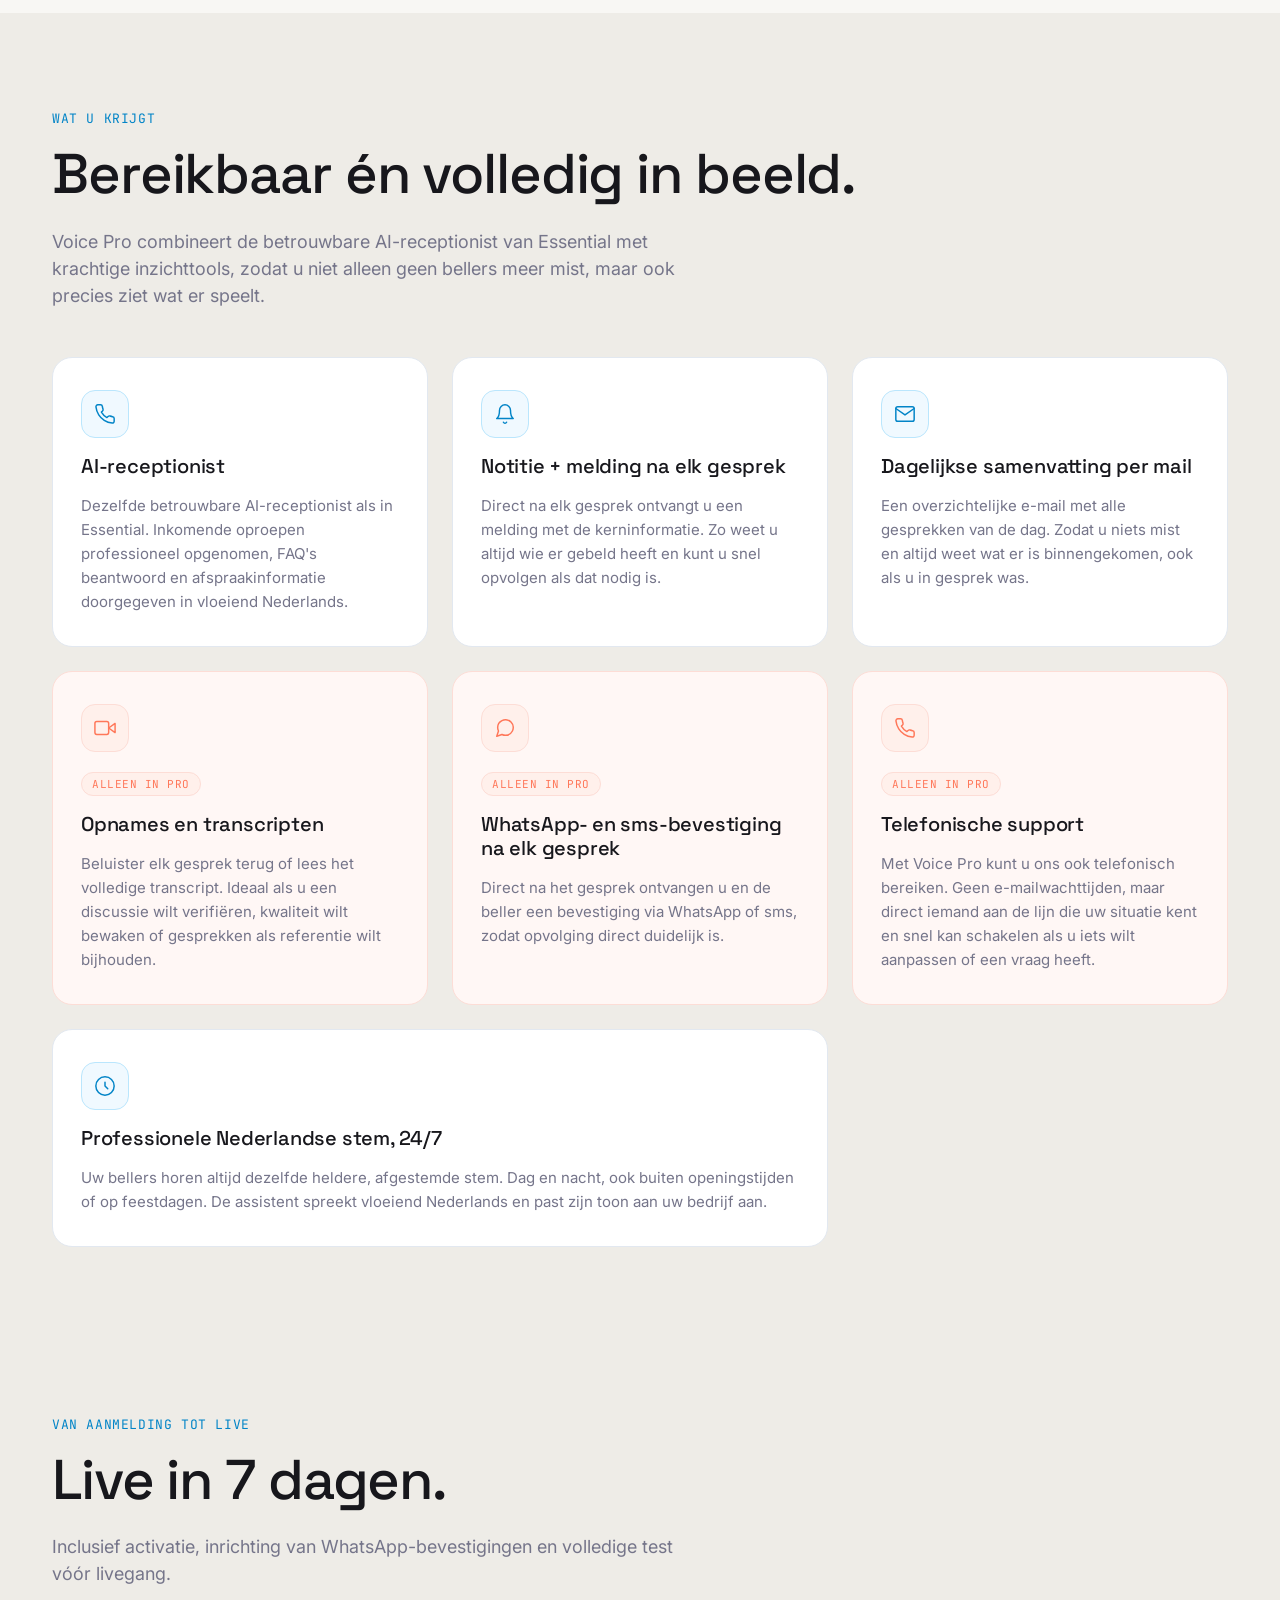
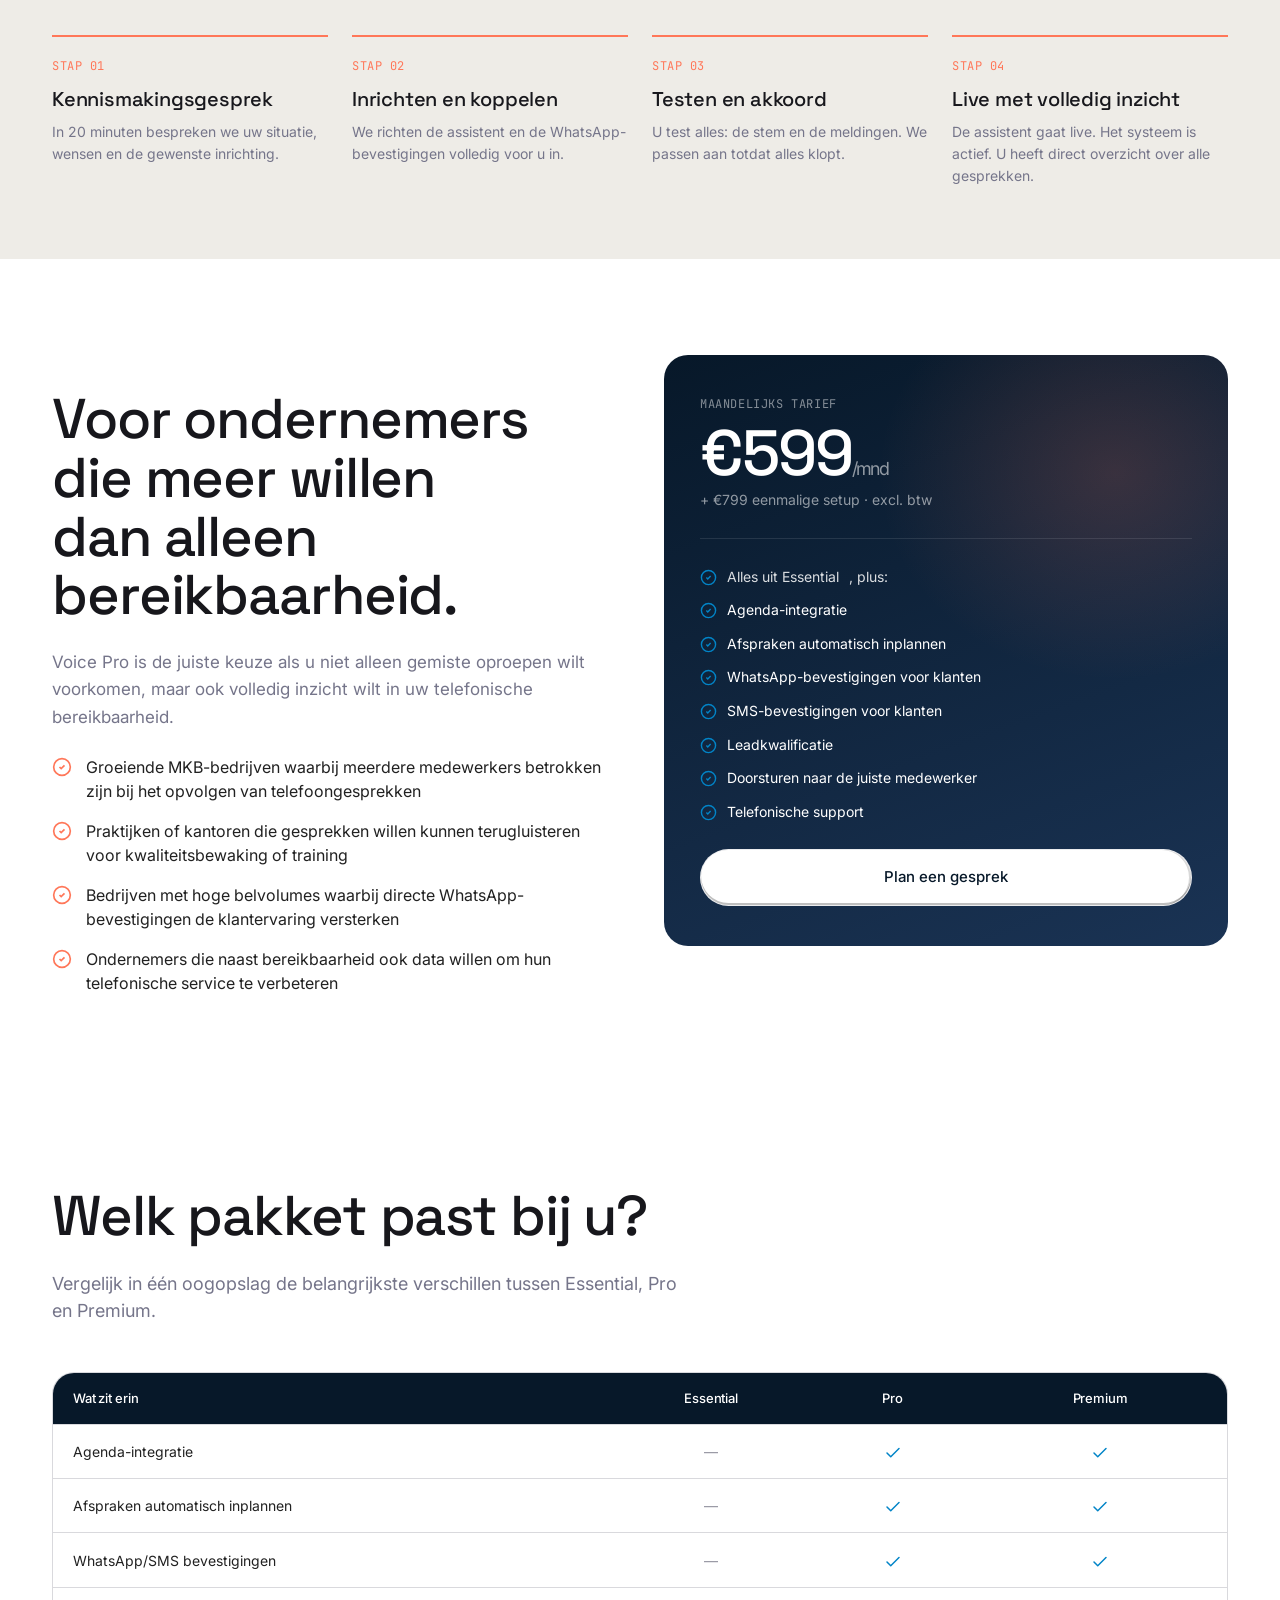
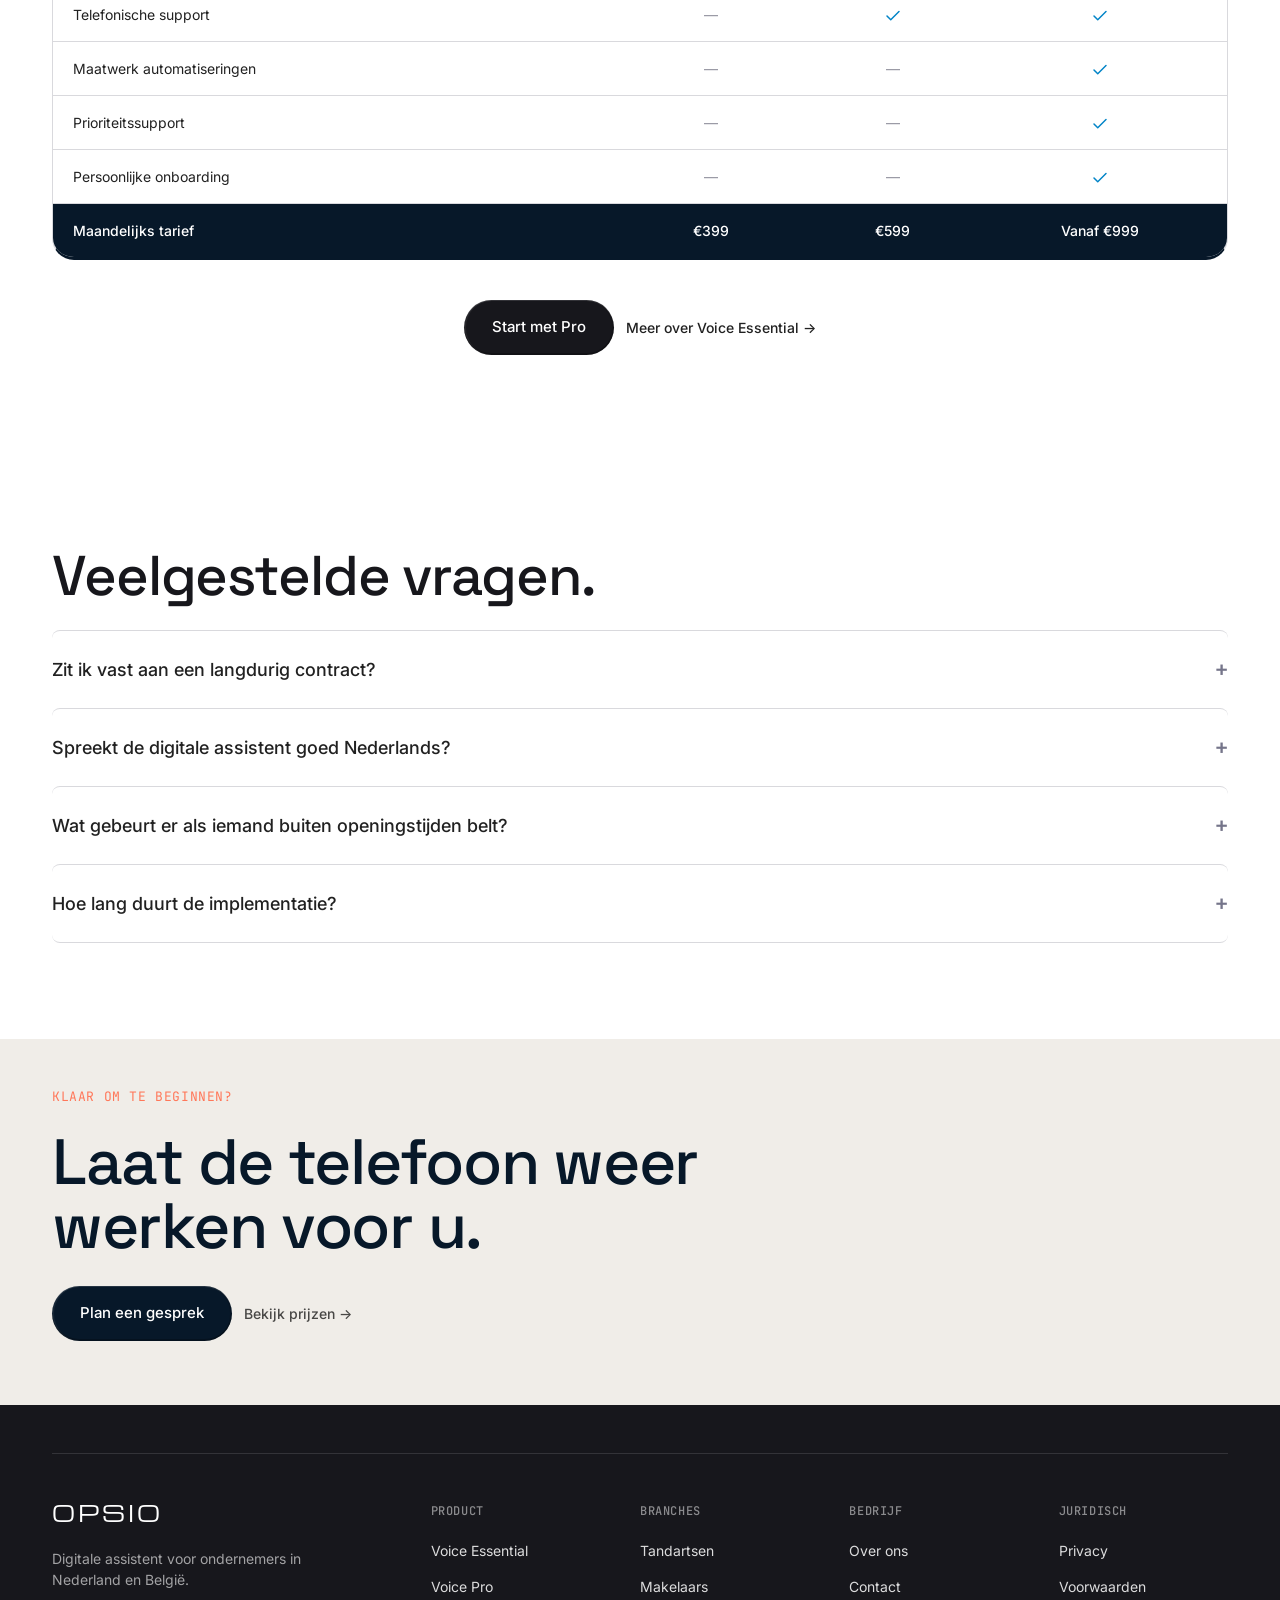
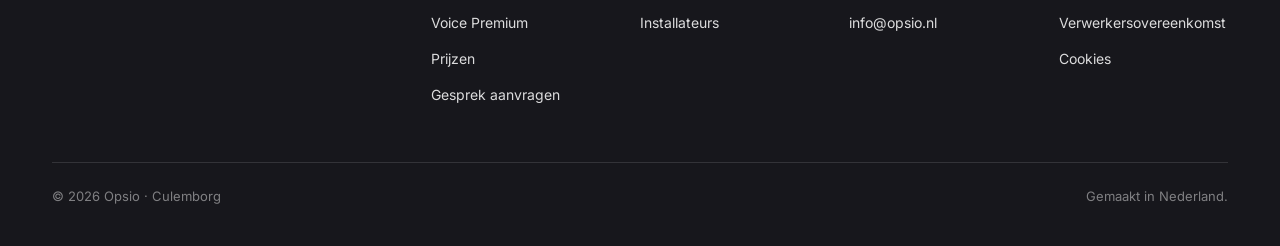
<file: pro.html>
<!DOCTYPE html>
<html lang="nl">
<head>
<meta charset="utf-8">
<meta name="viewport" content="width=device-width, initial-scale=1">
<script type="text/javascript" src="https://embeds.iubenda.com/widgets/6dcb9b32-bc2f-4510-ac9d-03ba5b0737de.js"></script>
<title>Opsio Voice Pro — AI-receptionist voor €599/maand</title>
<meta name="description" content="Opsio Voice Pro: alles van Essential plus opnames, transcripten en WhatsApp-bevestigingen. Volledig inzicht in uw telefonische bereikbaarheid." />
<meta name="robots" content="index, follow" />
<link rel="canonical" href="https://opsio.nl/pro.html" />

<meta property="og:title" content="Opsio Voice Pro — AI-receptionist voor €599/maand" />
<meta property="og:description" content="Maximale controle en inzicht. Voice Pro biedt opnames, transcripten en WhatsApp-bevestigingen." />
<meta property="og:type" content="website" />
<meta property="og:url" content="https://opsio.nl/pro.html" />
<meta property="og:image" content="https://opsio.nl/pexels-artyusufpatel-9330906.jpg" />

<script type="application/ld+json">
{
  "@context": "https://schema.org",
  "@type": "Product",
  "name": "Opsio Voice Pro",
  "description": "AI-receptionist met opnames, transcripten, WhatsApp- en sms-bevestigingen en telefonische support.",
  "brand": { "@type": "Brand", "name": "Opsio" },
  "offers": {
    "@type": "Offer",
    "price": "599",
    "priceCurrency": "EUR",
    "priceValidUntil": "2027-01-01",
    "availability": "https://schema.org/InStock"
  }
}
</script>

<link rel="preconnect" href="https://fonts.googleapis.com">
<link rel="preconnect" href="https://fonts.gstatic.com" crossorigin>
<link rel="stylesheet" href="assets/site.css" />
<link rel="icon" href="assets/opsio_mark.svg" />

<style>
/* ── Pro-hero: gradient override (alleen horizontale fade, geen radial vignette) ── */
.pro-hero .industry-hero-image-fade img {
  -webkit-mask-image: linear-gradient(
    to right,
    transparent 0%,
    rgba(0, 0, 0, 0.04) 2%,
    rgba(0, 0, 0, 0.18) 4%,
    rgba(0, 0, 0, 0.5) 7%,
    rgba(0, 0, 0, 0.82) 10%,
    #000 13%
  );
  mask-image: linear-gradient(
    to right,
    transparent 0%,
    rgba(0, 0, 0, 0.04) 2%,
    rgba(0, 0, 0, 0.18) 4%,
    rgba(0, 0, 0, 0.5) 7%,
    rgba(0, 0, 0, 0.82) 10%,
    #000 13%
  );
  -webkit-mask-composite: source-over;
  mask-composite: add;
  -webkit-mask-size: 100% 100%;
  mask-size: 100% 100%;
}
@media (max-width: 860px) {
  .pro-hero .industry-hero-image-fade img {
    -webkit-mask-image: linear-gradient(
      to bottom,
      #000 0%,
      #000 68%,
      rgba(0, 0, 0, 0.72) 78%,
      rgba(0, 0, 0, 0.28) 90%,
      transparent 100%
    );
    mask-image: linear-gradient(
      to bottom,
      #000 0%,
      #000 68%,
      rgba(0, 0, 0, 0.72) 78%,
      rgba(0, 0, 0, 0.28) 90%,
      transparent 100%
    );
    -webkit-mask-composite: source-over;
    mask-composite: add;
    -webkit-mask-size: 100% 100%;
    mask-size: 100% 100%;
  }
}

/* ── Nieuwe Pro-hero (links: logo/titel, rechts: foto) ── */
.pro-hero {
  background: #fff;
  padding: 48px 0 72px;
}
.pro-hero-grid {
  min-height: clamp(580px, 76vh, 800px);
  display: grid;
  grid-template-columns: minmax(0, 45fr) minmax(0, 55fr);
  align-items: center;
  gap: clamp(40px, 5vw, 72px);
}
.pro-logo-lockup {
  display: flex;
  align-items: center;
  gap: 14px;
  margin-bottom: 32px;
}
.pro-logo-text {
  font-family: var(--font-display);
  font-size: 20px;
  font-weight: 600;
  letter-spacing: 0.12em;
  text-transform: uppercase;
  color: var(--opsio-near-black);
  line-height: 1;
}
.pro-logo-voice { color: #0284C7; }
.pro-hero-copy h1 {
  font-family: var(--font-display);
  font-size: clamp(60px, 7.5vw, 100px);
  font-weight: 700;
  line-height: 0.93;
  letter-spacing: -0.03em;
  color: var(--opsio-near-black);
  margin: 0 0 28px;
}
.pro-hero-copy > p {
  font-size: 18px;
  color: var(--opsio-slate);
  line-height: 1.65;
  max-width: 460px;
  margin: 0;
}
.pro-hero-actions {
  display: flex;
  flex-wrap: wrap;
  gap: 12px;
  margin-top: 36px;
}
.nav-cta .btn-primary {
  background: #071829;
  color: #fff;
  border: none;
}

.skip-link {
  position: absolute;
  top: 12px;
  left: 16px;
  z-index: 1000;
  transform: translateY(-160%);
  background: #071829;
  color: #fff;
  text-decoration: none;
  font-weight: 500;
  padding: 10px 14px;
  border-radius: 999px;
}
.skip-link:focus {
  transform: translateY(0);
  outline: 2px solid #0284C7;
  outline-offset: 2px;
}
.sr-only {
  position: absolute;
  width: 1px;
  height: 1px;
  padding: 0;
  margin: -1px;
  overflow: hidden;
  clip: rect(0, 0, 0, 0);
  white-space: nowrap;
  border: 0;
}
.btn,
.btn-primary,
.btn-ghost,
.nav-toggle {
  touch-action: manipulation;
}
.btn-ghost {
  min-height: 44px;
  align-items: center;
}
/* Mobile */
@media (max-width: 860px) {
  .pro-hero { padding: 32px 0 48px; }
  .pro-hero-grid {
    grid-template-columns: 1fr;
    min-height: auto;
    gap: 36px;
  }
  .pro-hero-copy h1 { font-size: clamp(48px, 13vw, 72px); }
  .pro-hero-copy > p { max-width: 100%; }
  .dentist-hero-image { height: clamp(260px, 52vw, 420px); }
}

/* Pro-stijl hero card — coral/dark */
.pkg-price-card {
  background: linear-gradient(160deg, #071829 0%, #1a3354 100%);
  border-radius: 24px;
  padding: 40px 36px;
  color: #fff;
  position: relative;
  overflow: hidden;
}
.pkg-price-card::before {
  content: '';
  position: absolute;
  inset: 0;
  background: radial-gradient(60% 50% at 80% 20%, rgba(255,119,89,0.18), transparent 70%);
  pointer-events: none;
}
.pkg-price-card > * { position: relative; z-index: 1; }
.pkg-price-badge {
  display: inline-block;
  background: var(--opsio-coral);
  color: #fff;
  font-family: var(--font-mono);
  font-size: 11px;
  text-transform: uppercase;
  letter-spacing: 0.5px;
  padding: 5px 12px;
  border-radius: 999px;
  margin-bottom: 16px;
}
.pkg-price-label {
  font-family: var(--font-mono);
  font-size: 12px;
  letter-spacing: 0.6px;
  text-transform: uppercase;
  color: rgba(255,255,255,0.5);
  margin-bottom: 8px;
}
.pkg-price-num {
  font-family: var(--font-display);
  font-size: 64px;
  line-height: 1;
  letter-spacing: -0.03em;
  font-weight: 500;
  color: #fff;
  margin-bottom: 4px;
}
.pkg-price-num small {
  font-size: 18px;
  font-family: var(--font-body);
  font-weight: 400;
  color: rgba(255,255,255,0.55);
}
.pkg-price-setup {
  font-size: 14px;
  color: rgba(255,255,255,0.55);
  margin-bottom: 28px;
  padding-bottom: 28px;
  border-bottom: 1px solid rgba(255,255,255,0.1);
}
.pkg-price-items {
  display: grid;
  gap: 14px;
  margin-bottom: 28px;
}
.pkg-price-item {
  display: flex;
  align-items: flex-start;
  gap: 10px;
  font-size: 14px;
  color: rgba(255,255,255,0.85);
  line-height: 1.4;
}
.pkg-price-item svg {
  width: 17px; height: 17px;
  stroke: #0284C7;
  fill: none;
  stroke-width: 2;
  flex-shrink: 0;
  margin-top: 2px;
}
.pkg-price-item.inherited svg { stroke: #0284C7; }
.pkg-price-item.pro-only svg { stroke: #0284C7; }
.pkg-price-item.pro-only { color: #fff; }
.pkg-price-card .btn {
  width: 100%;
  justify-content: center;
}
.pkg-hero-actions .btn-primary {
  background: #071829;
  color: #fff;
  border: none;
}
.pkg-hero-actions .btn-primary:hover {
  background: #0b2b4b;
}
.nav-cta .btn-primary:hover {
  background: #f8fafc;
}
.btn.plan-cta {
  background: #fff;
  color: #071829;
  border: 1px solid rgba(7, 24, 41, 0.08);
}
.btn.plan-cta:hover {
  background: #f8fafc;
}
.pkg-price-card .btn-primary {
  background: #fff;
  color: #071829;
  border: 1px solid rgba(7, 24, 41, 0.08);
}
.pkg-price-card .btn-primary:hover { background: #f8fafc; }

/* ── Feature cards ── */
.feature-detail-grid {
  display: grid;
  grid-template-columns: repeat(3, 1fr);
  gap: 24px;
  margin-top: 48px;
}
.feature-detail {
  border-radius: 20px;
  border: 1px solid #E2E8F0;
  background: #fff;
  padding: 32px 28px;
  display: flex;
  flex-direction: column;
  gap: 16px;
  transition: transform 240ms cubic-bezier(0.22,1,0.36,1), box-shadow 240ms;
}
.feature-detail:hover {
  box-shadow: 0 16px 40px -16px rgba(0,0,0,0.10);
}
.feature-detail.pro-highlight {
  border-color: #FDDDD6;
  background: #FFF7F5;
}
.feature-detail-icon {
  width: 48px; height: 48px;
  border-radius: 14px;
  background: #F0F9FF;
  border: 1px solid #BAE6FD;
  display: flex;
  align-items: center;
  justify-content: center;
}
.feature-detail.pro-highlight .feature-detail-icon {
  background: #FFF0EB;
  border-color: #FDDDD6;
}
.feature-detail-icon svg {
  width: 22px; height: 22px;
  stroke: #0284C7;
  fill: none;
  stroke-width: 1.6;
  stroke-linecap: round;
  stroke-linejoin: round;
}
.feature-detail.pro-highlight .feature-detail-icon svg { stroke: var(--opsio-coral); }
.feature-detail h3 {
  font-family: var(--font-display);
  font-size: 20px;
  font-weight: 500;
  letter-spacing: -0.01em;
  margin: 0;
  line-height: 1.2;
  color: var(--opsio-near-black);
}
.feature-detail p {
  font-size: 15px;
  line-height: 1.6;
  color: var(--opsio-slate);
  margin: 0;
}
.pro-tag {
  display: inline-block;
  font-family: var(--font-mono);
  font-size: 11px;
  text-transform: uppercase;
  letter-spacing: 0.5px;
  background: #FFF0EB;
  color: var(--opsio-coral);
  border: 1px solid #FDDDD6;
  padding: 3px 10px;
  border-radius: 999px;
  margin-top: 4px;
  align-self: flex-start;
}

/* ── Voor wie ── */
.voor-wie-grid {
  display: grid;
  grid-template-columns: 1fr 1fr;
  gap: 48px;
  align-items: start;
}
.voor-wie-list {
  list-style: none;
  padding: 0;
  margin: 24px 0 0;
  display: grid;
  gap: 16px;
}
.voor-wie-list li {
  display: flex;
  align-items: flex-start;
  gap: 14px;
  font-size: 16px;
  line-height: 1.5;
  color: var(--opsio-ink);
}
.voor-wie-list li svg {
  width: 20px; height: 20px;
  stroke: var(--opsio-coral);
  fill: none;
  stroke-width: 2;
  flex-shrink: 0;
  margin-top: 2px;
}
/* ── Steps ── */
.pkg-steps {
  display: grid;
  grid-template-columns: repeat(4, 1fr);
  gap: 24px;
  margin-top: 48px;
}
.pkg-step {
  border-top: 2px solid var(--opsio-coral);
  padding-top: 20px;
}
.pkg-step-num {
  font-family: var(--font-mono);
  font-size: 12px;
  letter-spacing: 0.5px;
  color: var(--opsio-coral);
  text-transform: uppercase;
  margin-bottom: 12px;
}
.pkg-step h3 {
  font-family: var(--font-display);
  font-size: 20px;
  font-weight: 500;
  letter-spacing: -0.01em;
  margin: 0 0 10px;
  color: var(--opsio-near-black);
  line-height: 1.2;
}
.pkg-step p {
  font-size: 14px;
  color: var(--opsio-slate);
  line-height: 1.55;
  margin: 0;
}

/* ── Responsive ── */
@media (max-width: 960px) {
  .feature-detail-grid { grid-template-columns: 1fr; }
  .voor-wie-grid { grid-template-columns: 1fr; }
  .pkg-steps { grid-template-columns: 1fr 1fr; gap: 20px; }
}
@media (max-width: 540px) {
  .pkg-steps { grid-template-columns: 1fr; }
  .pkg-price-num { font-size: 48px; }
}
@media (max-width: 768px) {
  .process-flow {
    margin-top: 32px;
    margin-left: 0;
    margin-right: 0;
  }
  .process-scroll {
    scroll-snap-type: x mandatory;
    margin: 0 -20px;
    padding: 0 20px 8px;
  }
  .process-step {
    scroll-snap-align: start;
    scroll-snap-stop: always;
    text-align: center;
  }
  .process-step canvas {
    max-width: 100%;
  }
  .feature-detail-grid {
    grid-template-columns: 1fr;
    gap: 18px;
  }
  .feature-detail,
  .feature-detail[style] {
    grid-column: auto !important;
    width: 100%;
    min-width: 0;
    padding: 28px 24px;
  }
}
</style>
</head>
<body>
<a class="skip-link" href="#main-content">Ga naar hoofdinhoud</a>

<header class="nav-wrap">
  <nav class="nav">
    <a href="index.html" class="brand"><span class="brand-mark"></span><span>Opsio</span></a>
    <div class="nav-menu">
      <a href="index.html">Home</a>
      <div class="nav-dropdown">
        <button class="nav-dropdown-trigger active">Diensten</button>
        <div class="nav-dropdown-menu">
          <a href="essential.html" class="nav-dropdown-item">Voice Essential</a>
          <a href="pro.html" class="nav-dropdown-item active">Voice Pro</a>
          <a href="premium.html" class="nav-dropdown-item">Voice Premium</a>
        </div>
      </div>
      <div class="nav-dropdown">
        <button class="nav-dropdown-trigger">Branches</button>
        <div class="nav-dropdown-menu">
          <a href="tandartsen.html" class="nav-dropdown-item">Tandartsen &amp; praktijken</a>
          <a href="makelaars.html" class="nav-dropdown-item">Makelaars</a>
          <a href="installateurs.html" class="nav-dropdown-item">Installateurs &amp; vakbedrijven</a>
        </div>
      </div>
      <a href="prijzen.html">Prijzen</a>
      <a href="over-ons.html">Over ons</a>
      <a href="contact.html">Contact</a>
    </div>
    <div class="nav-cta">
      <a href="contact.html?pakket=pro" class="btn btn-primary">Plan een gesprek</a>
      <button class="nav-toggle" data-nav-toggle aria-label="Menu"><span></span><span></span><span></span></button>
    </div>
  </nav>
</header>

<main id="main-content">

<section class="pro-hero">
  <div class="container pro-hero-grid">

    <div class="pro-hero-copy">
      <div class="pro-logo-lockup">
        <span class="pro-logo-text">OPSIO <span class="pro-logo-voice">VOICE</span></span>
      </div>
      <h1>Pro</h1>
      <p>Meer mogelijkheden en slimme functies voor praktijken die willen groeien en optimaliseren.</p>
      <div class="pro-hero-actions">
        <a href="contact.html?pakket=pro" class="btn btn-primary btn-lg">Start met Pro</a>
        <a href="premium.html" class="btn btn-ghost">Bekijk Voice Premium →</a>
      </div>
    </div>

    <figure class="dentist-image dentist-hero-image industry-hero-image-fade">
      <img src="assets/pro-hero.png" alt="Bureau met telefoon en laptop — Opsio Voice Pro" width="1280" height="853" fetchpriority="high" />
    </figure>

  </div>
</section>

<section class="process-section" style="padding: 80px 0; background: #f8f7f4; position: relative; overflow: hidden;">
  <div class="container">
    <div class="section-eyebrow">Hoe het werkt</div>
    <h2 class="section-title">Van gemiste oproep naar ingeplande afspraak.<br>Volledig automatisch.</h2>
    <div class="process-flow">
      <div class="process-scroll">
        <canvas id="pro-proc-conn"></canvas>
        <div class="process-row">
          <div class="process-step">
            <div class="process-step-num">01</div>
            <canvas id="pro-proc-c1" width="120" height="200"></canvas>
            <div class="process-step-title">Beller belt</div>
            <div class="process-step-subtitle">het nummer</div>
          </div>
          <div class="process-step">
            <div class="process-step-num">02</div>
            <canvas id="pro-proc-c2" width="120" height="200"></canvas>
            <div class="process-step-title">Opsio neemt op</div>
            <div class="process-step-subtitle">24/7, Nederlands</div>
          </div>
          <div class="process-step">
            <div class="process-step-num">03</div>
            <canvas id="pro-proc-c3" width="120" height="200"></canvas>
            <div class="process-step-title">Opsio kwalificeert</div>
            <div class="process-step-subtitle">herkent intentie</div>
          </div>
          <div class="process-step">
            <div class="process-step-num">04</div>
            <canvas id="pro-proc-c4" width="120" height="200"></canvas>
            <div class="process-step-title">Agenda ingepland</div>
            <div class="process-step-subtitle">automatisch</div>
          </div>
          <div class="process-step">
            <div class="process-step-num">05</div>
            <canvas id="pro-proc-c5" width="120" height="200"></canvas>
            <div class="process-step-title">Bericht naar beller</div>
            <div class="process-step-subtitle">WhatsApp of sms</div>
          </div>
          <div class="process-step">
            <div class="process-step-num">06</div>
            <canvas id="pro-proc-c6" width="120" height="200"></canvas>
            <div class="process-step-title">E-mail naar u</div>
            <div class="process-step-subtitle">opname + transcript</div>
          </div>
        </div>
      </div>
    </div>
  </div>
</section>

<script>
(function() {
  if (window.matchMedia('(prefers-reduced-motion: reduce)').matches) return;
  var dpr = window.devicePixelRatio || 1;
  function setupHD(id) {
    var c = document.getElementById(id);
    if (!c) return null;
    var w = c.offsetWidth, h = c.offsetHeight;
    c.width = w*dpr; c.height = h*dpr;
    var ctx = c.getContext('2d');
    ctx.scale(dpr, dpr);
    return { ctx:ctx, w:w, h:h };
  }

  function easeOutBack(t) { var c=1.70158; return 1+(c+1)*Math.pow(t-1,3)+c*Math.pow(t-1,2); }
  function easeInOut(t) { return t<0.5?2*t*t:-1+(4-2*t)*t; }
  function clamp(v,a,b) { return Math.max(a,Math.min(b,v)); }

  var N = 6;
  var CYCLE = N * 1250;
  var stepInterval = CYCLE / N;
  var iconTimes = [], arrowTimes = [];
  for (var _i=0; _i<N; _i++) iconTimes.push(_i*stepInterval);
  for (var _i=0; _i<N-1; _i++) arrowTimes.push((_i+0.5)*stepInterval);
  var arrowDur = 500;

  function drawIphone(ctx, w, h, t, floatY) {
    ctx.clearRect(0,0,w,h);
    var cx=w/2, cy=h/2+floatY, ph=110, pw=52, r=16, bezel=2;
    ctx.beginPath(); ctx.ellipse(cx, cy+ph/2+8, pw*0.38, 6, 0, 0, Math.PI*2);
    ctx.fillStyle='rgba(0,0,0,0.10)'; ctx.fill();
    ctx.beginPath(); ctx.roundRect(cx-pw/2-bezel, cy-ph/2-bezel, pw+bezel*2, ph+bezel*2, r+bezel);
    var frame=ctx.createLinearGradient(cx-pw/2, cy-ph/2, cx+pw/2, cy+ph/2);
    frame.addColorStop(0,'#d4d4d8'); frame.addColorStop(0.3,'#f0f0f2'); frame.addColorStop(0.7,'#c0c0c4'); frame.addColorStop(1,'#a8a8ac');
    ctx.fillStyle=frame; ctx.fill();
    ctx.beginPath(); ctx.roundRect(cx-pw/2, cy-ph/2, pw, ph, r);
    var screen=ctx.createLinearGradient(cx, cy-ph/2, cx, cy+ph/2);
    screen.addColorStop(0,'#0d1f3c'); screen.addColorStop(0.4,'#071829'); screen.addColorStop(1,'#030c18');
    ctx.fillStyle=screen; ctx.fill();
    var shimmer=ctx.createLinearGradient(cx-pw/2, cy-ph/2, cx+pw/2, cy);
    shimmer.addColorStop(0,'rgba(255,255,255,0.06)'); shimmer.addColorStop(1,'rgba(255,255,255,0)');
    ctx.beginPath(); ctx.roundRect(cx-pw/2, cy-ph/2, pw, ph, r); ctx.fillStyle=shimmer; ctx.fill();
    var diW=20+Math.sin(t*5)*2;
    ctx.beginPath(); ctx.roundRect(cx-diW/2, cy-ph/2+5, diW, 6, 3); ctx.fillStyle='#000'; ctx.fill();
    var wa=(Math.sin(t*4)+1)/2;
    for (var i=1; i<=4; i++) {
      var alpha=wa*(0.55-i*0.10);
      ctx.beginPath(); ctx.arc(cx, cy, pw/2+i*11, -Math.PI*0.72, -Math.PI*0.28);
      ctx.strokeStyle='rgba(2,132,199,'+alpha+')'; ctx.lineWidth=1.8; ctx.stroke();
      ctx.beginPath(); ctx.arc(cx, cy, pw/2+i*11, Math.PI*0.28, Math.PI*0.72);
      ctx.strokeStyle='rgba(2,132,199,'+alpha+')'; ctx.stroke();
    }
    [cy-22, cy-6].forEach(function(by) {
      ctx.beginPath(); ctx.roundRect(cx-pw/2-bezel-3, by, 2, 11, 1); ctx.fillStyle='#c0c0c4'; ctx.fill();
    });
    ctx.beginPath(); ctx.roundRect(cx+pw/2+bezel+0.5, cy-15, 2, 18, 1); ctx.fillStyle='#c0c0c4'; ctx.fill();
  }

  function drawHeadset(ctx, w, h, t, floatY) {
    ctx.clearRect(0,0,w,h);
    var cx=w/2, cy=h/2+floatY+8;
    ctx.beginPath(); ctx.ellipse(cx, cy+52, 20, 6, 0, 0, Math.PI*2);
    ctx.fillStyle='rgba(0,0,0,0.08)'; ctx.fill();
    ctx.beginPath(); ctx.arc(cx, cy-10, 28, Math.PI, 0, false);
    ctx.strokeStyle='#0284C7'; ctx.lineWidth=5; ctx.lineCap='round'; ctx.stroke();
    var lg=ctx.createRadialGradient(cx-28, cy-10, 0, cx-28, cy-10, 14);
    lg.addColorStop(0,'#4eb5f7'); lg.addColorStop(1,'#0369a1');
    ctx.beginPath(); ctx.ellipse(cx-28, cy+4, 10, 14, 0, 0, Math.PI*2); ctx.fillStyle=lg; ctx.fill();
    var rg=ctx.createRadialGradient(cx+28, cy-10, 0, cx+28, cy-10, 14);
    rg.addColorStop(0,'#4eb5f7'); rg.addColorStop(1,'#0369a1');
    ctx.beginPath(); ctx.ellipse(cx+28, cy+4, 10, 14, 0, 0, Math.PI*2); ctx.fillStyle=rg; ctx.fill();
    ctx.beginPath(); ctx.moveTo(cx+28, cy+14); ctx.quadraticCurveTo(cx+28, cy+38, cx+14, cy+42);
    ctx.strokeStyle='#0284C7'; ctx.lineWidth=4; ctx.lineCap='round'; ctx.stroke();
    var mg=ctx.createRadialGradient(cx+10, cy+40, 0, cx+12, cy+42, 9);
    mg.addColorStop(0,'#4eb5f7'); mg.addColorStop(1,'#0369a1');
    ctx.beginPath(); ctx.arc(cx+12, cy+42, 9, 0, Math.PI*2); ctx.fillStyle=mg; ctx.fill();
    var active=(Math.sin(t*3)+1)/2;
    for (var j=1; j<=3; j++) {
      var a=active*(0.5-j*0.1);
      ctx.beginPath(); ctx.arc(cx+12, cy+42, j*10+4, -Math.PI*0.6, Math.PI*0.1);
      ctx.strokeStyle='rgba(2,132,199,'+a+')'; ctx.lineWidth=1.8; ctx.stroke();
    }
  }

  function drawTargetCard(ctx, w, h, t, floatY) {
    ctx.clearRect(0,0,w,h);
    var cx=w/2, cy=h/2+floatY-4, cw=86, ch=76, cr=13;
    ctx.beginPath(); ctx.ellipse(cx, cy+ch/2+10, cw*0.32, 5, 0, 0, Math.PI*2); ctx.fillStyle='rgba(0,0,0,0.08)'; ctx.fill();
    ctx.beginPath(); ctx.roundRect(cx-cw/2, cy-ch/2, cw, ch, cr); ctx.fillStyle='#fff'; ctx.shadowColor='rgba(0,0,0,0.10)'; ctx.shadowBlur=12; ctx.fill(); ctx.shadowBlur=0;
    ctx.beginPath(); ctx.roundRect(cx-cw/2, cy-ch/2, cw, ch, cr); ctx.strokeStyle='#e2e8f0'; ctx.lineWidth=1.5; ctx.stroke();
    var icy=cy+2, pulse=(Math.sin(t*2.8)+1)/2;
    [30,20,11].forEach(function(r,i) {
      ctx.beginPath(); ctx.arc(cx,icy,r,0,Math.PI*2); ctx.strokeStyle='rgba(2,132,199,'+(0.10+i*0.10)+')'; ctx.lineWidth=1.5; ctx.stroke();
    });
    ctx.beginPath(); ctx.arc(cx,icy,30+pulse*5,0,Math.PI*2); ctx.strokeStyle='rgba(2,132,199,'+(0.05+pulse*0.10)+')'; ctx.lineWidth=2; ctx.stroke();
    var dg=ctx.createRadialGradient(cx-1,icy-1,0,cx,icy,8);
    dg.addColorStop(0,'#4eb5f7'); dg.addColorStop(1,'#0284C7');
    ctx.beginPath(); ctx.arc(cx,icy,8,0,Math.PI*2); ctx.fillStyle=dg; ctx.fill();
    ctx.beginPath(); ctx.arc(cx,icy,8*(1+pulse*0.35),0,Math.PI*2); ctx.strokeStyle='rgba(2,132,199,'+(0.30+pulse*0.35)+')'; ctx.lineWidth=2; ctx.stroke();
  }

  function drawCalendar(ctx, w, h, t, floatY) {
    ctx.clearRect(0,0,w,h);
    var cx=w/2, cy=h/2+floatY-4, cw=88, ch=82, cr=11;
    ctx.beginPath(); ctx.ellipse(cx, cy+ch/2+9, cw*0.32, 5, 0, 0, Math.PI*2); ctx.fillStyle='rgba(0,0,0,0.08)'; ctx.fill();
    ctx.beginPath(); ctx.roundRect(cx-cw/2, cy-ch/2, cw, ch, cr); ctx.fillStyle='#fff'; ctx.shadowColor='rgba(0,0,0,0.10)'; ctx.shadowBlur=12; ctx.fill(); ctx.shadowBlur=0;
    ctx.beginPath(); ctx.roundRect(cx-cw/2, cy-ch/2, cw, ch, cr); ctx.strokeStyle='#e2e8f0'; ctx.lineWidth=1.5; ctx.stroke();
    ctx.beginPath(); ctx.roundRect(cx-cw/2, cy-ch/2, cw, 24, [cr,cr,0,0]); ctx.fillStyle='#0284C7'; ctx.fill();
    ctx.fillStyle='#fff'; ctx.font='bold 10px sans-serif'; ctx.textAlign='center'; ctx.fillText('JUNI 2026', cx, cy-ch/2+15);
    [-20,20].forEach(function(rx) { ctx.beginPath(); ctx.moveTo(cx+rx, cy-ch/2-3); ctx.lineTo(cx+rx, cy-ch/2+5); ctx.strokeStyle='rgba(255,255,255,0.7)'; ctx.lineWidth=2; ctx.lineCap='round'; ctx.stroke(); });
    var gx=cx-cw/2+9, gy=cy-ch/2+30, gw=(cw-18)/4, gh=(ch-36)/2;
    for (var row=0;row<2;row++) {
      for (var col=0;col<4;col++) {
        var isH=row===0&&col===1, dx=gx+col*gw+gw/2, dy=gy+row*gh+gh/2;
        ctx.beginPath(); ctx.arc(dx, dy, isH?9:6, 0, Math.PI*2); ctx.fillStyle=isH?'#0284C7':'#f0f4f8'; ctx.fill();
        if (isH) {
          ctx.beginPath(); ctx.arc(dx, dy, 9*(1+Math.sin(t*3)*0.15), 0, Math.PI*2); ctx.strokeStyle='rgba(2,132,199,0.3)'; ctx.lineWidth=2; ctx.stroke();
          ctx.beginPath(); ctx.moveTo(dx-3.5,dy); ctx.lineTo(dx-1,dy+2.5); ctx.lineTo(dx+4,dy-3.5); ctx.strokeStyle='#fff'; ctx.lineWidth=1.8; ctx.lineCap='round'; ctx.lineJoin='round'; ctx.stroke();
        }
      }
    }
  }

  function drawCheckmarkCard(ctx, w, h, t, floatY) {
    ctx.clearRect(0,0,w,h);
    var cx=w/2, cy=h/2+floatY-4, cw=86, ch=76, cr=13;
    ctx.beginPath(); ctx.ellipse(cx, cy+ch/2+10, cw*0.32, 5, 0, 0, Math.PI*2); ctx.fillStyle='rgba(0,0,0,0.08)'; ctx.fill();
    ctx.beginPath(); ctx.roundRect(cx-cw/2, cy-ch/2, cw, ch, cr); ctx.fillStyle='#fff'; ctx.shadowColor='rgba(0,0,0,0.10)'; ctx.shadowBlur=12; ctx.fill(); ctx.shadowBlur=0;
    ctx.beginPath(); ctx.roundRect(cx-cw/2, cy-ch/2, cw, ch, cr); ctx.strokeStyle='#e2e8f0'; ctx.lineWidth=1.5; ctx.stroke();
    var pulse=(Math.sin(t*2.5)+1)/2;
    ctx.beginPath(); ctx.arc(cx, cy+2, 24+pulse*4, 0, Math.PI*2); ctx.strokeStyle='rgba(34,197,94,'+(0.12+pulse*0.14)+')'; ctx.lineWidth=2; ctx.stroke();
    var gg=ctx.createRadialGradient(cx-3, cy-1, 0, cx, cy+2, 18);
    gg.addColorStop(0,'#4ade80'); gg.addColorStop(1,'#16a34a');
    ctx.beginPath(); ctx.arc(cx, cy+2, 18, 0, Math.PI*2); ctx.fillStyle=gg; ctx.fill();
    ctx.beginPath(); ctx.moveTo(cx-8, cy+2); ctx.lineTo(cx-2, cy+8); ctx.lineTo(cx+9, cy-5);
    ctx.strokeStyle='#fff'; ctx.lineWidth=2.5; ctx.lineCap='round'; ctx.lineJoin='round'; ctx.stroke();
  }

  function drawDocCard(ctx, w, h, t, floatY) {
    ctx.clearRect(0,0,w,h);
    var cx=w/2, cy=h/2+floatY-4, cw=80, ch=90, cr=12;
    ctx.beginPath(); ctx.ellipse(cx, cy+ch/2+9, cw*0.30, 5, 0, 0, Math.PI*2); ctx.fillStyle='rgba(0,0,0,0.08)'; ctx.fill();
    ctx.beginPath(); ctx.roundRect(cx-cw/2, cy-ch/2, cw, ch, cr); ctx.fillStyle='#fff'; ctx.shadowColor='rgba(0,0,0,0.10)'; ctx.shadowBlur=12; ctx.fill(); ctx.shadowBlur=0;
    ctx.beginPath(); ctx.roundRect(cx-cw/2, cy-ch/2, cw, ch, cr); ctx.strokeStyle='#e2e8f0'; ctx.lineWidth=1.5; ctx.stroke();
    var fold=14;
    ctx.beginPath(); ctx.moveTo(cx+cw/2-fold, cy-ch/2); ctx.lineTo(cx+cw/2, cy-ch/2+fold); ctx.strokeStyle='#e2e8f0'; ctx.lineWidth=1.5; ctx.stroke();
    var lineW=cw-24, lineY=cy-ch/2+28, progress=(Math.sin(t*1.8)+1)/2;
    [0,1,2].forEach(function(i) {
      var lw=i===1?lineW*(0.4+progress*0.45):(i===0?lineW*0.75:lineW*0.55);
      var lc=i===1?'#0284C7':'#e2e8f0';
      ctx.beginPath(); ctx.roundRect(cx-lineW/2, lineY+i*16, lw, 5, 2.5); ctx.fillStyle=lc; ctx.fill();
    });
  }

  function getIconCenters(canvasIds, parent) {
    var parentRect=parent.getBoundingClientRect();
    return canvasIds.map(function(id) {
      var el=document.getElementById(id);
      if (!el) return null;
      var rect=el.getBoundingClientRect();
      return { x: rect.left-parentRect.left+parent.scrollLeft+rect.width/2, y: rect.top-parentRect.top+rect.height/2 };
    });
  }

  var CANVAS_IDS = ['pro-proc-c1','pro-proc-c2','pro-proc-c3','pro-proc-c4','pro-proc-c5','pro-proc-c6'];
  var DRAW_FNS   = [drawIphone, drawHeadset, drawTargetCard, drawCalendar, drawCheckmarkCard, drawDocCard];

  var canvases = CANVAS_IDS.map(function(id) { return setupHD(id); });
    if (canvases.some(function(c) { return !c; })) return;

    var connCanvas = document.getElementById('pro-proc-conn');
    if (!connCanvas) return;
    var connCtx = connCanvas.getContext('2d');
    var connParent = connCanvas.parentElement;

    function setupConn() {
      var w=Math.max(connParent.offsetWidth, connParent.scrollWidth);
      var h=connParent.offsetHeight;
      connCanvas.width=w*dpr; connCanvas.height=h*dpr;
      connCanvas.style.width=w+'px'; connCanvas.style.height=h+'px';
      connCtx.setTransform(dpr,0,0,dpr,0,0);
    }
    setupConn();
    window.addEventListener('resize', setupConn);

    var startTime=null, sectionVisible=true;
    if ('IntersectionObserver' in window) {
      new IntersectionObserver(function(e) { sectionVisible=e[0].isIntersecting; }, {threshold:0}).observe(connCanvas);
    }

    function draw(ts) {
      if (!sectionVisible) { requestAnimationFrame(draw); return; }
      if (!startTime) startTime=ts;
      var elapsed=(ts-startTime)%CYCLE, t=ts/1000;
      var W=connCanvas.width/dpr, H=connCanvas.height/dpr;

      canvases.forEach(function(canv,i) {
        var lt=Math.max(0,elapsed-iconTimes[i]);
        var p=clamp(lt/400,0,1), scale=easeOutBack(p);
        var floatY=Math.sin(t*1.6+i*0.8)*6*scale;
        var ctx2=canv.ctx, W2=canv.w, H2=canv.h;
        ctx2.clearRect(0,0,W2,H2);
        ctx2.save();
        ctx2.translate(W2/2,H2/2); ctx2.scale(scale,scale); ctx2.translate(-W2/2,-H2/2);
        DRAW_FNS[i](ctx2,W2,H2,t,floatY);
        ctx2.restore();
      });

      connCtx.clearRect(0,0,W,H);
      var centers=getIconCenters(CANVAS_IDS, connParent);
      if (!centers||!centers[0]) { requestAnimationFrame(draw); return; }

      for (var i=0;i<N-1;i++) {
        if (elapsed<iconTimes[i]+200) continue;
        var x1=centers[i].x+48, x2=centers[i+1].x-48, y=centers[i].y-10;
        connCtx.beginPath(); connCtx.moveTo(x1,y); connCtx.lineTo(x2,y);
        connCtx.strokeStyle='rgba(2,132,199,0.15)'; connCtx.lineWidth=2; connCtx.stroke();
        connCtx.beginPath(); connCtx.moveTo(x2-8,y-6); connCtx.lineTo(x2,y); connCtx.lineTo(x2-8,y+6);
        connCtx.strokeStyle='rgba(2,132,199,0.25)'; connCtx.lineWidth=2; connCtx.lineCap='round'; connCtx.lineJoin='round'; connCtx.stroke();
        var arrowElapsed=Math.max(0,elapsed-arrowTimes[i]);
        var arrowProgress=clamp(arrowElapsed/arrowDur,0,1);
        var easedP=easeInOut(arrowProgress);
        var alpha=arrowProgress>0&&arrowProgress<1?Math.sin(easedP*Math.PI):0;
        if (alpha>0.05) {
          var dotX=x1+(x2-x1)*easedP, dotY=y;
          var glow=connCtx.createRadialGradient(dotX,dotY,0,dotX,dotY,14);
          glow.addColorStop(0,'rgba(2,132,199,'+(alpha*0.5)+')'); glow.addColorStop(1,'rgba(2,132,199,0)');
          connCtx.beginPath(); connCtx.arc(dotX,dotY,14,0,Math.PI*2); connCtx.fillStyle=glow; connCtx.fill();
          connCtx.beginPath(); connCtx.arc(dotX,dotY,3,0,Math.PI*2); connCtx.fillStyle='rgba(2,132,199,'+alpha+')'; connCtx.fill();
        }
      }
      requestAnimationFrame(draw);
    }
    requestAnimationFrame(draw);
})();
</script>

<section class="section" style="background: var(--opsio-stone);">
  <div class="container">
    <div class="section-eyebrow">Wat u krijgt</div>
    <h2 class="section-title">Bereikbaar én volledig in beeld.</h2>
    <p class="section-lead">Voice Pro combineert de betrouwbare AI-receptionist van Essential met krachtige inzichttools, zodat u niet alleen geen bellers meer mist, maar ook precies ziet wat er speelt.</p>

    <div class="feature-detail-grid">

            <div class="feature-detail">
        <div class="feature-detail-icon">
          <svg aria-hidden="true" viewBox="0 0 24 24"><path d="M22 16.92v3a2 2 0 0 1-2.18 2 19.79 19.79 0 0 1-8.63-3.07 19.5 19.5 0 0 1-6-6 19.79 19.79 0 0 1-3.07-8.67A2 2 0 0 1 4.11 2h3a2 2 0 0 1 2 1.72c.127.96.361 1.903.7 2.81a2 2 0 0 1-.45 2.11L8.09 9.91a16 16 0 0 0 6 6l1.27-1.27a2 2 0 0 1 2.11-.45c.907.339 1.85.573 2.81.7A2 2 0 0 1 22 16.92z"/></svg>
        </div>
        <h3>AI-receptionist</h3>
        <p>Dezelfde betrouwbare AI-receptionist als in Essential. Inkomende oproepen professioneel opgenomen, FAQ's beantwoord en afspraakinformatie doorgegeven in vloeiend Nederlands.</p>
      </div>

      <div class="feature-detail">
        <div class="feature-detail-icon">
          <svg aria-hidden="true" viewBox="0 0 24 24"><path d="M18 8A6 6 0 0 0 6 8c0 7-3 9-3 9h18s-3-2-3-9"/><path d="M13.73 21a2 2 0 0 1-3.46 0"/></svg>
        </div>
        <h3>Notitie + melding na elk gesprek</h3>
        <p>Direct na elk gesprek ontvangt u een melding met de kerninformatie. Zo weet u altijd wie er gebeld heeft en kunt u snel opvolgen als dat nodig is.</p>
      </div>

      <div class="feature-detail">
        <div class="feature-detail-icon">
          <svg aria-hidden="true" viewBox="0 0 24 24"><path d="M4 4h16c1.1 0 2 .9 2 2v12c0 1.1-.9 2-2 2H4c-1.1 0-2-.9-2-2V6c0-1.1.9-2 2-2z"/><polyline points="22,6 12,13 2,6"/></svg>
        </div>
        <h3>Dagelijkse samenvatting per mail</h3>
        <p>Een overzichtelijke e-mail met alle gesprekken van de dag. Zodat u niets mist en altijd weet wat er is binnengekomen, ook als u in gesprek was.</p>
      </div>

      <div class="feature-detail pro-highlight">
        <div class="feature-detail-icon">
          <svg aria-hidden="true" viewBox="0 0 24 24"><polygon points="23 7 16 12 23 17 23 7"/><rect x="1" y="5" width="15" height="14" rx="2" ry="2"/></svg>
        </div>
        <span class="pro-tag">Alleen in Pro</span>
        <h3>Opnames en transcripten</h3>
        <p>Beluister elk gesprek terug of lees het volledige transcript. Ideaal als u een discussie wilt verifiëren, kwaliteit wilt bewaken of gesprekken als referentie wilt bijhouden.</p>
      </div>

      <div class="feature-detail pro-highlight">
        <div class="feature-detail-icon">
          <svg aria-hidden="true" viewBox="0 0 24 24"><path d="M21 11.5a8.38 8.38 0 0 1-.9 3.8 8.5 8.5 0 0 1-7.6 4.7 8.38 8.38 0 0 1-3.8-.9L3 21l1.9-5.7a8.38 8.38 0 0 1-.9-3.8 8.5 8.5 0 0 1 4.7-7.6 8.38 8.38 0 0 1 3.8-.9h.5a8.48 8.48 0 0 1 8 8v.5z"/></svg>
        </div>
        <span class="pro-tag">Alleen in Pro</span>
        <h3>WhatsApp- en sms-bevestiging na elk gesprek</h3>
        <p>Direct na het gesprek ontvangen u en de beller een bevestiging via WhatsApp of sms, zodat opvolging direct duidelijk is.</p>
      </div>

      <div class="feature-detail pro-highlight" style="grid-column: span 1;">
        <div class="feature-detail-icon">
          <svg aria-hidden="true" viewBox="0 0 24 24"><path d="M22 16.92v3a2 2 0 0 1-2.18 2 19.79 19.79 0 0 1-8.63-3.07 19.5 19.5 0 0 1-6-6 19.79 19.79 0 0 1-3.07-8.67A2 2 0 0 1 4.11 2h3a2 2 0 0 1 2 1.72c.127.96.361 1.903.7 2.81a2 2 0 0 1-.45 2.11L8.09 9.91a16 16 0 0 0 6 6l1.27-1.27a2 2 0 0 1 2.11-.45c.907.339 1.85.573 2.81.7A2 2 0 0 1 22 16.92z"/></svg>
        </div>
        <span class="pro-tag">Alleen in Pro</span>
        <h3>Telefonische support</h3>
        <p>Met Voice Pro kunt u ons ook telefonisch bereiken. Geen e-mailwachttijden, maar direct iemand aan de lijn die uw situatie kent en snel kan schakelen als u iets wilt aanpassen of een vraag heeft.</p>
      </div>

      <div class="feature-detail" style="grid-column: span 2;">
        <div class="feature-detail-icon">
          <svg aria-hidden="true" viewBox="0 0 24 24"><circle cx="12" cy="12" r="10"/><path d="M12 8v4l3 3"/></svg>
        </div>
        <h3>Professionele Nederlandse stem, 24/7</h3>
        <p>Uw bellers horen altijd dezelfde heldere, afgestemde stem. Dag en nacht, ook buiten openingstijden of op feestdagen. De assistent spreekt vloeiend Nederlands en past zijn toon aan uw bedrijf aan.</p>
      </div>

    </div>
  </div>
</section>


<section class="section tight" style="background: var(--opsio-stone);">
  <div class="container">
    <div class="section-eyebrow">Van aanmelding tot live</div>
    <h2 class="section-title">Live in 7 dagen.</h2>
    <p class="section-lead">Inclusief activatie, inrichting van WhatsApp-bevestigingen en volledige test vóór livegang.</p>

    <div class="pkg-steps">
      <div class="pkg-step">
        <div class="pkg-step-num">Stap 01</div>
        <h3>Kennismakingsgesprek</h3>
        <p>In 20 minuten bespreken we uw situatie, wensen en de gewenste inrichting.</p>
      </div>
      <div class="pkg-step">
        <div class="pkg-step-num">Stap 02</div>
        <h3>Inrichten en koppelen</h3>
        <p>We richten de assistent en de WhatsApp-bevestigingen volledig voor u in.</p>
      </div>
      <div class="pkg-step">
        <div class="pkg-step-num">Stap 03</div>
        <h3>Testen en akkoord</h3>
        <p>U test alles: de stem en de meldingen. We passen aan totdat alles klopt.</p>
      </div>
      <div class="pkg-step">
        <div class="pkg-step-num">Stap 04</div>
        <h3>Live met volledig inzicht</h3>
        <p>De assistent gaat live. Het systeem is actief. U heeft direct overzicht over alle gesprekken.</p>
      </div>
    </div>
  </div>
</section>

<section class="section">
  <div class="container">
    <div class="voor-wie-grid">
      <div>
        <div class="section-eyebrow">Voor wie is dit?</div>
        <h2 class="section-title">Voor ondernemers die meer willen dan alleen bereikbaarheid.</h2>
        <p style="font-size: 17px; color: var(--opsio-slate); line-height: 1.6; margin: 0 0 8px;">Voice Pro is de juiste keuze als u niet alleen gemiste oproepen wilt voorkomen, maar ook volledig inzicht wilt in uw telefonische bereikbaarheid.</p>
        <ul class="voor-wie-list">
          <li>
            <svg aria-hidden="true" viewBox="0 0 24 24"><path d="M9 12l2 2 4-4"/><circle cx="12" cy="12" r="10"/></svg>
            Groeiende MKB-bedrijven waarbij meerdere medewerkers betrokken zijn bij het opvolgen van telefoongesprekken
          </li>
          <li>
            <svg aria-hidden="true" viewBox="0 0 24 24"><path d="M9 12l2 2 4-4"/><circle cx="12" cy="12" r="10"/></svg>
            Praktijken of kantoren die gesprekken willen kunnen terugluisteren voor kwaliteitsbewaking of training
          </li>
          <li>
            <svg aria-hidden="true" viewBox="0 0 24 24"><path d="M9 12l2 2 4-4"/><circle cx="12" cy="12" r="10"/></svg>
            Bedrijven met hoge belvolumes waarbij directe WhatsApp-bevestigingen de klantervaring versterken
          </li>
          <li>
            <svg aria-hidden="true" viewBox="0 0 24 24"><path d="M9 12l2 2 4-4"/><circle cx="12" cy="12" r="10"/></svg>
            Ondernemers die naast bereikbaarheid ook data willen om hun telefonische service te verbeteren
          </li>
        </ul>
      </div>

      <div class="pkg-price-card">
        <div class="pkg-price-label">Maandelijks tarief</div>
        <div class="pkg-price-num">€599<small>/mnd</small></div>
        <div class="pkg-price-setup">+ €799 eenmalige setup · excl. btw</div>
        <div class="pkg-price-items">
          <div class="pkg-price-item inherited">
            <svg aria-hidden="true" viewBox="0 0 24 24"><path d="M9 12l2 2 4-4"/><circle cx="12" cy="12" r="10"/></svg>
            <a href="essential.html" style="color: inherit; text-decoration: none;">Alles uit Essential</a>, plus:
          </div>
          <div class="pkg-price-item pro-only">
            <svg aria-hidden="true" viewBox="0 0 24 24"><path d="M9 12l2 2 4-4"/><circle cx="12" cy="12" r="10"/></svg>
            Agenda-integratie
          </div>
          <div class="pkg-price-item pro-only">
            <svg aria-hidden="true" viewBox="0 0 24 24"><path d="M9 12l2 2 4-4"/><circle cx="12" cy="12" r="10"/></svg>
            Afspraken automatisch inplannen
          </div>
          <div class="pkg-price-item pro-only">
            <svg aria-hidden="true" viewBox="0 0 24 24"><path d="M9 12l2 2 4-4"/><circle cx="12" cy="12" r="10"/></svg>
            WhatsApp-bevestigingen voor klanten
          </div>
          <div class="pkg-price-item pro-only">
            <svg aria-hidden="true" viewBox="0 0 24 24"><path d="M9 12l2 2 4-4"/><circle cx="12" cy="12" r="10"/></svg>
            SMS-bevestigingen voor klanten
          </div>
          <div class="pkg-price-item pro-only">
            <svg aria-hidden="true" viewBox="0 0 24 24"><path d="M9 12l2 2 4-4"/><circle cx="12" cy="12" r="10"/></svg>
            Leadkwalificatie
          </div>
          <div class="pkg-price-item pro-only">
            <svg aria-hidden="true" viewBox="0 0 24 24"><path d="M9 12l2 2 4-4"/><circle cx="12" cy="12" r="10"/></svg>
            Doorsturen naar de juiste medewerker
          </div>
          <div class="pkg-price-item pro-only">
            <svg aria-hidden="true" viewBox="0 0 24 24"><path d="M9 12l2 2 4-4"/><circle cx="12" cy="12" r="10"/></svg>
            Telefonische support
          </div>
        </div>
        <a href="contact.html?pakket=pro" class="btn btn-primary btn-lg plan-cta">Plan een gesprek</a>
      </div>
    </div>
  </div>
</section>

<section class="section">
  <div class="container">
    <h2 class="section-title">Welk pakket past bij u?</h2>
    <p class="section-lead">Vergelijk in één oogopslag de belangrijkste verschillen tussen Essential, Pro en Premium.</p>

    <div class="compare">
      <table>
        <thead>
          <tr>
            <th>Wat zit erin</th>
            <th>Essential</th>
            <th>Pro</th>
            <th>Premium</th>
          </tr>
        </thead>
        <tbody>
          <tr><td>Agenda-integratie</td><td class="dash"><span aria-hidden="true">—</span><span class="sr-only">Niet inbegrepen</span></td><td><span aria-hidden="true"><svg aria-hidden="true" viewBox="0 0 24 24" fill="none" stroke="#0284C7" stroke-width="2" stroke-linecap="round" stroke-linejoin="round" width="18" height="18"><polyline points="20 6 9 17 4 12"/></svg></span><span class="sr-only">Inbegrepen</span></td><td><span aria-hidden="true"><svg aria-hidden="true" viewBox="0 0 24 24" fill="none" stroke="#0284C7" stroke-width="2" stroke-linecap="round" stroke-linejoin="round" width="18" height="18"><polyline points="20 6 9 17 4 12"/></svg></span><span class="sr-only">Inbegrepen</span></td></tr>
          <tr><td>Afspraken automatisch inplannen</td><td class="dash"><span aria-hidden="true">—</span><span class="sr-only">Niet inbegrepen</span></td><td><span aria-hidden="true"><svg aria-hidden="true" viewBox="0 0 24 24" fill="none" stroke="#0284C7" stroke-width="2" stroke-linecap="round" stroke-linejoin="round" width="18" height="18"><polyline points="20 6 9 17 4 12"/></svg></span><span class="sr-only">Inbegrepen</span></td><td><span aria-hidden="true"><svg aria-hidden="true" viewBox="0 0 24 24" fill="none" stroke="#0284C7" stroke-width="2" stroke-linecap="round" stroke-linejoin="round" width="18" height="18"><polyline points="20 6 9 17 4 12"/></svg></span><span class="sr-only">Inbegrepen</span></td></tr>
          <tr><td>WhatsApp/SMS bevestigingen</td><td class="dash"><span aria-hidden="true">—</span><span class="sr-only">Niet inbegrepen</span></td><td><span aria-hidden="true"><svg aria-hidden="true" viewBox="0 0 24 24" fill="none" stroke="#0284C7" stroke-width="2" stroke-linecap="round" stroke-linejoin="round" width="18" height="18"><polyline points="20 6 9 17 4 12"/></svg></span><span class="sr-only">Inbegrepen</span></td><td><span aria-hidden="true"><svg aria-hidden="true" viewBox="0 0 24 24" fill="none" stroke="#0284C7" stroke-width="2" stroke-linecap="round" stroke-linejoin="round" width="18" height="18"><polyline points="20 6 9 17 4 12"/></svg></span><span class="sr-only">Inbegrepen</span></td></tr>
          <tr><td>Telefonische support</td><td class="dash"><span aria-hidden="true">—</span><span class="sr-only">Niet inbegrepen</span></td><td><span aria-hidden="true"><svg aria-hidden="true" viewBox="0 0 24 24" fill="none" stroke="#0284C7" stroke-width="2" stroke-linecap="round" stroke-linejoin="round" width="18" height="18"><polyline points="20 6 9 17 4 12"/></svg></span><span class="sr-only">Inbegrepen</span></td><td><span aria-hidden="true"><svg aria-hidden="true" viewBox="0 0 24 24" fill="none" stroke="#0284C7" stroke-width="2" stroke-linecap="round" stroke-linejoin="round" width="18" height="18"><polyline points="20 6 9 17 4 12"/></svg></span><span class="sr-only">Inbegrepen</span></td></tr>
          <tr><td>Maatwerk automatiseringen</td><td class="dash"><span aria-hidden="true">—</span><span class="sr-only">Niet inbegrepen</span></td><td class="dash"><span aria-hidden="true">—</span><span class="sr-only">Niet inbegrepen</span></td><td><span aria-hidden="true"><svg aria-hidden="true" viewBox="0 0 24 24" fill="none" stroke="#0284C7" stroke-width="2" stroke-linecap="round" stroke-linejoin="round" width="18" height="18"><polyline points="20 6 9 17 4 12"/></svg></span><span class="sr-only">Inbegrepen</span></td></tr>
          <tr><td>Prioriteitssupport</td><td class="dash"><span aria-hidden="true">—</span><span class="sr-only">Niet inbegrepen</span></td><td class="dash"><span aria-hidden="true">—</span><span class="sr-only">Niet inbegrepen</span></td><td><span aria-hidden="true"><svg aria-hidden="true" viewBox="0 0 24 24" fill="none" stroke="#0284C7" stroke-width="2" stroke-linecap="round" stroke-linejoin="round" width="18" height="18"><polyline points="20 6 9 17 4 12"/></svg></span><span class="sr-only">Inbegrepen</span></td></tr>
          <tr><td>Persoonlijke onboarding</td><td class="dash"><span aria-hidden="true">—</span><span class="sr-only">Niet inbegrepen</span></td><td class="dash"><span aria-hidden="true">—</span><span class="sr-only">Niet inbegrepen</span></td><td><span aria-hidden="true"><svg aria-hidden="true" viewBox="0 0 24 24" fill="none" stroke="#0284C7" stroke-width="2" stroke-linecap="round" stroke-linejoin="round" width="18" height="18"><polyline points="20 6 9 17 4 12"/></svg></span><span class="sr-only">Inbegrepen</span></td></tr>
          <tr style="background: #071829;">
            <td style="color: #fff; font-weight: 500;">Maandelijks tarief</td>
            <td style="color: #fff; font-weight: 500;">€399</td>
            <td style="color: #fff; font-weight: 500;">€599</td>
            <td style="color: #fff; font-weight: 500;">Vanaf €999</td>
          </tr>
        </tbody>
      </table>
    </div>

    <div style="display: flex; gap: 12px; justify-content: center; margin-top: 40px; flex-wrap: wrap;">
      <a href="contact.html?pakket=pro" class="btn btn-primary btn-lg">Start met Pro</a>
      <a href="essential.html" class="btn btn-ghost">Meer over Voice Essential →</a>
    </div>
  </div>
</section>

<section class="section">
  <div class="container">
    <h2 class="section-title">Veelgestelde vragen.</h2>
    <div class="faq-list">
      <details class="faq-item">
        <summary class="faq-q">Zit ik vast aan een langdurig contract?</summary>
        <p class="faq-a">Nee. Essential en Pro zijn maandelijks opzegbaar.</p>
      </details>
      <details class="faq-item">
        <summary class="faq-q">Spreekt de digitale assistent goed Nederlands?</summary>
        <p class="faq-a">Ja. De assistent spreekt professioneel Nederlands en begrijpt natuurlijke gesprekken.</p>
      </details>
      <details class="faq-item">
        <summary class="faq-q">Wat gebeurt er als iemand buiten openingstijden belt?</summary>
        <p class="faq-a">De assistent neemt gesprekken 24/7 aan en verwerkt deze volgens de ingestelde werkwijze. WhatsApp- en sms-bevestigingen na elk gesprek zijn iets anders dan een afspraakherinnering: die afspraakherinnering is een aparte add-on die 24 uur vóór een afspraak verstuurd wordt.</p>
      </details>
      <details class="faq-item">
        <summary class="faq-q">Hoe lang duurt de implementatie?</summary>
        <p class="faq-a">Afhankelijk van het pakket varieert dit van ongeveer één week tot enkele weken.</p>
      </details>
    </div>
  </div>
</section>

</main>

<section class="prefooter-cta">
  <div class="container">
    <div class="footer-eyebrow">Klaar om te beginnen?</div>
    <h2 class="footer-headline">Laat de telefoon weer werken voor u.</h2>
    <div class="footer-cta">
      <a href="contact.html" class="btn btn-primary btn-lg">Plan een gesprek</a>
      <a href="prijzen.html" class="btn btn-ghost" style="color: rgba(0,0,0,0.7);">Bekijk prijzen &rarr;</a>
    </div>
  </div>
</section>

<footer class="footer">
  <div class="container">
    <div class="footer-grid">
      <div class="footer-brand-block">
        <div class="footer-text-logo">OPSIO</div>
        <p>Digitale assistent voor ondernemers in Nederland en België.</p>
      </div>
      <div class="footer-col">
        <h4>Product</h4>
        <ul>
          <li><a href="essential.html">Voice Essential</a></li>
          <li><a href="pro.html">Voice Pro</a></li>
          <li><a href="premium.html">Voice Premium</a></li>
          <li><a href="prijzen.html">Prijzen</a></li>
          <li><a href="contact.html">Gesprek aanvragen</a></li>
        </ul>
      </div>
      <div class="footer-col">
        <h4>Branches</h4>
        <ul>
          <li><a href="tandartsen.html">Tandartsen</a></li>
          <li><a href="makelaars.html">Makelaars</a></li>
          <li><a href="installateurs.html">Installateurs</a></li>
        </ul>
      </div>
      <div class="footer-col">
        <h4>Bedrijf</h4>
        <ul>
          <li><a href="over-ons.html">Over ons</a></li>
          <li><a href="contact.html">Contact</a></li>
          <li><a href="mailto:info@opsio.nl">info@opsio.nl</a></li>
        </ul>
      </div>
      <div class="footer-col">
        <h4>Juridisch</h4>
        <ul>
          <li><a href="privacy.html">Privacy</a></li>
          <li><a href="voorwaarden.html">Voorwaarden</a></li>
          <li><a href="verwerkersovereenkomst.html">Verwerkersovereenkomst</a></li>
          <li><a href="#cookie-preferences" data-iubenda-preferences>Cookies</a></li>
        </ul>
      </div>
    </div>
    <div class="footer-bottom">
      <span>&copy; 2026 Opsio &middot; Culemborg</span>
      <span>Gemaakt in Nederland.</span>
    </div>
  </div>
</footer>

<script src="assets/site.js"></script>
</body>
</html>
</file>
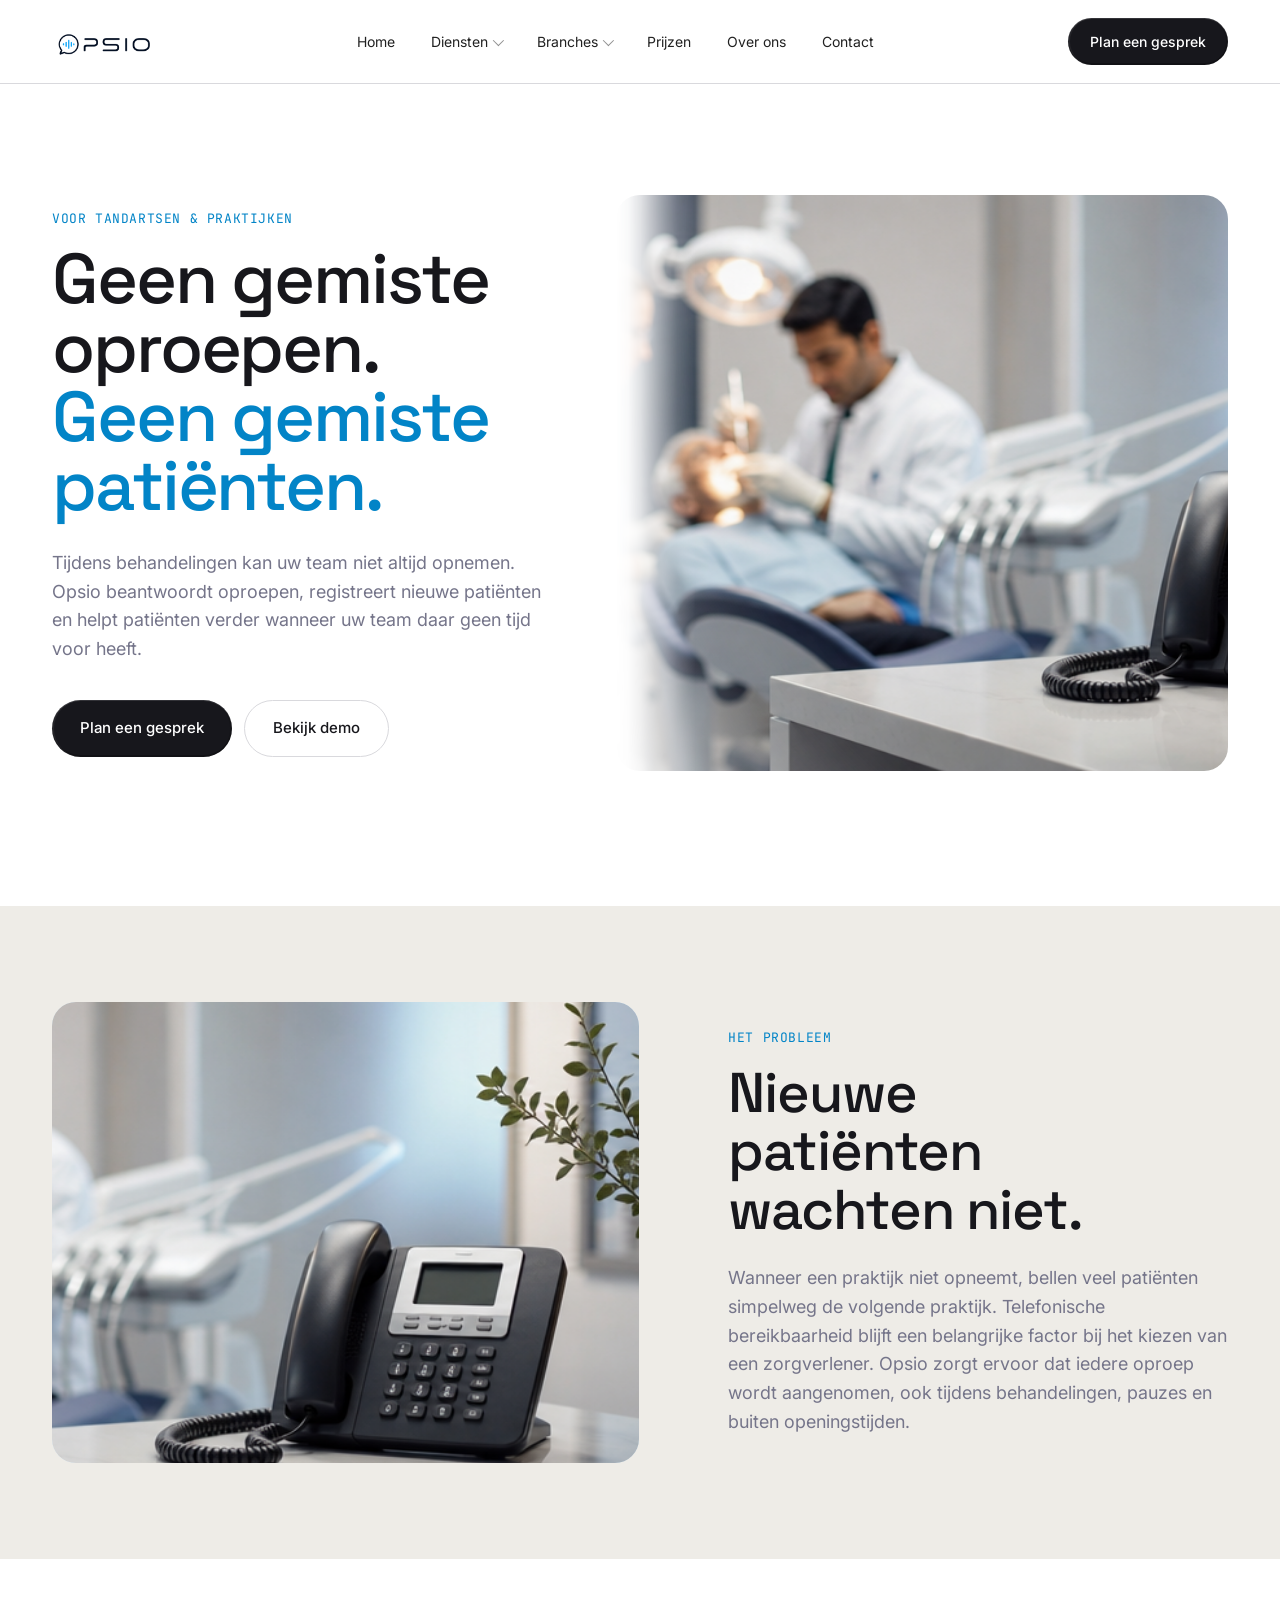
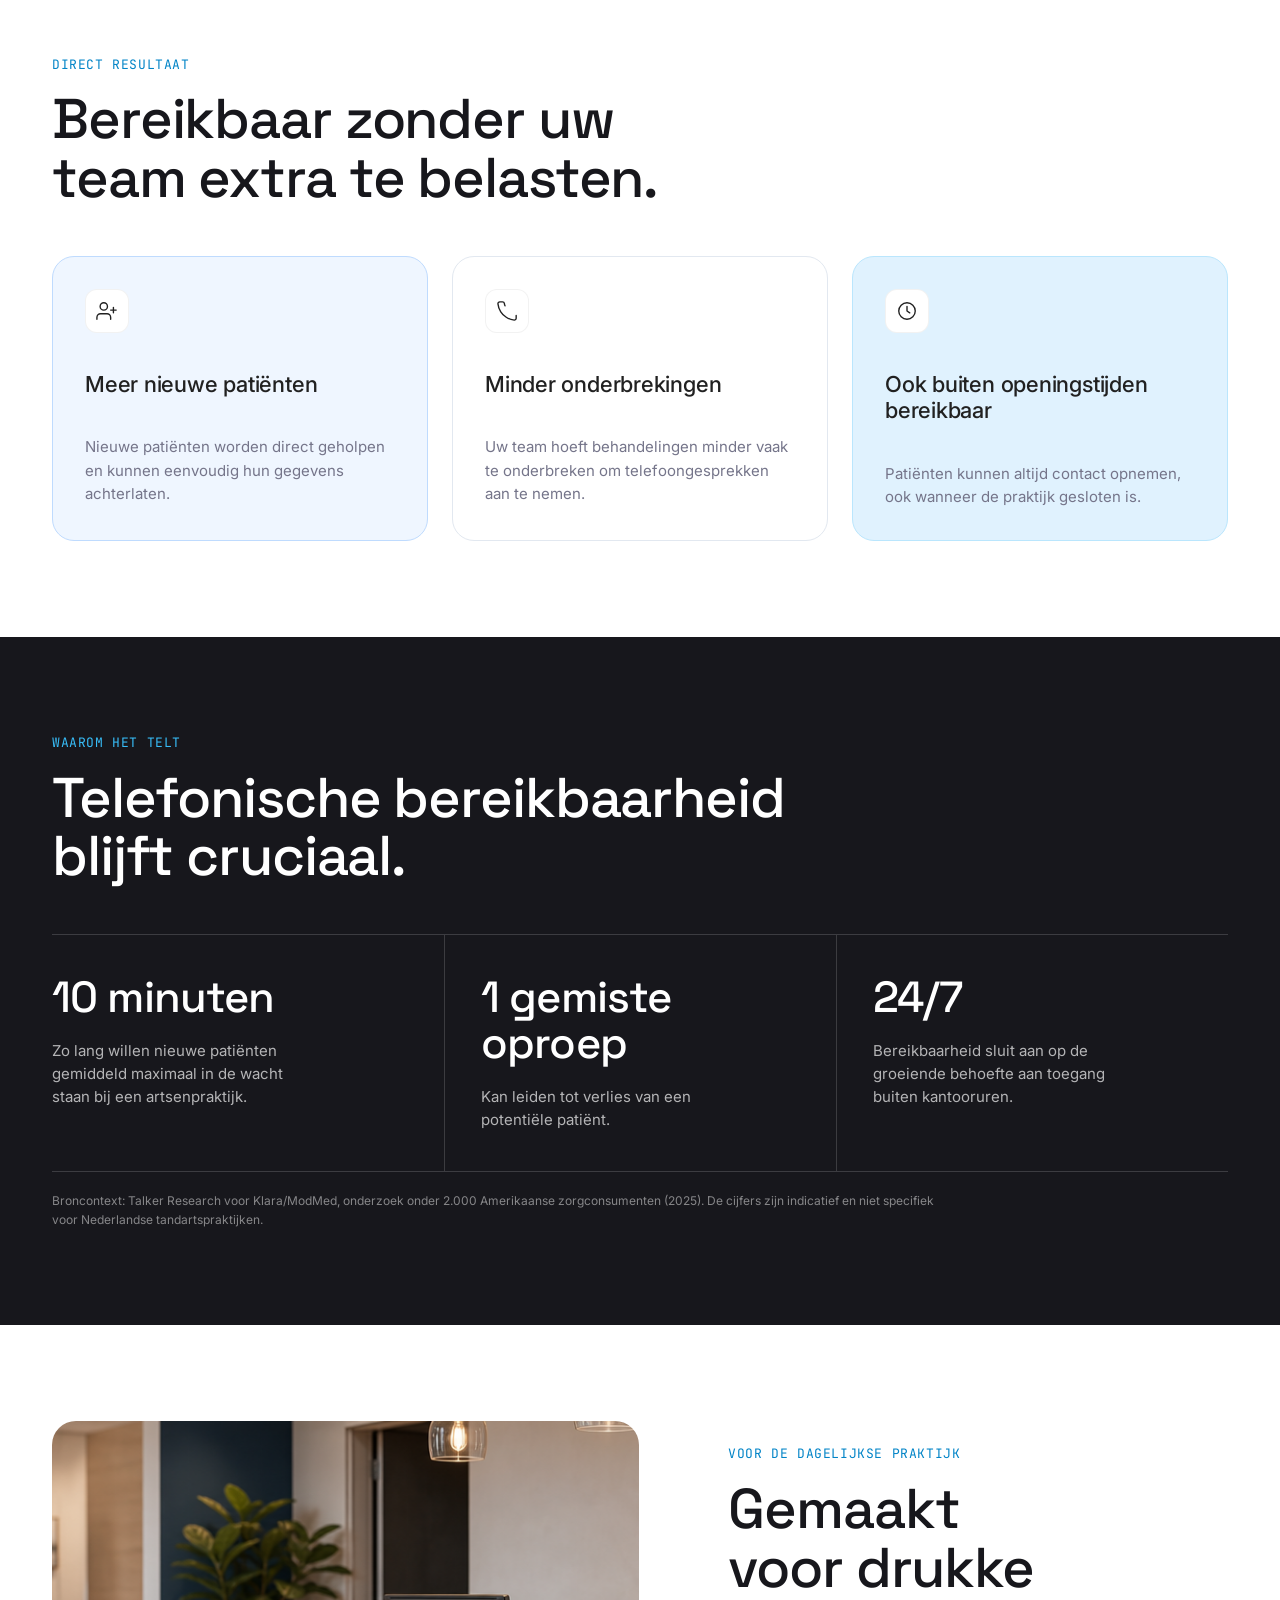
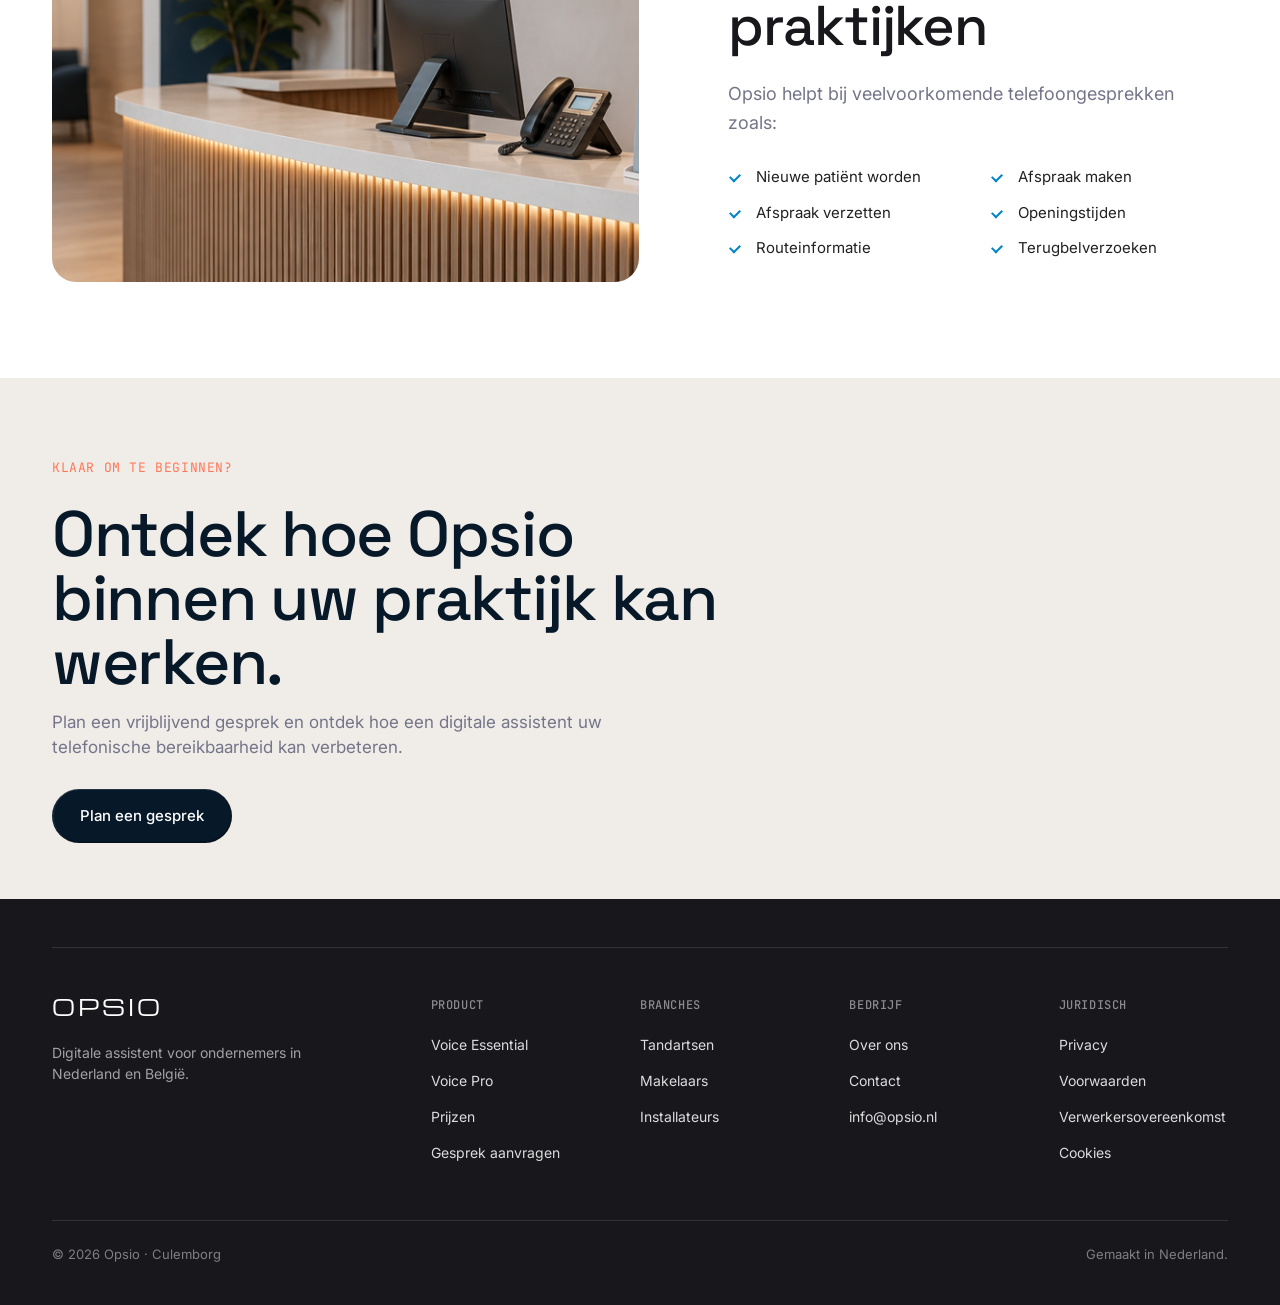
<file: tandartsen.html>
<!DOCTYPE html>
<html lang="nl">
<head>
<script type="text/javascript" src="https://embeds.iubenda.com/widgets/6dcb9b32-bc2f-4510-ac9d-03ba5b0737de.js"></script>
<meta charset="UTF-8" />
<meta name="viewport" content="width=device-width, initial-scale=1.0" />
<title>AI receptionist voor tandartsen - Opsio | Altijd bereikbaar</title>
<meta name="description" content="Opsio beantwoordt oproepen, registreert nieuwe patiënten en helpt patiënten verder wanneer uw tandartspraktijk daar geen tijd voor heeft." />
<meta name="keywords" content="AI receptionist tandarts, digitale assistent tandartspraktijk, telefoonassistent tandarts, voice AI tandartsen, gemiste oproepen tandarts" />
<meta property="og:title" content="AI receptionist voor tandartsen - Opsio" />
<meta property="og:description" content="Geen gemiste oproepen. Geen gemiste patiënten. Ontdek de digitale assistent voor drukke tandartspraktijken." />
<meta property="og:type" content="website" />
<link rel="canonical" href="https://opsio.nl/tandartsen.html" />
<link rel="stylesheet" href="assets/site.css" />
<link rel="icon" href="assets/opsio_mark.svg" />
</head>
<body class="dentist-page">

<header class="nav-wrap">
  <nav class="nav">
    <a href="index.html" class="brand">
      <span class="brand-mark"></span>
      <span>Opsio</span>
    </a>
    <div class="nav-menu">
      <a href="index.html">Home</a>
      <div class="nav-dropdown">
        <button class="nav-dropdown-trigger">Diensten</button>
        <div class="nav-dropdown-menu">
          <a href="essential.html" class="nav-dropdown-item">Voice Essential</a>
          <a href="pro.html" class="nav-dropdown-item">Voice Pro</a>
          <a href="premium.html" class="nav-dropdown-item">Voice Premium</a>
        </div>
      </div>
      <div class="nav-dropdown">
        <button class="nav-dropdown-trigger">Branches</button>
        <div class="nav-dropdown-menu">
          <a href="tandartsen.html" class="nav-dropdown-item">Tandartsen &amp; praktijken</a>
          <a href="makelaars.html" class="nav-dropdown-item">Makelaars</a>
          <a href="installateurs.html" class="nav-dropdown-item">Installateurs &amp; vakbedrijven</a>
        </div>
      </div>
      <a href="prijzen.html">Prijzen</a>
      <a href="over-ons.html">Over ons</a>
      <a href="contact.html">Contact</a>
    </div>
    <div class="nav-cta">
      <a href="contact.html" class="btn btn-primary">Plan een gesprek</a>
      <button class="nav-toggle" data-nav-toggle aria-label="Menu"><span></span><span></span><span></span></button>
    </div>
  </nav>
</header>

<main>
  <section class="dentist-hero">
    <div class="container dentist-hero-grid">
      <div class="dentist-hero-copy">
        <div class="section-eyebrow">Voor tandartsen &amp; praktijken</div>
        <h1>Geen gemiste oproepen.<br><span>Geen gemiste patiënten.</span></h1>
        <p>Tijdens behandelingen kan uw team niet altijd opnemen. Opsio beantwoordt oproepen, registreert nieuwe patiënten en helpt patiënten verder wanneer uw team daar geen tijd voor heeft.</p>
        <div class="dentist-actions">
          <a href="contact.html" class="btn btn-primary btn-lg">Plan een gesprek</a>
          <a href="index.html#hero-vid" class="btn btn-light btn-lg">Bekijk demo</a>
        </div>
      </div>
      <figure class="dentist-image dentist-hero-image industry-hero-image-fade">
        <img src="assets/dentist-hero.png" alt="Tandarts en assistent behandelen een patiënt terwijl de telefoon bij de receptie staat" width="2880" height="960" fetchpriority="high" />
      </figure>
    </div>
  </section>

  <section class="section dentist-problem">
    <div class="container dentist-split">
      <figure class="dentist-image dentist-problem-image">
        <img src="assets/dentist-hero.png" alt="" width="2880" height="960" loading="lazy" />
      </figure>
      <div class="dentist-copy">
        <div class="section-eyebrow">Het probleem</div>
        <h2 class="section-title">Nieuwe patiënten wachten niet.</h2>
        <p>Wanneer een praktijk niet opneemt, bellen veel patiënten simpelweg de volgende praktijk. Telefonische bereikbaarheid blijft een belangrijke factor bij het kiezen van een zorgverlener. Opsio zorgt ervoor dat iedere oproep wordt aangenomen, ook tijdens behandelingen, pauzes en buiten openingstijden.</p>
      </div>
    </div>
  </section>

  <section class="section dentist-benefits">
    <div class="container">
      <div class="dentist-section-heading">
        <div class="section-eyebrow">Direct resultaat</div>
        <h2 class="section-title">Bereikbaar zonder uw team extra te belasten.</h2>
      </div>
      <div class="features dentist-benefit-grid">
        <article class="feature green">
          <div class="feature-icon" aria-hidden="true">
            <svg viewBox="0 0 24 24" stroke-linecap="round" stroke-linejoin="round"><path d="M16 21v-2a4 4 0 0 0-4-4H5a4 4 0 0 0-4 4v2"/><circle cx="8.5" cy="7" r="4"/><path d="M19 8v6M22 11h-6"/></svg>
          </div>
          <h3 class="feature-title">Meer nieuwe patiënten</h3>
          <p class="feature-body">Nieuwe patiënten worden direct geholpen en kunnen eenvoudig hun gegevens achterlaten.</p>
        </article>
        <article class="feature">
          <div class="feature-icon" aria-hidden="true">
            <svg viewBox="0 0 24 24" stroke-linecap="round" stroke-linejoin="round"><path d="M22 16.92v3a2 2 0 0 1-2.18 2 19.79 19.79 0 0 1-8.63-3.07 19.5 19.5 0 0 1-6-6 19.79 19.79 0 0 1-3.07-8.67A2 2 0 0 1 4.11 2h3a2 2 0 0 1 2 1.72c.12.9.36 1.78.7 2.61"/></svg>
          </div>
          <h3 class="feature-title">Minder onderbrekingen</h3>
          <p class="feature-body">Uw team hoeft behandelingen minder vaak te onderbreken om telefoongesprekken aan te nemen.</p>
        </article>
        <article class="feature blue">
          <div class="feature-icon" aria-hidden="true">
            <svg viewBox="0 0 24 24" stroke-linecap="round" stroke-linejoin="round"><circle cx="12" cy="12" r="9"/><path d="M12 7v5l3 2"/></svg>
          </div>
          <h3 class="feature-title">Ook buiten openingstijden bereikbaar</h3>
          <p class="feature-body">Patiënten kunnen altijd contact opnemen, ook wanneer de praktijk gesloten is.</p>
        </article>
      </div>
    </div>
  </section>

  <section class="section dentist-stats">
    <div class="container">
      <div class="dentist-section-heading">
        <div class="section-eyebrow">Waarom het telt</div>
        <h2 class="section-title">Telefonische bereikbaarheid blijft cruciaal.</h2>
      </div>
      <div class="dentist-stat-grid">
        <article class="dentist-stat">
          <strong>10 minuten</strong>
          <p>Zo lang willen nieuwe patiënten gemiddeld maximaal in de wacht staan bij een artsenpraktijk.</p>
        </article>
        <article class="dentist-stat">
          <strong>1 gemiste oproep</strong>
          <p>Kan leiden tot verlies van een potentiële patiënt.</p>
        </article>
        <article class="dentist-stat">
          <strong>24/7</strong>
          <p>Bereikbaarheid sluit aan op de groeiende behoefte aan toegang buiten kantooruren.</p>
        </article>
      </div>
      <p class="dentist-source">Broncontext: Talker Research voor Klara/ModMed, onderzoek onder 2.000 Amerikaanse zorgconsumenten (2025). De cijfers zijn indicatief en niet specifiek voor Nederlandse tandartspraktijken.</p>
    </div>
  </section>

  <section class="section dentist-practice">
    <div class="container dentist-split">
      <figure class="dentist-image dentist-practice-image">
        <img src="assets/dentist-practice.png" alt="Rustige, moderne receptie van een tandartspraktijk" width="2880" height="960" loading="lazy" />
      </figure>
      <div class="dentist-copy">
        <div class="section-eyebrow">Voor de dagelijkse praktijk</div>
        <h2 class="section-title">Gemaakt voor drukke praktijken</h2>
        <p>Opsio helpt bij veelvoorkomende telefoongesprekken zoals:</p>
        <ul class="dentist-list">
          <li>Nieuwe patiënt worden</li>
          <li>Afspraak maken</li>
          <li>Afspraak verzetten</li>
          <li>Openingstijden</li>
          <li>Routeinformatie</li>
          <li>Terugbelverzoeken</li>
        </ul>
      </div>
    </div>
  </section>
</main>

<section class="prefooter-cta dentist-final-cta">
  <div class="container">
    <div class="footer-eyebrow">Klaar om te beginnen?</div>
    <h2 class="footer-headline">Ontdek hoe Opsio binnen uw praktijk kan werken.</h2>
    <p>Plan een vrijblijvend gesprek en ontdek hoe een digitale assistent uw telefonische bereikbaarheid kan verbeteren.</p>
    <div class="footer-cta">
      <a href="contact.html" class="btn btn-primary btn-lg">Plan een gesprek</a>
    </div>
  </div>
</section>

<footer class="footer">
  <div class="container">
    <div class="footer-grid">
      <div class="footer-brand-block">
        <div class="footer-text-logo">OPSIO</div>
        <p>Digitale assistent voor ondernemers in Nederland en België.</p>
      </div>
      <div class="footer-col">
        <h4>Product</h4>
        <ul>
          <li><a href="essential.html">Voice Essential</a></li>
          <li><a href="pro.html">Voice Pro</a></li>
          <li><a href="prijzen.html">Prijzen</a></li>
          <li><a href="contact.html">Gesprek aanvragen</a></li>
        </ul>
      </div>
      <div class="footer-col">
        <h4>Branches</h4>
        <ul>
          <li><a href="tandartsen.html">Tandartsen</a></li>
          <li><a href="makelaars.html">Makelaars</a></li>
          <li><a href="installateurs.html">Installateurs</a></li>
        </ul>
      </div>
      <div class="footer-col">
        <h4>Bedrijf</h4>
        <ul>
          <li><a href="over-ons.html">Over ons</a></li>
          <li><a href="contact.html">Contact</a></li>
          <li><a href="mailto:info@opsio.nl">info@opsio.nl</a></li>
        </ul>
      </div>
      <div class="footer-col">
        <h4>Juridisch</h4>
        <ul>
          <li><a href="privacy.html">Privacy</a></li>
          <li><a href="voorwaarden.html">Voorwaarden</a></li>
          <li><a href="verwerkersovereenkomst.html">Verwerkersovereenkomst</a></li>
          <li><a href="#cookie-preferences" data-iubenda-preferences>Cookies</a></li>
        </ul>
      </div>
    </div>
    <div class="footer-bottom">
      <span>&copy; 2026 Opsio &middot; Culemborg</span>
      <span>Gemaakt in Nederland.</span>
    </div>
  </div>
</footer>

<script src="assets/site.js"></script>
</body>
</html>
</file>
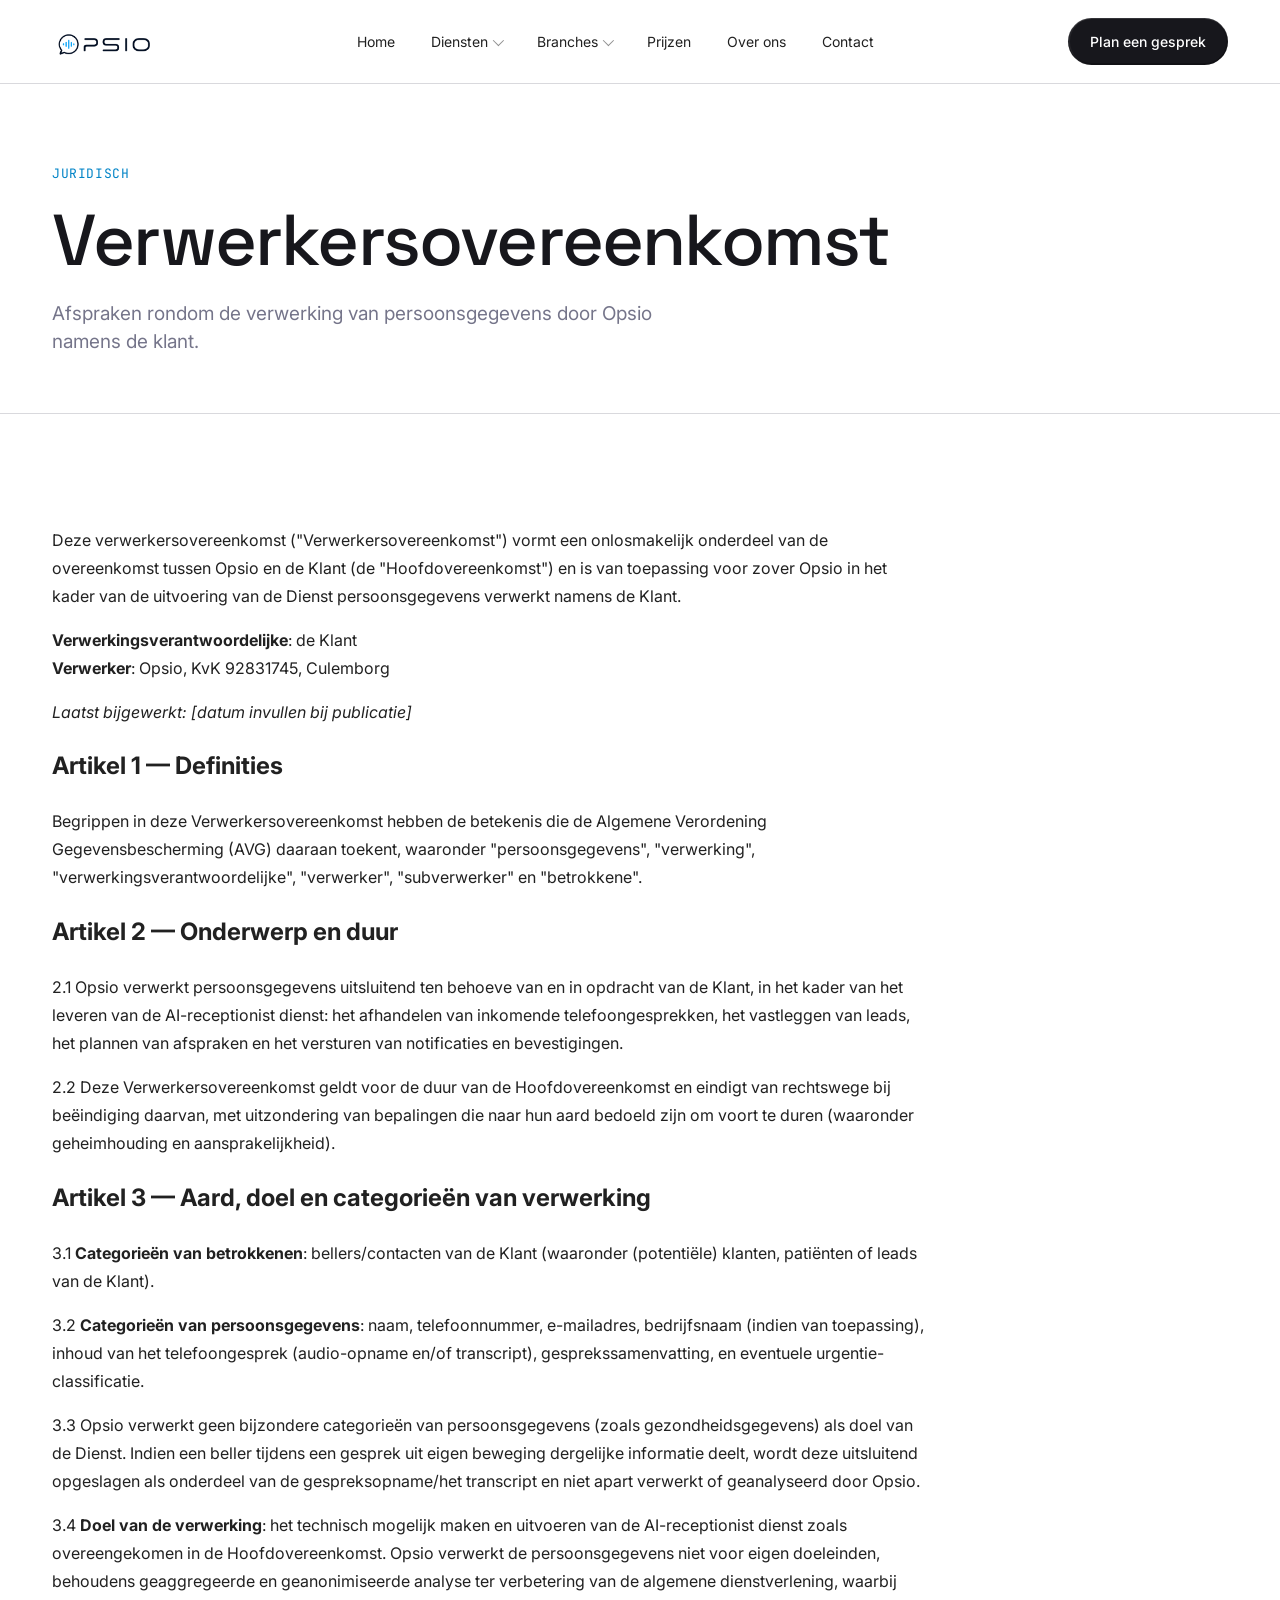
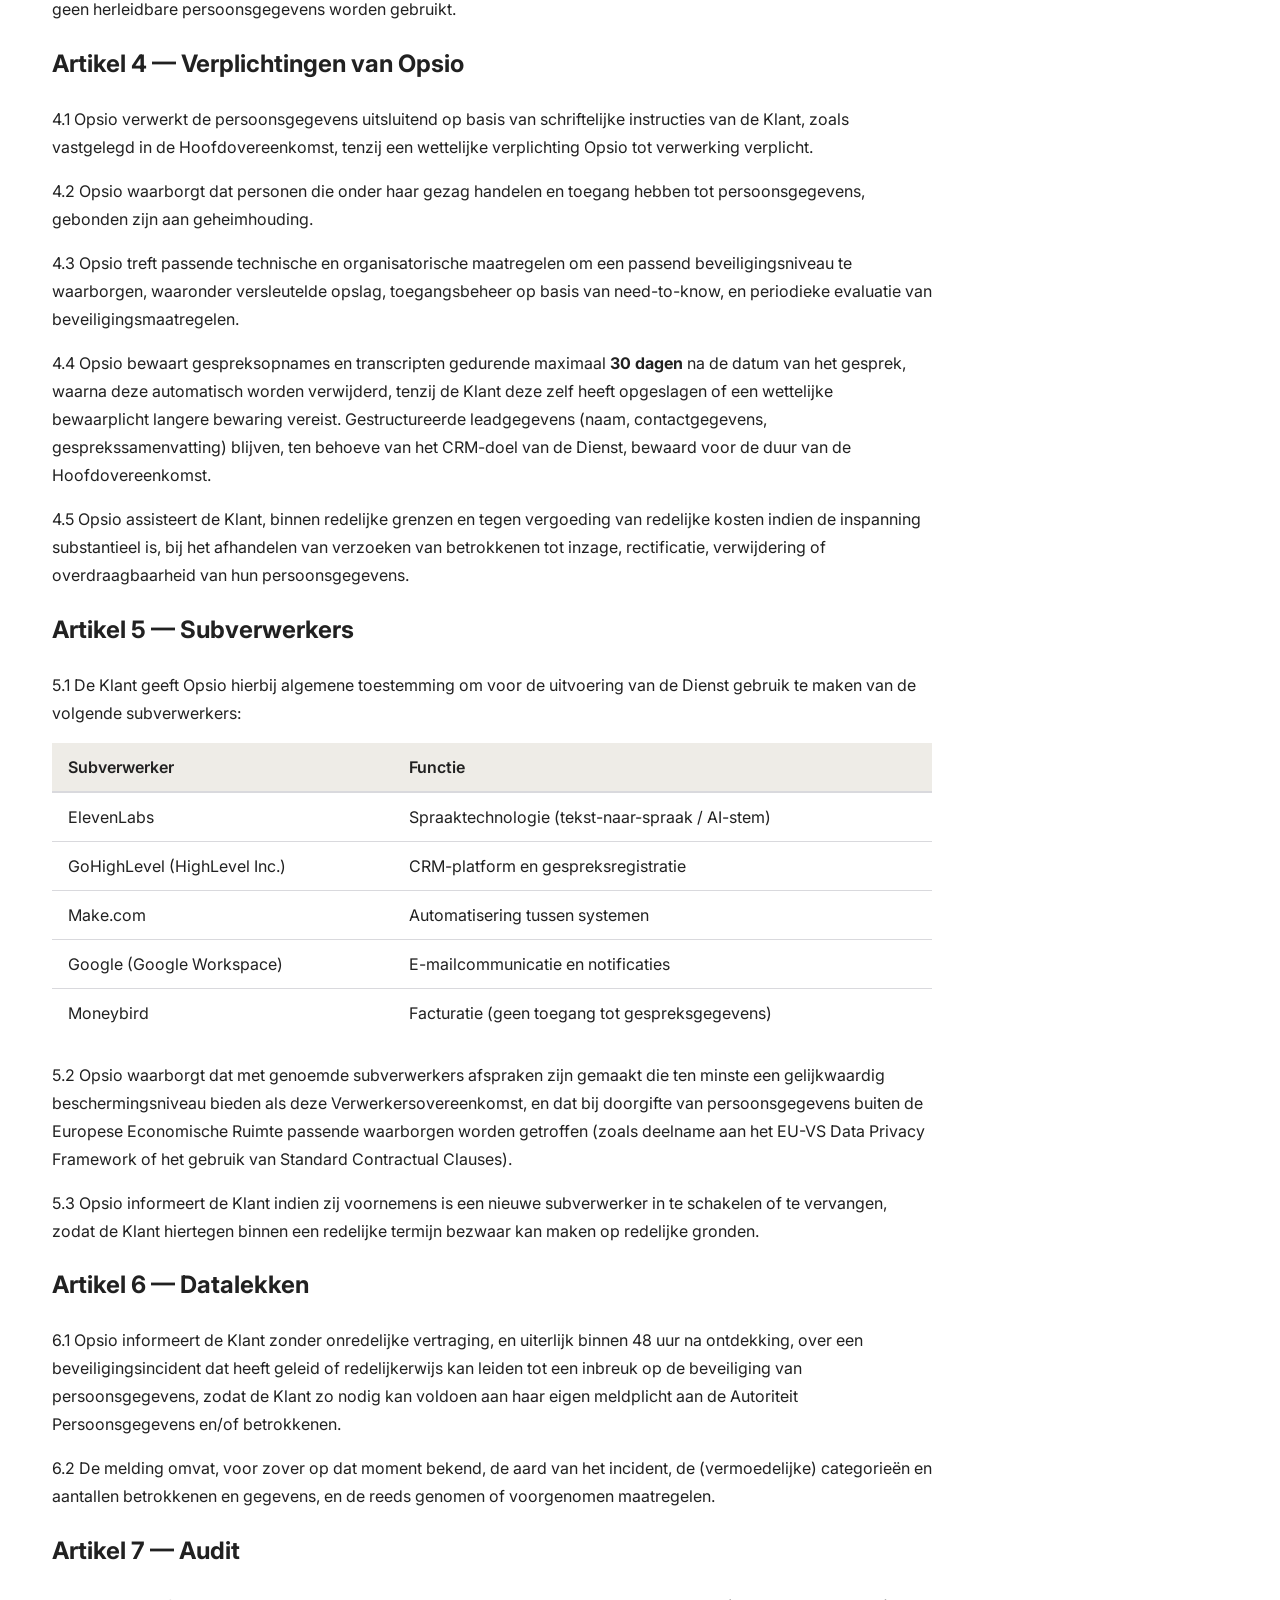
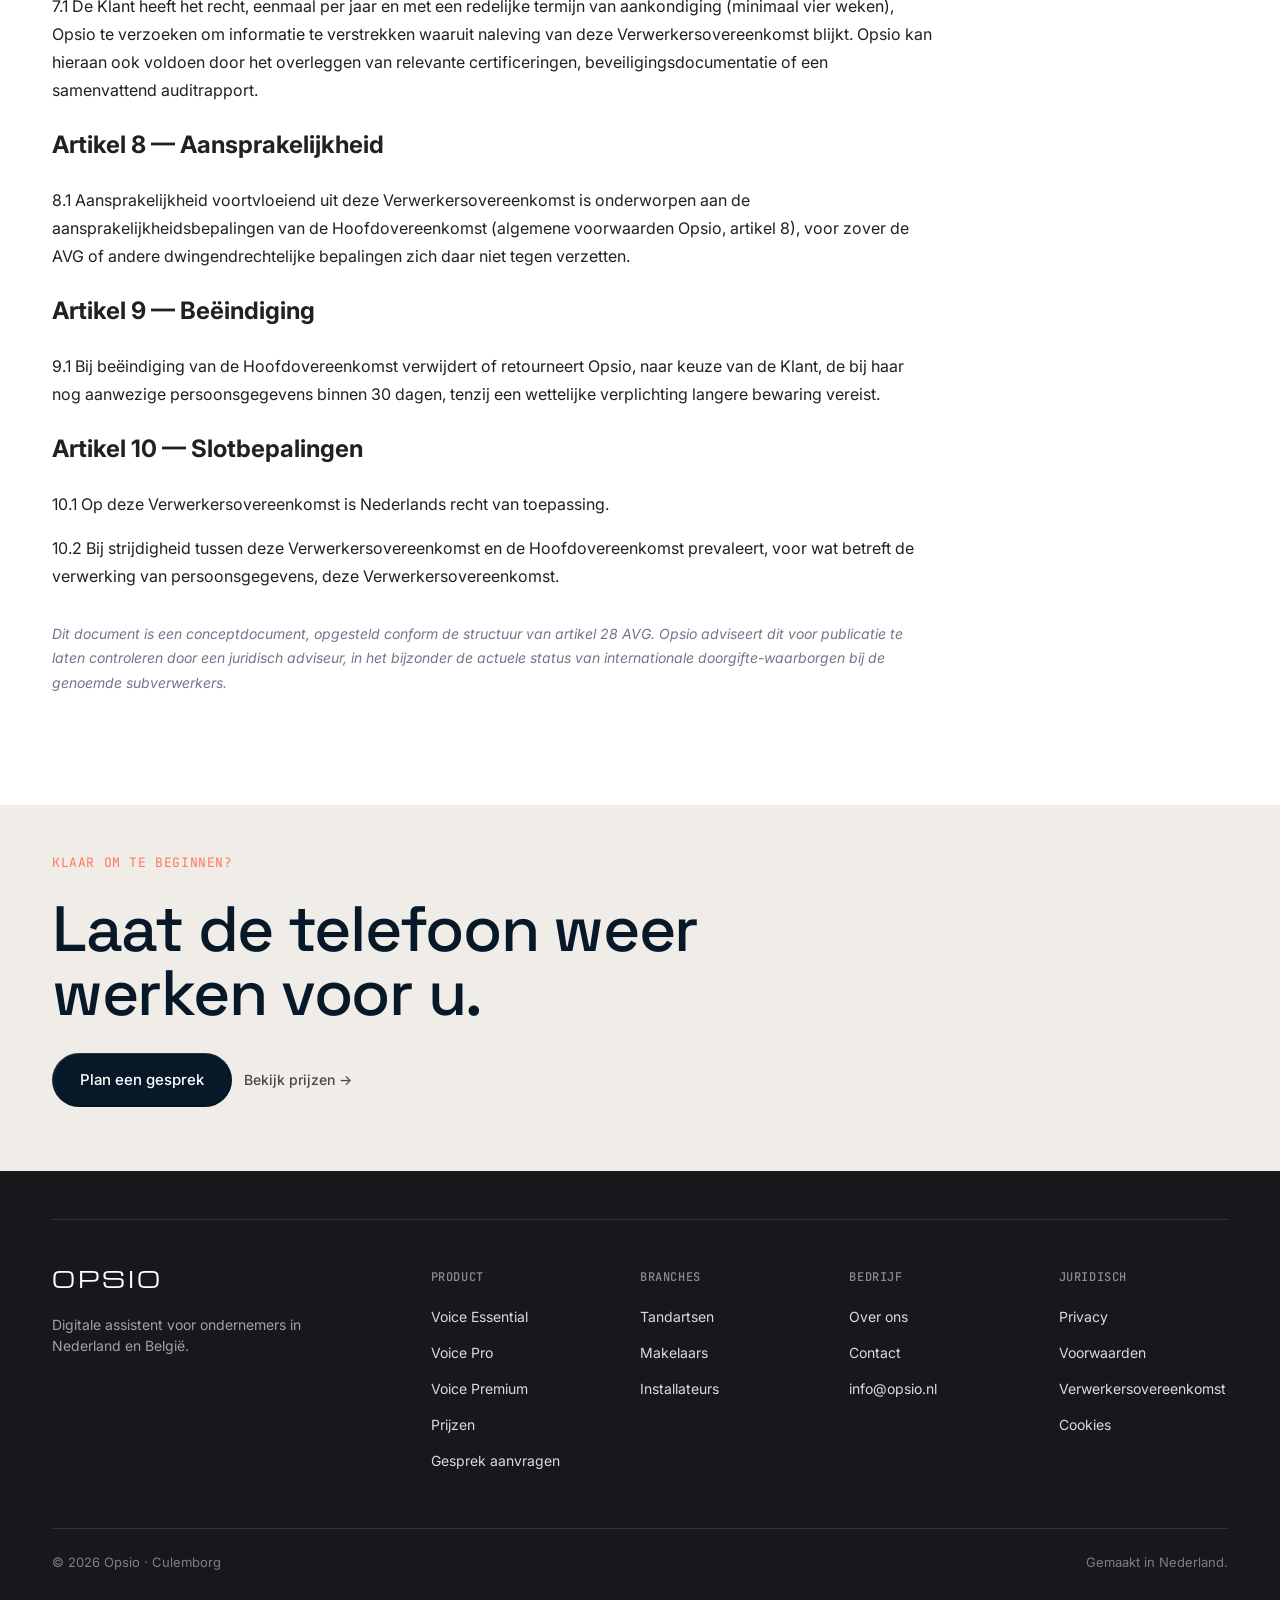
<file: verwerkersovereenkomst.html>
<!DOCTYPE html>
<html lang="nl">
<head>
<script type="text/javascript" src="https://embeds.iubenda.com/widgets/6dcb9b32-bc2f-4510-ac9d-03ba5b0737de.js"></script>
<meta charset="UTF-8" />
<meta name="viewport" content="width=device-width, initial-scale=1.0" />
<title>Verwerkersovereenkomst — Opsio</title>
<meta name="description" content="Verwerkersovereenkomst van Opsio — afspraken rondom de verwerking van persoonsgegevens door Opsio namens de klant." />
<link rel="stylesheet" href="assets/site.css" />
<link rel="icon" href="assets/opsio_mark.svg" />
</head>
<body>

<header class="nav-wrap">
  <nav class="nav">
    <a href="index.html" class="brand"><span class="brand-mark"></span><span>Opsio</span></a>
    <div class="nav-menu">
      <a href="index.html">Home</a>
      <div class="nav-dropdown">
        <button class="nav-dropdown-trigger">Diensten</button>
        <div class="nav-dropdown-menu">
          <a href="essential.html" class="nav-dropdown-item">Voice Essential</a>
          <a href="pro.html" class="nav-dropdown-item">Voice Pro</a>
          <a href="premium.html" class="nav-dropdown-item">Voice Premium</a>
        </div>
      </div>
      <div class="nav-dropdown">
        <button class="nav-dropdown-trigger">Branches</button>
        <div class="nav-dropdown-menu">
          <a href="tandartsen.html" class="nav-dropdown-item">Tandartsen &amp; praktijken</a>
          <a href="makelaars.html" class="nav-dropdown-item">Makelaars</a>
          <a href="installateurs.html" class="nav-dropdown-item">Installateurs &amp; vakbedrijven</a>
        </div>
      </div>
      <a href="prijzen.html">Prijzen</a>
      <a href="over-ons.html">Over ons</a>
      <a href="contact.html">Contact</a>
    </div>
    <div class="nav-cta">
      <a href="contact.html" class="btn btn-primary">Plan een gesprek</a>
      <button class="nav-toggle" data-nav-toggle aria-label="Menu"><span></span><span></span><span></span></button>
    </div>
  </nav>
</header>

<main>

<section class="subhero">
  <div class="container">
    <div class="eyebrow">Juridisch</div>
    <h1>Verwerkersovereenkomst</h1>
    <p>Afspraken rondom de verwerking van persoonsgegevens door Opsio namens de klant.</p>
  </div>
</section>

<section class="section">
  <div class="container">
    <div style="max-width: 880px; font-size: 16px; line-height: 1.75; color: var(--opsio-ink);">

<p>Deze verwerkersovereenkomst ("Verwerkersovereenkomst") vormt een onlosmakelijk onderdeel van de overeenkomst tussen Opsio en de Klant (de "Hoofdovereenkomst") en is van toepassing voor zover Opsio in het kader van de uitvoering van de Dienst persoonsgegevens verwerkt namens de Klant.</p>

<p><strong>Verwerkingsverantwoordelijke</strong>: de Klant<br>
<strong>Verwerker</strong>: Opsio, KvK 92831745, Culemborg</p>

<p><em>Laatst bijgewerkt: [datum invullen bij publicatie]</em></p>

<h2>Artikel 1 — Definities</h2>

<p>Begrippen in deze Verwerkersovereenkomst hebben de betekenis die de Algemene Verordening Gegevensbescherming (AVG) daaraan toekent, waaronder "persoonsgegevens", "verwerking", "verwerkingsverantwoordelijke", "verwerker", "subverwerker" en "betrokkene".</p>

<h2>Artikel 2 — Onderwerp en duur</h2>

<p>2.1 Opsio verwerkt persoonsgegevens uitsluitend ten behoeve van en in opdracht van de Klant, in het kader van het leveren van de AI-receptionist dienst: het afhandelen van inkomende telefoongesprekken, het vastleggen van leads, het plannen van afspraken en het versturen van notificaties en bevestigingen.</p>

<p>2.2 Deze Verwerkersovereenkomst geldt voor de duur van de Hoofdovereenkomst en eindigt van rechtswege bij beëindiging daarvan, met uitzondering van bepalingen die naar hun aard bedoeld zijn om voort te duren (waaronder geheimhouding en aansprakelijkheid).</p>

<h2>Artikel 3 — Aard, doel en categorieën van verwerking</h2>

<p>3.1 <strong>Categorieën van betrokkenen</strong>: bellers/contacten van de Klant (waaronder (potentiële) klanten, patiënten of leads van de Klant).</p>

<p>3.2 <strong>Categorieën van persoonsgegevens</strong>: naam, telefoonnummer, e-mailadres, bedrijfsnaam (indien van toepassing), inhoud van het telefoongesprek (audio-opname en/of transcript), gesprekssamenvatting, en eventuele urgentie-classificatie.</p>

<p>3.3 Opsio verwerkt geen bijzondere categorieën van persoonsgegevens (zoals gezondheidsgegevens) als doel van de Dienst. Indien een beller tijdens een gesprek uit eigen beweging dergelijke informatie deelt, wordt deze uitsluitend opgeslagen als onderdeel van de gespreksopname/het transcript en niet apart verwerkt of geanalyseerd door Opsio.</p>

<p>3.4 <strong>Doel van de verwerking</strong>: het technisch mogelijk maken en uitvoeren van de AI-receptionist dienst zoals overeengekomen in de Hoofdovereenkomst. Opsio verwerkt de persoonsgegevens niet voor eigen doeleinden, behoudens geaggregeerde en geanonimiseerde analyse ter verbetering van de algemene dienstverlening, waarbij geen herleidbare persoonsgegevens worden gebruikt.</p>

<h2>Artikel 4 — Verplichtingen van Opsio</h2>

<p>4.1 Opsio verwerkt de persoonsgegevens uitsluitend op basis van schriftelijke instructies van de Klant, zoals vastgelegd in de Hoofdovereenkomst, tenzij een wettelijke verplichting Opsio tot verwerking verplicht.</p>

<p>4.2 Opsio waarborgt dat personen die onder haar gezag handelen en toegang hebben tot persoonsgegevens, gebonden zijn aan geheimhouding.</p>

<p>4.3 Opsio treft passende technische en organisatorische maatregelen om een passend beveiligingsniveau te waarborgen, waaronder versleutelde opslag, toegangsbeheer op basis van need-to-know, en periodieke evaluatie van beveiligingsmaatregelen.</p>

<p>4.4 Opsio bewaart gespreksopnames en transcripten gedurende maximaal <strong>30 dagen</strong> na de datum van het gesprek, waarna deze automatisch worden verwijderd, tenzij de Klant deze zelf heeft opgeslagen of een wettelijke bewaarplicht langere bewaring vereist. Gestructureerde leadgegevens (naam, contactgegevens, gesprekssamenvatting) blijven, ten behoeve van het CRM-doel van de Dienst, bewaard voor de duur van de Hoofdovereenkomst.</p>

<p>4.5 Opsio assisteert de Klant, binnen redelijke grenzen en tegen vergoeding van redelijke kosten indien de inspanning substantieel is, bij het afhandelen van verzoeken van betrokkenen tot inzage, rectificatie, verwijdering of overdraagbaarheid van hun persoonsgegevens.</p>

<h2>Artikel 5 — Subverwerkers</h2>

<p>5.1 De Klant geeft Opsio hierbij algemene toestemming om voor de uitvoering van de Dienst gebruik te maken van de volgende subverwerkers:</p>

<table style="width: 100%; border-collapse: collapse; margin: 16px 0 24px;">
  <thead>
    <tr>
      <th style="text-align: left; padding: 10px 16px; background: var(--opsio-stone); border-bottom: 2px solid var(--opsio-hairline); font-weight: 600;">Subverwerker</th>
      <th style="text-align: left; padding: 10px 16px; background: var(--opsio-stone); border-bottom: 2px solid var(--opsio-hairline); font-weight: 600;">Functie</th>
    </tr>
  </thead>
  <tbody>
    <tr>
      <td style="padding: 10px 16px; border-bottom: 1px solid var(--opsio-hairline);">ElevenLabs</td>
      <td style="padding: 10px 16px; border-bottom: 1px solid var(--opsio-hairline);">Spraaktechnologie (tekst-naar-spraak / AI-stem)</td>
    </tr>
    <tr>
      <td style="padding: 10px 16px; border-bottom: 1px solid var(--opsio-hairline);">GoHighLevel (HighLevel Inc.)</td>
      <td style="padding: 10px 16px; border-bottom: 1px solid var(--opsio-hairline);">CRM-platform en gespreksregistratie</td>
    </tr>
    <tr>
      <td style="padding: 10px 16px; border-bottom: 1px solid var(--opsio-hairline);">Make.com</td>
      <td style="padding: 10px 16px; border-bottom: 1px solid var(--opsio-hairline);">Automatisering tussen systemen</td>
    </tr>
    <tr>
      <td style="padding: 10px 16px; border-bottom: 1px solid var(--opsio-hairline);">Google (Google Workspace)</td>
      <td style="padding: 10px 16px; border-bottom: 1px solid var(--opsio-hairline);">E-mailcommunicatie en notificaties</td>
    </tr>
    <tr>
      <td style="padding: 10px 16px;">Moneybird</td>
      <td style="padding: 10px 16px;">Facturatie (geen toegang tot gespreksgegevens)</td>
    </tr>
  </tbody>
</table>

<p>5.2 Opsio waarborgt dat met genoemde subverwerkers afspraken zijn gemaakt die ten minste een gelijkwaardig beschermingsniveau bieden als deze Verwerkersovereenkomst, en dat bij doorgifte van persoonsgegevens buiten de Europese Economische Ruimte passende waarborgen worden getroffen (zoals deelname aan het EU-VS Data Privacy Framework of het gebruik van Standard Contractual Clauses).</p>

<p>5.3 Opsio informeert de Klant indien zij voornemens is een nieuwe subverwerker in te schakelen of te vervangen, zodat de Klant hiertegen binnen een redelijke termijn bezwaar kan maken op redelijke gronden.</p>

<h2>Artikel 6 — Datalekken</h2>

<p>6.1 Opsio informeert de Klant zonder onredelijke vertraging, en uiterlijk binnen 48 uur na ontdekking, over een beveiligingsincident dat heeft geleid of redelijkerwijs kan leiden tot een inbreuk op de beveiliging van persoonsgegevens, zodat de Klant zo nodig kan voldoen aan haar eigen meldplicht aan de Autoriteit Persoonsgegevens en/of betrokkenen.</p>

<p>6.2 De melding omvat, voor zover op dat moment bekend, de aard van het incident, de (vermoedelijke) categorieën en aantallen betrokkenen en gegevens, en de reeds genomen of voorgenomen maatregelen.</p>

<h2>Artikel 7 — Audit</h2>

<p>7.1 De Klant heeft het recht, eenmaal per jaar en met een redelijke termijn van aankondiging (minimaal vier weken), Opsio te verzoeken om informatie te verstrekken waaruit naleving van deze Verwerkersovereenkomst blijkt. Opsio kan hieraan ook voldoen door het overleggen van relevante certificeringen, beveiligingsdocumentatie of een samenvattend auditrapport.</p>

<h2>Artikel 8 — Aansprakelijkheid</h2>

<p>8.1 Aansprakelijkheid voortvloeiend uit deze Verwerkersovereenkomst is onderworpen aan de aansprakelijkheidsbepalingen van de Hoofdovereenkomst (algemene voorwaarden Opsio, artikel 8), voor zover de AVG of andere dwingendrechtelijke bepalingen zich daar niet tegen verzetten.</p>

<h2>Artikel 9 — Beëindiging</h2>

<p>9.1 Bij beëindiging van de Hoofdovereenkomst verwijdert of retourneert Opsio, naar keuze van de Klant, de bij haar nog aanwezige persoonsgegevens binnen 30 dagen, tenzij een wettelijke verplichting langere bewaring vereist.</p>

<h2>Artikel 10 — Slotbepalingen</h2>

<p>10.1 Op deze Verwerkersovereenkomst is Nederlands recht van toepassing.</p>

<p>10.2 Bij strijdigheid tussen deze Verwerkersovereenkomst en de Hoofdovereenkomst prevaleert, voor wat betreft de verwerking van persoonsgegevens, deze Verwerkersovereenkomst.</p>

<p style="margin-top: 32px; font-size: 14px; color: var(--opsio-slate); font-style: italic;">Dit document is een conceptdocument, opgesteld conform de structuur van artikel 28 AVG. Opsio adviseert dit voor publicatie te laten controleren door een juridisch adviseur, in het bijzonder de actuele status van internationale doorgifte-waarborgen bij de genoemde subverwerkers.</p>

    </div>
  </div>
</section>

</main>

<section class="prefooter-cta">
  <div class="container">
    <div class="footer-eyebrow">Klaar om te beginnen?</div>
    <h2 class="footer-headline">Laat de telefoon weer werken voor u.</h2>
    <div class="footer-cta">
      <a href="contact.html" class="btn btn-primary btn-lg">Plan een gesprek</a>
      <a href="prijzen.html" class="btn btn-ghost" style="color: rgba(0,0,0,0.7);">Bekijk prijzen &rarr;</a>
    </div>
  </div>
</section>

<footer class="footer">
  <div class="container">
    <div class="footer-grid">
      <div class="footer-brand-block">
        <div class="footer-text-logo">OPSIO</div>
        <p>Digitale assistent voor ondernemers in Nederland en België.</p>
      </div>
      <div class="footer-col">
        <h4>Product</h4>
        <ul>
          <li><a href="essential.html">Voice Essential</a></li>
          <li><a href="pro.html">Voice Pro</a></li>
          <li><a href="premium.html">Voice Premium</a></li>
          <li><a href="prijzen.html">Prijzen</a></li>
          <li><a href="contact.html">Gesprek aanvragen</a></li>
        </ul>
      </div>
      <div class="footer-col">
        <h4>Branches</h4>
        <ul>
          <li><a href="tandartsen.html">Tandartsen</a></li>
          <li><a href="makelaars.html">Makelaars</a></li>
          <li><a href="installateurs.html">Installateurs</a></li>
        </ul>
      </div>
      <div class="footer-col">
        <h4>Bedrijf</h4>
        <ul>
          <li><a href="over-ons.html">Over ons</a></li>
          <li><a href="contact.html">Contact</a></li>
          <li><a href="mailto:info@opsio.nl">info@opsio.nl</a></li>
        </ul>
      </div>
      <div class="footer-col">
        <h4>Juridisch</h4>
        <ul>
          <li><a href="privacy.html">Privacy</a></li>
          <li><a href="voorwaarden.html">Voorwaarden</a></li>
          <li><a href="verwerkersovereenkomst.html">Verwerkersovereenkomst</a></li>
          <li><a href="#cookie-preferences" data-iubenda-preferences>Cookies</a></li>
        </ul>
      </div>
    </div>
    <div class="footer-bottom">
      <span>&copy; 2026 Opsio &middot; Culemborg</span>
      <span>Gemaakt in Nederland.</span>
    </div>
  </div>
</footer>

<script src="assets/site.js"></script>
</body>
</html>
</file>
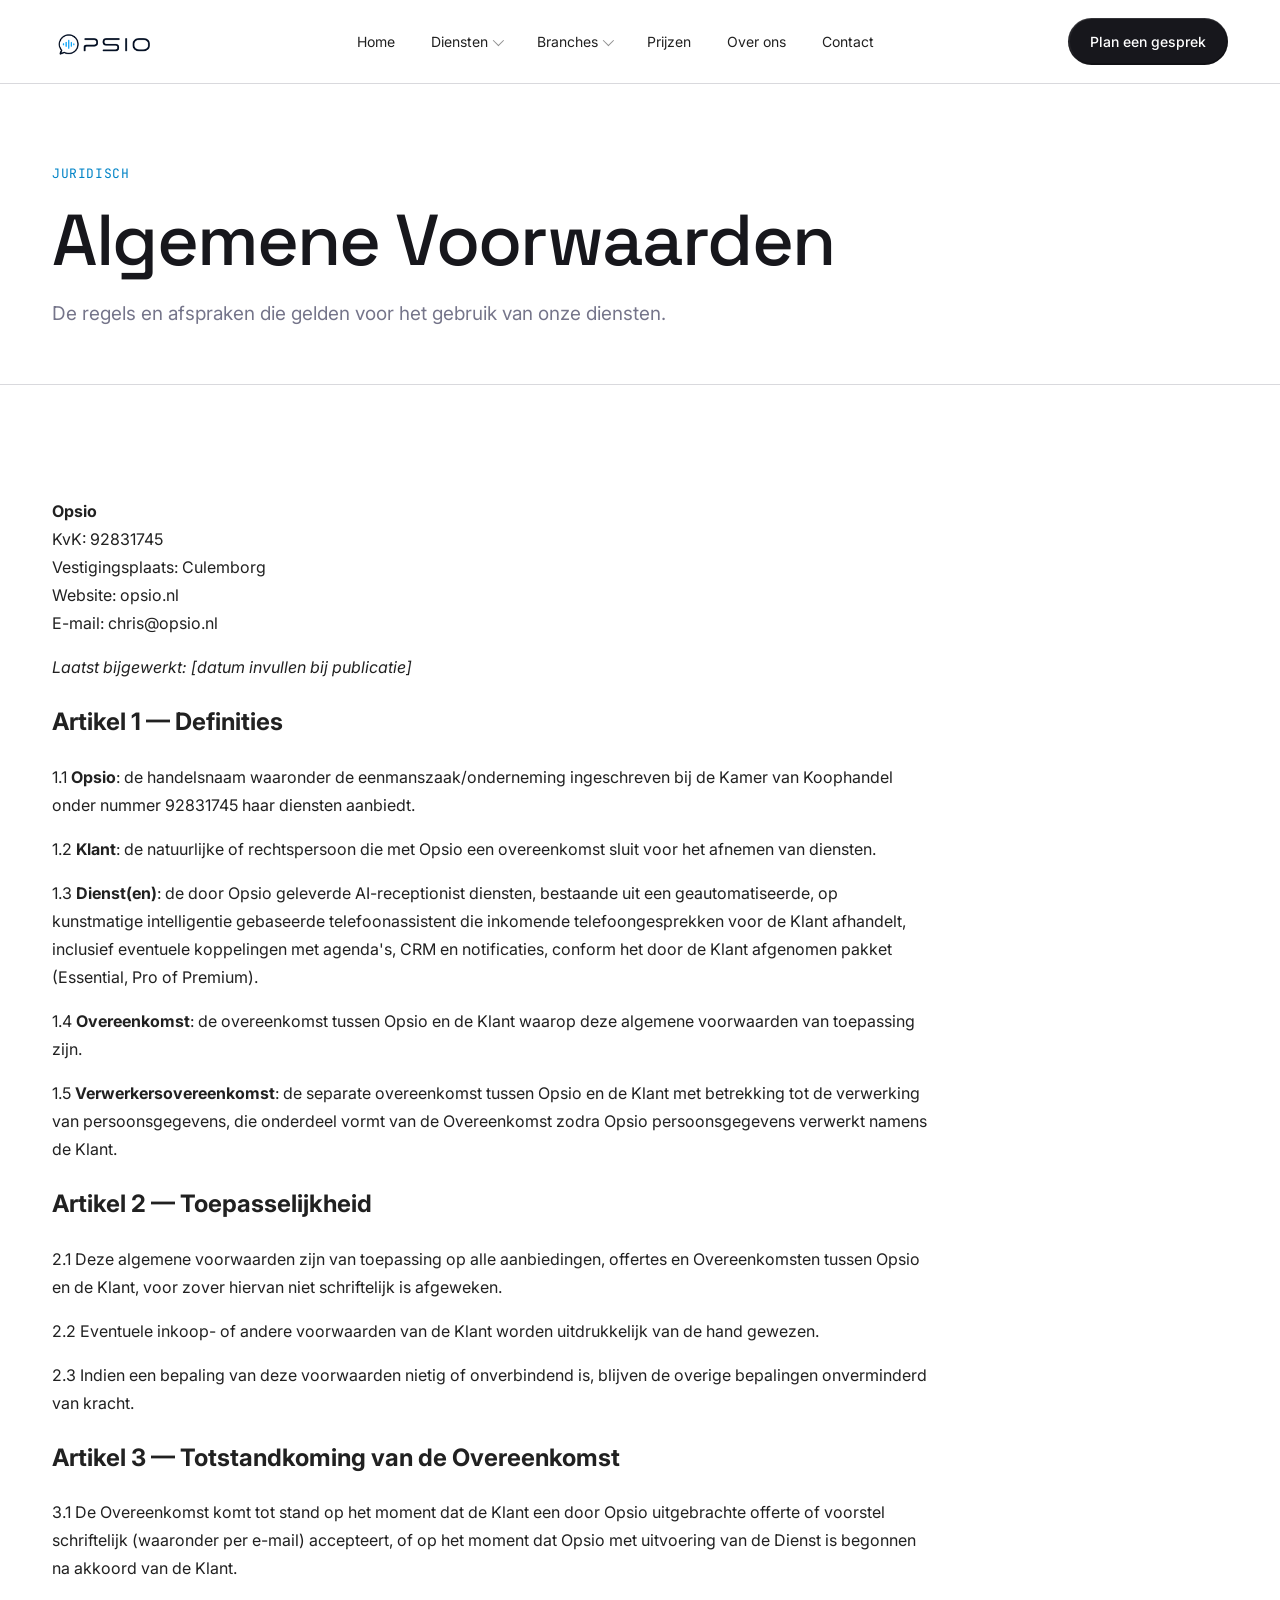
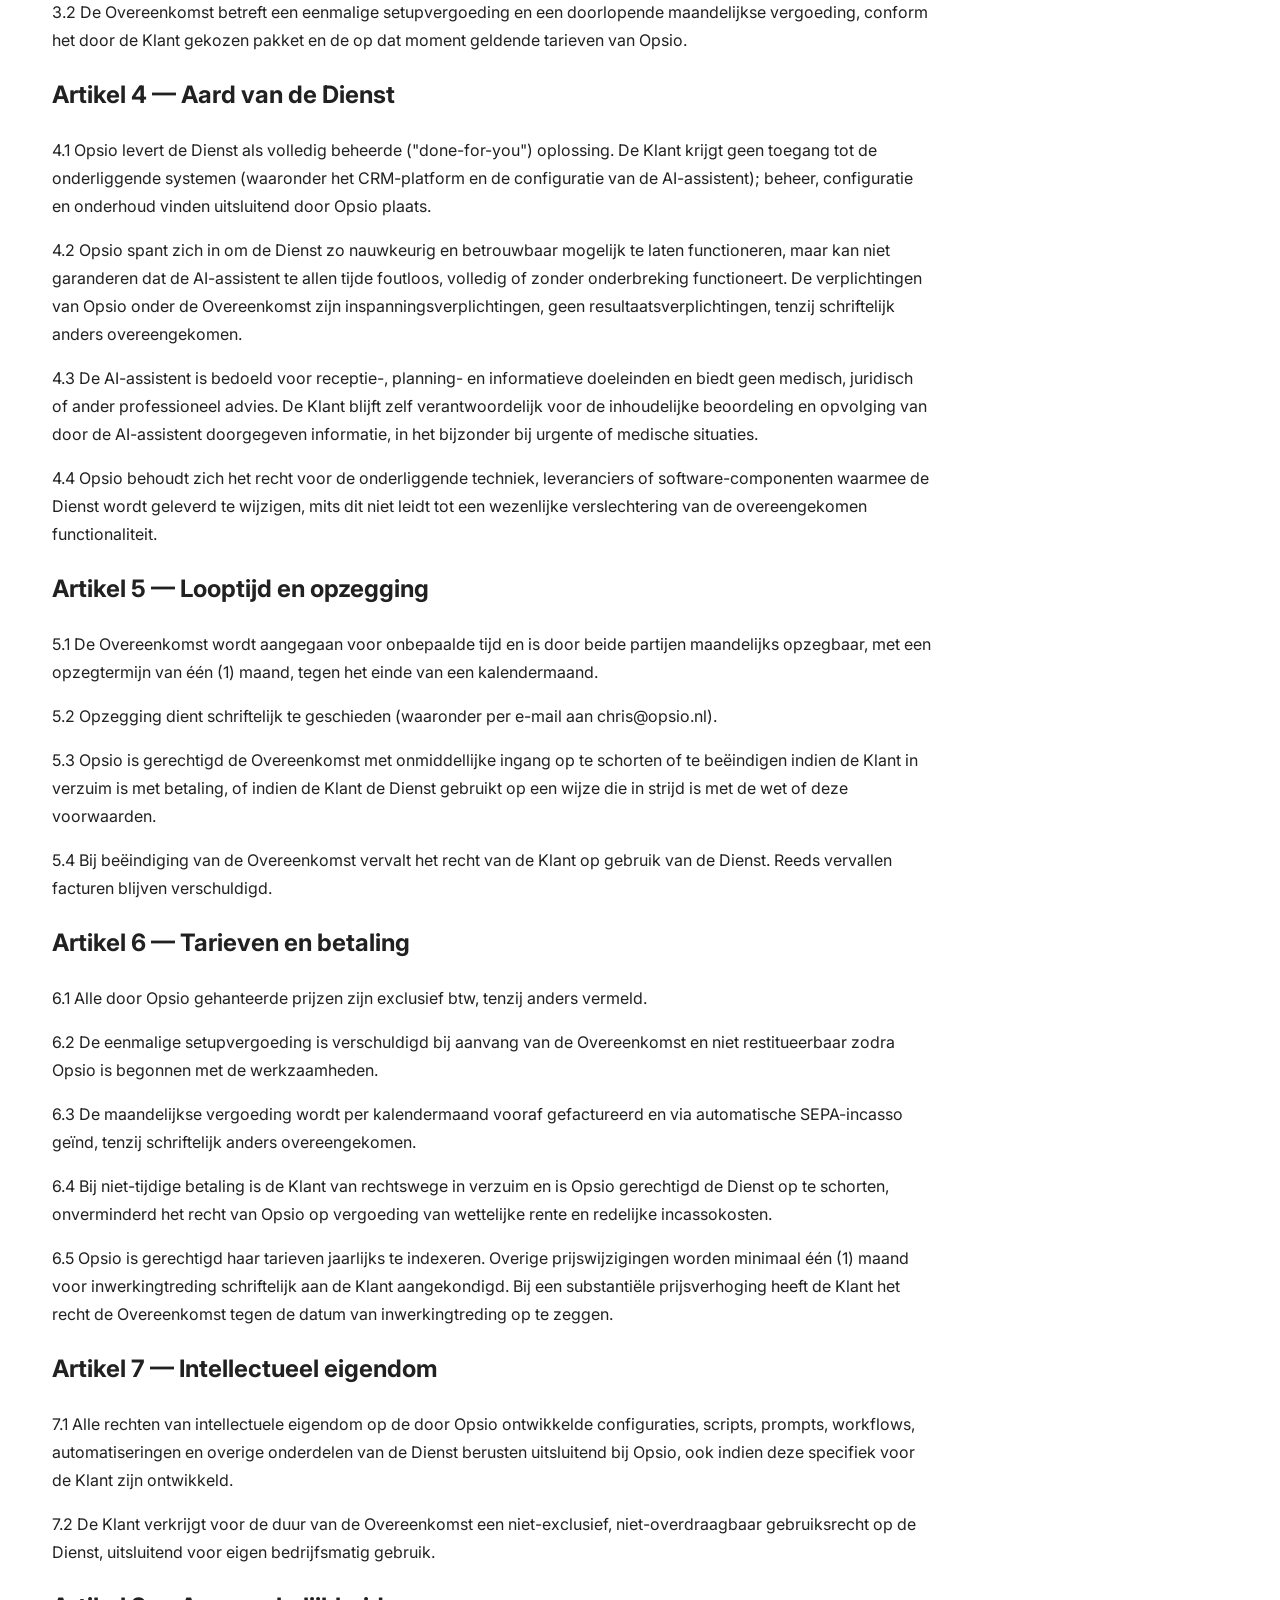
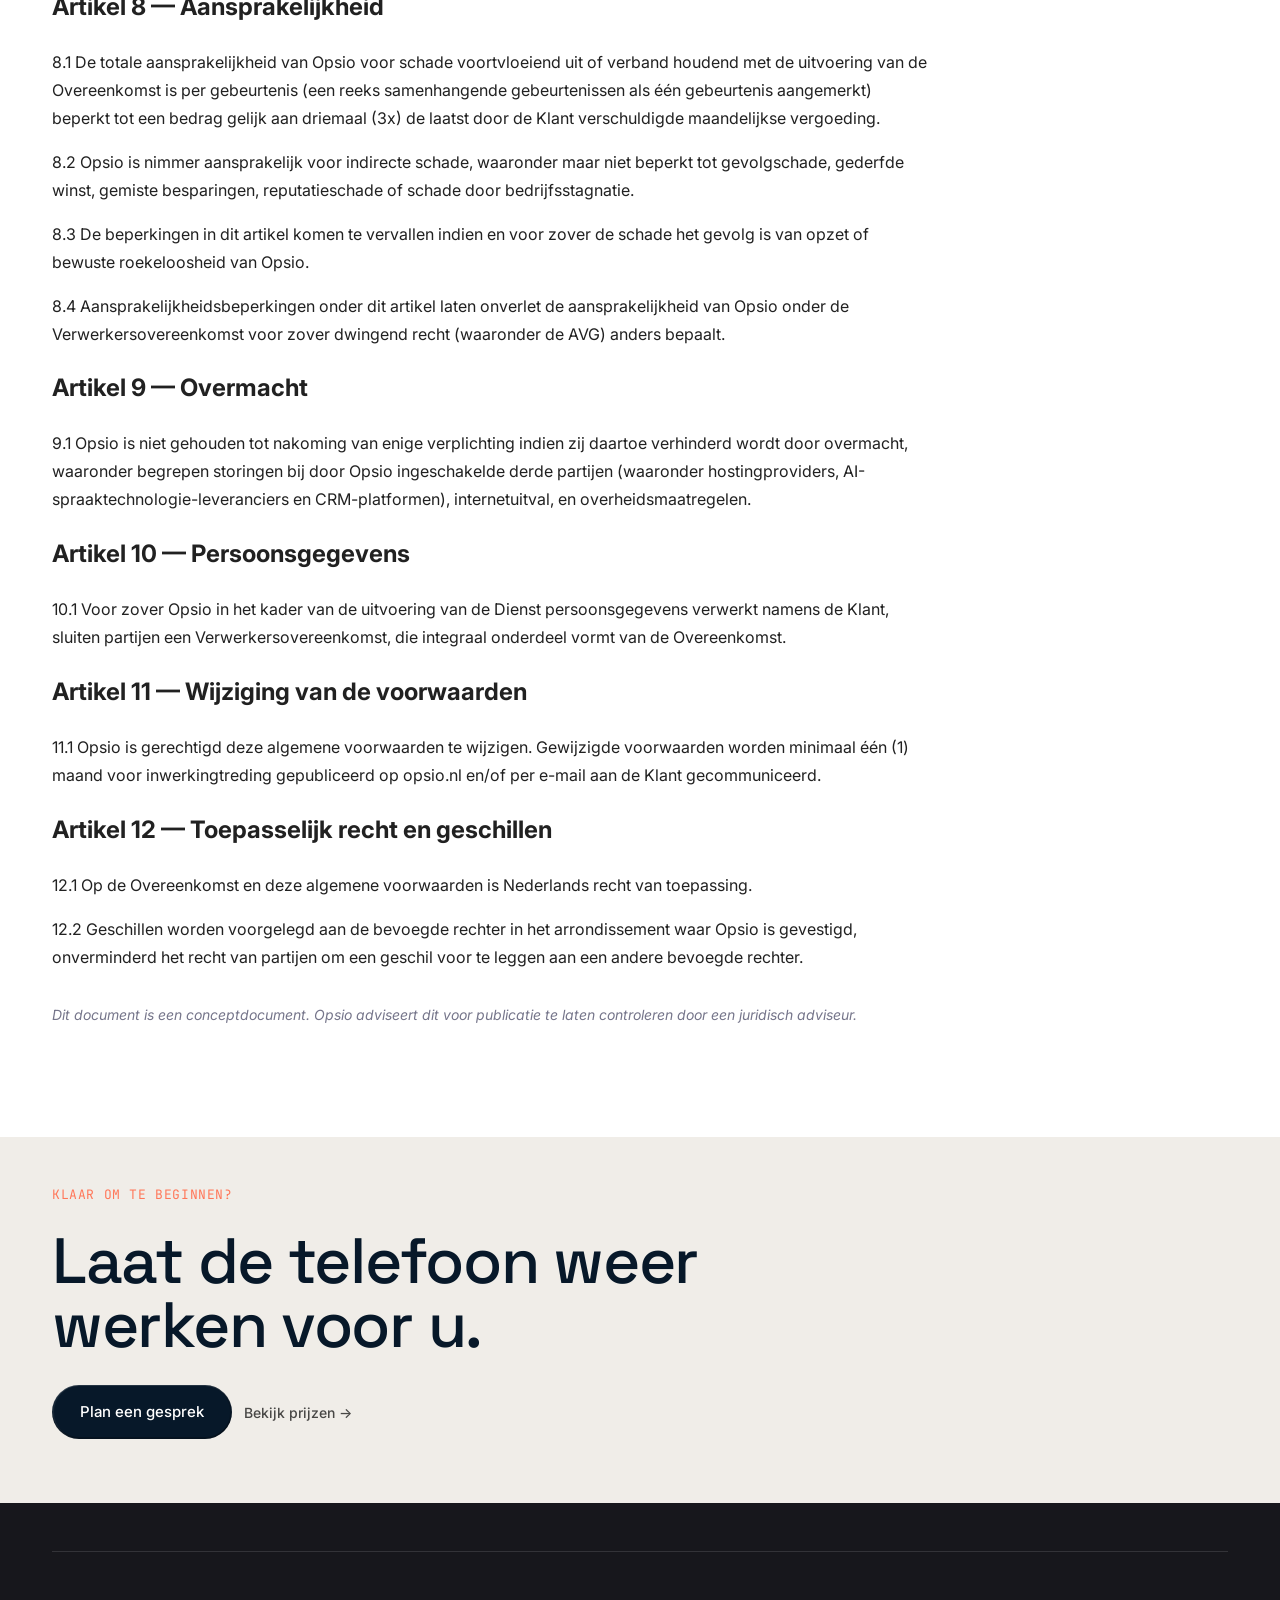
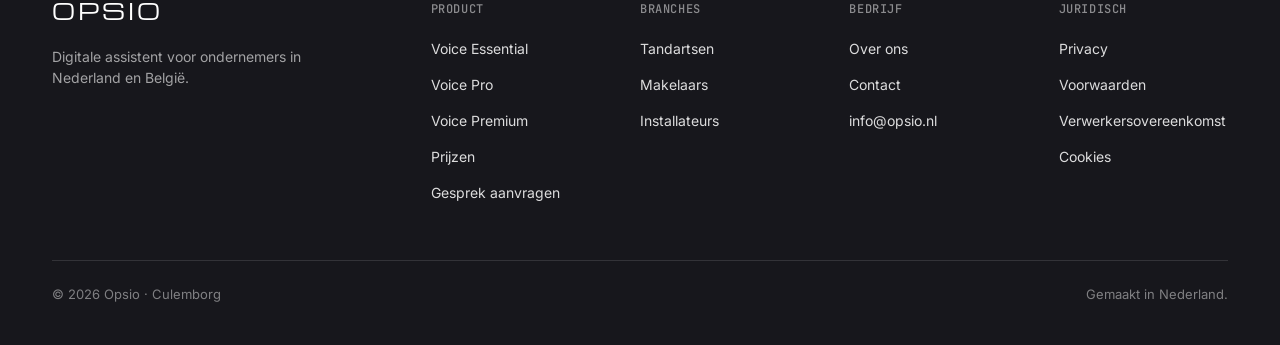
<file: voorwaarden.html>
<!DOCTYPE html>
<html lang="nl">
<head>
<script type="text/javascript" src="https://embeds.iubenda.com/widgets/6dcb9b32-bc2f-4510-ac9d-03ba5b0737de.js"></script>
<meta charset="UTF-8" />
<meta name="viewport" content="width=device-width, initial-scale=1.0" />
<title>Algemene Voorwaarden — Opsio</title>
<meta name="description" content="Algemene voorwaarden van Opsio — de regels en afspraken die gelden voor het gebruik van onze diensten." />
<link rel="stylesheet" href="assets/site.css" />
<link rel="icon" href="assets/opsio_mark.svg" />
</head>
<body>

<header class="nav-wrap">
  <nav class="nav">
    <a href="index.html" class="brand"><span class="brand-mark"></span><span>Opsio</span></a>
    <div class="nav-menu">
      <a href="index.html">Home</a>
      <div class="nav-dropdown">
        <button class="nav-dropdown-trigger">Diensten</button>
        <div class="nav-dropdown-menu">
          <a href="essential.html" class="nav-dropdown-item">Voice Essential</a>
          <a href="pro.html" class="nav-dropdown-item">Voice Pro</a>
          <a href="premium.html" class="nav-dropdown-item">Voice Premium</a>
        </div>
      </div>
      <div class="nav-dropdown">
        <button class="nav-dropdown-trigger">Branches</button>
        <div class="nav-dropdown-menu">
          <a href="tandartsen.html" class="nav-dropdown-item">Tandartsen &amp; praktijken</a>
          <a href="makelaars.html" class="nav-dropdown-item">Makelaars</a>
          <a href="installateurs.html" class="nav-dropdown-item">Installateurs &amp; vakbedrijven</a>
        </div>
      </div>
      <a href="prijzen.html">Prijzen</a>
      <a href="over-ons.html">Over ons</a>
      <a href="contact.html">Contact</a>
    </div>
    <div class="nav-cta">
      <a href="contact.html" class="btn btn-primary">Plan een gesprek</a>
      <button class="nav-toggle" data-nav-toggle aria-label="Menu"><span></span><span></span><span></span></button>
    </div>
  </nav>
</header>

<main>

<section class="subhero">
  <div class="container">
    <div class="eyebrow">Juridisch</div>
    <h1>Algemene Voorwaarden</h1>
    <p>De regels en afspraken die gelden voor het gebruik van onze diensten.</p>
  </div>
</section>

<section class="section">
  <div class="container">
    <div style="max-width: 880px; font-size: 16px; line-height: 1.75; color: var(--opsio-ink);">

<p><strong>Opsio</strong><br>
KvK: 92831745<br>
Vestigingsplaats: Culemborg<br>
Website: opsio.nl<br>
E-mail: chris@opsio.nl</p>

<p><em>Laatst bijgewerkt: [datum invullen bij publicatie]</em></p>

<h2>Artikel 1 — Definities</h2>

<p>1.1 <strong>Opsio</strong>: de handelsnaam waaronder de eenmanszaak/onderneming ingeschreven bij de Kamer van Koophandel onder nummer 92831745 haar diensten aanbiedt.</p>

<p>1.2 <strong>Klant</strong>: de natuurlijke of rechtspersoon die met Opsio een overeenkomst sluit voor het afnemen van diensten.</p>

<p>1.3 <strong>Dienst(en)</strong>: de door Opsio geleverde AI-receptionist diensten, bestaande uit een geautomatiseerde, op kunstmatige intelligentie gebaseerde telefoonassistent die inkomende telefoongesprekken voor de Klant afhandelt, inclusief eventuele koppelingen met agenda's, CRM en notificaties, conform het door de Klant afgenomen pakket (Essential, Pro of Premium).</p>

<p>1.4 <strong>Overeenkomst</strong>: de overeenkomst tussen Opsio en de Klant waarop deze algemene voorwaarden van toepassing zijn.</p>

<p>1.5 <strong>Verwerkersovereenkomst</strong>: de separate overeenkomst tussen Opsio en de Klant met betrekking tot de verwerking van persoonsgegevens, die onderdeel vormt van de Overeenkomst zodra Opsio persoonsgegevens verwerkt namens de Klant.</p>

<h2>Artikel 2 — Toepasselijkheid</h2>

<p>2.1 Deze algemene voorwaarden zijn van toepassing op alle aanbiedingen, offertes en Overeenkomsten tussen Opsio en de Klant, voor zover hiervan niet schriftelijk is afgeweken.</p>

<p>2.2 Eventuele inkoop- of andere voorwaarden van de Klant worden uitdrukkelijk van de hand gewezen.</p>

<p>2.3 Indien een bepaling van deze voorwaarden nietig of onverbindend is, blijven de overige bepalingen onverminderd van kracht.</p>

<h2>Artikel 3 — Totstandkoming van de Overeenkomst</h2>

<p>3.1 De Overeenkomst komt tot stand op het moment dat de Klant een door Opsio uitgebrachte offerte of voorstel schriftelijk (waaronder per e-mail) accepteert, of op het moment dat Opsio met uitvoering van de Dienst is begonnen na akkoord van de Klant.</p>

<p>3.2 De Overeenkomst betreft een eenmalige setupvergoeding en een doorlopende maandelijkse vergoeding, conform het door de Klant gekozen pakket en de op dat moment geldende tarieven van Opsio.</p>

<h2>Artikel 4 — Aard van de Dienst</h2>

<p>4.1 Opsio levert de Dienst als volledig beheerde ("done-for-you") oplossing. De Klant krijgt geen toegang tot de onderliggende systemen (waaronder het CRM-platform en de configuratie van de AI-assistent); beheer, configuratie en onderhoud vinden uitsluitend door Opsio plaats.</p>

<p>4.2 Opsio spant zich in om de Dienst zo nauwkeurig en betrouwbaar mogelijk te laten functioneren, maar kan niet garanderen dat de AI-assistent te allen tijde foutloos, volledig of zonder onderbreking functioneert. De verplichtingen van Opsio onder de Overeenkomst zijn inspanningsverplichtingen, geen resultaatsverplichtingen, tenzij schriftelijk anders overeengekomen.</p>

<p>4.3 De AI-assistent is bedoeld voor receptie-, planning- en informatieve doeleinden en biedt geen medisch, juridisch of ander professioneel advies. De Klant blijft zelf verantwoordelijk voor de inhoudelijke beoordeling en opvolging van door de AI-assistent doorgegeven informatie, in het bijzonder bij urgente of medische situaties.</p>

<p>4.4 Opsio behoudt zich het recht voor de onderliggende techniek, leveranciers of software-componenten waarmee de Dienst wordt geleverd te wijzigen, mits dit niet leidt tot een wezenlijke verslechtering van de overeengekomen functionaliteit.</p>

<h2>Artikel 5 — Looptijd en opzegging</h2>

<p>5.1 De Overeenkomst wordt aangegaan voor onbepaalde tijd en is door beide partijen maandelijks opzegbaar, met een opzegtermijn van één (1) maand, tegen het einde van een kalendermaand.</p>

<p>5.2 Opzegging dient schriftelijk te geschieden (waaronder per e-mail aan chris@opsio.nl).</p>

<p>5.3 Opsio is gerechtigd de Overeenkomst met onmiddellijke ingang op te schorten of te beëindigen indien de Klant in verzuim is met betaling, of indien de Klant de Dienst gebruikt op een wijze die in strijd is met de wet of deze voorwaarden.</p>

<p>5.4 Bij beëindiging van de Overeenkomst vervalt het recht van de Klant op gebruik van de Dienst. Reeds vervallen facturen blijven verschuldigd.</p>

<h2>Artikel 6 — Tarieven en betaling</h2>

<p>6.1 Alle door Opsio gehanteerde prijzen zijn exclusief btw, tenzij anders vermeld.</p>

<p>6.2 De eenmalige setupvergoeding is verschuldigd bij aanvang van de Overeenkomst en niet restitueerbaar zodra Opsio is begonnen met de werkzaamheden.</p>

<p>6.3 De maandelijkse vergoeding wordt per kalendermaand vooraf gefactureerd en via automatische SEPA-incasso geïnd, tenzij schriftelijk anders overeengekomen.</p>

<p>6.4 Bij niet-tijdige betaling is de Klant van rechtswege in verzuim en is Opsio gerechtigd de Dienst op te schorten, onverminderd het recht van Opsio op vergoeding van wettelijke rente en redelijke incassokosten.</p>

<p>6.5 Opsio is gerechtigd haar tarieven jaarlijks te indexeren. Overige prijswijzigingen worden minimaal één (1) maand voor inwerkingtreding schriftelijk aan de Klant aangekondigd. Bij een substantiële prijsverhoging heeft de Klant het recht de Overeenkomst tegen de datum van inwerkingtreding op te zeggen.</p>

<h2>Artikel 7 — Intellectueel eigendom</h2>

<p>7.1 Alle rechten van intellectuele eigendom op de door Opsio ontwikkelde configuraties, scripts, prompts, workflows, automatiseringen en overige onderdelen van de Dienst berusten uitsluitend bij Opsio, ook indien deze specifiek voor de Klant zijn ontwikkeld.</p>

<p>7.2 De Klant verkrijgt voor de duur van de Overeenkomst een niet-exclusief, niet-overdraagbaar gebruiksrecht op de Dienst, uitsluitend voor eigen bedrijfsmatig gebruik.</p>

<h2>Artikel 8 — Aansprakelijkheid</h2>

<p>8.1 De totale aansprakelijkheid van Opsio voor schade voortvloeiend uit of verband houdend met de uitvoering van de Overeenkomst is per gebeurtenis (een reeks samenhangende gebeurtenissen als één gebeurtenis aangemerkt) beperkt tot een bedrag gelijk aan driemaal (3x) de laatst door de Klant verschuldigde maandelijkse vergoeding.</p>

<p>8.2 Opsio is nimmer aansprakelijk voor indirecte schade, waaronder maar niet beperkt tot gevolgschade, gederfde winst, gemiste besparingen, reputatieschade of schade door bedrijfsstagnatie.</p>

<p>8.3 De beperkingen in dit artikel komen te vervallen indien en voor zover de schade het gevolg is van opzet of bewuste roekeloosheid van Opsio.</p>

<p>8.4 Aansprakelijkheidsbeperkingen onder dit artikel laten onverlet de aansprakelijkheid van Opsio onder de Verwerkersovereenkomst voor zover dwingend recht (waaronder de AVG) anders bepaalt.</p>

<h2>Artikel 9 — Overmacht</h2>

<p>9.1 Opsio is niet gehouden tot nakoming van enige verplichting indien zij daartoe verhinderd wordt door overmacht, waaronder begrepen storingen bij door Opsio ingeschakelde derde partijen (waaronder hostingproviders, AI-spraaktechnologie-leveranciers en CRM-platformen), internetuitval, en overheidsmaatregelen.</p>

<h2>Artikel 10 — Persoonsgegevens</h2>

<p>10.1 Voor zover Opsio in het kader van de uitvoering van de Dienst persoonsgegevens verwerkt namens de Klant, sluiten partijen een Verwerkersovereenkomst, die integraal onderdeel vormt van de Overeenkomst.</p>

<h2>Artikel 11 — Wijziging van de voorwaarden</h2>

<p>11.1 Opsio is gerechtigd deze algemene voorwaarden te wijzigen. Gewijzigde voorwaarden worden minimaal één (1) maand voor inwerkingtreding gepubliceerd op opsio.nl en/of per e-mail aan de Klant gecommuniceerd.</p>

<h2>Artikel 12 — Toepasselijk recht en geschillen</h2>

<p>12.1 Op de Overeenkomst en deze algemene voorwaarden is Nederlands recht van toepassing.</p>

<p>12.2 Geschillen worden voorgelegd aan de bevoegde rechter in het arrondissement waar Opsio is gevestigd, onverminderd het recht van partijen om een geschil voor te leggen aan een andere bevoegde rechter.</p>

<p style="margin-top: 32px; font-size: 14px; color: var(--opsio-slate); font-style: italic;">Dit document is een conceptdocument. Opsio adviseert dit voor publicatie te laten controleren door een juridisch adviseur.</p>

    </div>
  </div>
</section>

</main>

<section class="prefooter-cta">
  <div class="container">
    <div class="footer-eyebrow">Klaar om te beginnen?</div>
    <h2 class="footer-headline">Laat de telefoon weer werken voor u.</h2>
    <div class="footer-cta">
      <a href="contact.html" class="btn btn-primary btn-lg">Plan een gesprek</a>
      <a href="prijzen.html" class="btn btn-ghost" style="color: rgba(0,0,0,0.7);">Bekijk prijzen &rarr;</a>
    </div>
  </div>
</section>

<footer class="footer">
  <div class="container">
    <div class="footer-grid">
      <div class="footer-brand-block">
        <div class="footer-text-logo">OPSIO</div>
        <p>Digitale assistent voor ondernemers in Nederland en België.</p>
      </div>
      <div class="footer-col">
        <h4>Product</h4>
        <ul>
          <li><a href="essential.html">Voice Essential</a></li>
          <li><a href="pro.html">Voice Pro</a></li>
          <li><a href="premium.html">Voice Premium</a></li>
          <li><a href="prijzen.html">Prijzen</a></li>
          <li><a href="contact.html">Gesprek aanvragen</a></li>
        </ul>
      </div>
      <div class="footer-col">
        <h4>Branches</h4>
        <ul>
          <li><a href="tandartsen.html">Tandartsen</a></li>
          <li><a href="makelaars.html">Makelaars</a></li>
          <li><a href="installateurs.html">Installateurs</a></li>
        </ul>
      </div>
      <div class="footer-col">
        <h4>Bedrijf</h4>
        <ul>
          <li><a href="over-ons.html">Over ons</a></li>
          <li><a href="contact.html">Contact</a></li>
          <li><a href="mailto:info@opsio.nl">info@opsio.nl</a></li>
        </ul>
      </div>
      <div class="footer-col">
        <h4>Juridisch</h4>
        <ul>
          <li><a href="privacy.html">Privacy</a></li>
          <li><a href="voorwaarden.html">Voorwaarden</a></li>
          <li><a href="verwerkersovereenkomst.html">Verwerkersovereenkomst</a></li>
          <li><a href="#cookie-preferences" data-iubenda-preferences>Cookies</a></li>
        </ul>
      </div>
    </div>
    <div class="footer-bottom">
      <span>&copy; 2026 Opsio &middot; Culemborg</span>
      <span>Gemaakt in Nederland.</span>
    </div>
  </div>
</footer>

<script src="assets/site.js"></script>
</body>
</html>
</file>
<file: assets/site.css>
@import url('https://fonts.googleapis.com/css2?family=Michroma&display=swap');

@import url('colors_and_type.css');

* { box-sizing: border-box; }

html, body {
  margin: 0;
  padding: 0;
  background: var(--opsio-canvas);
  color: var(--opsio-ink);
  font-family: var(--font-body);
  font-size: 16px;
  line-height: 1.5;
  -webkit-font-smoothing: antialiased;
  scroll-behavior: smooth;
}

img { max-width: 100%; display: block; }
a { color: inherit; }

.container {
  max-width: 1240px;
  margin: 0 auto;
  padding: 0 32px;
}

.nav-wrap {
  position: sticky;
  top: 0;
  z-index: 50;
  background: rgba(255,255,255,0.86);
  backdrop-filter: blur(14px);
  -webkit-backdrop-filter: blur(14px);
  border-bottom: 1px solid var(--opsio-hairline);
}
.nav {
  display: flex;
  align-items: center;
  gap: 24px;
  padding: 18px 32px;
  max-width: 1240px;
  margin: 0 auto;
}
.brand {
  display: flex; align-items: center; gap: 10px;
  font-family: var(--font-display);
  font-size: 22px;
  font-weight: 500;
  letter-spacing: -0.4px;
  color: var(--opsio-ink);
  text-decoration: none;
}
.brand-mark {
  width: 110px; height: 28px;
  background: url('opsio_mark.svg') no-repeat center left;
  background-size: contain;
  border: none;
  display: block;
}
.brand-mark::after {
  content: none;
}
.brand > span:last-child {
  display: none;
}
.nav-menu { display: flex; gap: 28px; margin: 0 auto; }
.nav-menu a {
  font-size: 14px;
  color: var(--opsio-ink);
  text-decoration: none;
  padding: 8px 4px;
  transition: color 180ms;
}
.nav-menu a:hover { color: var(--opsio-action-blue); }
.nav-menu a.active { color: var(--opsio-ink); font-weight: 500; }
.nav-cta { display: flex; gap: 12px; align-items: center; }
.nav-toggle {
  display: none;
  background: transparent;
  border: 1px solid var(--opsio-hairline);
  border-radius: 8px;
  padding: 8px 10px;
  cursor: pointer;
}
.nav-toggle span {
  display: block; width: 18px; height: 2px; background: var(--opsio-ink);
  margin: 4px 0;
}

.btn {
  display: inline-flex; align-items: center; gap: 8px;
  font-family: var(--font-body);
  font-size: 14px;
  font-weight: 500;
  border: 0;
  cursor: pointer;
  text-decoration: none;
  transition: background 180ms cubic-bezier(0.2,0,0.2,1), color 180ms, transform 100ms;
  white-space: nowrap;
}
.btn:active { transform: translateY(1px); opacity: 0.92; }
.btn-primary {
  background: var(--opsio-near-black);
  color: #fff;
  padding: 13px 22px;
  border-radius: 999px;
  box-shadow:
    inset 0 1px 0 rgba(255, 255, 255, 0.12),
    inset 0 -2px 0 rgba(0, 0, 0, 0.25),
    inset 2px 0 0 rgba(255, 255, 255, 0.06),
    inset -2px 0 0 rgba(0, 0, 0, 0.15);
}
.btn-primary:hover { background: #2a2a31; }
.btn-light {
  background: #fff;
  color: var(--opsio-near-black);
  padding: 13px 22px;
  border-radius: 999px;
  border: 1px solid var(--opsio-hairline);
}
.btn-light:hover { background: #F0F9FF; }
.btn-ghost {
  background: transparent;
  color: var(--opsio-ink);
  padding: 13px 0;
  text-decoration: none;
}
.btn-ghost:hover { color: var(--opsio-action-blue); }
.btn-lg { padding: 16px 28px; font-size: 15px; }

.hero {
  padding: 56px 0 0;
  position: relative;
  background: #ffffff;
}
.hero-card {
  position: relative;
  border-radius: 28px;
  background:
    radial-gradient(120% 80% at 50% 20%, #1a3a5c 0%, #0d2540 35%, #0a1e33 70%, #071829 100%);
  overflow: hidden;
  padding: 120px 32px 88px;
  text-align: center;
  isolation: isolate;
}
.hero-card::before {
  content: '';
  position: absolute; inset: 0;
  background:
    radial-gradient(40% 30% at 30% 30%, rgba(255,255,255,0.06), transparent 70%),
    radial-gradient(40% 35% at 75% 65%, rgba(255,255,255,0.04), transparent 65%),
    radial-gradient(60% 50% at 50% 110%, rgba(0,60,120,0.3), transparent 70%);
  z-index: 0;
}
.hero-card > * { position: relative; z-index: 1; }
.hero-pill {
  display: inline-flex; align-items: center; gap: 8px;
  background: rgba(220, 232, 245, 0.15);
  border: 1px solid rgba(255, 255, 255, 0.28);
  backdrop-filter: blur(6px);
  -webkit-backdrop-filter: blur(6px);
  box-shadow:
    0 8px 32px 0 rgba(7, 24, 41, 0.28),
    0 20px 48px -4px rgba(7, 24, 41, 0.32),
    inset 0 1px 0 rgba(255, 255, 255, 0.6),
    inset 0 -2px 0 rgba(7, 24, 41, 0.15),
    inset 2px 0 0 rgba(255, 255, 255, 0.25),
    inset -2px 0 0 rgba(7, 24, 41, 0.08);
  color: rgba(255,255,255,0.85);
  padding: 7px 14px;
  border-radius: 999px;
  font-size: 13px;
  font-family: var(--font-mono);
  letter-spacing: 0.4px;
  margin-bottom: 28px;
  text-decoration: none;
  transition: background 180ms;
}
.hero-pill:hover { background: rgba(255,255,255,0.18); }
.hero-pill .dot {
  width: 7px; height: 7px; border-radius: 50%; background: #0EA5E9;
  box-shadow: 0 0 0 3px rgba(28,139,83,0.18);
  animation: pulse 1.6s ease-out infinite;
}
@keyframes pulse {
  0% { box-shadow: 0 0 0 0 rgba(28,139,83,0.5); }
  100% { box-shadow: 0 0 0 8px rgba(28,139,83,0); }
}

.hero-h1 {
  font-family: var(--font-display);
  font-size: clamp(40px, 7.4vw, 92px);
  line-height: 0.98;
  letter-spacing: -0.03em;
  font-weight: 500;
  margin: 0 auto 28px;
  max-width: 14ch;
  color: #ffffff;
  text-wrap: balance;
}
.hero-sub {
  font-size: clamp(16px, 1.6vw, 19px);
  color: rgba(255,255,255,0.7);
  max-width: 580px;
  margin: 0 auto 36px;
  line-height: 1.5;
}
.hero-actions {
  display: inline-flex; gap: 12px; flex-wrap: wrap; justify-content: center;
}

.section { padding: 96px 0; }
.section.tight { padding: 72px 0; }
.section-eyebrow {
  font-family: var(--font-mono);
  font-size: 13px;
  letter-spacing: 0.6px;
  text-transform: uppercase;
  color: #0284C7;
  margin-bottom: 16px;
}
.section-title {
  font-family: var(--font-display);
  font-size: clamp(32px, 4.4vw, 56px);
  line-height: 1.05;
  letter-spacing: -0.02em;
  font-weight: 500;
  margin: 0 0 24px;
  color: var(--opsio-near-black);
  text-wrap: balance;
}
.section-lead {
  font-size: 18px;
  color: var(--opsio-slate);
  max-width: 640px;
  line-height: 1.5;
  margin: 0 0 48px;
}

.features {
  display: grid;
  grid-template-columns: repeat(3, 1fr);
  gap: 24px;
}
.feature {
  border-radius: 22px;
  background: #ffffff;
  border: 1px solid #E2E8F0;
  padding: 32px;
  display: flex; flex-direction: column; gap: 16px;
  min-height: 280px;
}
.feature.green { background: #EFF6FF; border-color: #BFDBFE; }
.feature.blue { background: #E0F2FE; border-color: #BAE6FD; }
.feature.dark { background: #F0EDE8; color: var(--opsio-near-black); border-color: transparent; }
.feature.dark .feature-body { color: var(--opsio-slate); }
.feature-icon {
  width: 44px; height: 44px;
  border-radius: 12px;
  background: #fff;
  display: grid; place-items: center;
  border: 1px solid rgba(0,0,0,0.05);
}
.feature.dark .feature-icon { background: #fff; border-color: rgba(0,0,0,0.06); }
.feature-icon svg { width: 22px; height: 22px; stroke: var(--opsio-ink); fill: none; stroke-width: 1.5; }
.feature.dark .feature-icon svg { stroke: var(--opsio-ink); }
.feature-title {
  font-size: 22px;
  line-height: 1.2;
  letter-spacing: -0.01em;
  font-weight: 500;
  color: inherit;
}
.feature-body {
  font-size: 15px;
  line-height: 1.55;
  color: var(--opsio-slate);
  margin: 0;
}

.steps {
  display: grid;
  grid-template-columns: repeat(3, 1fr);
  gap: 24px;
}
.step {
  border-top: 1px solid var(--opsio-ink);
  padding-top: 24px;
  display: flex; flex-direction: column; gap: 12px;
}
.step-num {
  font-family: var(--font-mono);
  font-size: 13px;
  color: #0284C7;
  letter-spacing: 0.4px;
}
.step-title {
  font-size: 26px;
  line-height: 1.15;
  letter-spacing: -0.01em;
  font-weight: 500;
  margin: 0;
}
.step-body { font-size: 15px; color: var(--opsio-slate); margin: 0; line-height: 1.55; }

.industries {
  display: grid;
  grid-template-columns: repeat(3, 1fr);
  gap: 24px;
}
.industry {
  position: relative;
  border-radius: 22px;
  overflow: hidden;
  aspect-ratio: 4/5;
  padding: 28px;
  display: flex; flex-direction: column; justify-content: space-between;
  color: #fff;
  text-decoration: none;
  isolation: isolate;
}
.industry::before {
  content: '';
  position: absolute; inset: 0;
  z-index: -1;
}
.industry.restaurant::before { background: linear-gradient(180deg, #0284C7 0%, #0369A1 100%); }
.industry.salon::before { background: linear-gradient(180deg, #04527f 0%, #023d5e 100%); }
.industry.garage::before { background: linear-gradient(180deg, #071829 0%, #1a3354 100%); }
.industry-tag {
  font-family: var(--font-mono);
  font-size: 12px;
  letter-spacing: 0.6px;
  text-transform: uppercase;
  opacity: 0.85;
}
.industry-h {
  font-family: var(--font-display);
  font-size: 32px;
  line-height: 1.05;
  letter-spacing: -0.01em;
  font-weight: 500;
  margin: 0 0 8px;
}
.industry-b { font-size: 15px; line-height: 1.5; opacity: 0.9; margin: 0; }
.industry-bottom { display: flex; align-items: center; gap: 8px; font-size: 14px; }
.industry-bottom svg { width: 16px; height: 16px; stroke: currentColor; fill: none; stroke-width: 1.8; }

.faq-grid {
  display: grid; grid-template-columns: 1fr 1.6fr; gap: 64px;
}
.faq-list { display: grid; gap: 0; }
.faq-item {
  border-top: 1px solid var(--opsio-hairline);
  padding: 22px 0;
}
.faq-item:last-child { border-bottom: 1px solid var(--opsio-hairline); }
.faq-q {
  display: flex; align-items: center; justify-content: space-between;
  cursor: pointer;
  font-size: 18px;
  font-weight: 500;
  color: var(--opsio-ink);
  list-style: none;
  gap: 24px;
  outline: none;
}
.faq-q:focus { outline: none; }
.faq-q:focus-visible { outline: none; }
.faq-q::-webkit-details-marker { display: none; }
.faq-q::after {
  content: '+';
  font-family: var(--font-mono);
  font-size: 22px;
  color: var(--opsio-slate);
  flex-shrink: 0;
  transition: transform 200ms;
}
.faq-item[open] .faq-q::after { content: '–'; }
.faq-a {
  margin-top: 14px;
  font-size: 15px;
  color: var(--opsio-slate);
  line-height: 1.6;
  max-width: 64ch;
}

.prefooter-cta {
  background: #F0EDE8 !important;
  padding: 48px 0 32px;
  margin-top: 0;
  display: block;
}
.prefooter-cta .footer-eyebrow { color: #ff7759 !important; }
.prefooter-cta .footer-headline { color: #071829 !important; margin-bottom: 28px; }
.prefooter-cta .footer-cta { margin-bottom: 32px; }
.prefooter-cta .footer-cta .btn-primary { background: #071829; color: #fff; }
.prefooter-cta .footer-cta .btn-ghost { color: #071829; }
.prefooter-cta .footer-cta .btn-ghost:hover { color: #0284C7; }
.footer {
  background: var(--opsio-near-black);
  color: #fff;
  padding: 48px 0 40px;
  margin-top: 0;
  display: block;
}
.footer-eyebrow {
  font-family: var(--font-mono);
  font-size: 13px;
  letter-spacing: 0.6px;
  color: var(--opsio-coral);
  text-transform: uppercase;
  margin-bottom: 24px;
}
.footer-headline {
  font-family: var(--font-display);
  font-size: clamp(36px, 5vw, 64px);
  line-height: 1.0;
  letter-spacing: -0.02em;
  font-weight: 500;
  max-width: 18ch;
  margin: 0 0 32px;
}
.footer-cta { display: flex; gap: 12px; flex-wrap: wrap; margin-bottom: 80px; }
.footer-grid {
  display: grid;
  grid-template-columns: 2fr 1fr 1fr 1fr 1fr;
  gap: 40px;
  padding-top: 48px;
  border-top: 1px solid rgba(255,255,255,0.12);
}
.footer-col h4 {
  font-family: var(--font-mono);
  font-size: 12px;
  letter-spacing: 0.6px;
  text-transform: uppercase;
  color: rgba(255,255,255,0.5);
  margin: 0 0 18px;
  font-weight: 500;
}
.footer-col ul { list-style: none; padding: 0; margin: 0; display: grid; gap: 12px; }
.footer-col a { color: rgba(255,255,255,0.85); text-decoration: none; font-size: 14px; }
.footer-col a:hover { color: #fff; }
.footer-brand-block .brand { color: #fff; }

.footer-brand-block p {
  font-size: 14px;
  color: rgba(255,255,255,0.6);
  max-width: 30ch;
  margin: 16px 0 0;
  line-height: 1.5;
}
.footer-bottom {
  margin-top: 56px;
  padding-top: 24px;
  border-top: 1px solid rgba(255,255,255,0.12);
  display: flex; justify-content: space-between;
  font-size: 13px;
  color: rgba(255,255,255,0.45);
  flex-wrap: wrap; gap: 12px;
}

.subhero {
  padding: 80px 0 56px;
  border-bottom: 1px solid var(--opsio-hairline);
}
.subhero .eyebrow {
  font-family: var(--font-mono);
  font-size: 13px;
  letter-spacing: 0.6px;
  text-transform: uppercase;
  color: #0284C7;
  margin-bottom: 20px;
}
.subhero h1 {
  font-family: var(--font-display);
  font-size: clamp(40px, 6vw, 72px);
  line-height: 1.0;
  letter-spacing: -0.025em;
  font-weight: 500;
  margin: 0 0 24px;
  max-width: 18ch;
  color: var(--opsio-near-black);
}
.subhero p {
  font-size: 19px;
  line-height: 1.5;
  color: var(--opsio-slate);
  max-width: 640px;
  margin: 0;
}

.values {
  display: grid; grid-template-columns: repeat(3, 1fr); gap: 32px;
}
.value h3 {
  font-family: var(--font-display);
  font-size: 24px;
  font-weight: 500;
  margin: 0 0 12px;
  letter-spacing: -0.01em;
}
.value p { font-size: 15px; color: var(--opsio-slate); margin: 0; line-height: 1.55; }
.value-num {
  font-family: var(--font-mono);
  font-size: 13px;
  color: #0284C7;
  margin-bottom: 16px;
}

.service-row {
  display: grid;
  grid-template-columns: 1fr 1fr;
  gap: 64px;
  padding: 80px 0;
  border-top: 1px solid var(--opsio-hairline);
  align-items: start;
}
.service-row:first-of-type { border-top: 0; padding-top: 32px; }
.service-row.flip .service-visual { order: -1; }
.service-eyebrow {
  font-family: var(--font-mono);
  font-size: 13px;
  letter-spacing: 0.6px;
  text-transform: uppercase;
  color: #0284C7;
  margin-bottom: 16px;
}
.service-h {
  font-family: var(--font-display);
  font-size: clamp(28px, 3.4vw, 44px);
  line-height: 1.05;
  letter-spacing: -0.02em;
  font-weight: 500;
  margin: 0 0 20px;
}
.service-p { font-size: 17px; color: var(--opsio-slate); line-height: 1.55; margin: 0 0 24px; }
.service-list {
  list-style: none; padding: 0; margin: 0; display: grid; gap: 14px;
}
.service-list li {
  display: flex; gap: 12px;
  font-size: 15px;
  line-height: 1.5;
  align-items: flex-start;
}
.service-list svg {
  width: 20px; height: 20px; stroke: #0284C7; fill: none; stroke-width: 2;
  flex-shrink: 0; margin-top: 2px;
}
.service-visual {
  border-radius: 22px;
  min-height: 0;
  position: relative;
  overflow: hidden;
  padding: 36px;
  display: flex; flex-direction: column; justify-content: flex-start;
  color: #fff;
}
.service-visual.green { background: linear-gradient(160deg, #0284C7 0%, #0369A1 60%, #0EA5E9 100%); }
.service-visual.coral { background: linear-gradient(160deg, #ff7759 0%, #c44d33 100%); }
.service-visual.navy { background: linear-gradient(160deg, #071829 0%, #1a3354 100%); }
.service-visual.stone { background: linear-gradient(160deg, #E0F2FE 0%, #BFDBFE 100%); color: var(--opsio-ink); }

.mock-call {
  background: rgba(255,255,255,0.1);
  backdrop-filter: blur(8px);
  border: 1px solid rgba(255,255,255,0.18);
  border-radius: 14px;
  padding: 18px;
}
.service-visual.stone .mock-call {
  background: rgba(255,255,255,0.6);
  border-color: rgba(0,0,0,0.06);
}
.mock-call .who { font-family: var(--font-mono); font-size: 11px; letter-spacing: 0.4px; opacity: 0.7; text-transform: uppercase; margin-bottom: 6px; }
.mock-call .line { font-size: 14px; line-height: 1.45; margin-bottom: 12px; }
.mock-call .line:last-child { margin-bottom: 0; }
.mock-call .ai { font-weight: 500; }

.toggle-row { display: flex; justify-content: center; margin-bottom: 48px; }
.toggle {
  display: inline-flex;
  background: #F0F9FF;
  border-radius: 999px;
  padding: 4px;
}
.toggle button {
  border: 0;
  background: transparent;
  padding: 10px 20px;
  border-radius: 999px;
  font-size: 14px;
  font-family: var(--font-body);
  cursor: pointer;
  color: var(--opsio-slate);
  transition: all 180ms;
}
.toggle button.active {
  background: #fff;
  color: var(--opsio-ink);
  box-shadow: 0 1px 2px rgba(0,0,0,0.06);
}

.pricing {
  display: grid; grid-template-columns: repeat(3, 1fr); gap: 24px;
}
.price-card {
  border-radius: 22px;
  background: #fff;
  border: 1px solid var(--opsio-hairline);
  padding: 36px 32px;
  display: flex; flex-direction: column; gap: 20px;
}
.price-card.featured {
  background: var(--opsio-near-black);
  color: #fff;
  border-color: var(--opsio-near-black);
  position: relative;
}
.price-card.featured .price-num,
.price-card.featured .price-name { color: #fff; }
.price-card.featured .price-feat li { color: rgba(255,255,255,0.85); }
.price-card.featured .price-feat svg { stroke: var(--opsio-coral); }
.price-card.featured .price-sub { color: rgba(255,255,255,0.6); }
.price-name {
  font-size: 18px;
  font-weight: 500;
  letter-spacing: -0.01em;
}
.price-num {
  font-family: var(--font-display);
  font-size: 56px;
  line-height: 1;
  letter-spacing: -0.02em;
  font-weight: 500;
  color: var(--opsio-near-black);
}
.price-num small { font-size: 16px; color: var(--opsio-slate); font-family: var(--font-body); font-weight: 400; }
.price-card.featured .price-num small { color: rgba(255,255,255,0.6); }
.price-sub { font-size: 14px; color: var(--opsio-slate); margin: -10px 0 0; }
.price-feat {
  list-style: none; padding: 0; margin: 0;
  display: grid; gap: 12px;
  border-top: 1px solid var(--opsio-hairline);
  padding-top: 20px;
}
.price-card.featured .price-feat { border-top-color: rgba(255,255,255,0.12); }
.price-feat li { display: flex; gap: 10px; font-size: 14px; line-height: 1.45; }
.price-feat svg { width: 18px; height: 18px; flex-shrink: 0; margin-top: 2px; stroke: #0284C7; fill: none; stroke-width: 2; }
.price-card .btn { align-self: stretch; justify-content: center; }
.price-card.featured .btn-primary { background: #fff; color: var(--opsio-near-black); }
.price-card.featured .btn-primary:hover { background: #eee; }

.compare {
  margin-top: 24px;
  border: 1px solid var(--opsio-hairline);
  border-bottom: 3px solid #071829;
  border-radius: 22px;
  overflow: hidden;
}
.compare table { width: 100%; border-collapse: collapse; }
.compare th, .compare td {
  padding: 16px 20px;
  text-align: left;
  font-size: 14px;
  border-bottom: 1px solid var(--opsio-hairline);
}
.compare th {
  background: #071829;
  color: #fff;
  font-weight: 500;
  font-size: 13px;
  letter-spacing: -0.01em;
}
.compare th:not(:first-child),
.compare td:not(:first-child) { text-align: center; }
.compare tr:last-child td { border-bottom: 0; }
.compare svg { width: 18px; height: 18px; stroke: #0284C7; fill: none; stroke-width: 2; display: inline; vertical-align: middle; }
.compare .dash { color: var(--opsio-muted); }

.contact-grid {
  display: grid; grid-template-columns: 1.2fr 1fr; gap: 64px;
}
.contact-form {
  background: #fff;
  border: 1px solid var(--opsio-hairline);
  border-radius: 22px;
  padding: 40px;
  display: grid; gap: 18px;
}
.field { display: grid; gap: 6px; }
.field-row { display: grid; grid-template-columns: 1fr 1fr; gap: 18px; }
.field label {
  font-size: 13px; color: var(--opsio-slate); font-weight: 500;
}
.field input, .field textarea, .field select {
  width: 100%;
  padding: 13px 14px;
  border: 1px solid var(--opsio-hairline);
  border-radius: 10px;
  background: #fff;
  font-family: var(--font-body);
  font-size: 15px;
  color: var(--opsio-ink);
  outline: none;
  transition: border-color 150ms, box-shadow 150ms;
}
.field textarea { resize: vertical; min-height: 120px; }
.field input:focus, .field textarea:focus, .field select:focus {
  border-color: #0284C7;
  box-shadow: 0 0 0 3px rgba(0,60,51,0.1);
}
.contact-aside {
  display: grid; gap: 28px; align-content: start;
}
.contact-aside .panel {
  background: #F0F9FF;
  border-radius: 22px;
  padding: 32px;
}
.contact-aside .panel.dark {
  background: var(--opsio-near-black);
  color: #fff;
}
.contact-aside .panel h3 {
  font-family: var(--font-display);
  font-size: 22px;
  font-weight: 500;
  margin: 0 0 12px;
  letter-spacing: -0.01em;
}
.contact-aside .panel p { font-size: 14px; color: var(--opsio-slate); margin: 0 0 16px; line-height: 1.55; }
.contact-aside .panel.dark p { color: rgba(255,255,255,0.7); }

.success-msg {
  display: none;
  background: #F0F9FF;
  color: #0284C7;
  border-radius: 12px;
  padding: 14px 18px;
  font-size: 14px;
  font-weight: 500;
}
.success-msg.show { display: block; }

@media (max-width: 960px) {
  .nav-menu { display: none; position: absolute; top: 70px; left: 16px; right: 16px;
    flex-direction: column; gap: 0;
    background: #fff; border: 1px solid var(--opsio-hairline); border-radius: 16px;
    padding: 8px; box-shadow: 0 24px 48px -32px rgba(0,0,0,0.2);
  }
  .nav-menu.open { display: flex; }
  .nav-menu a { padding: 14px 16px; border-radius: 8px; }
  .nav-menu a:hover { background: #F0F9FF; }
  .nav-toggle { display: block; margin-left: auto; }
  .nav-cta .btn-ghost { display: none; }

  .hero-card { padding: 64px 22px 56px; border-radius: 22px; }
  .hero-h1 { font-size: clamp(36px, 9vw, 56px); }

  .features, .steps, .industries, .pricing, .values { grid-template-columns: 1fr; }
  .faq-grid { grid-template-columns: 1fr; gap: 24px; }
  .service-row { grid-template-columns: 1fr; padding: 56px 0; gap: 32px; }
  .service-row.flip .service-visual { order: 0; }
  .contact-grid { grid-template-columns: 1fr; gap: 32px; }
  .contact-form { padding: 28px; }
  .field-row { grid-template-columns: 1fr; }
  .footer-grid { grid-template-columns: 1fr 1fr; gap: 32px; }
  .footer-bottom { flex-direction: column; }
  .section { padding: 64px 0; }
  .container { padding: 0 20px; }
}
@media (max-width: 540px) {
  .footer-grid { grid-template-columns: 1fr; }
  .footer { padding: 56px 0 32px; }
  .pricing .price-card { padding: 28px 22px; }
  .compare th, .compare td { padding: 12px 10px; font-size: 13px; }
  .compare th:first-child, .compare td:first-child { padding-left: 16px; }
}

.footer-text-logo {
  display: inline-block;
  font-family: 'Michroma', sans-serif;
  font-size: 22px;
  line-height: 1;
  font-weight: 400;
  letter-spacing: 0.12em;
  color: #ffffff;
  text-decoration: none;
  margin-bottom: 8px;
  text-transform: uppercase;
  transform: scaleX(1.02);
  transform-origin: left center;
}


.will-reveal {
  opacity: 0;
  transform: translateY(22px);
  transition:
    opacity 0.55s cubic-bezier(0.22, 1, 0.36, 1),
    transform 0.55s cubic-bezier(0.22, 1, 0.36, 1);
}

.revealed {
  opacity: 1 !important;
  transform: translateY(0) !important;
}

.section-eyebrow.will-reveal,
.service-eyebrow.will-reveal,
.eyebrow.will-reveal {
  transform: translateY(10px) translateX(-6px);
}

.feature.will-reveal,
.value.will-reveal,
.price-card.will-reveal {
  transform: translateY(28px) scale(0.985);
  transition:
    opacity 0.6s cubic-bezier(0.22, 1, 0.36, 1),
    transform 0.6s cubic-bezier(0.22, 1, 0.36, 1);
}

.service-row:not(.flip) .service-visual.will-reveal {
  transform: translateX(24px) translateY(0);
}
.service-row.flip .service-visual.will-reveal {
  transform: translateX(-24px) translateY(0);
}
.service-visual.revealed {
  transform: translateX(0) translateY(0) !important;
}

.nav-wrap.scrolled {
  box-shadow: 0 1px 24px rgba(0,0,0,0.07);
}

.btn-primary, .btn-light {
  position: relative;
  overflow: hidden;
}

.btn-ripple {
  position: absolute;
  width: 6px;
  height: 6px;
  border-radius: 50%;
  background: rgba(255,255,255,0.35);
  transform: translate(-50%, -50%) scale(0);
  animation: btnRipple 0.6s ease-out forwards;
  pointer-events: none;
}
.btn-primary .btn-ripple { background: rgba(255,255,255,0.25); }
.btn-light .btn-ripple   { background: rgba(0,100,200,0.1); }

@keyframes btnRipple {
  to { transform: translate(-50%, -50%) scale(60); opacity: 0; }
}

.feature {
  transition: transform 240ms cubic-bezier(0.22, 1, 0.36, 1),
              box-shadow 240ms cubic-bezier(0.22, 1, 0.36, 1);
}
.feature:hover {
  transform: translateY(-4px);
  box-shadow: 0 16px 40px -16px rgba(0,0,0,0.10);
}

.service-visual {
  transition: transform 280ms cubic-bezier(0.22, 1, 0.36, 1),
              box-shadow 280ms cubic-bezier(0.22, 1, 0.36, 1);
}
.service-visual:hover {
  transform: translateY(-4px) scale(1.012) !important;
  box-shadow: 0 24px 48px -16px rgba(0,0,0,0.14);
}

.price-card:not(.featured) {
  transition: transform 240ms cubic-bezier(0.22, 1, 0.36, 1),
              box-shadow 240ms ease,
              border-color 240ms ease;
}
.price-card:not(.featured):hover {
  transform: translateY(-5px);
  border-color: #0284C7;
  box-shadow: 0 20px 48px -20px rgba(2,132,199,0.15);
}

.faq-item {
  transition: background 200ms;
  border-radius: 8px;
}
.faq-item[open] { background: transparent; }

@media (prefers-reduced-motion: reduce) {
  .will-reveal {
    opacity: 1 !important;
    transform: none !important;
    transition: none !important;
  }
  .feature, .service-visual, .price-card,
  .btn-ripple {
    transition: none !important;
    animation: none !important;
  }
}

[data-typewriter].typing::after {
  content: '|';
  display: inline-block;
  margin-left: 1px;
  color: var(--opsio-action-blue);
  animation: cursorBlink 0.55s step-end infinite;
}

@keyframes cursorBlink {
  0%, 100% { opacity: 1; }
  50%       { opacity: 0; }
}

[data-typewriter].typed::after {
  display: none;
}

[data-typewriter] {
  min-height: 1.45em;
}

/* Dentist industry page */
.dentist-page main {
  overflow: hidden;
}

.dentist-hero {
  background: #fff;
  padding: 48px 0 72px;
}

.dentist-hero-grid {
  min-height: clamp(620px, 78vh, 820px);
  display: grid;
  grid-template-columns: minmax(0, 45fr) minmax(0, 55fr);
  align-items: center;
  gap: clamp(40px, 5vw, 72px);
}

.dentist-hero-copy h1 {
  max-width: 10ch;
  margin: 0 0 28px;
  font-family: var(--font-display);
  font-size: clamp(48px, 5.5vw, 76px);
  font-weight: 500;
  line-height: 0.98;
  letter-spacing: -0.03em;
  color: var(--opsio-near-black);
  text-wrap: balance;
}

.dentist-hero-copy h1 span {
  color: #0284C7;
}

.dentist-hero-copy > p,
.dentist-copy > p {
  max-width: 590px;
  margin: 0;
  color: var(--opsio-slate);
  font-size: 18px;
  line-height: 1.6;
}

.dentist-actions {
  display: flex;
  flex-wrap: wrap;
  gap: 12px;
  margin-top: 36px;
}

.dentist-image {
  overflow: hidden;
  margin: 0;
  border-radius: 24px;
  background: #E0F2FE;
}

.dentist-image img {
  width: 100%;
  height: 100%;
  object-fit: cover;
}

.dentist-hero-image {
  height: clamp(460px, 64vh, 650px);
}

.dentist-hero-image img {
  object-position: 52% center;
}

.installer-hero-image img {
  object-position: 60% center;
}

.real-estate-hero-image img {
  object-position: 58% center;
}

/* Reusable image-to-page transition for industry heroes */
.industry-hero-image-fade {
  background: #fff;
}

.industry-hero-image-fade img {
  -webkit-mask-image:
    linear-gradient(
      to right,
      transparent 0%,
      rgba(0, 0, 0, 0.04) 2%,
      rgba(0, 0, 0, 0.18) 4%,
      rgba(0, 0, 0, 0.5) 7%,
      rgba(0, 0, 0, 0.82) 10%,
      #000 13%
    ),
    radial-gradient(
      ellipse 140% 175% at 100% 12%,
      #000 0%,
      #000 58%,
      rgba(0, 0, 0, 0.98) 64%,
      rgba(0, 0, 0, 0.9) 70%,
      rgba(0, 0, 0, 0.72) 77%,
      rgba(0, 0, 0, 0.48) 84%,
      rgba(0, 0, 0, 0.24) 91%,
      rgba(0, 0, 0, 0.08) 96%,
      transparent 100%
    );
  mask-image:
    linear-gradient(
      to right,
      transparent 0%,
      rgba(0, 0, 0, 0.04) 2%,
      rgba(0, 0, 0, 0.18) 4%,
      rgba(0, 0, 0, 0.5) 7%,
      rgba(0, 0, 0, 0.82) 10%,
      #000 13%
    ),
    radial-gradient(
      ellipse 140% 175% at 100% 12%,
      #000 0%,
      #000 58%,
      rgba(0, 0, 0, 0.98) 64%,
      rgba(0, 0, 0, 0.9) 70%,
      rgba(0, 0, 0, 0.72) 77%,
      rgba(0, 0, 0, 0.48) 84%,
      rgba(0, 0, 0, 0.24) 91%,
      rgba(0, 0, 0, 0.08) 96%,
      transparent 100%
    );
  -webkit-mask-composite: source-in;
  mask-composite: intersect;
  -webkit-mask-repeat: no-repeat;
  mask-repeat: no-repeat;
  -webkit-mask-size: 100% 100%;
  mask-size: 100% 100%;
}

.dentist-split {
  display: grid;
  grid-template-columns: minmax(0, 1.08fr) minmax(360px, 0.92fr);
  align-items: center;
  gap: clamp(48px, 7vw, 96px);
}

.dentist-problem {
  background: var(--opsio-stone);
}

.dentist-problem-image,
.dentist-practice-image {
  height: clamp(370px, 36vw, 500px);
}

.dentist-problem-image img {
  object-position: 82% center;
  transform: scale(1.35);
}

.installer-problem-image img {
  object-position: 66% center;
  transform: scale(1.12);
}

.real-estate-problem-image img {
  object-position: 58% center;
  transform: scale(1.08);
}

.dentist-copy .section-title {
  max-width: 11ch;
}

.dentist-section-heading {
  max-width: 760px;
  margin-bottom: 48px;
}

.dentist-section-heading .section-title {
  margin-bottom: 0;
}

.dentist-benefits {
  background: #fff;
}

.dentist-benefit-grid .feature {
  min-height: 250px;
}

.dentist-stats {
  background: var(--opsio-near-black);
  color: #fff;
}

.dentist-stats .section-eyebrow {
  color: #38BDF8;
}

.dentist-stats .section-title {
  color: #fff;
}

.dentist-stat-grid {
  display: grid;
  grid-template-columns: repeat(3, 1fr);
  border-top: 1px solid rgba(255,255,255,0.16);
  border-bottom: 1px solid rgba(255,255,255,0.16);
}

.dentist-stat {
  padding: 40px 36px 40px 0;
}

.dentist-stat + .dentist-stat {
  padding-left: 36px;
  border-left: 1px solid rgba(255,255,255,0.16);
}

.dentist-stat strong {
  display: block;
  margin-bottom: 18px;
  font-family: var(--font-display);
  font-size: clamp(32px, 3.4vw, 48px);
  font-weight: 500;
  line-height: 1.05;
  letter-spacing: -0.02em;
}

.dentist-stat p {
  max-width: 30ch;
  margin: 0;
  color: rgba(255,255,255,0.68);
  font-size: 15px;
  line-height: 1.55;
}

.dentist-source {
  max-width: 900px;
  margin: 20px 0 0;
  color: rgba(255,255,255,0.48);
  font-size: 12px;
  line-height: 1.55;
}

.dentist-practice {
  background: #fff;
}

.dentist-practice .dentist-split {
  grid-template-columns: minmax(0, 1.08fr) minmax(360px, 0.92fr);
}

.dentist-practice-image img {
  object-position: center;
}

.installer-practice-image img {
  object-position: 58% 52%;
}

.real-estate-practice-image img {
  object-position: 54% center;
}

.dentist-list {
  display: grid;
  grid-template-columns: 1fr 1fr;
  gap: 14px 24px;
  list-style: none;
  padding: 0;
  margin: 28px 0 0;
}

.dentist-list li {
  position: relative;
  padding-left: 28px;
  font-size: 15px;
  line-height: 1.45;
}

.dentist-list li::before {
  content: '';
  position: absolute;
  top: 7px;
  left: 2px;
  width: 8px;
  height: 5px;
  border-left: 2px solid #0284C7;
  border-bottom: 2px solid #0284C7;
  transform: rotate(-45deg);
}

.dentist-final-cta {
  padding: 80px 0 56px;
}

.dentist-final-cta .footer-headline {
  max-width: 17ch;
}

.dentist-final-cta > .container > p {
  max-width: 650px;
  margin: -12px 0 28px;
  color: var(--opsio-slate);
  font-size: 17px;
}

.dentist-final-cta .footer-cta {
  margin-bottom: 0;
}

@media (max-width: 960px) {
  .dentist-hero {
    padding: 24px 0 64px;
  }

  .dentist-hero-grid {
    min-height: 0;
    grid-template-columns: 1fr;
    gap: 40px;
  }

  .dentist-hero-image {
    order: -1;
    height: min(62vw, 470px);
  }

  .industry-hero-image-fade img {
    -webkit-mask-image: linear-gradient(
      to bottom,
      #000 0%,
      #000 68%,
      rgba(0, 0, 0, 0.72) 78%,
      rgba(0, 0, 0, 0.28) 90%,
      transparent 100%
    );
    mask-image: linear-gradient(
      to bottom,
      #000 0%,
      #000 68%,
      rgba(0, 0, 0, 0.72) 78%,
      rgba(0, 0, 0, 0.28) 90%,
      transparent 100%
    );
    -webkit-mask-composite: source-over;
    mask-composite: add;
  }

  .dentist-hero-copy h1 {
    max-width: 12ch;
  }

  .dentist-split,
  .dentist-practice .dentist-split {
    grid-template-columns: 1fr;
    gap: 40px;
  }

  .dentist-problem-image,
  .dentist-practice-image {
    height: min(58vw, 460px);
  }

  .dentist-stat-grid {
    grid-template-columns: 1fr;
  }

  .dentist-stat,
  .dentist-stat + .dentist-stat {
    padding: 28px 0;
    border-left: 0;
  }

  .dentist-stat + .dentist-stat {
    border-top: 1px solid rgba(255,255,255,0.16);
  }
}

@media (max-width: 540px) {
  .dentist-hero {
    padding-top: 16px;
  }

  .dentist-hero-image {
    height: 68vw;
    min-height: 260px;
    border-radius: 18px;
  }

  .dentist-hero-copy h1 {
    font-size: clamp(40px, 12.5vw, 56px);
  }

  .dentist-hero-copy > p,
  .dentist-copy > p {
    font-size: 16px;
  }

  .dentist-actions {
    display: grid;
  }

  .dentist-actions .btn {
    width: 100%;
    justify-content: center;
  }

  .dentist-image {
    border-radius: 18px;
  }

  .dentist-problem-image,
  .dentist-practice-image {
    min-height: 280px;
  }

  .dentist-list {
    grid-template-columns: 1fr;
  }

  .dentist-section-heading {
    margin-bottom: 32px;
  }

  .dentist-final-cta {
    padding: 64px 0 44px;
  }
}

.mock-call-header {
  display: flex;
  align-items: center;
  justify-content: space-between;
  margin-bottom: 20px;
  padding-bottom: 14px;
  border-bottom: 1px solid rgba(255,255,255,0.15);
}
.service-visual.stone .mock-call-header { border-bottom-color: rgba(0,0,0,0.08); }
.mock-call-label {
  display: flex;
  align-items: center;
  gap: 7px;
  font-family: var(--font-mono);
  font-size: 11px;
  letter-spacing: 0.5px;
  text-transform: uppercase;
  color: rgba(255,255,255,0.6);
}
.service-visual.stone .mock-call-label { color: var(--opsio-slate); }
.mock-live-dot {
  width: 6px;
  height: 6px;
  border-radius: 50%;
  background: rgba(255,255,255,0.5);
  animation: pulse 1.6s ease-out infinite;
}
.service-visual.stone .mock-live-dot { background: #0284C7; }
.mock-play-btn {
  display: inline-flex;
  align-items: center;
  gap: 7px;
  background: rgba(255,255,255,0.18);
  border: 1px solid rgba(255,255,255,0.3);
  border-radius: 999px;
  padding: 7px 14px 7px 10px;
  color: #fff;
  font-family: var(--font-body);
  font-size: 13px;
  font-weight: 500;
  cursor: pointer;
  transition: background 180ms, transform 100ms;
  white-space: nowrap;
}
.mock-play-btn:hover { background: rgba(255,255,255,0.28); }
.mock-play-btn:active { transform: scale(0.96); }
.mock-play-btn.playing { background: rgba(255,255,255,0.95); color: var(--opsio-near-black); border-color: transparent; }
.service-visual.stone .mock-play-btn { background: rgba(0,0,0,0.06); border-color: rgba(0,0,0,0.12); color: var(--opsio-ink); }
.service-visual.stone .mock-play-btn:hover { background: rgba(0,0,0,0.10); }
.service-visual.stone .mock-play-btn.playing { background: var(--opsio-near-black); color: #fff; border-color: transparent; }
.mock-play-btn svg { width: 16px; height: 16px; flex-shrink: 0; }
.mock-play-btn.no-audio { opacity: 0.45; cursor: not-allowed; pointer-events: none; }
.mock-audio-progress { height: 3px; background: rgba(255,255,255,0.2); border-radius: 2px; margin-top: 14px; overflow: hidden; display: none; }
.mock-audio-progress.visible { display: block; }
.service-visual.stone .mock-audio-progress { background: rgba(0,0,0,0.08); }
.mock-audio-progress-fill { height: 100%; width: 0%; background: rgba(255,255,255,0.8); border-radius: 2px; transition: width 0.1s linear; }
.service-visual.stone .mock-audio-progress-fill { background: #0284C7; }

.nav-dropdown {
  position: relative;
  display: flex;
  align-items: center;
}
.nav-dropdown-trigger {
  display: flex;
  align-items: center;
  gap: 5px;
  font-size: 14px;
  color: var(--opsio-ink);
  text-decoration: none;
  padding: 8px 4px;
  transition: color 180ms;
  cursor: pointer;
  background: none;
  border: none;
  font-family: var(--font-body);
}
.nav-dropdown-trigger::after {
  content: '';
  display: inline-block;
  width: 7px;
  height: 7px;
  border-right: 1.5px solid currentColor;
  border-bottom: 1.5px solid currentColor;
  transform: rotate(45deg) translateY(-2px);
  opacity: 0.5;
  transition: transform 220ms ease, opacity 220ms ease;
  flex-shrink: 0;
}
.nav-dropdown.open .nav-dropdown-trigger::after {
  transform: rotate(-135deg) translateY(1px);
  opacity: 0.8;
}
.nav-dropdown-trigger:hover { color: var(--opsio-action-blue); }
.nav-dropdown-trigger.active { color: var(--opsio-ink); font-weight: 500; }

.nav-dropdown-menu {
  display: none;
  position: absolute;
  top: calc(100% + 14px);
  left: 50%;
  transform: translateX(-50%) translateY(-6px);
  min-width: 190px;
  background: rgba(255, 255, 255, 0.86);
  border: 1px solid rgba(0, 0, 0, 0.08);
  border-radius: 14px;
  padding: 8px;
  backdrop-filter: blur(14px);
  -webkit-backdrop-filter: blur(14px);
  box-shadow: 
    0 8px 32px 0 rgba(0, 0, 0, 0.10),
    0 20px 48px -4px rgba(0, 0, 0, 0.08),
    inset 0 1px 0 rgba(255, 255, 255, 0.9),
    inset 0 -2px 0 rgba(0, 0, 0, 0.08),
    inset 2px 0 0 rgba(255, 255, 255, 0.6),
    inset -2px 0 0 rgba(0, 0, 0, 0.05);
  z-index: 200;
}
.nav-dropdown.open .nav-dropdown-menu {
  display: block;
  animation: dropdownIn 180ms cubic-bezier(0.22,1,0.36,1) forwards;
}
@keyframes dropdownIn {
  from { opacity: 0; transform: translateX(-50%) translateY(-8px); }
  to   { opacity: 1; transform: translateX(-50%) translateY(0); }
}
.nav-dropdown-item {
  display: block;
  padding: 10px 14px;
  border-radius: 9px;
  text-decoration: none;
  font-size: 14px;
  font-weight: 500;
  color: var(--opsio-navy);
  transition: background 150ms ease, color 150ms ease;
  white-space: nowrap;
}
.nav-dropdown-item:hover {
  background: rgba(2, 132, 199, 0.10);
  color: var(--opsio-action-blue);
}
.nav-dropdown-item.active {
  background: rgba(2, 132, 199, 0.10);
  color: var(--opsio-action-blue);
}

@media (max-width: 960px) {
  .nav-dropdown { flex-direction: column; align-items: flex-start; width: 100%; }
  .nav-dropdown-trigger { padding: 14px 16px; width: 100%; border-radius: 8px; color: var(--opsio-ink); }
  .nav-dropdown-trigger:hover { background: #F0F9FF; color: var(--opsio-action-blue); }
  .nav-dropdown-menu {
    position: static;
    transform: none;
    box-shadow: none;
    border: none;
    border-radius: 0;
    padding: 0 0 4px 12px;
    animation: none !important;
    min-width: unset;
    width: 100%;
    background: transparent;
    backdrop-filter: none;
    -webkit-backdrop-filter: none;
  }
  .nav-dropdown.open .nav-dropdown-menu { display: block; }
  .nav-dropdown-item {
    border-radius: 8px;
    padding: 10px 16px;
    color: var(--opsio-ink);
  }
  .nav-dropdown-item:hover {
    background: #F0F9FF;
    color: var(--opsio-action-blue);
  }
  .nav-dropdown-item.active {
    background: #F0F9FF;
    color: var(--opsio-action-blue);
  }
}

/* ==== HOW IT WORKS — PROCESS SECTION ==== */
.process-flow {
  position: relative;
  margin-top: 48px;
}

.process-scroll {
  position: relative;
}

.process-row {
  display: flex;
  position: relative;
  z-index: 1;
}

.process-step {
  flex: 1 1 0;
  min-width: 0;
  text-align: center;
}

.process-step canvas {
  width: 120px;
  height: 200px;
  margin: 10px auto 0;
}

/* Connection canvas overlays the row */
.process-scroll > canvas {
  position: absolute;
  inset: 0 auto auto 0;
  width: 100%;
  pointer-events: none;
  z-index: 0;
}

.process-step-num {
  font-family: var(--font-display);
  font-size: 13px;
  font-weight: 600;
  letter-spacing: 0.08em;
  color: #0284C7;
  text-align: center;
  margin-bottom: 4px;
  opacity: 0.85;
}

.process-step-title {
  margin-top: 22px;
  color: #555;
  font-family: var(--font-body);
  font-size: 14px;
  font-weight: 600;
}

.process-step-subtitle {
  margin-top: 2px;
  color: #666;
  font-family: var(--font-body);
  font-size: 14px;
}

@media (max-width: 768px) {
  .process-flow {
    margin-top: 48px;
    margin-right: calc(50% - 50vw);
    margin-left: calc(50% - 50vw);
  }

  .process-scroll {
    overflow-x: auto;
    overflow-y: hidden;
    scrollbar-width: none;
    -ms-overflow-style: none;
    -webkit-overflow-scrolling: touch;
    overscroll-behavior-inline: contain;
    touch-action: pan-x;
  }

  .process-scroll::-webkit-scrollbar { display: none; width: 0; height: 0; }

  .process-flow::after {
    content: '';
    position: absolute;
    top: 0; right: 0; bottom: 0;
    width: 32px;
    z-index: 3;
    pointer-events: none;
    background: linear-gradient(to left, #f8f7f4, rgba(248,247,244,0));
  }

  .process-row {
    width: max-content;
    min-width: max-content;
    padding-right: 32px;
  }

  .process-step {
    flex: 0 0 calc(100vw / 3.25);
    min-width: calc(100vw / 3.25);
  }
}

/* Skip-to-content link — visually hidden until focused */
.sr-only {
  position: absolute;
  width: 1px;
  height: 1px;
  padding: 0;
  margin: -1px;
  overflow: hidden;
  clip: rect(0, 0, 0, 0);
  white-space: nowrap;
  border: 0;
}

.sr-only:focus-visible {
  position: fixed;
  top: 0;
  left: 0;
  z-index: 9999;
  width: auto;
  height: auto;
  padding: 12px 20px;
  margin: 0;
  overflow: visible;
  clip: auto;
  white-space: normal;
  background: #0284C7;
  color: #fff;
  font-size: 14px;
  font-weight: 500;
  text-decoration: none;
  border-radius: 0 0 8px 0;
}

/* Hide Iubenda's floating privacy controls without disabling consent services. */
.iubenda-tp-btn,
.iubenda-cs-preferences-link,
button.iubenda-tp-btn,
button.iubenda-cs-preferences-link {
  display: none !important;
  visibility: hidden !important;
  opacity: 0 !important;
  pointer-events: none !important;
}
</file>
